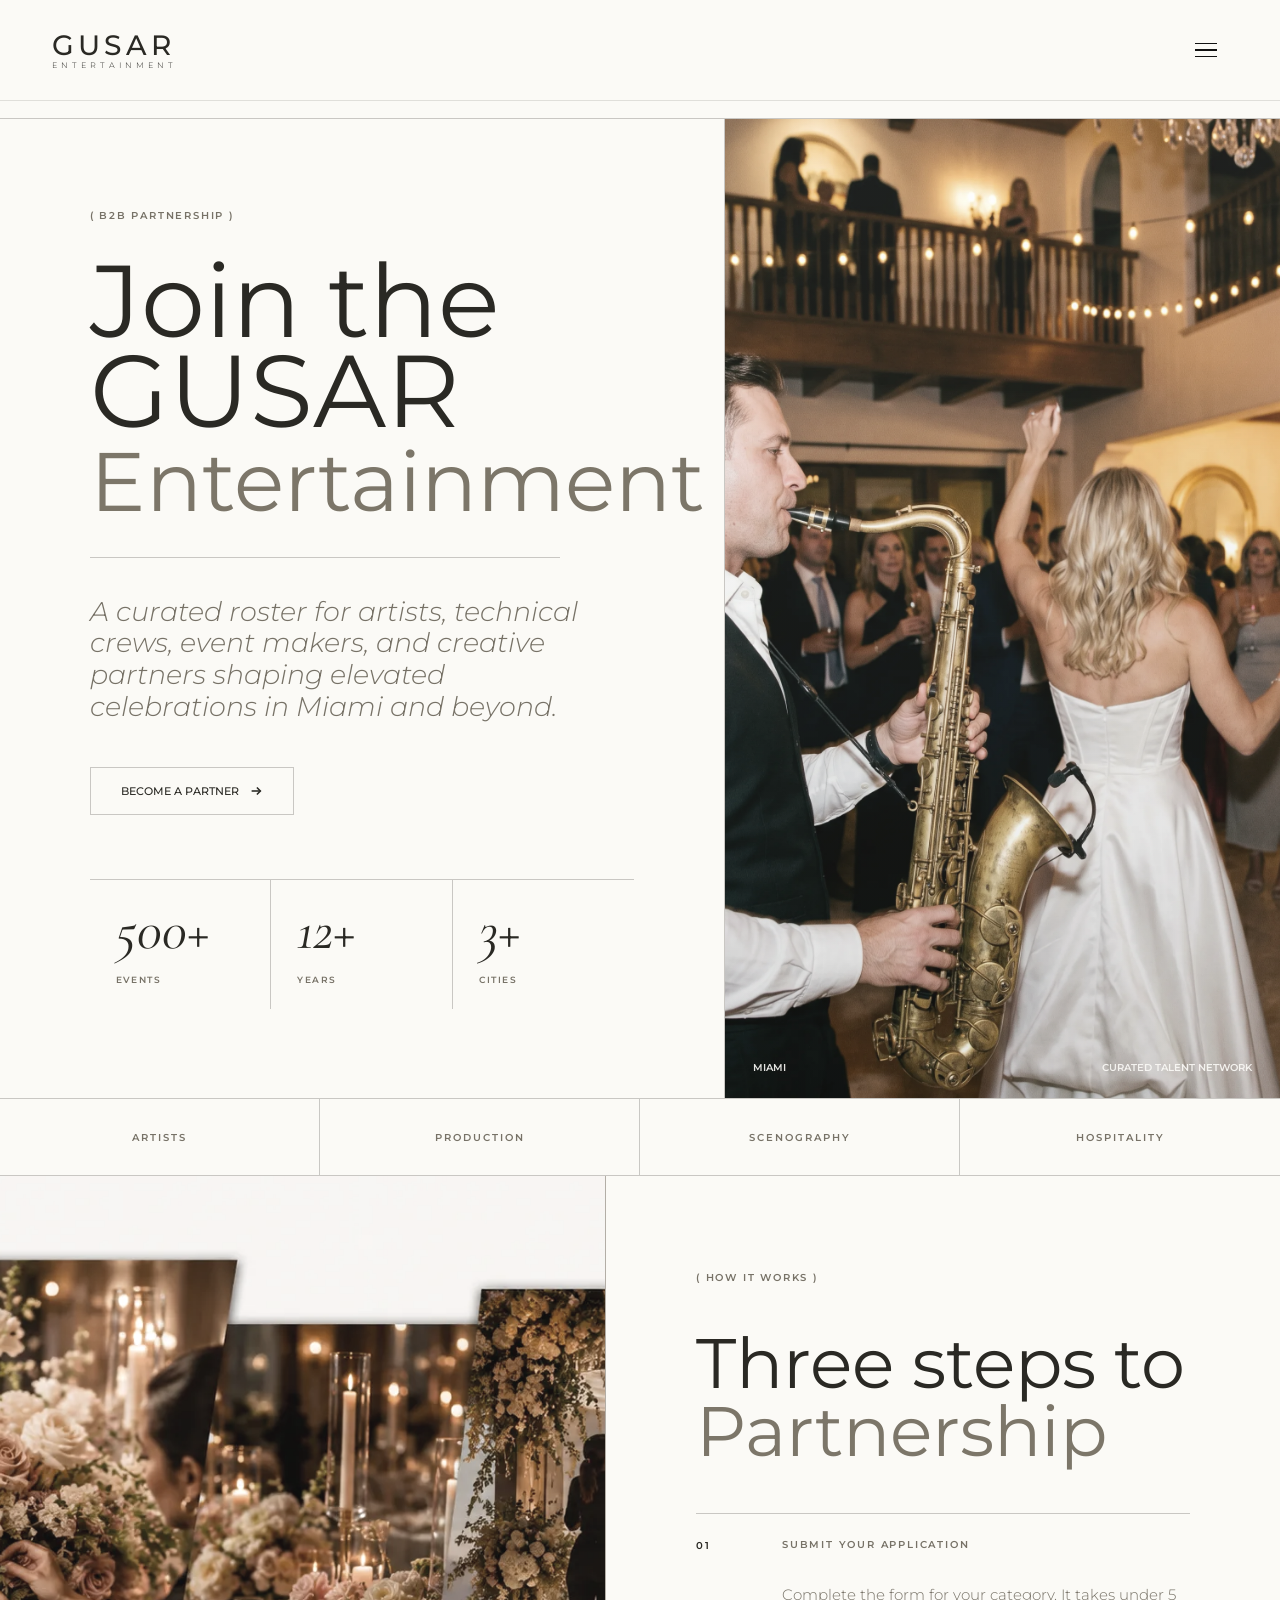
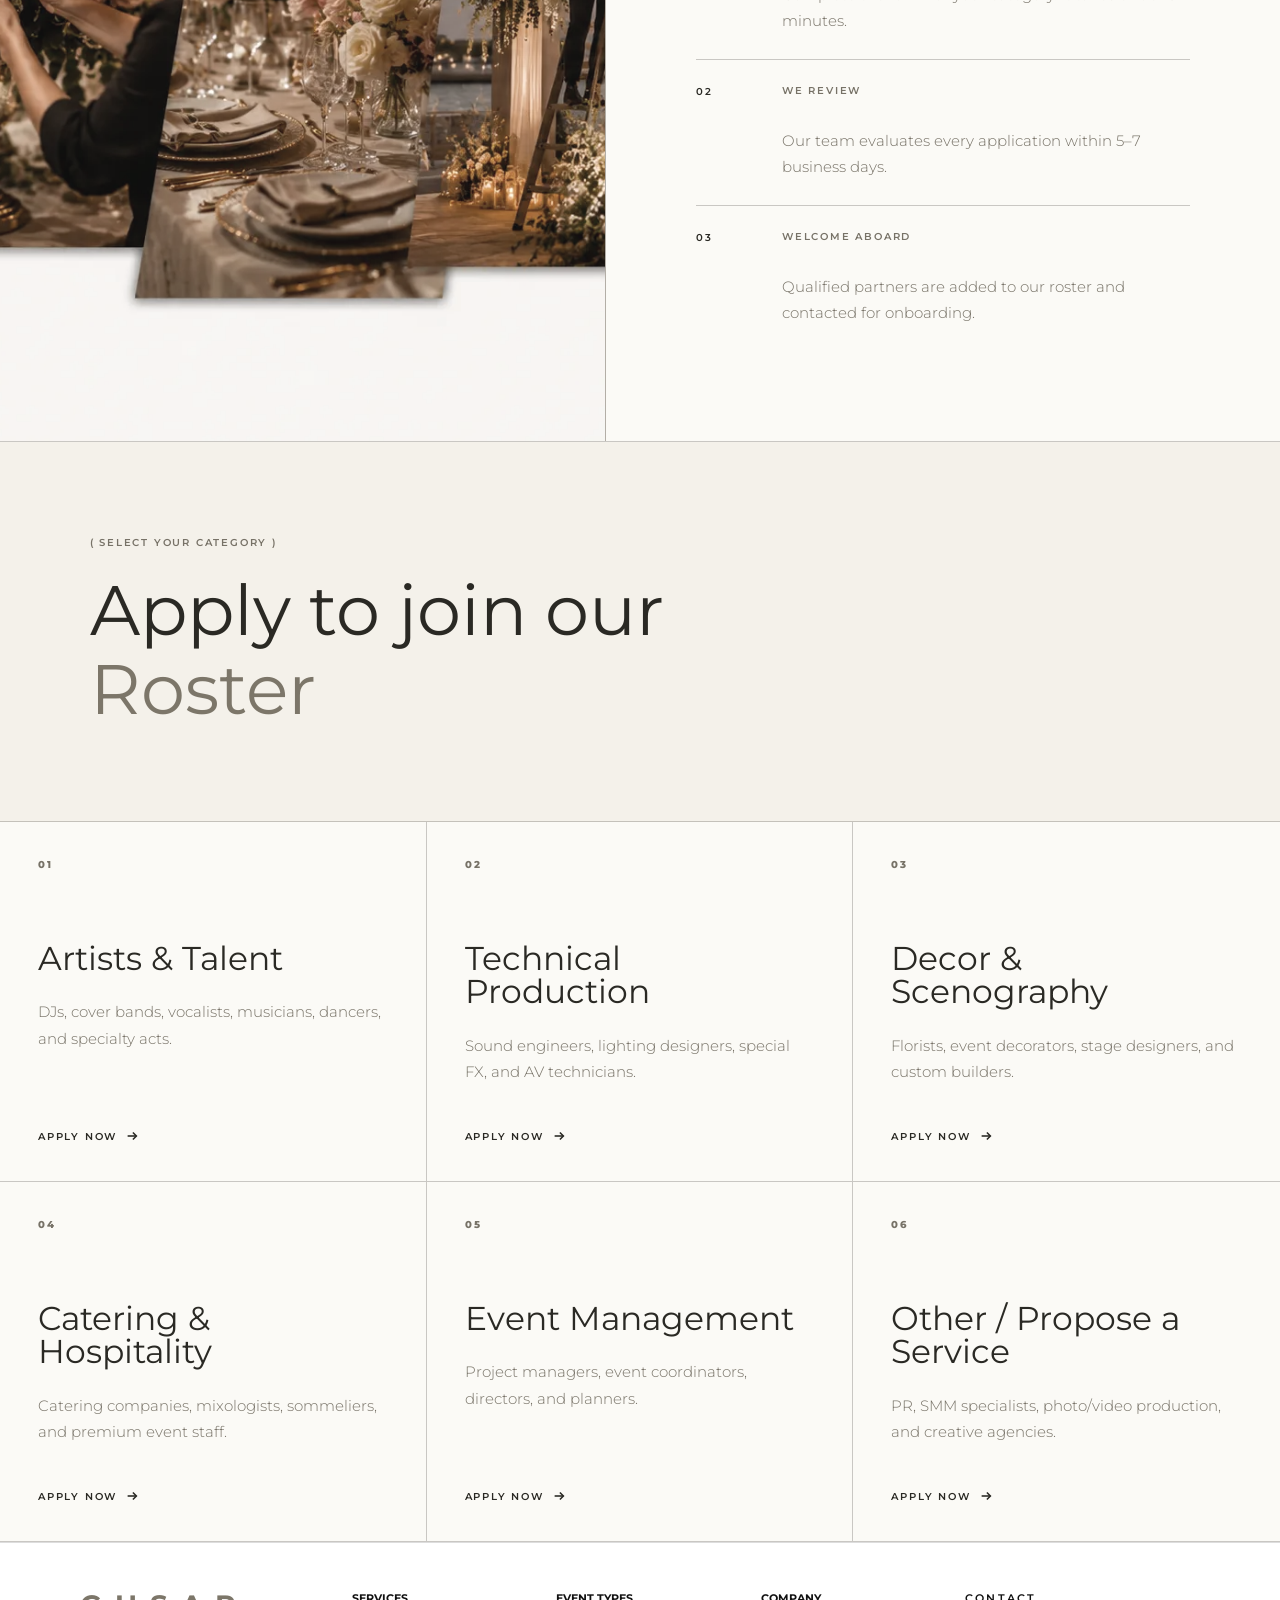
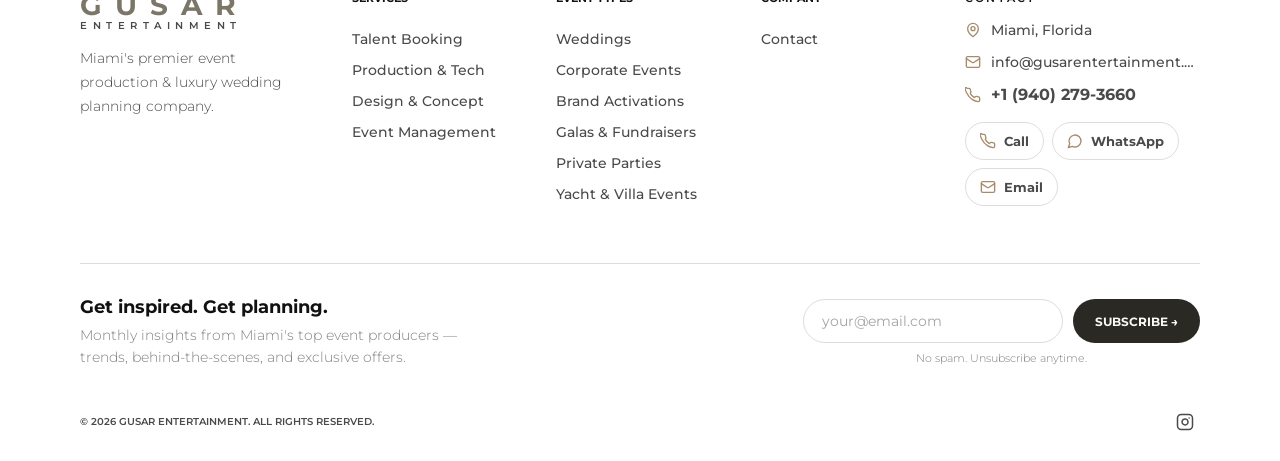
<file: partnership.html>
<!DOCTYPE html>
<html lang="en">
<head>
  <meta charset="UTF-8">
  <meta name="viewport" content="width=device-width, initial-scale=1.0, minimum-scale=1.0, maximum-scale=1.0, user-scalable=no, viewport-fit=cover">
  <meta name="theme-color" content="transparent">
  <meta name="apple-mobile-web-app-capable" content="yes">
  <meta name="apple-mobile-web-app-status-bar-style" content="black-translucent">
  <meta name="color-scheme" content="light">
  <title>Partnership - GUSAR Entertainment</title>
  <link rel="preconnect" href="https://fonts.googleapis.com">
  <link rel="preconnect" href="https://fonts.gstatic.com" crossorigin>
  <link href="https://fonts.googleapis.com/css2?family=Cormorant+Garamond:ital,wght@0,400;0,500;1,400;1,500&family=Montserrat:wght@300;400;500;600;700&family=Jost:wght@300;400;500&display=swap" rel="stylesheet">
  <link rel="stylesheet" href="css/style.css?v=side-glass-nav-3">
  <style>
    /* ═══════════════════════════════════════════
       LUXURY LIGHT MINIMALISM — PARTNERSHIP
       ═══════════════════════════════════════════ */
    .partnership-page {
      --pp-bg:       #FFFFFF;
      --pp-bg2:      #FFFFFF;
      --pp-bg3:      #F8F6F1;
      --pp-bg4:      #FFFFFF;
      --pp-light-bg: #FFFFFF;
      --pp-light-card: #F8F6F1;
      --pp-light-text: #111111;
      --pp-light-muted: #4A4A4A;
      --pp-card-bg:  #FFFFFF;
      --pp-card-bg2: #F8F6F1;
      --pp-text:     #111111;
      --pp-text2:    #4A4A4A;
      --pp-accent:   #A67C2D;
      --pp-accent-l: #C29A4A;
      --pp-gold:     #A67C2D;
      --pp-border:   rgba(17, 17, 17, 0.14);
      --pp-border-h: rgba(166, 124, 45, 0.48);
      --pp-button-bg: #111111;
      --pp-button-text: #FFFFFF;
      --pp-ease:     cubic-bezier(0.4, 0, 0.2, 1);
      background: var(--pp-bg);
      color: var(--pp-text);
    }

    /* Base font */
    .partnership-page,
    .partnership-page * {
      font-family: 'Jost', 'Inter', sans-serif !important;
    }
    .partnership-page #cursor {
      background: var(--pp-button-bg) !important;
    }

    /* ── SCROLL ANIMATIONS ── */
    .fade-up {
      opacity: 0;
      transform: translateY(20px);
      transition: opacity 0.7s var(--pp-ease), transform 0.7s var(--pp-ease);
    }
    .fade-up.in { opacity: 1; transform: translateY(0); }
    .fade-up.d1 { transition-delay: 0.1s; }
    .fade-up.d2 { transition-delay: 0.2s; }
    .fade-up.d3 { transition-delay: 0.3s; }
    .fade-up.d4 { transition-delay: 0.4s; }

    /* ── NAV ── */
    .partnership-page nav,
    .partnership-page nav.scrolled,
    body.partnership-page.page-scrolled nav {
      background: rgba(255, 255, 255, 0.84) !important;
      backdrop-filter: blur(28px) saturate(145%) !important;
      -webkit-backdrop-filter: blur(28px) saturate(145%) !important;
      border-bottom: 1px solid rgba(17, 17, 17, 0.1) !important;
      box-shadow: 0 10px 34px rgba(17, 17, 17, 0.07) !important;
    }
    .partnership-page .nav-logo-top {
      color: var(--pp-accent) !important;
      font-family: 'Montserrat', sans-serif !important;
      letter-spacing: 0.15em !important;
    }
    .partnership-page .nav-logo-sub {
      color: var(--pp-text2) !important;
      letter-spacing: 0.58em !important;
      width: 100% !important;
      text-align: center !important;
    }
    .partnership-page .nav-links a {
      color: var(--pp-text2) !important;
      font-family: 'Montserrat', sans-serif !important;
      letter-spacing: 0.1em !important;
      font-weight: 500 !important;
      font-size: 11px !important;
    }
    .partnership-page .nav-links a:hover { color: var(--pp-accent) !important; }
    .partnership-page .nav-links a[href="partnership.html"] {
      color: var(--pp-accent) !important;
      font-weight: 600 !important;
    }
    .partnership-page .nav-call {
      color: var(--pp-accent) !important;
      border: 1px solid var(--pp-border) !important;
      border-radius: 30px !important;
      animation: none !important;
      background: transparent !important;
      font-family: 'Montserrat', sans-serif !important;
      font-size: 10px !important;
      letter-spacing: 0.12em !important;
    }
    .partnership-page .nav-call:hover {
      background: var(--pp-button-bg) !important;
      border-color: var(--pp-button-bg) !important;
      color: var(--pp-button-text) !important;
    }
    .partnership-page .nav-wa {
      color: var(--pp-text2) !important;
      border: 1px solid var(--pp-border) !important;
      border-radius: 30px !important;
      animation: none !important;
      background: transparent !important;
    }
    .partnership-page .nav-wa:hover {
      border-color: var(--pp-button-bg) !important;
      color: var(--pp-accent-l) !important;
    }
    .partnership-page .nav-burger span { background: var(--pp-text) !important; }

    @media (max-width: 900px) {
      .partnership-page nav,
      .partnership-page nav.scrolled,
      body.partnership-page.page-scrolled nav {
        padding: calc(env(safe-area-inset-top,0px) + 14px) 20px 14px !important;
        justify-content: space-between !important;
        backdrop-filter: none !important;
        -webkit-backdrop-filter: none !important;
        box-shadow: 0 6px 18px rgba(17, 17, 17, 0.08) !important;
      }
      .partnership-page .nav-logo {
        position: static !important;
        transform: none !important;
        align-items: flex-start !important;
        margin-right: auto !important;
      }
      .partnership-page .nav-links-left,
      .partnership-page .nav-links-right { display: none !important; }
      .partnership-page .nav-right { display: flex !important; align-items: center !important; gap: 8px !important; margin-left: auto !important; }
      .partnership-page .nav-actions { display: flex !important; align-items: center !important; gap: 8px !important; }
      .partnership-page .nav-call,
      .partnership-page .nav-wa { min-height: 38px !important; padding: 0 11px !important; font-size: 8px !important; white-space: nowrap !important; }
      .partnership-page .nav-burger { display: flex !important; margin-left: 0 !important; }
    }
    @media (max-width: 430px) {
      .partnership-page nav,
      .partnership-page nav.scrolled,
      body.partnership-page.page-scrolled nav { padding: calc(env(safe-area-inset-top,0px) + 12px) 14px 12px !important; }
      .partnership-page .nav-logo-top { font-size: 22px !important; }
      .partnership-page .nav-logo-sub { font-size: 6px !important; letter-spacing: 1em !important; }
      .partnership-page .nav-call,
      .partnership-page .nav-wa { width: 38px !important; min-height: 38px !important; padding: 0 !important; font-size: 0 !important; justify-content: center !important; }
      .partnership-page .nav-burger { width: 38px !important; height: 38px !important; }
    }

    /* ════════════════════════
       HERO
       ════════════════════════ */
    .pp-hero {
      padding: 160px 52px 100px;
      text-align: center;
      background: var(--pp-bg);
      position: relative;
      overflow: hidden;
      min-height: 100svh;
      display: flex;
      align-items: center;
      justify-content: center;
    }
    .pp-hero::before {
      content: '';
      position: absolute;
      inset: 0;
      background: radial-gradient(ellipse 80% 60% at 50% 0%, rgba(166, 124, 45, 0.12) 0%, transparent 72%);
      pointer-events: none;
    }
    .pp-hero-inner { max-width: 820px; width: 100%; position: relative; }

    .pp-section-label {
      display: inline-block;
      font-family: 'Montserrat', sans-serif !important;
      font-size: 10px;
      font-weight: 600;
      letter-spacing: 0.4em;
      text-transform: uppercase;
      color: var(--pp-text2);
      margin-bottom: 40px;
    }

    .pp-hero h1 { margin: 0 0 36px; line-height: 1; }
    .pp-hero .pp-section-label { color: var(--pp-text); }
    .pp-hero-join {
      display: block;
      font-family: 'Cormorant Garamond', serif !important;
      font-size: clamp(28px, 4vw, 52px);
      font-weight: 400;
      font-style: italic;
      color: var(--pp-accent);
      line-height: 1.1;
      margin-bottom: 4px;
    }
    .pp-hero-name {
      display: block;
      font-family: 'Montserrat', sans-serif !important;
      font-size: clamp(44px, 8vw, 96px);
      font-weight: 700;
      letter-spacing: 0.1em;
      text-transform: uppercase;
      color: var(--pp-accent);
      line-height: 1;
      margin-bottom: 4px;
    }
    .pp-hero-network {
      display: block;
      font-family: 'Montserrat', sans-serif !important;
      font-size: clamp(14px, 2vw, 22px);
      font-weight: 300;
      letter-spacing: 0.4em;
      text-transform: uppercase;
      color: var(--pp-accent);
      line-height: 1;
    }
    .pp-hero-entertainment {
      display: block;
      font-family: 'Montserrat', sans-serif !important;
      font-size: clamp(12px, 1.55vw, 18px);
      font-weight: 300;
      letter-spacing: 0.56em;
      text-transform: uppercase;
      color: var(--pp-accent);
      line-height: 1;
      margin-top: 6px;
      padding-left: 0.56em;
    }

    .pp-divider-line {
      width: 60px;
      height: 1px;
      background: var(--pp-border-h);
      margin: 40px auto;
    }

    .pp-subtitle {
      font-size: 16px;
      font-weight: 300;
      color: var(--pp-text);
      line-height: 1.8;
      max-width: 480px;
      margin: 0 auto 52px;
    }

    .pp-btn {
      display: inline-flex;
      align-items: center;
      gap: 10px;
      background: var(--pp-button-bg);
      border: 1px solid var(--pp-button-bg);
      color: var(--pp-button-text);
      padding: 14px 44px;
      border-radius: 30px;
      font-family: 'Montserrat', sans-serif !important;
      font-weight: 500;
      font-size: 11px;
      letter-spacing: 0.25em;
      text-transform: uppercase;
      text-decoration: none;
      cursor: pointer;
      transition: all 0.4s var(--pp-ease);
      margin-bottom: 72px;
    }
    .pp-btn:hover {
      background: transparent;
      border-color: var(--pp-button-bg);
      color: var(--pp-text);
    }
    .pp-btn svg { width: 14px; height: 14px; flex-shrink: 0; transition: transform 0.3s; }
    .pp-btn:hover svg { transform: translateX(4px); }

    .pp-stats {
      display: flex;
      align-items: center;
      justify-content: center;
      border-top: 1px solid var(--pp-border-h);
      padding-top: 52px;
    }
    .pp-stat { flex: 1; text-align: center; padding: 0 32px; }
    .pp-stat strong {
      display: block;
      font-family: 'Cormorant Garamond', serif !important;
      font-size: clamp(38px, 5vw, 64px);
      font-weight: 400;
      font-style: italic;
      color: var(--pp-accent);
      line-height: 1;
      margin-bottom: 10px;
    }
    .pp-stat span {
      font-family: 'Montserrat', sans-serif !important;
      font-size: 9px;
      text-transform: uppercase;
      letter-spacing: 0.3em;
      color: var(--pp-text);
      font-weight: 600;
    }
    .pp-stat-sep { width: 1px; height: 48px; background: var(--pp-border-h); flex-shrink: 0; }

    /* ════════════════════════
       HOW IT WORKS
       ════════════════════════ */
    .hiw-section {
      padding: 22px 52px 42px;
      background: var(--pp-light-bg);
      border-top: 1px solid var(--pp-border);
      border-bottom: 1px solid var(--pp-border);
    }
    .hiw-inner { max-width: 1080px; margin: 0 auto; }
    .hiw-header { text-align: center; margin-bottom: 24px; }

    .hiw-heading {
      font-family: 'Cormorant Garamond', serif !important;
      font-size: clamp(30px, 3.8vw, 48px);
      font-weight: 400;
      font-style: italic;
      color: var(--pp-accent);
      line-height: 1.1;
      margin: 6px 0 2px;
    }
    .hiw-heading-caps {
      display: block;
      font-family: 'Montserrat', sans-serif !important;
      font-size: clamp(12px, 1.4vw, 15px);
      font-weight: 700;
      letter-spacing: 0.28em;
      text-transform: uppercase;
      color: var(--pp-light-text);
      font-style: normal;
    }

    .hiw-grid {
      display: grid;
      grid-template-columns: repeat(3, 1fr);
      border: 1px solid var(--pp-border);
    }
    @media (min-width: 901px) {
      .hiw-grid { min-height: 0; }
      .hiw-icon-wrap svg { width: 17px; height: 17px; }
    }
    .hiw-step {
      position: relative;
      padding: 24px 32px 26px;
      overflow: hidden;
      background: var(--pp-light-bg);
      transition: background 0.4s var(--pp-ease);
    }
    .hiw-step:hover { background: var(--pp-light-card); }
    .hiw-step-border { border-right: 1px solid var(--pp-border); }

    .hiw-bg-num {
      position: absolute;
      top: -6px;
      right: 18px;
      font-family: 'Montserrat', sans-serif !important;
      font-size: 78px;
      font-weight: 800;
      color: var(--pp-accent);
      opacity: 0.13;
      line-height: 1;
      user-select: none;
      pointer-events: none;
      letter-spacing: -0.05em;
      transition: opacity 0.4s;
    }
    .hiw-step:hover .hiw-bg-num { opacity: 0.18; }

    .hiw-num {
      display: inline-block;
      font-family: 'Montserrat', sans-serif !important;
      font-size: 10px;
      font-weight: 600;
      letter-spacing: 0.3em;
      color: var(--pp-light-muted);
      text-transform: uppercase;
      margin-bottom: 12px;
    }

    .hiw-icon-wrap {
      width: 38px;
      height: 38px;
      border: 1px solid var(--pp-border);
      border-radius: 50%;
      display: flex;
      align-items: center;
      justify-content: center;
      color: var(--pp-accent);
      margin-bottom: 14px;
      transition: border-color 0.4s, background 0.4s;
    }
    .hiw-step:hover .hiw-icon-wrap {
      border-color: var(--pp-accent);
      background: transparent;
    }

    .hiw-title {
      font-family: 'Montserrat', sans-serif !important;
      font-size: 12px;
      font-weight: 600;
      color: var(--pp-light-text);
      text-transform: uppercase;
      letter-spacing: 0.15em;
      margin: 0 0 8px;
      line-height: 1.25;
    }
    .hiw-desc {
      font-size: 14px;
      font-weight: 300;
      color: var(--pp-light-muted);
      line-height: 1.45;
      margin: 0;
    }
    .hiw-deco-line {
      margin-top: 36px;
      width: 0;
      height: 1px;
      background: var(--pp-accent);
      opacity: 0.35;
      transition: width 0.7s var(--pp-ease);
    }
    .hiw-step:hover .hiw-deco-line { width: 100%; }

    /* ════════════════════════
       CATEGORIES
       ════════════════════════ */
    .pp-cats {
      padding: 100px 52px 120px;
      background: var(--pp-bg2);
      border-top: 1px solid var(--pp-border);
    }
    .pp-cats-inner { max-width: 1200px; margin: 0 auto; }
    .pp-cats-header {
      width: min(100%, 360px);
      margin: 0 auto 42px;
      text-align: center;
    }

    .pp-cats-header .pp-section-label {
      margin-bottom: 28px;
      letter-spacing: 0.32em;
      white-space: nowrap;
    }

    .pp-cats-title-d {
      font-family: 'Cormorant Garamond', serif !important;
      font-size: clamp(30px, 3.2vw, 42px);
      font-weight: 400;
      font-style: italic;
      color: var(--pp-accent);
      line-height: 0.98;
      margin: 0;
    }
    .pp-cats-title-caps {
      display: block;
      font-family: 'Montserrat', sans-serif !important;
      font-size: clamp(11px, 1.1vw, 13px);
      font-weight: 700;
      letter-spacing: 0.24em;
      line-height: 1.2;
      margin-top: 2px;
      text-transform: uppercase;
      color: var(--pp-text);
      font-style: normal;
    }

    .pp-cards-grid {
      display: grid;
      grid-template-columns: repeat(3, 1fr);
      gap: 1px;
      background: var(--pp-border);
      border: 1px solid var(--pp-border);
    }
    .pp-card {
      background: var(--pp-card-bg);
      padding: 48px 40px 44px;
      position: relative;
      overflow: hidden;
      text-decoration: none;
      color: var(--pp-text);
      display: flex;
      flex-direction: column;
      cursor: pointer;
      transition: background 0.4s var(--pp-ease);
    }
    .pp-card:hover { background: var(--pp-card-bg2); }
    .pp-card-num {
      position: absolute;
      top: 20px;
      right: 28px;
      font-family: 'Montserrat', sans-serif !important;
      font-size: 72px;
      font-weight: 800;
      color: var(--pp-accent);
      opacity: 0.04;
      line-height: 1;
      user-select: none;
      pointer-events: none;
      letter-spacing: -0.05em;
      transition: opacity 0.4s;
    }
    .pp-card:hover .pp-card-num { opacity: 0.09; }
    .pp-card-icon {
      width: 44px;
      height: 44px;
      border: 1px solid var(--pp-border);
      border-radius: 50%;
      display: flex;
      align-items: center;
      justify-content: center;
      color: var(--pp-accent);
      margin-bottom: 28px;
      flex-shrink: 0;
      transition: border-color 0.4s, background 0.4s;
    }
    .pp-card:hover .pp-card-icon {
      border-color: var(--pp-accent);
      background: transparent;
    }
    .pp-card-title {
      font-family: 'Montserrat', sans-serif !important;
      font-size: 12px;
      font-weight: 600;
      color: var(--pp-text);
      text-transform: uppercase;
      letter-spacing: 0.12em;
      margin: 0 0 14px;
      line-height: 1.3;
    }
    .pp-card-desc {
      font-size: 14px;
      font-weight: 300;
      color: var(--pp-text2);
      line-height: 1.8;
      flex: 1;
      margin: 0 0 32px;
    }
    .pp-card-cta {
      display: inline-flex;
      align-items: center;
      gap: 8px;
      font-family: 'Montserrat', sans-serif !important;
      font-size: 10px;
      font-weight: 600;
      letter-spacing: 0.2em;
      text-transform: uppercase;
      color: var(--pp-text2);
      transition: gap 0.3s, color 0.3s;
    }
    .pp-card:hover .pp-card-cta { gap: 14px; color: var(--pp-accent); }
    .pp-card-cta svg { width: 14px; height: 14px; transition: transform 0.3s; }
    .pp-card:hover .pp-card-cta svg { transform: translateX(4px); }

    /* ════════════════════════
       FOOTER OVERRIDES
       ════════════════════════ */
    .partnership-page footer {
      background: var(--pp-bg4) !important;
      border-top: 1px solid var(--pp-border) !important;
    }
    .partnership-page footer .nf-logo-name { color: var(--pp-accent) !important; }
    .partnership-page footer .nf-logo-sub,
    .partnership-page footer .nf-brand-desc { color: var(--pp-text2) !important; }
    .partnership-page footer .nf-col-title { color: var(--pp-text) !important; }
    .partnership-page footer .nf-col-title .mmcl-accent,
    .partnership-page footer .nf-list .mmcl-accent {
      color: currentColor !important;
      -webkit-text-fill-color: currentColor !important;
    }
    .partnership-page footer .nf-acc-btn { color: var(--pp-text) !important; background: transparent !important; border-color: transparent !important; }
    .partnership-page footer .nf-chevron { color: var(--pp-text2) !important; }
    .partnership-page footer .nf-list a,
    .partnership-page footer .nf-contact-item,
    .partnership-page footer .nf-action,
    .partnership-page footer .nf-wa,
    .partnership-page footer .nf-copy,
    .partnership-page footer .nf-social-link,
    .partnership-page footer .nf-tiktok { color: var(--pp-text2) !important; }
    .partnership-page footer .nf-action,
    .partnership-page footer .nf-wa {
      background: transparent !important;
      border-color: var(--pp-border) !important;
    }
    .partnership-page footer .nf-list a:hover,
    .partnership-page footer .nf-contact-item:hover,
    .partnership-page footer .nf-action:hover,
    .partnership-page footer .nf-wa:hover,
    .partnership-page footer .nf-social-link:hover { color: var(--pp-accent) !important; }
    .partnership-page footer .nf-action:hover,
    .partnership-page footer .nf-wa:hover { background: var(--pp-button-bg) !important; color: var(--pp-button-text) !important; }
    .partnership-page footer .nf-bottom {
      border-top: 0 !important;
      padding-top: 10px !important;
    }
    .partnership-page footer .nf-newsletter {
      border-top-color: var(--pp-border) !important;
      border-bottom: 0 !important;
      margin-bottom: 10px !important;
      padding-bottom: 18px !important;
    }
    .partnership-page footer .nf-newsletter-headline { color: var(--pp-text) !important; }
    .partnership-page footer .nf-newsletter-sub,
    .partnership-page footer .nf-newsletter-note { color: var(--pp-text2) !important; opacity: 0.7; }
    .partnership-page footer .nf-newsletter-input { border-color: var(--pp-border) !important; color: var(--pp-text) !important; }
    .partnership-page footer .nf-newsletter-input::placeholder { color: var(--pp-text2) !important; opacity: 0.5; }
    .partnership-page footer .nf-newsletter-btn { background: var(--pp-button-bg) !important; color: var(--pp-button-text) !important; }
    .partnership-page footer .nf-newsletter-btn:hover { background: var(--pp-accent-l) !important; }

    /* ════════════════════════
       MOBILE
       ════════════════════════ */
    @media (max-width: 900px) {
      .pp-hero { padding: 140px 28px 72px; min-height: auto; }
      .pp-stat { padding: 0 20px; }
      .pp-stat strong { font-size: 36px; }
      .hiw-section { padding: 20px 28px 34px; }
      .hiw-header { margin-bottom: 18px; }
      .hiw-heading { font-size: 31px; margin: 6px 0 2px; }
      .hiw-heading-caps { font-size: 11px; letter-spacing: 0.22em; }
      .hiw-grid { grid-template-columns: 1fr; }
      .hiw-step {
        display: grid;
        grid-template-columns: 34px 1fr;
        column-gap: 14px;
        align-items: start;
        padding: 14px 18px;
      }
      .hiw-step-border { border-right: none; border-bottom: 1px solid var(--pp-border); }
      .hiw-bg-num {
        top: 8px;
        right: 14px;
        font-size: 48px;
      }
      .hiw-num {
        grid-column: 1;
        grid-row: 1;
        margin: 2px 0 0;
        font-size: 8px;
        letter-spacing: 0.18em;
      }
      .hiw-icon-wrap {
        grid-column: 1;
        grid-row: 2 / span 2;
        width: 32px;
        height: 32px;
        margin: 14px 0 0;
      }
      .hiw-icon-wrap svg { width: 16px; height: 16px; }
      .hiw-text-wrap {
        grid-column: 2;
        grid-row: 1 / span 3;
      }
      .hiw-title {
        font-size: 10px;
        letter-spacing: 0.12em;
        margin: 0 0 6px;
      }
      .hiw-desc {
        font-size: 13px;
        line-height: 1.45;
      }
      .hiw-deco-line { display: none; }
      .pp-cats { padding: 72px 28px 88px; }
      .pp-cards-grid { grid-template-columns: repeat(2, 1fr); }
      .pp-card { padding: 36px 28px 32px; }
      .partnership-page footer { background: var(--pp-bg4) !important; }
    }
    @media (max-width: 560px) {
      .pp-hero {
        min-height: calc(100svh - 56px);
        padding: 88px 20px 48px;
        align-items: flex-start;
      }
      .pp-hero .fade-up {
        opacity: 1;
        transform: none;
        transition: none;
      }
      .pp-hero .pp-section-label { margin-bottom: 26px; }
      .pp-hero h1 { margin-bottom: 28px; }
      .pp-divider-line { margin: 30px auto; }
      .pp-subtitle { margin-bottom: 34px; }
      .pp-btn { margin-bottom: 46px; }
      .pp-stats {
        flex-direction: row;
        gap: 0;
        padding-top: 40px;
      }
      .pp-stat {
        min-width: 0;
        padding: 0 8px;
      }
      .pp-stat strong { font-size: 32px; }
      .pp-stat span {
        font-size: 8px;
        letter-spacing: 0.22em;
      }
      .pp-stat-sep {
        width: 1px;
        height: 44px;
      }
      .hiw-section { padding: 18px 20px 30px; }
      .hiw-header { margin-bottom: 14px; }
      .hiw-heading { font-size: 28px; }
      .hiw-step { padding: 13px 14px; }
      .pp-cats { padding: 56px 20px 72px; }
      .pp-cats-header {
        width: min(100%, 300px);
        margin-bottom: 34px;
      }
      .pp-cats-header .pp-section-label {
        margin-bottom: 24px;
        letter-spacing: 0.24em;
        font-size: 9px;
      }
      .pp-cats-title-d {
        font-size: 32px;
      }
      .pp-cats-title-caps {
        font-size: 11px;
        letter-spacing: 0.2em;
      }
      .pp-cards-grid { grid-template-columns: 1fr; }
    }

    /* Match the shared home navigation treatment */
    .partnership-page nav,
    .partnership-page nav.scrolled,
    body.partnership-page.page-scrolled nav {
      background: rgba(255, 255, 255, 0.055) !important;
      backdrop-filter: blur(28px) saturate(145%) !important;
      -webkit-backdrop-filter: blur(28px) saturate(145%) !important;
      border-bottom: 1px solid rgba(255, 255, 255, 0.1) !important;
      box-shadow: 0 10px 34px rgba(0, 0, 0, 0.34) !important;
    }

    @media (max-width: 900px) {
      .partnership-page nav,
      .partnership-page nav.scrolled,
      body.partnership-page.page-scrolled nav {
        background: rgba(255, 255, 255, 0.94) !important;
        backdrop-filter: none !important;
        -webkit-backdrop-filter: none !important;
        box-shadow: 0 6px 18px rgba(17, 17, 17, 0.08) !important;
      }
    }

    .partnership-page .nav-logo-sub {
      width: auto !important;
      letter-spacing: 0.5em !important;
      text-align: left !important;
    }

    .partnership-page .nav-cta {
      display: inline-flex !important;
      align-items: center !important;
      justify-content: center !important;
      min-height: 40px !important;
      padding: 0 18px !important;
      border-radius: 999px !important;
      background: var(--pp-button-bg) !important;
      border: 1px solid var(--pp-button-bg) !important;
      color: var(--pp-button-text) !important;
      font-family: "Montserrat", sans-serif !important;
      font-size: 10px !important;
      font-weight: 600 !important;
      letter-spacing: 0.12em !important;
      text-transform: uppercase !important;
      text-decoration: none !important;
      white-space: nowrap !important;
      gap: 8px !important;
    }

    .partnership-page .nav-cta:hover {
      transform: translateY(-1px) !important;
      background: var(--pp-accent) !important;
      border-color: var(--pp-accent) !important;
      color: #111111 !important;
    }

    .partnership-page .nav-arrow {
      display: inline-block !important;
      transition: transform 0.25s !important;
    }

    .partnership-page .nav-cta:hover .nav-arrow {
      transform: translateX(3px) !important;
    }

    .partnership-page footer .nf-logo-wrap {
      display: inline-block;
      width: 156px;
    }

    .partnership-page footer .nf-logo-name {
      display: flex;
      justify-content: space-between;
      width: 100%;
      letter-spacing: 0 !important;
      line-height: 1 !important;
      white-space: nowrap;
    }

    .partnership-page footer .nf-logo-sub {
      display: flex;
      justify-content: space-between;
      width: 100%;
      letter-spacing: 0 !important;
      line-height: 1 !important;
      white-space: nowrap;
    }

    @media (min-width: 901px) {
      .partnership-page nav,
      .partnership-page nav.scrolled,
      body.partnership-page.page-scrolled nav {
        justify-content: flex-start !important;
        gap: clamp(16px, 1.7vw, 28px) !important;
      }

      .partnership-page .nav-logo {
        position: static !important;
        order: 1 !important;
        flex: 0 0 auto !important;
        align-items: flex-start !important;
        margin: 0 clamp(8px, 1vw, 18px) 0 0 !important;
        transform: none !important;
      }

      .partnership-page .nav-links-left {
        order: 2 !important;
      }

      .partnership-page .nav-right {
        order: 3 !important;
        flex: 1 1 auto !important;
        min-width: 0 !important;
        justify-content: space-between !important;
        gap: clamp(16px, 1.5vw, 26px) !important;
      }

      .partnership-page .nav-links {
        gap: clamp(18px, 2vw, 34px) !important;
        flex: 0 1 auto !important;
      }

      .partnership-page .nav-links-right {
        margin-right: auto !important;
      }

      .partnership-page .nav-actions {
        flex: 0 0 auto !important;
        margin-left: auto !important;
      }
    }

    @media (min-width: 901px) and (max-width: 1240px) {
      .partnership-page nav,
      .partnership-page nav.scrolled,
      body.partnership-page.page-scrolled nav {
        padding-left: 28px !important;
        padding-right: 28px !important;
        gap: 14px !important;
      }

      .partnership-page .nav-links {
        gap: 16px !important;
      }

      .partnership-page .nav-links a {
        font-size: 10px !important;
        letter-spacing: 0.08em !important;
      }

      .partnership-page .nav-logo-top {
        font-size: 24px !important;
      }

      .partnership-page .nav-logo-sub {
        font-size: 6px !important;
        letter-spacing: 0.42em !important;
      }

      .partnership-page .nav-call,
      .partnership-page .nav-wa,
      .partnership-page .nav-cta {
        padding-left: 12px !important;
        padding-right: 12px !important;
        font-size: 9px !important;
        letter-spacing: 0.08em !important;
      }
    }

    @media (max-width: 900px) {
      .partnership-page .nav-cta {
        min-height: 38px !important;
        padding: 0 14px !important;
        font-size: 9px !important;
        letter-spacing: 0.1em !important;
      }
    }

    @media (max-width: 560px) {
      .partnership-page .nav-call,
      .partnership-page .nav-wa {
        display: none !important;
      }

      .partnership-page .nav-cta {
        min-height: 36px !important;
        padding: 0 12px !important;
        font-size: 8px !important;
        letter-spacing: 0.08em !important;
      }

      .partnership-page .nav-cta .nav-arrow {
        display: none !important;
      }
    }

    /* ═══════════════════════════════════════════
       EDITORIAL MINIMAL REFRESH
       ═══════════════════════════════════════════ */
    .partnership-page {
      --pp-bg: #fbfaf6;
      --pp-bg2: #f4f1ea;
      --pp-bg3: #ebe6dc;
      --pp-ink: #2a2924;
      --pp-soft: #777267;
      --pp-line: rgba(42, 41, 36, 0.24);
      --pp-line-soft: rgba(42, 41, 36, 0.13);
      --pp-accent: #7c7669;
      --pp-accent-l: #a09a8d;
      --pp-button-bg: #2a2924;
      --pp-button-text: #fbfaf6;
      background: var(--pp-bg) !important;
      color: var(--pp-ink) !important;
    }

    .partnership-page,
    .partnership-page * {
      letter-spacing: 0;
    }

    .partnership-page nav,
    .partnership-page nav.scrolled,
    body.partnership-page.page-scrolled nav {
      background: rgba(251, 250, 246, 0.88) !important;
      border-bottom: 1px solid var(--pp-line-soft) !important;
      box-shadow: none !important;
    }

    .partnership-page .nav-logo-top,
    .partnership-page .nav-logo-sub,
    .partnership-page .nav-links a,
    .partnership-page .nav-call,
    .partnership-page .nav-wa {
      color: var(--pp-ink) !important;
    }

    .partnership-page .nav-cta {
      background: transparent !important;
      border-color: var(--pp-line) !important;
      color: var(--pp-ink) !important;
    }

    .partnership-page .nav-cta:hover {
      background: var(--pp-ink) !important;
      border-color: var(--pp-ink) !important;
      color: var(--pp-bg) !important;
    }

    .pp-hero {
      min-height: 100svh;
      padding: 118px 0 0;
      align-items: stretch;
      background: var(--pp-bg) !important;
      border-bottom: 1px solid var(--pp-line);
    }

    .pp-hero::before {
      display: none;
    }

    .pp-hero-inner {
      max-width: none;
      display: grid;
      grid-template-columns: minmax(0, 0.94fr) minmax(360px, 0.72fr);
      min-height: calc(100svh - 118px);
      border-top: 1px solid var(--pp-line);
    }

    .pp-hero-copy {
      display: flex;
      flex-direction: column;
      justify-content: center;
      align-items: flex-start;
      text-align: left;
      padding: clamp(52px, 7vw, 108px);
      border-right: 1px solid var(--pp-line);
    }

    .pp-hero-art {
      position: relative;
      min-height: 620px;
      overflow: hidden;
      background: #ded9cf;
    }

    .pp-hero-art img {
      width: 100%;
      height: 100%;
      min-height: inherit;
      object-fit: cover;
      filter: saturate(0.72) contrast(0.92) brightness(1.06);
    }

    .pp-hero-art::after {
      content: "";
      position: absolute;
      inset: 0;
      background: linear-gradient(180deg, rgba(251,250,246,0.08), rgba(42,41,36,0.10));
      pointer-events: none;
    }

    .pp-art-caption {
      position: absolute;
      left: 28px;
      right: 28px;
      bottom: 24px;
      z-index: 1;
      display: flex;
      justify-content: space-between;
      gap: 18px;
      color: rgba(251,250,246,0.9);
      font-family: 'Montserrat', sans-serif !important;
      font-size: 10px;
      font-weight: 600;
      letter-spacing: 0.18em;
      text-transform: uppercase;
    }

    .pp-section-label,
    .hiw-num,
    .pp-card-cta,
    .pp-card-title,
    .hiw-title {
      font-family: 'Montserrat', sans-serif !important;
      font-size: 10px !important;
      font-weight: 600 !important;
      letter-spacing: 0.18em !important;
      color: var(--pp-soft) !important;
    }

    .pp-hero .pp-section-label {
      margin: 0 0 34px;
      color: var(--pp-soft) !important;
    }

    .pp-hero h1 {
      margin: 0;
      max-width: 760px;
    }

    .pp-hero-join,
    .pp-hero-name,
    .pp-hero-entertainment,
    .hiw-heading,
    .pp-cats-title-d {
      font-family: 'Cormorant Garamond', Georgia, serif !important;
      font-weight: 400 !important;
      font-style: normal !important;
      letter-spacing: 0 !important;
      text-transform: none !important;
      color: var(--pp-ink) !important;
    }

    .pp-hero-join,
    .pp-hero-name {
      display: inline;
      font-size: clamp(56px, 8vw, 132px);
      line-height: 0.88;
    }

    .pp-hero-entertainment {
      display: block;
      margin-top: 8px;
      padding-left: 0;
      font-size: clamp(48px, 6.5vw, 112px);
      line-height: 0.9;
      color: var(--pp-accent) !important;
    }

    .pp-divider-line {
      width: 100%;
      max-width: 470px;
      margin: 38px 0;
      background: var(--pp-line);
    }

    .pp-subtitle {
      max-width: 500px;
      margin: 0 0 44px;
      color: var(--pp-soft);
      font-family: 'Cormorant Garamond', Georgia, serif !important;
      font-size: clamp(22px, 2.1vw, 34px);
      font-style: italic;
      line-height: 1.18;
    }

    .pp-btn {
      margin: 0;
      border-radius: 0;
      background: transparent;
      color: var(--pp-ink);
      border-color: var(--pp-line);
      padding: 16px 30px;
    }

    .pp-btn:hover {
      background: var(--pp-ink);
      color: var(--pp-bg);
      border-color: var(--pp-ink);
    }

    .pp-stats {
      justify-content: stretch;
      width: 100%;
      margin-top: auto;
      padding-top: 64px;
      border-top: 0;
    }

    .pp-stat {
      padding: 22px 26px;
      border-top: 1px solid var(--pp-line);
      text-align: left;
    }

    .pp-stat strong {
      color: var(--pp-ink);
      font-size: clamp(38px, 4.4vw, 70px);
    }

    .pp-stat span {
      color: var(--pp-soft);
      letter-spacing: 0.16em;
    }

    .pp-stat-sep {
      height: auto;
      align-self: stretch;
      background: var(--pp-line);
    }

    .pp-brand-strip {
      display: grid;
      grid-template-columns: repeat(4, 1fr);
      border-bottom: 1px solid var(--pp-line);
      background: var(--pp-bg);
    }

    .pp-brand-strip span {
      min-height: 76px;
      display: grid;
      place-items: center;
      border-right: 1px solid var(--pp-line);
      color: var(--pp-soft);
      font-family: 'Montserrat', sans-serif !important;
      font-size: 10px;
      font-weight: 600;
      letter-spacing: 0.2em;
      text-transform: uppercase;
    }

    .pp-brand-strip span:last-child {
      border-right: 0;
    }

    .hiw-section {
      padding: 0;
      background: var(--pp-bg);
      border: 0;
    }

    .hiw-inner {
      max-width: none;
      display: grid;
      grid-template-columns: minmax(360px, 0.9fr) minmax(0, 1fr);
      border-bottom: 1px solid var(--pp-line);
    }

    .hiw-media {
      min-height: 700px;
      border-right: 1px solid var(--pp-line);
      overflow: hidden;
      background: #ded9cf;
    }

    .hiw-media img {
      width: 100%;
      height: 100%;
      object-fit: cover;
      filter: saturate(0.65) contrast(0.9) brightness(1.08);
    }

    .hiw-content {
      padding: clamp(54px, 7vw, 118px);
      display: flex;
      flex-direction: column;
      justify-content: center;
    }

    .hiw-header {
      text-align: left;
      margin: 0 0 46px;
    }

    .hiw-heading,
    .pp-cats-title-d {
      font-size: clamp(42px, 5.5vw, 86px);
      line-height: 0.96;
    }

    .hiw-heading-caps,
    .pp-cats-title-caps {
      font-family: 'Cormorant Garamond', Georgia, serif !important;
      font-size: inherit;
      font-weight: inherit;
      letter-spacing: 0 !important;
      text-transform: none;
      color: var(--pp-accent);
    }

    .hiw-grid {
      display: block;
      border: 0;
    }

    .hiw-step {
      display: grid;
      grid-template-columns: 64px 1fr;
      gap: 22px;
      padding: 25px 0;
      background: transparent;
      border-top: 1px solid var(--pp-line);
    }

    .hiw-step:hover {
      background: transparent;
    }

    .hiw-step-border {
      border-right: 0;
    }

    .hiw-bg-num,
    .hiw-icon-wrap,
    .hiw-deco-line {
      display: none;
    }

    .hiw-num {
      margin: 0;
      color: var(--pp-ink) !important;
      grid-column: 1;
      grid-row: 1 / span 2;
    }

    .hiw-desc,
    .pp-card-desc {
      color: var(--pp-soft);
      font-size: 15px;
      line-height: 1.75;
    }

    .hiw-title,
    .hiw-desc {
      grid-column: 2;
      min-width: 0;
    }

    .hiw-title {
      grid-row: 1;
    }

    .hiw-desc {
      grid-row: 2;
    }

    .pp-cats {
      padding: 0;
      background: var(--pp-bg);
      border: 0;
    }

    .pp-cats-inner {
      max-width: none;
    }

    .pp-cats-header {
      width: 100%;
      margin: 0;
      padding: clamp(54px, 7vw, 104px);
      text-align: left;
      border-bottom: 1px solid var(--pp-line);
      background: var(--pp-bg2);
    }

    .pp-cards-grid {
      grid-template-columns: repeat(3, 1fr);
      gap: 0;
      background: transparent;
      border: 0;
    }

    .pp-card {
      min-height: 360px;
      padding: 38px;
      background: var(--pp-bg);
      border-right: 1px solid var(--pp-line);
      border-bottom: 1px solid var(--pp-line);
    }

    .pp-card:nth-child(3n) {
      border-right: 0;
    }

    .pp-card:hover {
      background: #f1eee6;
    }

    .pp-card-num {
      position: static;
      margin-bottom: 72px;
      color: var(--pp-soft);
      opacity: 1;
      font-size: 10px;
      letter-spacing: 0.2em;
    }

    .pp-card-icon {
      display: none;
    }

    .pp-card-title {
      margin-bottom: 24px;
      color: var(--pp-ink) !important;
      font-family: 'Cormorant Garamond', Georgia, serif !important;
      font-size: clamp(28px, 2.6vw, 42px) !important;
      font-weight: 400 !important;
      letter-spacing: 0 !important;
      text-transform: none;
      line-height: 1;
    }

    .pp-card-cta {
      color: var(--pp-ink) !important;
      margin-top: auto;
    }

    @media (max-width: 900px) {
      .pp-hero {
        padding-top: 82px;
      }

      .pp-hero-inner,
      .hiw-inner {
        grid-template-columns: 1fr;
        min-height: 0;
      }

      .pp-hero-copy,
      .hiw-content,
      .pp-cats-header {
        padding: 44px 24px;
      }

      .pp-hero-art,
      .hiw-media {
        min-height: 460px;
        border-right: 0;
        border-top: 1px solid var(--pp-line);
      }

      .pp-brand-strip {
        grid-template-columns: repeat(2, 1fr);
      }

      .pp-brand-strip span:nth-child(2n) {
        border-right: 0;
      }

      .pp-cards-grid {
        grid-template-columns: repeat(2, 1fr);
      }

      .pp-card:nth-child(3n) {
        border-right: 1px solid var(--pp-line);
      }

      .pp-card:nth-child(2n) {
        border-right: 0;
      }
    }

    @media (max-width: 560px) {
      .pp-hero {
        min-height: auto;
        padding-top: 72px;
      }

      .pp-hero-copy {
        padding: 34px 18px 28px;
      }

      .pp-hero-join,
      .pp-hero-name {
        font-size: clamp(50px, 19vw, 82px);
      }

      .pp-hero-entertainment {
        font-size: clamp(42px, 15vw, 68px);
      }

      .pp-subtitle {
        font-size: 22px;
        margin-bottom: 30px;
      }

      .pp-stats {
        padding-top: 36px;
      }

      .pp-stat {
        padding: 16px 10px;
      }

      .pp-stat strong {
        font-size: 31px;
      }

      .pp-stat span {
        font-size: 7px;
        letter-spacing: 0.12em;
      }

      .pp-hero-art,
      .hiw-media {
        min-height: 390px;
      }

      .hiw-content,
      .pp-cats-header {
        padding: 42px 18px;
      }

      .hiw-heading,
      .pp-cats-title-d {
        font-size: 45px;
      }

      .hiw-step {
        grid-template-columns: 36px 1fr;
        gap: 18px;
        padding: 22px 0;
      }

      .hiw-desc {
        max-width: 28ch;
      }

      .pp-brand-strip span {
        min-height: 58px;
        font-size: 8px;
      }

      .pp-cards-grid {
        grid-template-columns: 1fr;
      }

      .pp-card,
      .pp-card:nth-child(2n),
      .pp-card:nth-child(3n) {
        min-height: 280px;
        padding: 30px 18px;
        border-right: 0;
      }

      .pp-card-num {
        margin-bottom: 52px;
      }
    }

    .partnership-page nav,
    .partnership-page nav.scrolled,
    body.partnership-page.page-scrolled nav {
      justify-content: space-between !important;
    }

    .partnership-page .nav-logo {
      position: static !important;
      order: 1 !important;
      transform: none !important;
      margin: 0 !important;
      align-items: flex-start !important;
    }

    .partnership-page .nav-links,
    .partnership-page .nav-right,
    .partnership-page .nav-actions {
      display: none !important;
    }

    .partnership-page .nav-burger {
      display: flex !important;
      order: 2 !important;
      margin-left: auto !important;
    }

    .partnership-page,
    .partnership-page *,
    .partnership-page *::before,
    .partnership-page *::after {
      font-family: "Montserrat", Arial, sans-serif !important;
    }
  </style>
</head>
<body class="partnership-page has-bottom-nav" data-cc-id="cc-partnership">
  <div id="cursor"></div>
  <nav id="nav">
    <ul class="nav-links nav-links-left">
      <li><a href="index.html#hero">Home</a></li>
      <li><a href="index.html#services-editorial">Services</a></li>
    </ul>
    <a href="index.html" class="nav-logo">
      <span class="nav-logo-top">GUSAR</span>
      <span class="nav-logo-sub">Entertainment</span>
    </a>
    <div class="nav-right">
      <ul class="nav-links nav-links-right">
        <li><a href="partnership.html">Partnership</a></li>
        <li><a href="#contacts">Contact</a></li>
      </ul>
      <div class="nav-actions">
        <a href="index.html#quiz-section" class="nav-cta">Start planning <span class="nav-arrow" aria-hidden="true">&rarr;</span></a>
        <a href="tel:+19402793660" class="nav-call" aria-label="Call GUSAR Entertainment">
          <svg viewBox="0 0 24 24" fill="none" stroke="currentColor" stroke-width="2" stroke-linecap="round" stroke-linejoin="round"><path d="M22 16.92v3a2 2 0 01-2.18 2 19.79 19.79 0 01-8.63-3.07A19.5 19.5 0 013.07 9.81a19.79 19.79 0 01-3.07-8.68A2 2 0 012 .99h3a2 2 0 012 1.72c.12.96.36 1.9.72 2.81a2 2 0 01-.45 2.11L6.09 8.91a16 16 0 006 6l1.27-1.27a2 2 0 012.11-.45c.91.36 1.85.6 2.81.72A2 2 0 0122 16.92z"/></svg>
          Call
        </a>
        <a href="https://wa.me/19402793660" class="nav-wa" target="_blank" rel="noopener" aria-label="Message GUSAR Entertainment on WhatsApp">
          <svg viewBox="0 0 24 24" fill="currentColor"><path d="M17.472 14.382c-.297-.149-1.758-.867-2.03-.967-.273-.099-.471-.148-.67.15-.197.297-.767.966-.94 1.164-.173.199-.347.223-.644.075-.297-.15-1.255-.463-2.39-1.475-.883-.788-1.48-1.761-1.653-2.059-.173-.297-.018-.458.13-.606.134-.133.298-.347.446-.52.149-.174.198-.298.298-.497.099-.198.05-.371-.025-.52-.075-.149-.669-1.612-.916-2.207-.242-.579-.487-.5-.669-.51-.173-.008-.371-.01-.57-.01-.198 0-.52.074-.792.372-.272.297-1.04 1.016-1.04 2.479 0 1.462 1.065 2.875 1.213 3.074.149.198 2.096 3.2 5.077 4.487.709.306 1.262.489 1.694.625.712.227 1.36.195 1.871.118.571-.085 1.758-.719 2.006-1.413.248-.694.248-1.289.173-1.413-.074-.124-.272-.198-.57-.347m-5.421 7.403h-.004a9.87 9.87 0 01-5.031-1.378l-.361-.214-3.741.982.998-3.648-.235-.374a9.86 9.86 0 01-1.51-5.26c.001-5.45 4.436-9.884 9.888-9.884 2.64 0 5.122 1.03 6.988 2.898a9.825 9.825 0 012.893 6.994c-.003 5.45-4.437 9.884-9.885 9.884m8.413-18.297A11.815 11.815 0 0012.05 0C5.495 0 .16 5.335.157 11.892c0 2.096.547 4.142 1.588 5.945L.057 24l6.305-1.654a11.882 11.882 0 005.683 1.448h.005c6.554 0 11.89-5.335 11.893-11.893a11.821 11.821 0 00-3.48-8.413z"/></svg>
          WhatsApp
        </a>
      </div>
    </div>
    <button class="nav-burger" aria-label="Open menu" aria-expanded="false">
      <span></span><span></span><span></span>
    </button>
  </nav>

  <!-- MOBILE MENU OVERLAY -->
  <div id="mobile-menu" aria-hidden="true">
    <button class="mobile-menu-close" aria-label="Close menu">
      <svg viewBox="0 0 24 24" fill="none" stroke="currentColor" stroke-width="1.5" stroke-linecap="round">
        <line x1="18" y1="6" x2="6" y2="18"/><line x1="6" y1="6" x2="18" y2="18"/>
      </svg>
    </button>
    <div class="mobile-menu-nav" role="navigation" aria-label="Mobile menu">
      <a href="index.html#hero" class="mobile-menu-link">Home</a>
      <a href="index.html#services-editorial" class="mobile-menu-link">Services</a>
      <a href="partnership.html" class="mobile-menu-link">Partnership</a>
      <a href="#contacts" class="mobile-menu-link">Contact</a>
    </div>
    <div class="mobile-menu-contacts">
      <a href="tel:+19402793660" class="mobile-menu-btn mobile-menu-call">
        <svg viewBox="0 0 24 24" fill="none" stroke="currentColor" stroke-width="1.8" stroke-linecap="round" stroke-linejoin="round"><path d="M22 16.92v3a2 2 0 01-2.18 2 19.79 19.79 0 01-8.63-3.07A19.5 19.5 0 013.07 9.81a19.79 19.79 0 01-3.07-8.68A2 2 0 012 .99h3a2 2 0 012 1.72c.12.96.36 1.9.72 2.81a2 2 0 01-.45 2.11L6.09 8.91a16 16 0 006 6l1.27-1.27a2 2 0 012.11-.45c.91.36 1.85.6 2.81.72A2 2 0 0122 16.92z"/></svg>
        Call
      </a>
      <a href="https://wa.me/19402793660" class="mobile-menu-btn mobile-menu-wa" target="_blank" rel="noopener">
        <svg viewBox="0 0 24 24" fill="currentColor"><path d="M17.472 14.382c-.297-.149-1.758-.867-2.03-.967-.273-.099-.471-.148-.67.15-.197.297-.767.966-.94 1.164-.173.199-.347.223-.644.075-.297-.15-1.255-.463-2.39-1.475-.883-.788-1.48-1.761-1.653-2.059-.173-.297-.018-.458.13-.606.134-.133.298-.347.446-.52.149-.174.198-.298.298-.497.099-.198.05-.371-.025-.52-.075-.149-.669-1.612-.916-2.207-.242-.579-.487-.5-.669-.51-.173-.008-.371-.01-.57-.01-.198 0-.52.074-.792.372-.272.297-1.04 1.016-1.04 2.479 0 1.462 1.065 2.875 1.213 3.074.149.198 2.096 3.2 5.077 4.487.709.306 1.262.489 1.694.625.712.227 1.36.195 1.871.118.571-.085 1.758-.719 2.006-1.413.248-.694.248-1.289.173-1.413-.074-.124-.272-.198-.57-.347m-5.421 7.403h-.004a9.87 9.87 0 01-5.031-1.378l-.361-.214-3.741.982.998-3.648-.235-.374a9.86 9.86 0 01-1.51-5.26c.001-5.45 4.436-9.884 9.888-9.884 2.64 0 5.122 1.03 6.988 2.898a9.825 9.825 0 012.893 6.994c-.003 5.45-4.437 9.884-9.885 9.884m8.413-18.297A11.815 11.815 0 0012.05 0C5.495 0 .16 5.335.157 11.892c0 2.096.547 4.142 1.588 5.945L.057 24l6.305-1.654a11.882 11.882 0 005.683 1.448h.005c6.554 0 11.89-5.335 11.893-11.893a11.821 11.821 0 00-3.48-8.413z"/></svg>
        WhatsApp
      </a>
      <a href="https://instagram.com/gusarentertainment" class="mobile-menu-btn mobile-menu-ig" target="_blank" rel="noopener">
        <svg viewBox="0 0 24 24" fill="none" stroke="currentColor" stroke-width="1.8" stroke-linecap="round" stroke-linejoin="round"><rect x="2" y="2" width="20" height="20" rx="5" ry="5"/><circle cx="12" cy="12" r="4"/><circle cx="17.5" cy="6.5" r="0.5" fill="currentColor"/></svg>
        Instagram
      </a>
    </div>
  </div>

  <main>

    <!-- ── HERO ── -->
    <section class="pp-hero">
      <div class="pp-hero-inner">
        <div class="pp-hero-copy">
          <span class="pp-section-label fade-up">( B2B Partnership )</span>
          <h1 class="fade-up d1">
            <span class="pp-hero-join">Join the</span>
            <span class="pp-hero-name"> GUSAR</span>
            <span class="pp-hero-entertainment">Entertainment</span>
          </h1>
          <div class="pp-divider-line fade-up d2"></div>
          <p class="pp-subtitle fade-up d2">A curated roster for artists, technical crews, event makers, and creative partners shaping elevated celebrations in Miami and beyond.</p>
          <a href="#pp-categories" class="pp-btn fade-up d3" data-open-collab>
            Become a Partner
            <svg viewBox="0 0 16 16" fill="none" stroke="currentColor" stroke-width="1.8" aria-hidden="true"><path d="M3 8h10"/><path d="M9 4l4 4-4 4"/></svg>
          </a>
          <div class="pp-stats fade-up d4">
            <div class="pp-stat">
              <strong>500+</strong>
              <span>Events</span>
            </div>
            <div class="pp-stat-sep"></div>
            <div class="pp-stat">
              <strong>12+</strong>
              <span>Years</span>
            </div>
            <div class="pp-stat-sep"></div>
            <div class="pp-stat">
              <strong>3+</strong>
              <span>Cities</span>
            </div>
          </div>
        </div>
        <figure class="pp-hero-art fade-up d2">
          <img src="assets/Instagram feed IMG/luxury-wedding-saxophonist-miami-live-entertainment-gusar-entertainment.webp" alt="Luxury wedding saxophonist performing at a GUSAR Entertainment event">
          <figcaption class="pp-art-caption"><span>Miami</span><span>Curated talent network</span></figcaption>
        </figure>
      </div>
    </section>

    <div class="pp-brand-strip" aria-label="Partnership categories">
      <span>Artists</span>
      <span>Production</span>
      <span>Scenography</span>
      <span>Hospitality</span>
    </div>

    <!-- ── HOW IT WORKS ── -->
    <section class="hiw-section">
      <div class="hiw-inner">
        <figure class="hiw-media fade-up">
          <img src="assets/miami-event-design-decor-florals-concept.webp" alt="Refined event design and decor by GUSAR Entertainment">
        </figure>
        <div class="hiw-content">
          <div class="hiw-header fade-up">
            <span class="pp-section-label">( How It Works )</span>
            <p class="hiw-heading">Three steps to<span class="hiw-heading-caps"> Partnership</span></p>
          </div>
          <div class="hiw-grid">

          <div class="hiw-step hiw-step-border fade-up d1">
            <div class="hiw-bg-num" aria-hidden="true">01</div>
            <span class="hiw-num">01</span>
            <div class="hiw-icon-wrap">
              <svg xmlns="http://www.w3.org/2000/svg" width="22" height="22" viewBox="0 0 24 24" fill="none" stroke="currentColor" stroke-width="1.5" stroke-linecap="round" stroke-linejoin="round"><rect width="8" height="4" x="8" y="2" rx="1" ry="1"/><path d="M16 4h2a2 2 0 0 1 2 2v14a2 2 0 0 1-2 2H6a2 2 0 0 1-2-2V6a2 2 0 0 1 2-2h2"/><path d="m9 14 2 2 4-4"/></svg>
            </div>
            <h3 class="hiw-title">Submit Your Application</h3>
            <p class="hiw-desc">Complete the form for your category. It takes under 5 minutes.</p>
            <div class="hiw-deco-line"></div>
          </div>

          <div class="hiw-step hiw-step-border fade-up d2">
            <div class="hiw-bg-num" aria-hidden="true">02</div>
            <span class="hiw-num">02</span>
            <div class="hiw-icon-wrap">
              <svg xmlns="http://www.w3.org/2000/svg" width="22" height="22" viewBox="0 0 24 24" fill="none" stroke="currentColor" stroke-width="1.5" stroke-linecap="round" stroke-linejoin="round"><circle cx="11" cy="11" r="8"/><path d="m21 21-4.3-4.3"/></svg>
            </div>
            <h3 class="hiw-title">We Review</h3>
            <p class="hiw-desc">Our team evaluates every application within 5–7 business days.</p>
            <div class="hiw-deco-line"></div>
          </div>

          <div class="hiw-step fade-up d3">
            <div class="hiw-bg-num" aria-hidden="true">03</div>
            <span class="hiw-num">03</span>
            <div class="hiw-icon-wrap">
              <svg xmlns="http://www.w3.org/2000/svg" width="22" height="22" viewBox="0 0 24 24" fill="none" stroke="currentColor" stroke-width="1.5" stroke-linecap="round" stroke-linejoin="round"><path d="M5.8 11.3 2 22l10.7-3.79"/><path d="M4 3h.01"/><path d="M22 8h.01"/><path d="M15 2h.01"/><path d="M22 20h.01"/><path d="m22 2-2.24.75a2.9 2.9 0 0 0-1.96 3.12v0c.1.86-.57 1.63-1.45 1.63h-.38c-.86 0-1.6.6-1.76 1.44L14 10"/><path d="m22 13-.82-.33c-.86-.34-1.82.2-1.98 1.11v0c-.11.7-.72 1.22-1.43 1.22H17"/><path d="m11 2 .33.82c.34.86-.2 1.82-1.11 1.98v0C9.52 4.9 9 5.52 9 6.23V7"/><path d="M11 13c1.93 1.93 2.83 4.17 2 5-.83.83-3.07-.07-5-2-1.93-1.93-2.83-4.17-2-5 .83-.83 3.07.07 5 2Z"/></svg>
            </div>
            <h3 class="hiw-title">Welcome Aboard</h3>
            <p class="hiw-desc">Qualified partners are added to our roster and contacted for onboarding.</p>
            <div class="hiw-deco-line"></div>
          </div>

          </div>
        </div>
      </div>
    </section>

    <!-- ── CATEGORIES ── -->
    <section class="pp-cats" id="pp-categories">
      <div class="pp-cats-inner">
        <div class="pp-cats-header fade-up">
          <span class="pp-section-label">( Select Your Category )</span>
          <p class="pp-cats-title-d">Apply to join our<span class="pp-cats-title-caps">Roster</span></p>
        </div>
        <div class="pp-cards-grid">

          <a href="#collab-section" class="pp-card fade-up d1" data-open-collab aria-haspopup="dialog">
            <span class="pp-card-num" aria-hidden="true">01</span>
            <div class="pp-card-icon">
              <svg xmlns="http://www.w3.org/2000/svg" width="20" height="20" viewBox="0 0 24 24" fill="none" stroke="currentColor" stroke-width="1.5" stroke-linecap="round" stroke-linejoin="round"><path d="M12 2a3 3 0 0 1 3 3v6a3 3 0 0 1-6 0V5a3 3 0 0 1 3-3Z"/><path d="M19 10v1a7 7 0 0 1-14 0v-1"/><path d="M12 18v4"/><path d="M8 22h8"/></svg>
            </div>
            <h3 class="pp-card-title">Artists &amp; Talent</h3>
            <p class="pp-card-desc">DJs, cover bands, vocalists, musicians, dancers, and specialty acts.</p>
            <span class="pp-card-cta">Apply Now <svg viewBox="0 0 16 16" fill="none" stroke="currentColor" stroke-width="1.8" aria-hidden="true"><path d="M3 8h10"/><path d="M9 4l4 4-4 4"/></svg></span>
          </a>

          <a href="https://wa.me/19402793660" target="_blank" rel="noopener" class="pp-card fade-up d2">
            <span class="pp-card-num" aria-hidden="true">02</span>
            <div class="pp-card-icon">
              <svg xmlns="http://www.w3.org/2000/svg" width="20" height="20" viewBox="0 0 24 24" fill="none" stroke="currentColor" stroke-width="1.5" stroke-linecap="round" stroke-linejoin="round"><line x1="18" x2="18" y1="20" y2="10"/><line x1="12" x2="12" y1="20" y2="4"/><line x1="6" x2="6" y1="20" y2="14"/></svg>
            </div>
            <h3 class="pp-card-title">Technical Production</h3>
            <p class="pp-card-desc">Sound engineers, lighting designers, special FX, and AV technicians.</p>
            <span class="pp-card-cta">Apply Now <svg viewBox="0 0 16 16" fill="none" stroke="currentColor" stroke-width="1.8" aria-hidden="true"><path d="M3 8h10"/><path d="M9 4l4 4-4 4"/></svg></span>
          </a>

          <a href="https://wa.me/19402793660" target="_blank" rel="noopener" class="pp-card fade-up d3">
            <span class="pp-card-num" aria-hidden="true">03</span>
            <div class="pp-card-icon">
              <svg xmlns="http://www.w3.org/2000/svg" width="20" height="20" viewBox="0 0 24 24" fill="none" stroke="currentColor" stroke-width="1.5" stroke-linecap="round" stroke-linejoin="round"><path d="M12 22s8-4 8-10V5l-8-3-8 3v7c0 6 8 10 8 10"/></svg>
            </div>
            <h3 class="pp-card-title">Decor &amp; Scenography</h3>
            <p class="pp-card-desc">Florists, event decorators, stage designers, and custom builders.</p>
            <span class="pp-card-cta">Apply Now <svg viewBox="0 0 16 16" fill="none" stroke="currentColor" stroke-width="1.8" aria-hidden="true"><path d="M3 8h10"/><path d="M9 4l4 4-4 4"/></svg></span>
          </a>

          <a href="https://wa.me/19402793660" target="_blank" rel="noopener" class="pp-card fade-up d1">
            <span class="pp-card-num" aria-hidden="true">04</span>
            <div class="pp-card-icon">
              <svg xmlns="http://www.w3.org/2000/svg" width="20" height="20" viewBox="0 0 24 24" fill="none" stroke="currentColor" stroke-width="1.5" stroke-linecap="round" stroke-linejoin="round"><path d="M3 2v7c0 1.1.9 2 2 2h4a2 2 0 0 0 2-2V2"/><path d="M7 2v20"/><path d="M21 15V2a5 5 0 0 0-5 5v6c0 1.1.9 2 2 2h3Zm0 0v7"/></svg>
            </div>
            <h3 class="pp-card-title">Catering &amp; Hospitality</h3>
            <p class="pp-card-desc">Catering companies, mixologists, sommeliers, and premium event staff.</p>
            <span class="pp-card-cta">Apply Now <svg viewBox="0 0 16 16" fill="none" stroke="currentColor" stroke-width="1.8" aria-hidden="true"><path d="M3 8h10"/><path d="M9 4l4 4-4 4"/></svg></span>
          </a>

          <a href="https://wa.me/19402793660" target="_blank" rel="noopener" class="pp-card fade-up d2">
            <span class="pp-card-num" aria-hidden="true">05</span>
            <div class="pp-card-icon">
              <svg xmlns="http://www.w3.org/2000/svg" width="20" height="20" viewBox="0 0 24 24" fill="none" stroke="currentColor" stroke-width="1.5" stroke-linecap="round" stroke-linejoin="round"><rect width="18" height="18" x="3" y="4" rx="2" ry="2"/><line x1="16" x2="16" y1="2" y2="6"/><line x1="8" x2="8" y1="2" y2="6"/><line x1="3" x2="21" y1="10" y2="10"/><path d="m9 16 2 2 4-4"/></svg>
            </div>
            <h3 class="pp-card-title">Event Management</h3>
            <p class="pp-card-desc">Project managers, event coordinators, directors, and planners.</p>
            <span class="pp-card-cta">Apply Now <svg viewBox="0 0 16 16" fill="none" stroke="currentColor" stroke-width="1.8" aria-hidden="true"><path d="M3 8h10"/><path d="M9 4l4 4-4 4"/></svg></span>
          </a>

          <a href="https://wa.me/19402793660" target="_blank" rel="noopener" class="pp-card fade-up d3">
            <span class="pp-card-num" aria-hidden="true">06</span>
            <div class="pp-card-icon">
              <svg xmlns="http://www.w3.org/2000/svg" width="20" height="20" viewBox="0 0 24 24" fill="none" stroke="currentColor" stroke-width="1.5" stroke-linecap="round" stroke-linejoin="round"><polygon points="12 2 15.09 8.26 22 9.27 17 14.14 18.18 21.02 12 17.77 5.82 21.02 7 14.14 2 9.27 8.91 8.26 12 2"/></svg>
            </div>
            <h3 class="pp-card-title">Other / Propose a Service</h3>
            <p class="pp-card-desc">PR, SMM specialists, photo/video production, and creative agencies.</p>
            <span class="pp-card-cta">Apply Now <svg viewBox="0 0 16 16" fill="none" stroke="currentColor" stroke-width="1.8" aria-hidden="true"><path d="M3 8h10"/><path d="M9 4l4 4-4 4"/></svg></span>
          </a>

        </div>
      </div>
    </section>

    <!-- ── COLLABORATION QUIZ ── -->
    <section id="collab-section" class="collab-modal" role="dialog" aria-modal="true" aria-labelledby="collab-title" aria-hidden="true">
    <style>
      #collab-section {
        --gq-bg:          #FFFFFF;
        --gq-card:        #FFFFFF;
        --gq-input-bg:    #FFFFFF;
        --gq-border:      rgba(17, 17, 17, 0.16);
        --gq-border-hover: #A67C2D;
        --gq-gold:        #A67C2D;
        --gq-gold-hover:  #C29A4A;
        --gq-gold-mut:    transparent;
        --gq-text:        #111111;
        --gq-text-mut:    #4A4A4A;
        --gq-text-dim:    #777777;
        --gq-error:       #A67C2D;
        --ez: cubic-bezier(0.4, 0, 0.2, 1);

        background: radial-gradient(ellipse 70% 40% at 50% 0%, rgba(166, 124, 45, 0.1), transparent 60%), rgba(255, 255, 255, 0.98);
        color: var(--gq-text);
        font-family: 'Jost', 'Inter', sans-serif !important;
        padding: 48px 24px;
        box-sizing: border-box;
        width: 100%;
        min-height: 100dvh;
        position: fixed;
        inset: 0;
        z-index: 5000;
        overflow-y: auto;
        display: none;
        backdrop-filter: blur(18px);
        -webkit-backdrop-filter: blur(18px);
      }
      #collab-section.is-open { display: block; }
      body.collab-modal-open { overflow: hidden; }
      #collab-section *, #collab-section *::before, #collab-section *::after { box-sizing: border-box; }

      #collab-section .gq-inner { max-width: 820px; margin: 0 auto; width: 100%; position: relative; z-index: 1; }
      #collab-section .gq-modal-close {
        position: sticky;
        top: 0;
        z-index: 2;
        width: 46px;
        height: 46px;
        margin: 0 0 18px auto;
        display: flex;
        align-items: center;
        justify-content: center;
        background: rgba(255, 255, 255, 0.94);
        border: 1px solid var(--gq-border);
        border-radius: 50%;
        color: var(--gq-text);
        cursor: pointer;
        transition: border-color 0.3s var(--ez), color 0.3s var(--ez);
      }
      #collab-section .gq-modal-close:hover { color: var(--gq-gold); border-color: var(--gq-gold); }
      #collab-section .gq-modal-close svg { width: 20px; height: 20px; }

      #collab-section .gq-head { text-align: center; margin-bottom: 48px; }
      #collab-section .gq-label {
        font-family: 'Montserrat', sans-serif !important;
        font-size: 10px;
        font-weight: 600;
        letter-spacing: 0.38em;
        color: var(--gq-gold);
        text-transform: uppercase;
        margin-bottom: 16px;
        display: block;
      }
      #collab-section .gq-title {
        font-size: clamp(32px, 4vw, 48px);
        font-weight: 300;
        letter-spacing: -0.01em;
        line-height: 1.15;
        margin: 0 0 16px;
        color: var(--gq-text);
      }
      #collab-section .gq-title em {
        font-family: 'Cormorant Garamond', serif !important;
        font-style: italic;
        font-weight: 400;
        color: var(--gq-gold);
        font-size: 1.15em;
      }
      #collab-section .gq-subtitle { font-size: 15px; color: var(--gq-text-mut); line-height: 1.7; max-width: 500px; margin: 0 auto; font-weight: 300; }

      #collab-section .gq-prog { margin-bottom: 32px; }
      #collab-section .gq-prog-label {
        font-family: 'Montserrat', sans-serif !important;
        font-size: 10px;
        font-weight: 600;
        letter-spacing: 0.2em;
        text-transform: uppercase;
        color: var(--gq-text-mut);
        margin-bottom: 12px;
        text-align: left;
      }
      #collab-section .gq-track { height: 1px; background: var(--gq-border); }
      #collab-section .gq-fill { height: 100%; background: var(--gq-gold); transition: width 0.6s var(--ez); width: 20%; }

      #collab-section .gq-card { background: var(--gq-card); border: 1px solid var(--gq-border); padding: 56px 48px; }
      #collab-section .gq-step { display: none; }
      #collab-section .gq-step.active { display: block; animation: gqFadeIn 0.4s var(--ez); }
      @keyframes gqFadeIn { from { opacity: 0; transform: translateY(12px); } to { opacity: 1; transform: translateY(0); } }

      #collab-section .gq-num {
        font-family: 'Montserrat', sans-serif !important;
        font-size: 10px;
        letter-spacing: 0.28em;
        text-transform: uppercase;
        color: var(--gq-gold);
        font-weight: 600;
        display: block;
        margin-bottom: 16px;
      }
      #collab-section .gq-stitle { font-size: clamp(22px, 3vw, 30px); font-weight: 300; letter-spacing: -0.01em; line-height: 1.2; margin: 0 0 8px; color: var(--gq-text); }
      #collab-section .gq-sub { font-size: 14px; color: var(--gq-text-mut); margin: 0 0 32px; line-height: 1.6; font-weight: 300; }

      #collab-section .qz-grid { display: grid; grid-template-columns: repeat(3, 1fr); gap: 12px; margin-bottom: 32px; }
      #collab-section .quiz-card {
        background: var(--gq-input-bg);
        border: 1px solid var(--gq-border);
        padding: 20px;
        aspect-ratio: 1 / 1;
        display: flex;
        flex-direction: column;
        align-items: center;
        justify-content: center;
        gap: 12px;
        cursor: pointer;
        position: relative;
        transition: all 0.3s var(--ez);
        color: var(--gq-text);
        text-align: center;
        width: 100%;
        outline: none;
      }
      #collab-section .quiz-card:hover { border-color: var(--gq-border-hover); transform: translateY(-2px); }
      #collab-section .quiz-card.sel,
      #collab-section .quiz-card[aria-pressed="true"] { border-color: var(--gq-gold); background: transparent; }
      #collab-section .quiz-card:focus-visible { outline: 1px solid var(--gq-gold); outline-offset: 2px; }

      #collab-section .quiz-card__icon { color: var(--gq-gold); width: 40px; height: 40px; opacity: 0.7; transition: opacity 0.3s; flex-shrink: 0; }
      #collab-section .quiz-card.sel .quiz-card__icon { opacity: 1; }

      #collab-section .quiz-card__label { font-size: 13px; font-weight: 400; line-height: 1.3; display: -webkit-box; -webkit-line-clamp: 2; line-clamp: 2; -webkit-box-orient: vertical; overflow: hidden; margin: 0; color: var(--gq-text-mut); }
      #collab-section .quiz-card.sel .quiz-card__label { color: var(--gq-text); }

      #collab-section .quiz-card__check {
        position: absolute; top: 10px; right: 10px;
        width: 20px; height: 20px;
        background: var(--gq-gold);
        border-radius: 50%;
        color: #111111;
        display: flex; align-items: center; justify-content: center;
        opacity: 0; transform: scale(0.5);
        transition: all 0.3s var(--ez);
      }
      #collab-section .quiz-card__check svg { width: 12px; height: 12px; stroke-width: 3px; }
      #collab-section .quiz-card.sel .quiz-card__check { opacity: 1; transform: scale(1); }

      #collab-section .qz-grid-sm { grid-template-columns: repeat(3, 1fr); gap: 10px; margin-bottom: 24px; display: grid; }
      #collab-section .qz-grid-sm .quiz-card { aspect-ratio: auto; padding: 14px 10px; min-height: 80px; }
      #collab-section .qz-grid-sm .quiz-card__icon { width: 26px; height: 26px; }
      #collab-section .qz-grid-sm .quiz-card__label { font-size: 12px; }

      #collab-section .gq-field { margin-bottom: 24px; width: 100%; }
      #collab-section .gq-flabel {
        font-family: 'Montserrat', sans-serif !important;
        display: block;
        font-size: 10px;
        letter-spacing: 0.18em;
        text-transform: uppercase;
        color: var(--gq-text-mut);
        font-weight: 600;
        margin-bottom: 10px;
      }
      #collab-section .gq-input {
        width: 100%;
        background: var(--gq-input-bg) !important;
        border: 1px solid var(--gq-border) !important;
        color: var(--gq-text) !important;
        -webkit-text-fill-color: var(--gq-text) !important;
        padding: 16px 20px;
        font-size: 15px !important;
        outline: none;
        transition: border-color 0.3s;
        opacity: 1 !important;
        visibility: visible !important;
        font-family: 'Jost', sans-serif !important;
        font-weight: 300 !important;
      }
      #collab-section .gq-input:focus { border-color: var(--gq-gold) !important; }
      #collab-section .gq-input::placeholder { color: var(--gq-text-dim) !important; -webkit-text-fill-color: var(--gq-text-dim) !important; }
      #collab-section .gq-ta { min-height: 100px; resize: vertical; line-height: 1.6; }
      #collab-section .gq-col2 { display: grid; grid-template-columns: 1fr 1fr; gap: 16px; margin-bottom: 24px; }

      #collab-section .gq-fcheck { display: flex; align-items: center; gap: 8px; margin-top: 10px; font-size: 13px; color: var(--gq-text-mut); cursor: pointer; user-select: none; font-weight: 300; }
      #collab-section .gq-fcheck input { accent-color: var(--gq-gold); cursor: pointer; width: 16px; height: 16px; }

      #collab-section .gq-chips { display: flex; flex-wrap: wrap; gap: 8px; margin-bottom: 16px; }
      #collab-section .gq-chip {
        background: var(--gq-input-bg);
        border: 1px solid var(--gq-border);
        padding: 9px 18px;
        cursor: pointer;
        font-size: 13px;
        color: var(--gq-text-mut);
        transition: all 0.3s var(--ez);
        user-select: none;
        font-weight: 400;
      }
      #collab-section .gq-chip:hover { border-color: var(--gq-border-hover); color: var(--gq-text); }
      #collab-section .gq-chip.sel { border-color: var(--gq-gold); background: transparent; color: var(--gq-gold); }

      #collab-section .gq-cons { margin: 24px 0; }
      #collab-section .gq-cons-lbl { display: flex; align-items: flex-start; gap: 12px; cursor: pointer; user-select: none; }
      #collab-section .gq-cons-box { width: 18px; height: 18px; border: 1px solid var(--gq-border); background: var(--gq-input-bg); flex-shrink: 0; position: relative; transition: all 0.2s; }
      #collab-section .gq-cons-chk { display: none; }
      #collab-section .gq-cons-chk:checked + .gq-cons-box { background: var(--gq-gold); border-color: var(--gq-gold); }
      #collab-section .gq-cons-chk:checked + .gq-cons-box::after { content: ''; position: absolute; left: 5px; top: 1px; width: 5px; height: 10px; border: solid #111111; border-width: 0 2px 2px 0; transform: rotate(45deg); }
      #collab-section .gq-cons-txt { font-size: 13px; color: var(--gq-text-mut); line-height: 1.5; font-weight: 300; }

      #collab-section .gq-err { font-size: 12px; font-weight: 500; color: var(--gq-error); margin: 0 0 16px; display: none; font-family: 'Montserrat', sans-serif !important; letter-spacing: 0.05em; }
      #collab-section .gq-err.show { display: block; animation: gqFadeIn 0.3s ease; }

      #collab-section .gq-row { display: flex; gap: 12px; justify-content: space-between; margin-top: 32px; flex-wrap: wrap; }
      #collab-section .gq-btn {
        font-family: 'Montserrat', sans-serif !important;
        display: inline-flex;
        align-items: center;
        justify-content: center;
        padding: 14px 32px;
        font-size: 10px;
        font-weight: 600;
        letter-spacing: 0.22em;
        text-transform: uppercase;
        text-decoration: none;
        border-radius: 30px;
        border: 1px solid transparent;
        cursor: pointer;
        transition: all 0.3s var(--ez);
      }
      #collab-section .gq-btn-primary { background: #111111; color: #FFFFFF; border-color: #111111; margin-left: auto; }
      #collab-section .gq-btn-primary:hover { background: var(--gq-gold-hover); border-color: var(--gq-gold-hover); }
      #collab-section .gq-btn-secondary { background: transparent; color: var(--gq-text-mut); border-color: var(--gq-border); }
      #collab-section .gq-btn-secondary:hover { color: var(--gq-text); border-color: var(--gq-border-hover); }

      #collab-section .gq-succ { display: none; text-align: center; padding: 24px 0; }
      #collab-section .gq-succ.show { display: block; animation: gqFadeIn 0.5s var(--ez); }
      #collab-section .gq-succ-ic {
        width: 64px; height: 64px;
        border-radius: 50%;
        border: 1px solid var(--gq-gold);
        color: var(--gq-gold);
        display: flex; align-items: center; justify-content: center;
        margin: 0 auto 24px;
        background: var(--gq-gold-mut);
      }
      #collab-section .gq-succ-ic svg { width: 28px; height: 28px; }
      #collab-section .gq-succ-t {
        font-family: 'Cormorant Garamond', serif !important;
        font-size: clamp(28px, 4vw, 42px);
        font-weight: 400;
        font-style: italic;
        letter-spacing: -0.01em;
        margin: 0 0 16px;
        color: var(--gq-gold);
      }
      #collab-section .gq-succ-s { color: var(--gq-text-mut); font-size: 15px; line-height: 1.7; max-width: 480px; margin: 0 auto 32px; font-weight: 300; }
      #collab-section .gq-close { background: none; border: none; color: var(--gq-text-mut); font-size: 11px; font-weight: 600; cursor: pointer; padding: 8px 16px; letter-spacing: 0.15em; text-transform: uppercase; text-decoration: underline; text-underline-offset: 4px; transition: color 0.3s; font-family: 'Montserrat', sans-serif !important; }
      #collab-section .gq-close:hover { color: var(--gq-gold); }

      #collab-section .gq-trust {
        display: flex; justify-content: center; align-items: center;
        gap: 20px; margin-top: 40px; flex-wrap: wrap;
        font-family: 'Montserrat', sans-serif !important;
        font-size: 10px; font-weight: 600; color: var(--gq-text-dim);
        letter-spacing: 0.15em; text-transform: uppercase;
      }
      #collab-section .gq-trust-i { display: inline-flex; align-items: center; gap: 8px; }
      #collab-section .gq-trust-i svg { width: 14px; height: 14px; color: var(--gq-gold); opacity: 0.7; }

      @media (max-width: 768px) {
        #collab-section { padding: 28px 16px; }
        #collab-section .gq-card { padding: 36px 24px; }
        #collab-section .qz-grid, #collab-section .qz-grid-sm { grid-template-columns: repeat(3, 1fr); gap: 10px; }
        #collab-section .gq-col2 { grid-template-columns: 1fr; gap: 0; }
      }
      @media (max-width: 480px) {
        #collab-section { padding: 18px 12px; }
        #collab-section .gq-card { padding: 28px 16px; }
        #collab-section .gq-title { font-size: 26px; }
        #collab-section .qz-grid, #collab-section .qz-grid-sm { grid-template-columns: repeat(2, 1fr); }
        #collab-section .quiz-card { padding: 12px; gap: 8px; }
        #collab-section .quiz-card__icon { width: 32px; height: 32px; }
        #collab-section .gq-btn { width: 100%; justify-content: center; }
        #collab-section .gq-btn-primary { margin-left: 0; margin-bottom: 12px; }
        #collab-section .gq-row { flex-direction: column-reverse; gap: 0; }
      }

      #collab-section,
      #collab-section *,
      #collab-section *::before,
      #collab-section *::after {
        font-family: "Montserrat", Arial, sans-serif !important;
      }
    </style>

    <div class="gq-inner">
      <button type="button" class="gq-modal-close" data-close-collab aria-label="Close application form">
        <svg viewBox="0 0 24 24" fill="none" stroke="currentColor" stroke-width="1.5" stroke-linecap="round">
          <line x1="18" y1="6" x2="6" y2="18"></line>
          <line x1="6" y1="6" x2="18" y2="18"></line>
        </svg>
      </button>

      <div class="gq-head">
        <span class="gq-label">( Join Our Network )</span>
        <h2 class="gq-title" id="collab-title">Collaborate With <em>Gusar Entertainment</em></h2>
        <p class="gq-subtitle">Tell us about yourself in 5 quick steps. Our partnership team reviews every application personally.</p>
      </div>

      <div class="gq-prog">
        <div class="gq-prog-label" id="cProgLabel">Step 1 of 5 · Category</div>
        <div class="gq-track"><div class="gq-fill" id="cProgFill"></div></div>
      </div>

      <div class="gq-card">

        <!-- STEP 1 -->
        <div class="gq-step active" data-step="1">
          <span class="gq-num">01 · Artist Type</span>
          <h3 class="gq-stitle">What kind of artist are you?</h3>
          <p class="gq-sub">Select the role that best describes your act.</p>
          <div class="qz-grid" data-name="collabCategory" data-multi="false">
            <button type="button" class="quiz-card" aria-pressed="false" data-val="DJ">
              <svg class="quiz-card__icon" viewBox="0 0 24 24" fill="none" stroke="currentColor" stroke-width="1.5" stroke-linecap="round" stroke-linejoin="round"><path d="M9 18V5l12-2v13"/><circle cx="6" cy="18" r="3"/><circle cx="18" cy="16" r="3"/></svg>
              <span class="quiz-card__label">DJ</span>
              <span class="quiz-card__check"><svg viewBox="0 0 24 24" fill="none" stroke="currentColor" stroke-linecap="round" stroke-linejoin="round"><polyline points="20 6 9 17 4 12"/></svg></span>
            </button>
            <button type="button" class="quiz-card" aria-pressed="false" data-val="Singer / Vocalist">
              <svg class="quiz-card__icon" viewBox="0 0 24 24" fill="none" stroke="currentColor" stroke-width="1.5" stroke-linecap="round" stroke-linejoin="round"><path d="M12 2a3 3 0 0 1 3 3v6a3 3 0 0 1-6 0V5a3 3 0 0 1 3-3Z"/><path d="M19 10v1a7 7 0 0 1-14 0v-1"/><path d="M12 18v4"/><path d="M8 22h8"/></svg>
              <span class="quiz-card__label">Singer /<br>Vocalist</span>
              <span class="quiz-card__check"><svg viewBox="0 0 24 24" fill="none" stroke="currentColor" stroke-linecap="round" stroke-linejoin="round"><polyline points="20 6 9 17 4 12"/></svg></span>
            </button>
            <button type="button" class="quiz-card" aria-pressed="false" data-val="Live Band">
              <svg class="quiz-card__icon" viewBox="0 0 24 24" fill="none" stroke="currentColor" stroke-width="1.5" stroke-linecap="round" stroke-linejoin="round"><path d="M9 18V5l12-2v13"/><circle cx="6" cy="18" r="3"/><circle cx="18" cy="16" r="3"/></svg>
              <span class="quiz-card__label">Live<br>Band</span>
              <span class="quiz-card__check"><svg viewBox="0 0 24 24" fill="none" stroke="currentColor" stroke-linecap="round" stroke-linejoin="round"><polyline points="20 6 9 17 4 12"/></svg></span>
            </button>
            <button type="button" class="quiz-card" aria-pressed="false" data-val="Dancer">
              <svg class="quiz-card__icon" viewBox="0 0 24 24" fill="none" stroke="currentColor" stroke-width="1.5" stroke-linecap="round" stroke-linejoin="round"><circle cx="12" cy="4" r="2"/><path d="M15 22v-7l-2-2V9l3-3 2 4 3 1"/><path d="M9 22v-6l-3-2 1-5 3-3"/></svg>
              <span class="quiz-card__label">Dancer</span>
              <span class="quiz-card__check"><svg viewBox="0 0 24 24" fill="none" stroke="currentColor" stroke-linecap="round" stroke-linejoin="round"><polyline points="20 6 9 17 4 12"/></svg></span>
            </button>
            <button type="button" class="quiz-card" aria-pressed="false" data-val="Acrobat / Aerialist">
              <svg class="quiz-card__icon" viewBox="0 0 24 24" fill="none" stroke="currentColor" stroke-width="1.5" stroke-linecap="round" stroke-linejoin="round"><path d="M12 2v4M12 6c3 0 5 2 5 5"/><path d="M7 11c0-3 2-5 5-5"/><circle cx="12" cy="11" r="2"/><path d="M12 13l-4 7"/><path d="M12 13l4 7"/><path d="M8 20h8"/></svg>
              <span class="quiz-card__label">Acrobat /<br>Aerialist</span>
              <span class="quiz-card__check"><svg viewBox="0 0 24 24" fill="none" stroke="currentColor" stroke-linecap="round" stroke-linejoin="round"><polyline points="20 6 9 17 4 12"/></svg></span>
            </button>
            <button type="button" class="quiz-card" aria-pressed="false" data-val="Other">
              <svg class="quiz-card__icon" viewBox="0 0 24 24" fill="none" stroke="currentColor" stroke-width="1.5" stroke-linecap="round" stroke-linejoin="round"><line x1="12" y1="5" x2="12" y2="19"/><line x1="5" y1="12" x2="19" y2="12"/></svg>
              <span class="quiz-card__label">Other</span>
              <span class="quiz-card__check"><svg viewBox="0 0 24 24" fill="none" stroke="currentColor" stroke-linecap="round" stroke-linejoin="round"><polyline points="20 6 9 17 4 12"/></svg></span>
            </button>
          </div>
          <div class="gq-field">
            <label class="gq-flabel" for="cOtherArtistType">Other artist type</label>
            <input type="text" class="gq-input" id="cOtherArtistType" placeholder="Describe your act">
          </div>
          <p class="gq-err" id="cerr-1">Please select or type your artist type</p>
          <div class="gq-row">
            <button type="button" class="gq-btn gq-btn-primary gq-next" data-next="1">Continue &rarr;</button>
          </div>
        </div>

        <!-- STEP 2 -->
        <div class="gq-step" data-step="2">
          <span class="gq-num">02 · Specialization</span>
          <h3 class="gq-stitle">What exactly do you do?</h3>
          <p class="gq-sub">Select your main roles (you can pick multiple)</p>
          <div class="qz-grid-sm" data-name="specialization" data-multi="true">
            <button type="button" class="quiz-card" aria-pressed="false" data-val="DJ"><span class="quiz-card__label">DJ</span><span class="quiz-card__check"><svg viewBox="0 0 24 24" fill="none" stroke="currentColor" stroke-linecap="round" stroke-linejoin="round"><polyline points="20 6 9 17 4 12"/></svg></span></button>
            <button type="button" class="quiz-card" aria-pressed="false" data-val="Singer / Vocalist"><span class="quiz-card__label">Singer</span><span class="quiz-card__check"><svg viewBox="0 0 24 24" fill="none" stroke="currentColor" stroke-linecap="round" stroke-linejoin="round"><polyline points="20 6 9 17 4 12"/></svg></span></button>
            <button type="button" class="quiz-card" aria-pressed="false" data-val="Live Band"><span class="quiz-card__label">Live Band</span><span class="quiz-card__check"><svg viewBox="0 0 24 24" fill="none" stroke="currentColor" stroke-linecap="round" stroke-linejoin="round"><polyline points="20 6 9 17 4 12"/></svg></span></button>
            <button type="button" class="quiz-card" aria-pressed="false" data-val="Dancer"><span class="quiz-card__label">Dancer</span><span class="quiz-card__check"><svg viewBox="0 0 24 24" fill="none" stroke="currentColor" stroke-linecap="round" stroke-linejoin="round"><polyline points="20 6 9 17 4 12"/></svg></span></button>
            <button type="button" class="quiz-card" aria-pressed="false" data-val="Acrobat / Aerialist"><span class="quiz-card__label">Acrobat</span><span class="quiz-card__check"><svg viewBox="0 0 24 24" fill="none" stroke="currentColor" stroke-linecap="round" stroke-linejoin="round"><polyline points="20 6 9 17 4 12"/></svg></span></button>
            <button type="button" class="quiz-card" aria-pressed="false" data-val="Specialty Act"><span class="quiz-card__label">Specialty Act</span><span class="quiz-card__check"><svg viewBox="0 0 24 24" fill="none" stroke="currentColor" stroke-linecap="round" stroke-linejoin="round"><polyline points="20 6 9 17 4 12"/></svg></span></button>
          </div>
          <div class="gq-field">
            <label class="gq-flabel" for="cCustomSpec">Other specialization</label>
            <input type="text" class="gq-input" id="cCustomSpec" placeholder="e.g. Magician, saxophonist, violinist...">
          </div>
          <p class="gq-err" id="cerr-2">Please select or type a specialization</p>
          <div class="gq-row">
            <button type="button" class="gq-btn gq-btn-secondary gq-back" data-back="2">&larr; Back</button>
            <button type="button" class="gq-btn gq-btn-primary gq-next" data-next="2">Continue &rarr;</button>
          </div>
        </div>

        <!-- STEP 3 -->
        <div class="gq-step" data-step="3">
          <span class="gq-num">03 · Portfolio</span>
          <h3 class="gq-stitle">Show us your work</h3>
          <p class="gq-sub">The best way to impress us is to show us what you can do.</p>
          <div class="gq-field">
            <label class="gq-flabel" for="cInsta">Instagram Handle</label>
            <input type="text" class="gq-input" id="cInsta" placeholder="@yourprofile">
          </div>
          <div class="gq-field">
            <label class="gq-flabel" for="cVideo">Promo Video / Reel URL (Important)</label>
            <input type="url" class="gq-input" id="cVideo" placeholder="YouTube, Vimeo, or Drive link">
          </div>
          <div class="gq-field">
            <label class="gq-flabel" for="cWeb">Website / Press Kit (Optional)</label>
            <input type="url" class="gq-input" id="cWeb" placeholder="https://yourwebsite.com">
          </div>
          <p class="gq-err" id="cerr-3">Please provide at least your Instagram or a Video link</p>
          <div class="gq-row">
            <button type="button" class="gq-btn gq-btn-secondary gq-back" data-back="3">&larr; Back</button>
            <button type="button" class="gq-btn gq-btn-primary gq-next" data-next="3">Continue &rarr;</button>
          </div>
        </div>

        <!-- STEP 4 -->
        <div class="gq-step" data-step="4">
          <span class="gq-num">04 · Details</span>
          <h3 class="gq-stitle">Location &amp; Languages</h3>
          <p class="gq-sub">Help us match you with the right events.</p>
          <div class="gq-field">
            <label class="gq-flabel" for="cCity">Where are you currently based?</label>
            <input type="text" class="gq-input" id="cCity" placeholder="e.g. Miami, FL">
            <label class="gq-fcheck"><input type="checkbox" id="cTravel"> <span>I am willing to travel for events</span></label>
          </div>
          <div class="gq-field" style="margin-top: 32px;">
            <label class="gq-flabel">Spoken Languages</label>
            <div class="gq-chips" data-name="collabLangs">
              <button type="button" class="gq-chip" data-val="English">English</button>
              <button type="button" class="gq-chip" data-val="Spanish">Spanish</button>
              <button type="button" class="gq-chip" data-val="Russian">Russian</button>
              <button type="button" class="gq-chip" data-val="Portuguese">Portuguese</button>
              <button type="button" class="gq-chip" data-val="French">French</button>
            </div>
          </div>
          <p class="gq-err" id="cerr-4">Please tell us where you are based</p>
          <div class="gq-row">
            <button type="button" class="gq-btn gq-btn-secondary gq-back" data-back="4">&larr; Back</button>
            <button type="button" class="gq-btn gq-btn-primary gq-next" data-next="4">Continue &rarr;</button>
          </div>
        </div>

        <!-- STEP 5 -->
        <div class="gq-step" data-step="5">
          <span class="gq-num">05 · Contact</span>
          <h3 class="gq-stitle">How can we reach you?</h3>
          <p class="gq-sub">Final step! Leave your details so our booking team can contact you.</p>
          <div class="gq-col2">
            <div class="gq-field">
              <label class="gq-flabel" for="cName">Full Name / Stage Name</label>
              <input type="text" class="gq-input" id="cName" placeholder="Your name">
            </div>
            <div class="gq-field">
              <label class="gq-flabel" for="cPhone">Phone / WhatsApp</label>
              <input type="tel" class="gq-input" id="cPhone" placeholder="+1 (305) 555-0000">
            </div>
          </div>
          <div class="gq-field">
            <label class="gq-flabel" for="cEmail">Email</label>
            <input type="email" class="gq-input" id="cEmail" placeholder="you@example.com">
          </div>
          <div class="gq-field">
            <label class="gq-flabel" for="cBio">Short Bio / Rates (Optional)</label>
            <textarea class="gq-input gq-ta" id="cBio" placeholder="Tell us a bit about your experience or standard rates..."></textarea>
          </div>
          <p class="gq-err" id="cerr-5">Please complete name, phone, and email</p>
          <div class="gq-row">
            <button type="button" class="gq-btn gq-btn-secondary gq-back" data-back="5">&larr; Back</button>
            <button type="button" class="gq-btn gq-btn-primary" id="cSubmit">Submit Application &rarr;</button>
          </div>
        </div>

        <!-- SUCCESS -->
        <div class="gq-succ" id="cSucc">
          <div class="gq-succ-ic"><svg viewBox="0 0 24 24" fill="none" stroke="currentColor" stroke-width="2" stroke-linecap="round" stroke-linejoin="round"><polyline points="20 6 9 17 4 12"/></svg></div>
          <h3 class="gq-succ-t">Application Received</h3>
          <p class="gq-succ-s">Thank you for wanting to join Gusar Entertainment.<br>Our talent managers will review your portfolio and reach out if there's a match for our upcoming events.</p>
          <button type="button" class="gq-close" id="cClose" style="margin-top:20px;">Back to Home</button>
        </div>

      </div>

      <div class="gq-trust">
        <span class="gq-trust-i"><svg viewBox="0 0 24 24" fill="none" stroke="currentColor" stroke-width="2" stroke-linecap="round" stroke-linejoin="round"><path d="M12 22s8-4 8-10V5l-8-3-8 3v7c0 6 8 10 8 10"/></svg> Reviewed Personally</span>
        <span class="gq-trust-i"><svg viewBox="0 0 24 24" fill="none" stroke="currentColor" stroke-width="2" stroke-linecap="round" stroke-linejoin="round"><rect width="18" height="11" x="3" y="11" rx="2" ry="2"/><path d="M7 11V7a5 5 0 0 1 10 0v4"/></svg> Data Secure</span>
        <span class="gq-trust-i"><svg viewBox="0 0 24 24" fill="none" stroke="currentColor" stroke-width="2" stroke-linecap="round" stroke-linejoin="round"><circle cx="12" cy="12" r="10"/><polyline points="12 6 12 12 16 14"/></svg> Reply in 5–7 days</span>
      </div>
    </div>
    </section>

    <!-- COLLABORATION SCRIPT -->
    <script>
    (function(){
      const sec = document.getElementById('collab-section');
      if(!sec) return;

      const COLLAB_SCRIPT_URL = 'https://script.google.com/macros/s/AKfycbyERCBhNWg5FZMPO96XJK_3Wo_9eslOugO8GNGDeYnRJHcblYYJU-bM28SwTblAQHhM/exec';

      let step = 1;
      const totalSteps = 5;
      const stepTitles = ['Artist Type', 'Specialization', 'Portfolio', 'Details', 'Contact'];

      function updateUI() {
        sec.querySelector('#cProgFill').style.width = ((step / totalSteps) * 100) + '%';
        sec.querySelector('#cProgLabel').innerText = `Step ${step} of ${totalSteps} · ${stepTitles[step-1]}`;
        sec.querySelectorAll('.gq-step').forEach(s => s.classList.remove('active'));
        sec.querySelector(`.gq-step[data-step="${step}"]`)?.classList.add('active');
        sec.querySelectorAll('.gq-err').forEach(e => e.classList.remove('show'));
      }

      function openModal(event) {
        if(event) event.preventDefault();
        sec.classList.add('is-open');
        sec.setAttribute('aria-hidden', 'false');
        document.body.classList.add('collab-modal-open');
        step = 1;
        updateUI();
        window.setTimeout(() => sec.querySelector('.quiz-card')?.focus(), 80);
      }

      function closeModal() {
        sec.classList.remove('is-open');
        sec.setAttribute('aria-hidden', 'true');
        document.body.classList.remove('collab-modal-open');
      }

      document.querySelectorAll('[data-open-collab]').forEach(trigger => {
        trigger.addEventListener('click', openModal);
      });

      sec.querySelectorAll('[data-close-collab]').forEach(trigger => {
        trigger.addEventListener('click', closeModal);
      });

      sec.addEventListener('click', event => {
        if(event.target === sec) closeModal();
      });

      document.addEventListener('keydown', event => {
        if(event.key === 'Escape' && sec.classList.contains('is-open')) closeModal();
      });

      sec.querySelectorAll('.quiz-card').forEach(choice => {
        choice.addEventListener('click', function() {
          const parent = this.closest('[data-multi]');
          if (parent.dataset.multi === 'false') {
            parent.querySelectorAll('.quiz-card').forEach(c => {
              c.classList.remove('sel');
              c.setAttribute('aria-pressed', 'false');
            });
          }
          this.classList.toggle('sel');
          const isSel = this.classList.contains('sel');
          this.setAttribute('aria-pressed', isSel ? 'true' : 'false');
          sec.querySelectorAll('.gq-err').forEach(e => e.classList.remove('show'));
        });
      });

      sec.querySelectorAll('.gq-chip').forEach(chip => {
        chip.addEventListener('click', function() {
          this.classList.toggle('sel');
        });
      });

      function validate(s) {
        let err = sec.querySelector(`#cerr-${s}`);
        if(s === 1) {
          const hasType = sec.querySelector('.gq-step[data-step="1"] .quiz-card.sel');
          const hasCustomType = sec.querySelector('#cOtherArtistType')?.value.trim() !== '';
          if(!hasType && !hasCustomType) { err.classList.add('show'); return false; }
        }
        if(s === 2) {
          const hasSpec = sec.querySelector('.gq-step[data-step="2"] .quiz-card.sel');
          const hasCustom = sec.querySelector('#cCustomSpec').value.trim() !== '';
          if(!hasSpec && !hasCustom) { err.classList.add('show'); return false; }
        }
        if(s === 3) {
          const ig = sec.querySelector('#cInsta').value.trim();
          const vid = sec.querySelector('#cVideo').value.trim();
          if(!ig && !vid) { err.classList.add('show'); return false; }
        }
        if(s === 4) {
          const loc = sec.querySelector('#cCity').value.trim();
          if(!loc) { err.classList.add('show'); return false; }
        }
        if(s === 5) {
          const n = sec.querySelector('#cName').value.trim();
          const p = sec.querySelector('#cPhone').value.trim();
          const e = sec.querySelector('#cEmail').value.trim();
          if(!n || !p || !e) { err.classList.add('show'); return false; }
        }
        return true;
      }

      sec.querySelectorAll('.gq-next').forEach(btn => {
        btn.addEventListener('click', function() {
          const s = parseInt(this.dataset.next);
          if(validate(s)) { step = s + 1; updateUI(); }
        });
      });
      sec.querySelectorAll('.gq-back').forEach(btn => {
        btn.addEventListener('click', function() {
          step = parseInt(this.dataset.back) - 1; updateUI();
        });
      });

      const submitBtn = sec.querySelector('#cSubmit');
      if(submitBtn) {
        submitBtn.addEventListener('click', async function() {
          if(!validate(5)) return;
          const origText = this.innerText;
          this.innerText = 'Submitting...';
          this.style.opacity = '0.7';
          this.style.pointerEvents = 'none';

          const selectedCat = sec.querySelector('.gq-step[data-step="1"] .quiz-card.sel')?.dataset.val || '';
          const typedCat = sec.querySelector('#cOtherArtistType')?.value.trim() || '';
          const cat = typedCat || selectedCat || 'Not specified';
          const specs = Array.from(sec.querySelectorAll('.gq-step[data-step="2"] .quiz-card.sel')).map(c => c.dataset.val);
          const customSpec = sec.querySelector('#cCustomSpec').value.trim();
          if(customSpec) specs.push(customSpec);
          const langs = Array.from(sec.querySelectorAll('.gq-step[data-step="4"] .gq-chip.sel')).map(c => c.dataset.val);

          const data = {
            type: "TalentApplication",
            category: cat,
            specialization: specs.join(', '),
            instagram: sec.querySelector('#cInsta').value,
            videoLink: sec.querySelector('#cVideo').value,
            website: sec.querySelector('#cWeb').value,
            location: sec.querySelector('#cCity').value,
            willingToTravel: sec.querySelector('#cTravel').checked ? "Yes" : "No",
            languages: langs.join(', '),
            name: sec.querySelector('#cName').value,
            phone: sec.querySelector('#cPhone').value,
            email: sec.querySelector('#cEmail').value,
            bio: sec.querySelector('#cBio').value
          };

          try {
            await fetch(COLLAB_SCRIPT_URL, {
              method: 'POST', mode: 'no-cors', headers: { 'Content-Type': 'application/json' },
              body: JSON.stringify(data)
            });
          } catch(e) { console.error(e); }

          sec.querySelector('.gq-step[data-step="5"]').classList.remove('active');
          sec.querySelector('.gq-prog').style.display = 'none';
          sec.querySelector('#cSucc').classList.add('show');
          this.innerText = origText;
          this.style.opacity = '1';
          this.style.pointerEvents = 'auto';
        });
      }

      const closeBtn = sec.querySelector('#cClose');
      if(closeBtn) {
        closeBtn.addEventListener('click', () => {
          sec.querySelector('#cSucc').classList.remove('show');
          sec.querySelector('.gq-prog').style.display = 'block';
          step = 1; updateUI();
          sec.querySelectorAll('.quiz-card').forEach(c => { c.classList.remove('sel'); c.setAttribute('aria-pressed', 'false'); });
          sec.querySelectorAll('.gq-chip').forEach(c => c.classList.remove('sel'));
          sec.querySelectorAll('input[type="text"], input[type="tel"], input[type="email"], input[type="url"], textarea').forEach(i => i.value = '');
          sec.querySelectorAll('input[type="checkbox"]').forEach(i => i.checked = false);
          closeModal();
        });
      }

    })();
    </script>
  </main>

  <footer id="contacts">
    <div class="nf-inner">
      <div class="nf-grid">
          <div class="nf-brand">
            <div class="nf-logo-wrap">
              <h2 class="nf-logo-name" aria-label="GUSAR">
                <span>G</span><span>U</span><span>S</span><span>A</span><span>R</span>
              </h2>
              <p class="nf-logo-sub" aria-label="Entertainment">
                <span>E</span><span>N</span><span>T</span><span>E</span><span>R</span><span>T</span><span>A</span><span>I</span><span>N</span><span>M</span><span>E</span><span>N</span><span>T</span>
              </p>
            </div>
            <p class="nf-brand-desc">Miami's premier event production &amp; luxury wedding planning company.</p>
          </div>
        <div class="nf-col">
          <button class="nf-acc-btn" aria-expanded="false" data-nf-acc="services">
            <span class="nf-col-title">Services</span>
            <svg class="nf-chevron" viewBox="0 0 16 16" fill="none" stroke="currentColor" stroke-width="2" stroke-linecap="round" stroke-linejoin="round" aria-hidden="true"><path d="M4 6l4 4 4-4"/></svg>
          </button>
          <ul class="nf-list" id="nf-services">
            <li><a href="index.html#services-editorial">Talent Booking</a></li>
            <li><a href="index.html#services-editorial">Production &amp; Tech</a></li>
            <li><a href="index.html#services-editorial">Design &amp; Concept</a></li>
            <li><a href="index.html#services-editorial">Event Management</a></li>
          </ul>
        </div>
        <div class="nf-col">
          <button class="nf-acc-btn" aria-expanded="false" data-nf-acc="eventtypes">
            <span class="nf-col-title"><span class="mmcl-accent">Event</span> Types</span>
            <svg class="nf-chevron" viewBox="0 0 16 16" fill="none" stroke="currentColor" stroke-width="2" stroke-linecap="round" stroke-linejoin="round" aria-hidden="true"><path d="M4 6l4 4 4-4"/></svg>
          </button>
          <ul class="nf-list" id="nf-eventtypes">
            <li><a href="index.html#services-editorial">Weddings</a></li>
            <li><a href="index.html#services-editorial">Corporate Events</a></li>
            <li><a href="index.html#services-editorial">Brand Activations</a></li>
            <li><a href="index.html#services-editorial">Galas &amp; Fundraisers</a></li>
            <li><a href="index.html#services-editorial"><span class="mmcl-accent">Private</span> Parties</a></li>
            <li><a href="index.html#services-editorial">Yacht &amp; Villa Events</a></li>
          </ul>
        </div>
        <div class="nf-col">
          <button class="nf-acc-btn" aria-expanded="false" data-nf-acc="company">
            <span class="nf-col-title">Company</span>
            <svg class="nf-chevron" viewBox="0 0 16 16" fill="none" stroke="currentColor" stroke-width="2" stroke-linecap="round" stroke-linejoin="round" aria-hidden="true"><path d="M4 6l4 4 4-4"/></svg>
          </button>
          <ul class="nf-list" id="nf-company">
            <li><a href="index.html#cta">Contact</a></li>
          </ul>
        </div>
        <div class="nf-col">
          <span class="nf-contact-title" style="font-family:'Montserrat',sans-serif;font-size:11px;font-weight:600;letter-spacing:0.2em;text-transform:uppercase;color:#111111;display:block;margin-bottom:16px;">Contact</span>
          <div class="nf-contact-list">
            <a href="#" class="nf-contact-item">
              <svg xmlns="http://www.w3.org/2000/svg" width="16" height="16" viewBox="0 0 24 24" fill="none" stroke="currentColor" stroke-width="2" stroke-linecap="round" stroke-linejoin="round" aria-hidden="true"><path d="M20 10c0 6-8 12-8 12s-8-6-8-12a8 8 0 0 1 16 0Z"/><circle cx="12" cy="10" r="3"/></svg>
              <span>Miami, Florida</span>
            </a>
            <a href="mailto:info@gusarentertainment.com" class="nf-contact-item">
              <svg xmlns="http://www.w3.org/2000/svg" width="16" height="16" viewBox="0 0 24 24" fill="none" stroke="currentColor" stroke-width="2" stroke-linecap="round" stroke-linejoin="round" aria-hidden="true"><rect width="20" height="16" x="2" y="4" rx="2"/><path d="m22 7-8.97 5.7a1.94 1.94 0 0 1-2.06 0L2 7"/></svg>
              <span>info@gusarentertainment.com</span>
            </a>
            <a href="tel:+19402793660" class="nf-contact-item nf-phone">
              <svg xmlns="http://www.w3.org/2000/svg" width="16" height="16" viewBox="0 0 24 24" fill="none" stroke="currentColor" stroke-width="2" stroke-linecap="round" stroke-linejoin="round" aria-hidden="true"><path d="M22 16.92v3a2 2 0 0 1-2.18 2 19.79 19.79 0 0 1-8.63-3.07A19.5 19.5 0 0 1 3.07 9.81a19.79 19.79 0 0 1-3.07-8.67A2 2 0 0 1 3 2h3a2 2 0 0 1 2 1.72 12.84 12.84 0 0 0 .7 2.81 2 2 0 0 1-.45 2.11L8.09 9.91a16 16 0 0 0 6 6l1.27-1.27a2 2 0 0 1 2.11-.45 12.84 12.84 0 0 0 2.81.7A2 2 0 0 1 22 16.92z"/></svg>
              <span>+1 (940) 279-3660</span>
            </a>
            <div class="nf-actions" aria-label="Contact actions">
              <a href="tel:+19402793660" class="nf-action nf-action-call">
                <svg xmlns="http://www.w3.org/2000/svg" width="16" height="16" viewBox="0 0 24 24" fill="none" stroke="currentColor" stroke-width="2" stroke-linecap="round" stroke-linejoin="round" aria-hidden="true"><path d="M22 16.92v3a2 2 0 0 1-2.18 2 19.79 19.79 0 0 1-8.63-3.07A19.5 19.5 0 0 1 3.07 9.81a19.79 19.79 0 0 1-3.07-8.67A2 2 0 0 1 3 2h3a2 2 0 0 1 2 1.72 12.84 12.84 0 0 0 .7 2.81 2 2 0 0 1-.45 2.11L8.09 9.91a16 16 0 0 0 6 6l1.27-1.27a2 2 0 0 1 2.11-.45 12.84 12.84 0 0 0 2.81.7A2 2 0 0 1 22 16.92z"/></svg>
                Call
              </a>
              <a href="https://wa.me/19402793660" class="nf-action nf-wa" target="_blank" rel="noopener">
                <svg xmlns="http://www.w3.org/2000/svg" width="16" height="16" viewBox="0 0 24 24" fill="none" stroke="currentColor" stroke-width="2" stroke-linecap="round" stroke-linejoin="round" aria-hidden="true"><path d="M7.9 20A9 9 0 1 0 4 16.1L2 22Z"/></svg>
                WhatsApp
              </a>
              <a href="mailto:info@gusarentertainment.com" class="nf-action nf-action-email">
                <svg xmlns="http://www.w3.org/2000/svg" width="16" height="16" viewBox="0 0 24 24" fill="none" stroke="currentColor" stroke-width="2" stroke-linecap="round" stroke-linejoin="round" aria-hidden="true"><rect width="20" height="16" x="2" y="4" rx="2"/><path d="m22 7-8.97 5.7a1.94 1.94 0 0 1-2.06 0L2 7"/></svg>
                Email
              </a>
            </div>
          </div>
        </div>
      </div>
      <div class="nf-newsletter">
        <div class="nf-newsletter-text">
          <p class="nf-newsletter-headline">Get inspired. Get planning.</p>
          <p class="nf-newsletter-sub">Monthly insights from Miami's top event producers — trends, behind-the-scenes, and exclusive offers.</p>
        </div>
        <form class="nf-newsletter-form" onsubmit="return false;">
          <div class="nf-newsletter-row">
            <input class="nf-newsletter-input" type="email" placeholder="your@email.com" aria-label="Email address" required>
            <button class="nf-newsletter-btn" type="submit">SUBSCRIBE →</button>
          </div>
          <p class="nf-newsletter-note">No spam. Unsubscribe anytime.</p>
        </form>
      </div>

      <div class="nf-bottom">
        <p class="nf-copy">© 2026 GUSAR ENTERTAINMENT. ALL RIGHTS RESERVED.</p>
        <div class="nf-socials">
          <a href="https://www.instagram.com/gusarentertainment/" target="_blank" rel="noopener" class="nf-social-link" aria-label="Instagram">
            <svg xmlns="http://www.w3.org/2000/svg" width="18" height="18" viewBox="0 0 24 24" fill="none" stroke="currentColor" stroke-width="2" stroke-linecap="round" stroke-linejoin="round" aria-hidden="true"><rect width="20" height="20" x="2" y="2" rx="5" ry="5"/><path d="M16 11.37A4 4 0 1 1 12.63 8 4 4 0 0 1 16 11.37z"/><line x1="17.5" y1="6.5" x2="17.51" y2="6.5"/></svg>
          </a>
        </div>
      </div>
    </div>
    <script>
      (function() {
        document.querySelectorAll('.nf-acc-btn').forEach(function(btn) {
          btn.addEventListener('click', function() {
            var id = 'nf-' + this.dataset.nfAcc;
            var list = document.getElementById(id);
            var open = this.getAttribute('aria-expanded') === 'true';
            this.setAttribute('aria-expanded', open ? 'false' : 'true');
            list.classList.toggle('is-open', !open);
          });
        });
      })();
    </script>
  </footer>

  <div class="bottom-nav" role="navigation" aria-label="Quick mobile navigation">
    <div class="bottom-nav-side">
      <a href="index.html#hero" class="bottom-nav-item" aria-label="Go to home">
        <svg viewBox="0 0 24 24" aria-hidden="true"><path d="m3 10 9-7 9 7"/><path d="M5 9v11h14V9"/><path d="M9 20v-6h6v6"/></svg>
        <span>Home</span>
      </a>
      <a href="index.html#services-editorial" class="bottom-nav-item" aria-label="Go to services">
        <svg viewBox="0 0 24 24" aria-hidden="true"><path d="m12 3 1.8 5.2L19 10l-5.2 1.8L12 17l-1.8-5.2L5 10l5.2-1.8Z"/><path d="m19 14 .7 2.1L22 17l-2.3.9L19 20l-.7-2.1L16 17l2.3-.9Z"/></svg>
        <span>Services</span>
      </a>
    </div>
    <a href="index.html#quiz-section" class="bottom-nav-quote" aria-label="Go to application quiz">
      <span class="bottom-nav-quote-ring">
        <span class="bottom-nav-quote-text">Start</span>
      </span>
    </a>
    <div class="bottom-nav-side">
      <a href="tel:+19402793660" class="bottom-nav-item" aria-label="Call GUSAR Entertainment">
        <svg viewBox="0 0 24 24" aria-hidden="true"><path d="M22 16.92v3a2 2 0 0 1-2.18 2 19.8 19.8 0 0 1-8.63-3.07 19.5 19.5 0 0 1-6-6A19.8 19.8 0 0 1 2.11 4.2 2 2 0 0 1 4.1 2h3a2 2 0 0 1 2 1.72c.12.9.32 1.77.62 2.6a2 2 0 0 1-.45 2.1L8 9.7a16 16 0 0 0 6.3 6.3l1.27-1.27a2 2 0 0 1 2.1-.45c.83.3 1.7.5 2.6.62A2 2 0 0 1 22 16.92Z"/></svg>
        <span>Call</span>
      </a>
      <a href="https://wa.me/19402793660" class="bottom-nav-item" target="_blank" rel="noopener" aria-label="Message GUSAR Entertainment on WhatsApp">
        <svg viewBox="0 0 24 24" aria-hidden="true"><path d="M7.9 20A9 9 0 1 0 4 16.1L2 22Z"/><path d="M8.8 9.2c.2 3.2 2.8 5.8 6 6"/><path d="M9 9h.01"/><path d="M15 15h.01"/></svg>
        <span>WhatsApp</span>
      </a>
    </div>
  </div>

  <!-- Scroll fade-up init -->
  <script>
  (function() {
    const els = document.querySelectorAll('.fade-up');
    if (!els.length) return;
    const io = new IntersectionObserver(function(entries) {
      entries.forEach(function(e) {
        if (e.isIntersecting) { e.target.classList.add('in'); io.unobserve(e.target); }
      });
    }, { threshold: 0.12 });
    els.forEach(function(el) { io.observe(el); });
  })();
  </script>

  <script src="js/script.js?v=viewport-lock"></script>
</body>
</html>
</file>
<file: css/style.css>
/* ── TOKENS ── */
  :root {
    --black: #080808;
    --surface: #111111;
    --surface2: #181818;
    --cream: #F4EFE6;
    --cream-dim: rgba(244,239,230,0.55);
    --gold: oklch(0.75 0.11 74);
    --gold-dim: oklch(0.75 0.11 74 / 0.35);
    --border: rgba(244,239,230,0.08);
    --serif: 'Cormorant Garamond', Georgia, serif;
    --sans: 'DM Sans', sans-serif;
    --mono: 'Space Mono', monospace;
  }

  *, *::before, *::after { box-sizing: border-box; margin: 0; padding: 0; }

  html {
    width: 100%;
    min-width: 320px;
    background: transparent;
    overflow-x: hidden;
    scroll-behavior: smooth;
    overscroll-behavior-x: none;
    overscroll-behavior-y: auto;
    -webkit-text-size-adjust: 100%;
    text-size-adjust: 100%;
  }

  body {
    width: 100%;
    min-width: 320px;
    min-height: 100%;
    background: var(--black);
    color: var(--cream);
    font-family: var(--sans);
    font-weight: 300;
    overflow-x: hidden;
    overscroll-behavior-x: none;
    overscroll-behavior-y: auto;
    touch-action: pan-y;
    -webkit-tap-highlight-color: transparent;
    cursor: none;
  }

  img,
  video,
  canvas,
  svg {
    max-width: 100%;
  }

  input,
  select,
  textarea {
    font-size: 16px;
  }

  /* ── CURSOR ── */
  #cursor {
    position: fixed; top: 0; left: 0; z-index: 10000;
    width: 10px; height: 10px;
    background: #D6A23A;
    border-radius: 50%;
    pointer-events: none;
    transform: translate(-100px, -100px);
    will-change: transform;
  }
  #cursor-ring, #cursor-canvas { display: none !important; }
  @media (pointer: coarse), (max-width: 900px) {
    #cursor { display: none !important; }
    body { cursor: auto !important; }
  }

  /* NAV */
nav {
  position: fixed !important;
  top: 0;
  left: 0;
  right: 0;
  z-index: 999999 !important;
  padding: 28px 52px;
  display: flex;
  align-items: center;
  justify-content: space-between;
  background: transparent !important;
  border-bottom: 1px solid transparent !important;
  box-shadow: none !important;
  backdrop-filter: none !important;
  -webkit-backdrop-filter: none !important;
  transition: transform 0.32s ease, background 0.4s, padding 0.4s, backdrop-filter 0.4s, box-shadow 0.4s;
  will-change: transform;
  transform: translateZ(0);
}

body.nav-hidden nav {
  transform: translate3d(0, -110%, 0) !important;
}

body.mobile-menu-open nav,
body:not(.page-scrolled) nav {
  transform: translate3d(0, 0, 0);
}

/* Home page dark theme aligned with Partnership */
  body.home-light {
  --home-bg: #1E1E1E;
  --home-bg2: #1E1E1E;
  --home-card: #1E1E1E;
  --home-text: #F2F2F2;
  --home-muted: #F2F2F2;
  --home-accent: #C6B69D;
  --home-button-bg: #D3C3AA;
  --home-button-text: #1E1E1E;
  --home-border: #C6B69D;
  --black: #1E1E1E;
  --surface: #1E1E1E;
  --surface2: #1E1E1E;
  --cream: #F2F2F2;
  --cream-dim: #F2F2F2;
  --gold: #C6B69D;
  --gold-dim: #C6B69D;
  --border: #C6B69D;
  background: var(--home-bg) !important;
  color: var(--home-text) !important;
  font-family: "Jost", "Inter", sans-serif !important;
}

html:has(body.home-light),
html:has(body.partnership-page),
body.home-light,
body.partnership-page {
  background-color: transparent !important;
}

body.home-light *,
body.home-light *::before,
body.home-light *::after {
  font-family: "Jost", "Inter", sans-serif !important;
}

body.home-light #cursor {
  background: var(--home-button-bg) !important;
}

body.home-light nav,
body.home-light nav.scrolled,
body.home-light.page-scrolled nav {
  background: rgba(30, 30, 30, 0.94) !important;
  backdrop-filter: blur(24px) !important;
  -webkit-backdrop-filter: blur(24px) !important;
  border-bottom: 1px solid var(--home-border) !important;
  box-shadow: none !important;
}

body.home-light .nav-logo-top {
  color: var(--home-accent) !important;
  font-family: "Montserrat", sans-serif !important;
  letter-spacing: 0.15em !important;
}

body.home-light .nav-logo-sub {
  color: var(--home-muted) !important;
  font-family: "Jost", sans-serif !important;
  letter-spacing: 0.58em !important;
  width: 100% !important;
  text-align: center !important;
}

body.home-light .nav-links a {
  color: var(--home-muted) !important;
  font-family: "Montserrat", sans-serif !important;
  font-size: 11px !important;
  font-weight: 500 !important;
  letter-spacing: 0.1em !important;
}

body.home-light .nav-links a:hover,
body.home-light .nav-links a[href="partnership.html"] {
  color: var(--home-accent) !important;
}

body.home-light .nav-call,
body.home-light .nav-wa {
  background: transparent !important;
  border: 1px solid var(--home-border) !important;
  border-radius: 30px !important;
  color: var(--home-accent) !important;
  font-family: "Montserrat", sans-serif !important;
  font-size: 10px !important;
  letter-spacing: 0.12em !important;
  box-shadow: none !important;
}

body.home-light .nav-call:hover,
body.home-light .nav-wa:hover {
  background: var(--home-button-bg) !important;
  border-color: var(--home-button-bg) !important;
  color: var(--home-button-text) !important;
}

body.home-light .nav-burger span {
  background: var(--home-text) !important;
}

body.home-light #mobile-menu {
  background: var(--home-bg) !important;
  color: var(--home-text) !important;
}

body.home-light .mobile-menu-link {
  color: var(--home-text) !important;
  border-bottom-color: transparent !important;
}

body.home-light .mobile-menu-link:hover {
  color: var(--home-text) !important;
  padding-left: 0 !important;
}

body.home-light .mobile-menu-link::before {
  color: var(--home-text) !important;
}

body.home-light .mobile-menu-link::after {
  display: none !important;
  content: none !important;
}

body.home-light .mobile-menu-close,
body.home-light .mobile-menu-btn {
  background: transparent !important;
  border-color: var(--home-border) !important;
  color: var(--home-text) !important;
  box-shadow: none !important;
}

body.home-light .mobile-menu-close:hover,
body.home-light .mobile-menu-btn:hover {
  background: var(--home-button-bg) !important;
  border-color: var(--home-button-bg) !important;
  color: var(--home-button-text) !important;
  box-shadow: none !important;
}

body.home-light #hero,
body.home-light #services-editorial,
body.home-light #testimonials,
body.home-light #quiz-section,
body.home-light #about,
body.home-light #stats,
body.home-light #roster,
body.home-light #portfolio,
body.home-light #process,
body.home-light #cta,
body.home-light .mcta,
body.home-light footer,
body.home-light .new-footer {
  background: var(--home-bg) !important;
  color: var(--home-text) !important;
  border-color: var(--home-border) !important;
}

body.home-light .nf-newsletter-headline,
body.home-light .nf-newsletter-sub {
  color: #fff !important;
}

body.home-light #hero {
  min-height: min(760px, 100svh) !important;
}

body.home-light .hero-bg {
  background: var(--home-bg) !important;
}

body.home-light .hero-bg-img {
  opacity: 0.42 !important;
  filter: grayscale(0.2) brightness(0.58) contrast(1.08) saturate(0.9) !important;
}

body.home-light .hero-bg::after {
  background:
    linear-gradient(90deg, rgba(30, 30, 30, 0.78) 0%, rgba(30, 30, 30, 0.54) 45%, rgba(30, 30, 30, 0.78) 100%),
    linear-gradient(180deg, rgba(30, 30, 30, 0.26) 0%, rgba(30, 30, 30, 0.18) 42%, rgba(30, 30, 30, 0.7) 100%),
    radial-gradient(circle at 50% 18%, rgba(198, 182, 157, 0.08), transparent 56%) !important;
}

body.home-light .hero-glow {
  background: radial-gradient(circle, rgba(198, 182, 157, 0.08), transparent 64%) !important;
}

body.home-light .hero-title,
body.home-light .hero-title-line span,
body.home-light .section-title,
body.home-light .cta-title,
body.home-light .mcta-headline,
body.home-light .ed-card-title,
body.home-light .tss-name,
body.home-light .portfolio-title,
body.home-light .process-title,
body.home-light .about-text p strong,
body.home-light .qtitle,
body.home-light .qstep-title,
body.home-light .qsvc-name {
  color: var(--home-text) !important;
  -webkit-text-fill-color: currentColor !important;
}

body.home-light .hero-title,
body.home-light .hero-title-line span,
body.home-light .section-title,
body.home-light .cta-title,
body.home-light .mcta-headline {
  font-family: "Montserrat", sans-serif !important;
  letter-spacing: 0.04em !important;
}

body.home-light .section-title em,
body.home-light .cta-title em,
body.home-light .mcta-headline em,
body.home-light .hero-title-line.italic-line span {
  color: var(--home-accent) !important;
  font-family: "Cormorant Garamond", serif !important;
  font-style: italic !important;
  letter-spacing: 0 !important;
}

body.home-light .hero-label,
body.home-light .section-label,
body.home-light .ed-label,
body.home-light .process-num,
body.home-light .portfolio-cat,
body.home-light .hero-support,
body.home-light .hero-outcome,
body.home-light .hero-tailored {
  color: var(--home-accent) !important;
  font-family: "Montserrat", sans-serif !important;
}

body.home-light .hero-sub,
body.home-light .hero-checks,
body.home-light .hero-checks li,
body.home-light .hero-microcopy,
body.home-light .section-sub,
body.home-light .about-text p,
body.home-light .process-desc,
body.home-light .cta-sub,
body.home-light .ed-card-desc,
body.home-light .ed-tech-list li,
body.home-light .ed-tech-description,
body.home-light .tss-sub,
body.home-light .tss-time,
body.home-light .qsubtitle,
body.home-light .qsvc-desc,
body.home-light .qconsent-text {
  color: var(--home-muted) !important;
}

body.home-light .section-label::before,
body.home-light .hero-line,
body.home-light .hero-line-bottom,
body.home-light #testimonials::before,
body.home-light #about::before,
body.home-light #roster::before,
body.home-light #portfolio::before,
body.home-light #process::before {
  background: var(--home-border) !important;
}

body.home-light .btn-primary,
body.home-light .ed-btn,
body.home-light .mcta-btn,
body.home-light .qbtn-next,
body.home-light .qbtn-submit {
  background: var(--home-button-bg) !important;
  border: 1px solid var(--home-button-bg) !important;
  border-radius: 30px !important;
  color: var(--home-button-text) !important;
  font-family: "Montserrat", sans-serif !important;
  font-size: 11px !important;
  font-weight: 500 !important;
  letter-spacing: 0.25em !important;
  text-transform: uppercase !important;
  box-shadow: none !important;
}

body.home-light .btn-primary:hover,
body.home-light .ed-btn:hover,
body.home-light .mcta-btn:hover,
body.home-light .qbtn-next:hover,
body.home-light .qbtn-submit:hover {
  background: transparent !important;
  color: var(--home-button-bg) !important;
  border-color: var(--home-button-bg) !important;
  box-shadow: none !important;
}

body.home-light .btn-ghost,
body.home-light .btn-ghost-gold,
body.home-light .qbtn-back,
body.home-light .qbtn-home {
  background: transparent !important;
  border: 1px solid var(--home-border) !important;
  border-radius: 30px !important;
  color: var(--home-text) !important;
  font-family: "Montserrat", sans-serif !important;
  letter-spacing: 0.18em !important;
  box-shadow: none !important;
}

body.home-light .btn-ghost:hover,
body.home-light .btn-ghost-gold:hover,
body.home-light .qbtn-back:hover,
body.home-light .qbtn-home:hover {
  background: var(--home-button-bg) !important;
  color: var(--home-button-text) !important;
  border-color: var(--home-button-bg) !important;
}

body.home-light #marquee-gusar {
  --mq-bg: #1E1E1E;
  --mq-green-dark: #1E1E1E;
  --mq-text: #F2F2F2;
  --mq-muted: #C6B69D;
  background: var(--home-bg) !important;
  border-color: var(--home-border) !important;
}

body.home-light #marquee-gusar::before {
  background: linear-gradient(to right, var(--home-bg), rgba(30, 30, 30, 0.72), transparent) !important;
}

body.home-light #marquee-gusar::after {
  background: linear-gradient(to left, var(--home-bg), rgba(30, 30, 30, 0.72), transparent) !important;
}

body.home-light #services-editorial {
  --ed-bg: #1E1E1E;
  --ed-card-bg: #1E1E1E;
  --ed-card-hover: #1E1E1E;
  --ed-text: #F2F2F2;
  --ed-text-mut: #F2F2F2;
  --ed-border: #C6B69D;
  --ed-gold: #C6B69D;
  --ed-gold-hover: #D3C3AA;
  --ed-tags: #C6B69D;
}

body.home-light .ed-grid,
body.home-light .ed-card,
body.home-light .ed-cta-block,
body.home-light .tss-card,
body.home-light .roster-card,
body.home-light .portfolio-item,
body.home-light .process-step,
body.home-light .quiz-card,
body.home-light .qchoice,
body.home-light .qsvc,
body.home-light .qpill,
body.home-light .qcmethod,
body.home-light .qbudget-toggle {
  background: var(--home-card) !important;
  color: var(--home-text) !important;
  border-color: var(--home-border) !important;
  box-shadow: none !important;
}

body.home-light .ed-bg,
body.home-light .portfolio-bg,
body.home-light .about-img-placeholder,
body.home-light .roster-img {
  background:
    radial-gradient(circle at 25% 20%, rgba(198, 182, 157, 0.08), transparent 36%),
    repeating-linear-gradient(135deg, rgba(198, 182, 157, 0.06) 0 1px, transparent 1px 26px),
    var(--home-bg) !important;
}

body.home-light #services-editorial .ed-bg {
  opacity: 0 !important;
}

body.home-light .ed-bg:has(img)::after,
body.home-light .portfolio-overlay,
body.home-light .roster-card::after {
  background: linear-gradient(180deg, transparent 20%, rgba(30, 30, 30, 0.82) 100%) !important;
}

body.home-light .ed-card-technical,
body.home-light .ed-card-technical .ed-tech-description,
body.home-light .tss-bar,
body.home-light .tss-chat,
body.home-light .tss-bubble--in,
body.home-light .tss-bubble--out,
body.home-light .qfield-input,
body.home-light .qfield-input:-webkit-autofill,
body.home-light .qfield-input:-webkit-autofill:focus {
  background: var(--home-bg) !important;
  color: var(--home-text) !important;
  -webkit-text-fill-color: var(--home-text) !important;
  border-color: var(--home-border) !important;
  box-shadow: none !important;
}

body.home-light #quiz-section #qEventTypeChoices .qchoice,
body.home-light #quiz-section #qEventTypeChoices .qchoice:hover,
body.home-light #quiz-section #qEventTypeChoices .qchoice.selected,
body.home-light #quiz-section .qservices .qsvc,
body.home-light #quiz-section .qservices .qsvc:hover,
body.home-light #quiz-section .qservices .qsvc.selected,
body.home-light #quiz-section .qcmethod,
body.home-light #quiz-section .qcmethod:hover,
body.home-light #quiz-section .qcmethod.selected,
body.home-light #quiz-section #qHeardPills .qpill,
body.home-light #quiz-section #qHeardPills .qpill:hover,
body.home-light #quiz-section #qHeardPills .qpill.selected {
  background: var(--home-bg) !important;
  color: var(--home-text) !important;
  border-color: var(--home-border) !important;
  box-shadow: none !important;
}

body.home-light #quiz-section #qEventTypeChoices .qchoice.selected,
body.home-light #quiz-section .qservices .qsvc.selected,
body.home-light #quiz-section .qcmethod.selected,
body.home-light #quiz-section #qHeardPills .qpill.selected {
  color: var(--home-accent) !important;
}

body.home-light #quiz-section #qEventTypeChoices .qchoice-icon-svg,
body.home-light #quiz-section .qservices .qsvc-icon {
  color: var(--home-accent) !important;
}

body.home-light #quiz-section #qEventTypeChoices .qchoice-label,
body.home-light #quiz-section .qservices .qsvc-name {
  color: var(--home-text) !important;
}

body.home-light #quiz-section .qservices .qsvc-desc {
  color: var(--home-muted) !important;
}

body.home-light #quiz-section #qEventTypeChoices .qchoice-tick,
body.home-light #quiz-section #qEventTypeChoices .qchoice.selected .qchoice-tick,
body.home-light #quiz-section .qservices .qsvc::after,
body.home-light #quiz-section .qservices .qsvc.selected::after {
  border-color: var(--home-border) !important;
}

body.home-light #quiz-section #qEventTypeChoices .qchoice.selected .qchoice-tick::after,
body.home-light #quiz-section .qservices .qsvc.selected::before {
  background: var(--home-accent) !important;
}

/* bottom-nav is always dark glass regardless of page theme */

body.home-light .nf-logo-name,
body.home-light .new-footer .nf-logo-name {
  color: var(--home-accent) !important;
}

body.home-light .nf-list a,
body.home-light .nf-contact-item,
body.home-light .nf-action,
body.home-light .nf-wa,
body.home-light .nf-copy,
body.home-light .nf-social-link,
body.home-light .nf-tiktok,
body.home-light .nf-brand-desc {
  color: var(--home-muted) !important;
}

body.home-light .nf-action,
body.home-light .nf-wa {
  background: transparent !important;
  border-color: var(--home-border) !important;
}

body.home-light .nf-action:hover,
body.home-light .nf-wa:hover {
  background: var(--home-button-bg) !important;
  color: var(--home-button-text) !important;
  border-color: var(--home-button-bg) !important;
}

@media (max-width: 430px) {
  body.home-light .nav-logo-sub {
    letter-spacing: 1em !important;
  }
}

nav.scrolled,
body.page-scrolled nav {
  background: rgba(8, 8, 8, 0.96) !important;
  backdrop-filter: blur(18px) !important;
  -webkit-backdrop-filter: blur(18px) !important;
  padding: 18px 52px !important;
  border-bottom: 1px solid transparent !important;
  box-shadow: 0 16px 50px rgba(0, 0, 0, 0.65) !important;
}
  /* Logo — centred absolutely so left/right groups can flex freely */
  .nav-logo {
    position: absolute;
    left: 50%;
    transform: translateX(-50%);
    display: flex; flex-direction: column; align-items: center;
    text-decoration: none; cursor: none; line-height: 1; gap: 2px;
  }
  .nav-logo-top {
    font-family: var(--serif);
    font-size: 28px; font-weight: 500;
    letter-spacing: 0.06em; text-transform: uppercase;
    color: var(--gold); line-height: 1;
  }
  .nav-logo-sub {
    font-family: var(--mono);
    font-size: 8px; letter-spacing: 0.38em;
    text-transform: uppercase;
    color: rgba(201,169,97,0.5); line-height: 1; white-space: nowrap;
  }
  /* Nav links */
  .nav-links { display: flex; gap: 40px; list-style: none; margin: 0; padding: 0; }
  .nav-right { display: flex; align-items: center; gap: 24px; }
  .nav-links a {
    font-family: var(--mono); font-size: 11px;
    letter-spacing: 0.15em; text-transform: uppercase;
    color: var(--cream-dim); text-decoration: none;
    transition: color 0.25s; cursor: none;
  }
  .nav-links a:hover { color: var(--gold); }
  /* Right actions */
  .nav-actions { display: flex; align-items: center; gap: 10px; }
  .nav-wa {
    display: flex; align-items: center; gap: 8px;
    font-family: var(--sans); font-size: 10px;
    letter-spacing: 0.14em; text-transform: uppercase;
    color: var(--cream-dim); text-decoration: none;
    padding: 9px 16px; border: 1px solid var(--border);
    transition: border-color 0.3s, color 0.3s; cursor: none;
    animation: navFadeIn 0.7s 0.3s both;
  }
  .nav-wa:hover { border-color: rgba(37,211,102,0.55); color: #25D366; }
  .nav-wa svg { width: 14px; height: 14px; flex-shrink: 0; }
  .nav-call {
    display: flex; align-items: center; gap: 8px;
    font-family: var(--sans); font-size: 10px;
    letter-spacing: 0.14em; text-transform: uppercase;
    color: var(--gold); text-decoration: none;
    padding: 9px 16px; border: 1px solid var(--gold-dim);
    transition: border-color 0.3s, color 0.3s; cursor: none;
    animation: navFadeIn 0.7s 0.2s both;
  }
  .nav-call:hover { border-color: var(--gold); color: var(--gold); }
  .nav-call svg { width: 14px; height: 14px; flex-shrink: 0; }
  .nav-cta {
    display: flex; align-items: center; gap: 8px;
    font-family: var(--mono); font-size: 10px;
    letter-spacing: 0.14em; text-transform: uppercase;
    padding: 9px 18px; background: var(--gold);
    color: var(--black); text-decoration: none; font-weight: 700;
    transition: transform 0.25s, box-shadow 0.25s; cursor: none;
    white-space: nowrap; animation: navFadeIn 0.7s 0.5s both;
  }
  .nav-cta:hover { transform: translateY(-1px); box-shadow: 0 6px 20px var(--gold-dim); }
  .nav-arrow { display: inline-block; transition: transform 0.25s; }
  .nav-cta:hover .nav-arrow { transform: translateX(3px); }
  @keyframes navFadeIn { from { opacity:0; transform:translateY(-5px); } to { opacity:1; transform:translateY(0); } }

  /* ── HERO ── */
  #hero {
    position: relative;
    height: 100vh; height: 100svh; min-height: 700px;
    display: flex; align-items: center;
    padding: 120px 52px 80px;
    overflow: hidden;
  }
  .hero-bg {
    position: absolute; inset: 0;
    width: 100%; height: 100%;
    background: #080808;
    overflow: hidden;
  }
  .hero-bg-img {
    position: absolute;
    inset: 0;
    width: 100%;
    height: 100%;
    object-fit: cover;
    object-position: center;
    pointer-events: none;
    filter: brightness(0.62) contrast(1.06) saturate(1);
    transform: translateZ(0);
    will-change: transform;
  }
  .hero-bg-video {
    position: absolute;
    top: 50%;
    left: 50%;
    width: max(133.34vw, 213.34vh);
    height: max(75vw, 120vh);
    min-width: 100%;
    min-height: 100%;
    border: 0;
    pointer-events: none;
    transform: translate(-50%, -50%);
    filter: brightness(0.74) contrast(1.04) saturate(0.95);
  }
  /* Grain texture */
  .hero-bg::after {
    content: '';
    position: absolute; inset: 0;
    background:
      linear-gradient(90deg, rgba(8, 8, 8, 0.62) 0%, rgba(8, 8, 8, 0.36) 45%, rgba(8, 8, 8, 0.5) 100%),
      linear-gradient(180deg, rgba(8, 8, 8, 0.18) 0%, rgba(8, 8, 8, 0.06) 42%, rgba(8, 8, 8, 0.48) 100%),
      url("data:image/svg+xml,%3Csvg viewBox='0 0 512 512' xmlns='http://www.w3.org/2000/svg'%3E%3Cfilter id='n'%3E%3CfeTurbulence type='fractalNoise' baseFrequency='0.75' numOctaves='4' stitchTiles='stitch'/%3E%3C/filter%3E%3Crect width='100%25' height='100%25' filter='url(%23n)' opacity='0.04'/%3E%3C/svg%3E");
    opacity: 1;
    pointer-events: none;
  }
  /* Radial glow */
  .hero-glow {
    position: absolute;
    width: 70vw; height: 70vw;
    top: -20%; right: -15%;
    background: radial-gradient(ellipse, oklch(0.75 0.11 74 / 0.06) 0%, transparent 65%);
    pointer-events: none;
  }
  /* Horizontal line accent */
  .hero-line {
    position: absolute;
    top: 50%; left: 52px; right: 52px;
    height: 1px;
    background: linear-gradient(90deg, transparent, var(--border) 30%, var(--border) 70%, transparent);
    opacity: 0;
    animation: fadeIn 1.5s 1.2s forwards;
  }
  /* Bottom line */
  .hero-line-bottom {
    position: absolute;
    bottom: 0; left: 0; right: 0;
    height: 1px;
    background: var(--border);
  }

  .hero-content { position: relative; z-index: 2; width: 100%; max-width: 780px; }
  @media (min-width: 901px) {
    #hero {
      justify-content: center;
      text-align: center;
    }

    .hero-content {
      margin-inline: auto;
      max-width: 860px;
      text-align: center;
    }

    .hero-label,
    .hero-checks,
    .hero-actions {
      justify-content: center;
    }

    .hero-label {
      width: 100%;
    }

    .hero-checks {
      align-items: center;
    }

    .hero-checks li {
      justify-content: center;
      text-align: center;
    }

    .hero-microcopy {
      text-align: center;
    }
  }
  .hero-label {
    font-family: var(--sans);
    font-size: 11px;
    letter-spacing: 0.25em;
    text-transform: uppercase;
    color: var(--gold);
    margin-bottom: 32px;
    opacity: 0;
    transform: translateY(12px);
    animation: slideUp 0.8s 0.3s forwards;
    display: flex; align-items: center; gap: 14px;
  }
  .hero-label::before {
    content: '';
    display: inline-block; width: 40px; height: 1px;
    background: var(--gold);
  }
  /* Hero title — 25% smaller */
  .hero-title {
    font-family: var(--serif);
    font-size: clamp(2.5rem, 5vw, 4.5rem);
    font-weight: 600;
    line-height: 0.95;
    letter-spacing: -0.02em;
    margin-bottom: 10px;
    text-transform: uppercase;
  }
  .hero-title-line {
    display: block;
    overflow: hidden;
  }
  .hero-title-line span {
    display: block;
    opacity: 0;
    transform: translateY(110%);
    animation: revealUp 1s cubic-bezier(0.16,1,0.3,1) forwards;
  }
  .hero-title-line:nth-child(1) span { animation-delay: 0.5s; }
  .hero-title-line:nth-child(2) span { animation-delay: 0.65s; }
  .hero-title-line:nth-child(3) span { animation-delay: 0.8s; }
  .hero-title-line.italic-line span {
    animation-delay: 0.8s;
    font-family: var(--serif);
    font-style: italic;
    font-weight: 300;
    text-transform: none;
    color: var(--gold);
    font-size: clamp(36px, 5.2vw, 80px);
  }
  .hero-support {
    max-width: 720px;
    margin: 0 0 22px;
    color: var(--gold);
    font-family: var(--sans);
    font-size: clamp(15px, 1.45vw, 22px);
    font-weight: 300;
    line-height: 1.45;
    letter-spacing: 0;
    opacity: 0;
    animation: fadeIn 1s 1s forwards;
  }
  .hero-sub {
    font-size: 15px;
    color: var(--cream-dim);
    line-height: 1.75;
    max-width: 540px;
    font-weight: 300;
    margin-bottom: 22px;
    opacity: 0;
    animation: fadeIn 1s 1.1s forwards;
  }
  .hero-outcome {
    font-family: var(--serif);
    font-size: clamp(26px, 3vw, 42px);
    font-style: italic;
    color: var(--gold);
    margin-bottom: 16px;
    opacity: 0;
    animation: fadeIn 1s 1s forwards;
  }
  /* Microcopy under primary CTA */
  .hero-microcopy {
    font-family: var(--sans);
    font-size: 10px;
    letter-spacing: 0.2em;
    text-transform: uppercase;
    color: var(--cream-dim);
    opacity: 0;
    margin-top: 12px;
    animation: fadeIn 1s 1.8s both;
  }
  .hero-micro-icon {
    color: var(--gold);
  }
  .hero-tailored {
    display: inline-block;
    width: fit-content;
    margin-top: 18px;
    font-family: var(--sans);
    font-size: 12px;
    font-weight: 600;
    line-height: 1.45;
    letter-spacing: 0.14em;
    text-transform: uppercase;
    color: var(--gold);
    opacity: 0;
    background-image: linear-gradient(
      120deg,
      var(--gold) 0%,
      var(--gold) 34%,
      #fff5d6 48%,
      #ffe8a0 50%,
      #fff5d6 52%,
      var(--gold) 66%,
      var(--gold) 100%
    );
    background-size: 300% 100%;
    -webkit-background-clip: text;
    background-clip: text;
    -webkit-text-fill-color: transparent;
    animation: fadeIn 1s 2s both, shimmer-sweep 4s ease-in-out 2.2s infinite;
  }
  .services-tailored {
    display: block;
    width: min(100%, 1120px);
    margin: 0 auto 56px;
    text-align: center;
    font-size: 16px;
    font-weight: 600;
    line-height: 1.55;
    letter-spacing: 0.08em;
    text-transform: none;
    color: rgba(166, 139, 109, 0.78);
    background-image: none;
    -webkit-background-clip: initial;
    background-clip: initial;
    -webkit-text-fill-color: currentColor;
    animation: fadeIn 0.7s 0.2s both;
    text-shadow: none;
  }
  /* Secondary CTA gold border */
  .btn-ghost-gold {
  display: inline-flex;
  align-items: center;
  justify-content: center;

  height: 56px; /* фиксируем высоту */
  padding: 0 36px; /* убираем вертикальный padding */

  font-family: var(--mono);
  font-size: 11px;
  letter-spacing: 0.2em;
  text-transform: uppercase;

  border: 1px solid var(--gold);
  color: var(--cream-dim);
  text-decoration: none;

  transition: background 0.25s, color 0.25s;
  cursor: none;
}
  .btn-ghost-gold:hover { background: oklch(0.75 0.11 74 / 0.1); color: var(--gold); }
  /* Delicate scroll indicator */
  .delicate-scroll {
    position: absolute;
    bottom: 24px;
    left: 50%;
    transform: translateX(-50%);
    display: flex;
    align-items: center;
    gap: 12px;
    text-decoration: none;
    color: var(--cream);
    opacity: 0;
    animation: delicateFadeIn 1s 2s forwards;
    font-family: var(--mono);
    cursor: none;
    z-index: 3;
    transition: opacity 0.4s ease;
  }
  .delicate-scroll:hover { opacity: 1 !important; }
  .delicate-scroll-text {
    font-size: 10px;
    text-transform: uppercase;
    font-weight: 300;
    letter-spacing: 0.35em;
    margin-right: -0.35em;
  }
  .delicate-scroll-icon {
    width: 14px;
    height: 14px;
    animation: delicateBounce 2.5s infinite ease-in-out;
  }
  @keyframes delicateFadeIn {
    from { opacity: 0; }
    to   { opacity: 0.45; }
  }
  @keyframes delicateBounce {
    0%, 100% { transform: translateY(0); }
    50%      { transform: translateY(4px); }
  }
  /* Trust tags */
  .hero-category-title {
    margin-top: 28px;
    margin-bottom: 10px;
    font-family: var(--sans);
    font-size: 10px;
    font-weight: 500;
    letter-spacing: 0.22em;
    text-transform: uppercase;
    color: var(--gold);
    opacity: 0;
    animation: fadeIn 1s 1.95s forwards;
  }
  .hcb-trust { display: flex; flex-wrap: wrap; gap: 10px; opacity: 0; animation: fadeIn 1s 2s forwards; }
  .hcb-tag {
    font-family: var(--sans); font-size: 10px;
    letter-spacing: 0.22em; text-transform: uppercase;
    color: var(--cream-dim);
    border: 1px solid rgba(201,169,97,0.3);
    padding: 6px 14px;
    cursor: pointer;
    text-decoration: none;
    transition: border-color 0.25s, color 0.25s, background 0.25s;
    display: inline-block;
  }
  .hcb-tag:hover { border-color: var(--gold); color: var(--gold); background: oklch(0.75 0.11 74 / 0.07); }
  .services-category-title {
    margin-top: 28px;
    text-align: center;
    opacity: 1;
    animation: none;
  }
  .services-hcb-trust {
    justify-content: center;
    opacity: 1;
    animation: none;
  }
  @media (max-width: 900px) {
    .hcb-trust { gap: 8px; }
    .hcb-tag { font-size: 9px; padding: 5px 10px; }
  }
  .hero-checks {
    list-style: none;
    margin-bottom: 44px;
    display: flex;
    flex-direction: column;
    gap: 12px;
    opacity: 0;
    animation: fadeIn 1s 1.3s forwards;
  }
  .hero-checks li {
    display: flex;
    align-items: center;
    gap: 12px;
    font-size: 15px;
    color: var(--cream);
    font-weight: 400;
    font-family: var(--sans);
  }
  .hero-checks li::before {
    content: '✓';
    width: 18px; flex-shrink: 0;
    color: var(--gold);
    font-weight: 700;
  }
  .hero-actions {
    display: flex; gap: 16px; align-items: flex-start;
    opacity: 0;
    animation: fadeIn 1s 1.5s forwards;
  }
  .hero-actions-single {
    width: auto;
  }
  .hero-actions-single .btn-primary {
    width: auto;
    padding: 0 48px;
  }
  .btn-primary {
  display: inline-flex;
  align-items: center;
  justify-content: center;

  height: 56px; /* такая же высота */
  padding: 0 36px;

  font-family: var(--sans);
  font-size: 11px;
  font-weight: 700;
  letter-spacing: 0.2em;
  text-transform: uppercase;

  background: var(--gold);
  color: var(--black);
  text-decoration: none;

  transition: transform 0.25s, box-shadow 0.25s;
  cursor: none;
}
  .btn-primary:hover { transform: scale(1.02); box-shadow: 0 12px 40px var(--gold-dim); }
  .btn-ghost {
    font-family: var(--mono);
    font-size: 11px;
    letter-spacing: 0.2em;
    text-transform: uppercase;
    padding: 16px 36px;
    border: 1px solid var(--border);
    color: var(--cream-dim);
    text-decoration: none;
    transition: border-color 0.25s, color 0.25s;
    cursor: none;
    display: inline-block;
  }
  .btn-ghost:hover { border-color: var(--cream-dim); color: var(--cream); }

  /* Trust bar */
  .hcb-trust {
    margin-top: 32px;
    font-family: var(--mono);
    font-size: 10px;
    letter-spacing: 0.3em;
    text-transform: uppercase;
    color: var(--cream-dim);
    opacity: 0;
    animation: fadeIn 1s 1.8s forwards;
  }
  .hcb-trust span { color: var(--gold); margin: 0 6px; }
  .hero-trust {
    margin-top: 18px;
    display: flex;
    flex-wrap: wrap;
    gap: 8px;
    font-family: var(--mono);
    font-size: 10px;
    letter-spacing: 0.18em;
    text-transform: uppercase;
    color: var(--cream-dim);
    opacity: 0;
    animation: fadeIn 1s 1.9s forwards;
  }
  .hero-trust span { color: var(--gold); opacity: 0.65; }
  .section-anchor {
    display: block;
    position: relative;
    top: 0;
    visibility: hidden;
  }

  /* ── MARQUEE (old classes kept for compat) ── */

  /* ── SECTIONS ── */
  section { position: relative; }

  /* Limit paint scope so browser doesn't repaint the entire page on scroll */
  #services-editorial,
  #testimonials,
  #quiz-section,
  #about,
  #stats,
  #roster,
  #portfolio,
  #process,
  #cta {
    contain: paint;
  }

  .section-label {
    font-family: var(--mono);
    font-size: 10px;
    letter-spacing: 0.25em;
    text-transform: uppercase;
    color: var(--gold);
    display: flex; align-items: center; gap: 14px;
    margin-bottom: 20px;
  }
  .section-label::before { content: ''; display: inline-block; width: 30px; height: 1px; background: var(--gold); }

  .section-title {
    font-family: var(--serif);
    font-size: clamp(42px, 5vw, 80px);
    font-weight: 300;
    line-height: 1.05;
    letter-spacing: -0.01em;
  }
  .section-title em { font-style: italic; color: var(--gold); }

  /* ── SERVICES ── */
  #services {
    padding: 120px 52px;
  }
  .services-header {
    display: flex; justify-content: space-between; align-items: flex-end;
    margin-bottom: 80px;
  }
  .services-header p {
    max-width: 320px;
    font-size: 15px;
    color: var(--cream-dim);
    line-height: 1.8;
  }
  .services-grid {
    display: grid;
    grid-template-columns: repeat(2, 1fr);
    gap: 1px;
    background: var(--border);
  }
  .service-card {
    background: var(--black);
    padding: 52px 44px;
    position: relative;
    overflow: hidden;
    transition: background 0.4s;
    cursor: none;
  }
  .service-card::before {
    content: '';
    position: absolute; top: 0; left: 0;
    width: 100%; height: 2px;
    background: var(--gold);
    transform: scaleX(0); transform-origin: left;
    transition: transform 0.4s cubic-bezier(0.16,1,0.3,1);
  }
  .service-card:hover { background: var(--surface); }
  .service-card:hover::before { transform: scaleX(1); }
  .service-card-img {
    width: calc(100% + 88px);
    margin: -52px -44px 32px -44px;
    height: 220px;
    overflow: hidden;
  }
  .service-card-img img {
    width: 100%;
    height: 100%;
    object-fit: cover;
    display: block;
    transition: transform 0.6s cubic-bezier(0.16,1,0.3,1);
  }
  .service-card:hover .service-card-img img { transform: scale(1.04); }
  .service-num {
    font-family: var(--mono);
    font-size: 11px;
    color: var(--gold);
    letter-spacing: 0.15em;
    margin-bottom: 32px;
  }
  .service-icon {
    width: 48px; height: 48px;
    margin-bottom: 28px;
    color: var(--cream-dim);
  }
  .service-title {
    font-family: var(--serif);
    font-size: 28px;
    font-weight: 400;
    margin-bottom: 16px;
    line-height: 1.2;
  }
  .service-desc {
    font-size: 14px;
    color: var(--cream-dim);
    line-height: 1.8;
  }
  .service-arrow {
    position: absolute; bottom: 44px; right: 44px;
    width: 36px; height: 36px;
    border: 1px solid var(--border);
    border-radius: 50%;
    display: flex; align-items: center; justify-content: center;
    transition: background 0.3s, border-color 0.3s, transform 0.3s;
  }
  .service-card:hover .service-arrow {
    background: var(--gold); border-color: var(--gold); transform: rotate(45deg);
  }
  .service-card:hover .service-arrow svg { color: var(--black); }

  /* ── STATS ── */
  #stats {
    width: 100%;
    margin: 0 auto;
    padding: 46px 52px;
    background: #0a0a0a;
    position: relative;
  }
  .stats-grid {
    display: flex;
    justify-content: center;
    align-items: flex-start;
    gap: clamp(48px, 8vw, 112px);
    width: 100%;
    max-width: 1120px;
    margin: 0 auto;
    position: relative;
    z-index: 1;
  }
  .stat-item {
    min-width: 0;
    width: max-content;
    text-align: left;
    display: flex;
    align-items: flex-start;
    gap: 14px;
    position: relative;
    color: #ffffff;
  }
  .stat-icon {
    width: 16px;
    height: 16px;
    flex: 0 0 16px;
    margin-top: 7px;
    color: #71717a;
    stroke: currentColor;
    stroke-width: 1.25;
    stroke-linecap: round;
    stroke-linejoin: round;
    transition: color 300ms ease;
  }
  .stat-item:hover .stat-icon {
    color: var(--gold);
  }
  .stat-content {
    display: flex;
    flex-direction: column;
    gap: 7px;
  }
  .stat-num {
    font-family: 'Plus Jakarta Sans', var(--sans);
    font-size: clamp(24px, 2.3vw, 32px);
    font-weight: 600;
    line-height: 0.95;
    letter-spacing: -0.02em;
    color: #ffffff;
    display: flex;
    align-items: baseline;
    gap: 1px;
  }
  .stat-num span {
    color: #c9a961;
  }
  .stat-num .stat-unit {
    font-size: 0.46em;
    line-height: 1;
    margin-left: 3px;
    letter-spacing: 0.08em;
    text-transform: uppercase;
  }
  .stat-label {
    font-family: 'Plus Jakarta Sans', var(--sans);
    font-size: 9px;
    font-weight: 600;
    line-height: 1.45;
    letter-spacing: 0.22em;
    text-transform: uppercase;
    color: #71717a;
  }

  /* ── ABOUT ── */
  #about {
    padding: 140px 52px;
    display: grid;
    grid-template-columns: 1fr 1fr;
    gap: 100px;
    align-items: center;
  }
  .about-visual {
    position: relative;
    aspect-ratio: 3/4;
  }
  .about-img-placeholder {
    position: absolute; inset: 0;
    background: var(--surface2);
    overflow: hidden;
  }
  .about-img-placeholder::before {
    content: '';
    position: absolute; inset: 0;
    background: repeating-linear-gradient(
      45deg,
      transparent,
      transparent 30px,
      rgba(244,239,230,0.015) 30px,
      rgba(244,239,230,0.015) 31px
    );
  }
  .about-img-placeholder::after {
    content: 'Event Photography';
    position: absolute;
    bottom: 24px; left: 0; right: 0;
    text-align: center;
    font-family: var(--mono); font-size: 10px;
    letter-spacing: 0.15em; text-transform: uppercase;
    color: var(--cream-dim);
  }
  .about-gold-frame {
    position: absolute;
    top: -20px; right: -20px;
    width: calc(100% - 40px); height: calc(100% - 40px);
    border: 1px solid var(--gold-dim);
    pointer-events: none;
  }
  .about-badge {
    position: absolute;
    bottom: -24px; left: -24px;
    background: var(--gold);
    color: var(--black);
    padding: 24px 28px;
    font-family: var(--serif);
    font-size: 48px;
    font-weight: 300;
    line-height: 1;
  }
  .about-badge small {
    display: block;
    font-family: var(--mono);
    font-size: 10px;
    letter-spacing: 0.2em;
    text-transform: uppercase;
    color: rgba(8,8,8,0.65);
    margin-top: 4px;
    font-weight: 400;
  }
  .about-text p {
    font-size: 16px;
    color: var(--cream-dim);
    line-height: 1.9;
    margin-bottom: 24px;
  }
  .about-text p strong { color: var(--cream); font-weight: 400; }

  /* ── ROSTER ── */
  #roster {
    padding: 120px 52px;
    background: var(--surface);
    border-top: 1px solid var(--border);
  }
  .roster-header {
    display: flex; justify-content: space-between; align-items: flex-end;
    margin-bottom: 64px;
  }
  .roster-scroll {
    display: grid;
    grid-template-columns: repeat(5, 1fr);
    gap: 16px;
  }
  .artist-card {
    position: relative;
    aspect-ratio: 3/4;
    overflow: hidden;
    cursor: none;
    background: var(--surface2);
  }
  .artist-bg {
    position: absolute; inset: 0;
    background: repeating-linear-gradient(
      135deg,
      transparent,
      transparent 25px,
      rgba(244,239,230,0.015) 25px,
      rgba(244,239,230,0.015) 26px
    );
    transition: transform 0.6s cubic-bezier(0.16,1,0.3,1);
  }
  .artist-card:hover .artist-bg { transform: scale(1.05); }
  .artist-overlay {
    position: absolute; inset: 0;
    background: linear-gradient(180deg, transparent 40%, rgba(8,8,8,0.9) 100%);
  }
  .artist-info {
    position: absolute; bottom: 0; left: 0; right: 0;
    padding: 24px 20px;
    transform: translateY(6px);
    transition: transform 0.3s;
  }
  .artist-card:hover .artist-info { transform: translateY(0); }
  .artist-name {
    font-family: var(--serif);
    font-size: 20px;
    font-weight: 400;
    line-height: 1.2;
  }
  .artist-genre {
    font-family: var(--mono);
    font-size: 10px;
    letter-spacing: 0.2em;
    text-transform: uppercase;
    color: var(--gold);
    margin-top: 4px;
  }
  .artist-num {
    position: absolute; top: 16px; left: 16px;
    font-family: var(--mono); font-size: 10px;
    color: var(--cream-dim); letter-spacing: 0.1em;
  }

  /* ── PORTFOLIO ── */
  #portfolio {
    padding: 120px 52px;
  }
  .portfolio-header {
    display: flex; justify-content: space-between; align-items: flex-end;
    margin-bottom: 64px;
  }
  .portfolio-grid {
    display: grid;
    grid-template-columns: 1.4fr 1fr 1fr;
    grid-template-rows: auto auto;
    gap: 12px;
  }
  .portfolio-item {
    position: relative;
    overflow: hidden;
    cursor: none;
    background: var(--surface2);
  }
  .portfolio-item:first-child {
    grid-row: 1 / 3;
    aspect-ratio: auto;
    min-height: 560px;
  }
  .portfolio-item:not(:first-child) { aspect-ratio: 4/3; }
  .portfolio-bg {
    position: absolute; inset: 0;
    background: repeating-linear-gradient(
      45deg,
      transparent, transparent 20px,
      rgba(244,239,230,0.015) 20px, rgba(244,239,230,0.015) 21px
    );
    transition: transform 0.7s cubic-bezier(0.16,1,0.3,1);
  }
  .portfolio-item:hover .portfolio-bg { transform: scale(1.04); }
  .portfolio-overlay {
    position: absolute; inset: 0;
    background: linear-gradient(180deg, transparent 30%, rgba(8,8,8,0.85) 100%);
  }
  .portfolio-info {
    position: absolute; bottom: 0; left: 0; right: 0;
    padding: 32px 28px;
  }
  .portfolio-cat {
    font-family: var(--mono); font-size: 10px;
    letter-spacing: 0.2em; text-transform: uppercase;
    color: var(--gold); margin-bottom: 8px;
  }
  .portfolio-title {
    font-family: var(--serif);
    font-size: clamp(22px, 2.5vw, 34px);
    font-weight: 300; line-height: 1.2;
  }
  .portfolio-placeholder {
    position: absolute; top: 50%; left: 50%;
    transform: translate(-50%,-50%);
    font-family: var(--mono); font-size: 9px;
    letter-spacing: 0.15em; text-transform: uppercase;
    color: rgba(244,239,230,0.12);
    text-align: center;
  }

  /* ── PROCESS ── */
  #process {
    padding: 120px 52px;
    background: var(--surface);
    border-top: 1px solid var(--border);
  }
  .process-header { margin-bottom: 80px; }
  .process-steps {
    display: grid;
    grid-template-columns: repeat(4, 1fr);
    gap: 1px;
    background: var(--border);
  }
  .process-step {
    background: var(--surface);
    padding: 52px 40px;
    position: relative;
  }
  .process-step::after {
    content: '';
    position: absolute; top: 68px; right: 0;
    width: 1px; height: 40px;
    background: var(--gold-dim);
  }
  .process-step:last-child::after { display: none; }
  .step-num {
    font-family: var(--serif);
    font-size: 80px;
    font-weight: 300;
    color: var(--border);
    line-height: 1;
    position: absolute; top: 32px; right: 32px;
  }
  .step-title {
    font-family: var(--serif);
    font-size: 26px;
    font-weight: 400;
    margin: 48px 0 16px;
  }
  .step-desc {
    font-size: 14px; color: var(--cream-dim); line-height: 1.8;
  }

  /* ── PARTNER ROSTER ── */
  #partnership {
    padding: 120px 52px;
    border-top: 1px solid var(--border);
  }
  .partner-header {
    margin-bottom: 80px;
  }
  .partner-subtitle {
    max-width: 520px;
    font-size: 15px;
    color: var(--cream-dim);
    line-height: 1.8;
    margin-top: 24px;
  }
  .partner-apply-intro {
    width: min(100%, 720px);
    margin: -24px auto 42px;
    text-align: center;
    font-family: var(--mono);
    font-size: 11px;
    line-height: 1.7;
    letter-spacing: 0.22em;
    text-transform: uppercase;
    color: var(--gold);
  }
  .partner-process {
    display: grid;
    grid-template-columns: repeat(3, 1fr);
    gap: 1px;
    width: min(100%, 1120px);
    margin: 0 auto 72px;
    border: 1px solid var(--border);
    background: var(--border);
  }
  .partner-process-step {
    min-height: 190px;
    padding: 34px 32px 32px;
    background: rgba(8, 8, 8, 0.86);
  }
  .partner-process-num {
    display: block;
    margin-bottom: 18px;
    font-family: var(--mono);
    font-size: 11px;
    letter-spacing: 0.2em;
    color: var(--gold);
  }
  .partner-process-step h2 {
    margin: 0 0 12px;
    font-family: var(--serif);
    font-size: clamp(24px, 2vw, 32px);
    font-weight: 400;
    line-height: 1.15;
    color: var(--cream);
  }
  .partner-process-step p {
    margin: 0;
    font-size: 14px;
    line-height: 1.8;
    color: var(--cream-dim);
  }
  .partner-grid {
    display: grid;
    grid-template-columns: repeat(3, 1fr);
    gap: 1px;
    background: var(--border);
  }
  .partner-card {
    background: var(--black);
    padding: 52px 44px 44px;
    position: relative;
    overflow: hidden;
    transition: background 0.4s;
    text-decoration: none;
    color: var(--cream);
    display: flex;
    flex-direction: column;
    cursor: none;
  }
  .partner-card::before {
    content: '';
    position: absolute; top: 0; left: 0;
    width: 100%; height: 2px;
    background: var(--gold);
    transform: scaleX(0); transform-origin: left;
    transition: transform 0.4s cubic-bezier(0.16,1,0.3,1);
  }
  .partner-card:hover { background: var(--surface); }
  .partner-card:hover::before { transform: scaleX(1); }
  .partner-card-num {
    font-family: var(--serif);
    font-size: 72px;
    font-weight: 300;
    color: var(--border);
    line-height: 1;
    position: absolute; top: 28px; right: 36px;
    transition: color 0.4s cubic-bezier(0.16,1,0.3,1);
    pointer-events: none;
  }
  .partner-card:hover .partner-card-num { color: var(--gold-dim); }
  .partner-card-title {
    font-family: var(--serif);
    font-size: 26px;
    font-weight: 400;
    margin: 48px 0 16px;
    line-height: 1.2;
  }
  .partner-card-desc {
    font-size: 14px;
    color: var(--cream-dim);
    line-height: 1.8;
    flex: 1;
  }
  .partner-card-cta {
    display: inline-flex; align-items: center; gap: 10px;
    font-family: var(--mono);
    font-size: 10px;
    letter-spacing: 0.2em;
    text-transform: uppercase;
    color: var(--gold);
    margin-top: 40px;
    transition: gap 0.3s cubic-bezier(0.16,1,0.3,1);
  }
  .partner-card:hover .partner-card-cta { gap: 16px; }
  .partner-card-cta svg {
    width: 14px; height: 14px;
    flex-shrink: 0;
    transition: transform 0.3s cubic-bezier(0.16,1,0.3,1);
  }
  .partner-card:hover .partner-card-cta svg { transform: translateX(4px); }

  .partnership-teaser {
    padding: 120px 52px;
    border-top: 1px solid var(--border);
    text-align: center;
    display: flex;
    flex-direction: column;
    align-items: center;
    gap: 24px;
  }
  .partnership-teaser .section-label {
    justify-content: center;
    margin-bottom: 0;
  }
  .partnership-teaser .partner-subtitle {
    margin: 0 auto;
    text-align: center;
  }
  .partnership-teaser .btn-primary {
    margin-top: 8px;
    min-width: 260px;
  }

  body.partnership-page { cursor: auto !important; background: #faf7f2; }

  /* ── CTA ── */
  #cta {
    padding: 160px 52px;
    text-align: center;
    position: relative;
    overflow: hidden;
  }
  #cta::before {
    content: '';
    position: absolute; inset: 0;
    background: radial-gradient(ellipse 80% 60% at 50% 50%, oklch(0.75 0.11 74 / 0.07) 0%, transparent 65%);
  }
  .cta-label { justify-content: center; margin-bottom: 32px; }
  .cta-title {
    font-family: var(--serif);
    font-size: clamp(52px, 7vw, 120px);
    font-weight: 300;
    line-height: 1;
    letter-spacing: -0.02em;
    margin-bottom: 24px;
  }
  .cta-title em { font-style: italic; color: var(--gold); }
  .cta-sub {
    font-size: 16px; color: var(--cream-dim); margin-bottom: 56px;
    font-weight: 300; line-height: 1.8;
  }
  .cta-actions { display: flex; justify-content: center; gap: 16px; flex-wrap: wrap; }
  .cta-quick-links {
    display: flex;
    justify-content: center;
    align-items: center;
    gap: 14px;
    flex-wrap: wrap;
    margin-top: 22px;
    color: var(--cream-dim);
    font-size: 15px;
    line-height: 1.6;
  }
  .cta-quick-links a {
    display: inline-flex;
    align-items: center;
    justify-content: center;
    gap: 8px;
    min-height: 38px;
    padding: 8px 14px;
    border: 1px solid rgba(166, 139, 109, 0.5);
    border-radius: 100px;
    color: var(--cream);
    text-decoration: none;
    font-size: 13px;
    font-weight: 700;
    transition: background 0.2s, color 0.2s, border-color 0.2s;
  }
  .cta-quick-links a svg {
    flex-shrink: 0;
    color: #a68b6d;
  }
  .cta-quick-links a:hover {
    background: rgba(166, 139, 109, 0.12);
    border-color: rgba(166, 139, 109, 0.72);
  }
  .cta-trust {
    margin: 34px 0 0;
    color: var(--gold);
    font-family: var(--mono);
    font-size: 11px;
    font-weight: 600;
    letter-spacing: 0.16em;
    line-height: 1.6;
    text-transform: uppercase;
  }

  /* ── FOOTER ── */
  /* ── FOOTER ── */
  footer {
    width: 100%;
    background: #fff;
    color: #3d3228;
    padding: 48px 52px 24px;
    border-top: 1px solid rgba(209,193,177,0.3);
  }
  .nf-inner { max-width: 1120px; margin: 0 auto; }
  .nf-grid {
    display: grid;
    grid-template-columns: 1.4fr 1fr 1fr 1fr 1fr;
    gap: 36px;
    margin-bottom: 48px;
  }
  /* Brand */
  .nf-logo-wrap { margin-bottom: 16px; }
  .nf-logo-name { font-size: 28px; font-weight: 700; letter-spacing: -0.02em; color: #3d3228; margin: 0 0 2px; line-height: 1; }
  .nf-logo-sub { font-size: 10px; text-transform: uppercase; letter-spacing: 0.3em; color: #a68b6d; font-weight: 600; margin: 0; }
  .nf-brand-desc { font-size: 14px; color: #8a725a; line-height: 1.7; max-width: 260px; margin: 0; }
  /* Columns */
  .nf-col-title { font-size: 11px; text-transform: uppercase; letter-spacing: 0.2em; color: #a68b6d; font-weight: 700; }
  .nf-acc-btn { width: 100%; display: flex; justify-content: space-between; align-items: center; background: none; border: none; cursor: pointer; text-align: left; padding: 0; margin-bottom: 24px; pointer-events: none; }
  .nf-chevron { display: none; }
  .nf-list { list-style: none; padding: 0; margin: 0; }
  .nf-list li { margin-bottom: 12px; }
  .nf-list a { font-size: 14px; color: #8a725a; text-decoration: none; font-weight: 500; transition: color 0.2s; cursor: pointer; }
  .nf-list a:hover { color: #3d3228; }
  /* Contact */
  .nf-contact-title { font-size: 11px; text-transform: uppercase; letter-spacing: 0.2em; color: #a68b6d; font-weight: 700; margin-bottom: 24px; display: block; }
  .nf-contact-list { display: flex; flex-direction: column; gap: 14px; }
  .nf-contact-item { display: flex; align-items: center; gap: 10px; font-size: 14px; color: #3d3228; text-decoration: none; font-weight: 500; transition: color 0.2s; }
  .nf-contact-item:hover { color: #a68b6d; }
  .nf-contact-item svg { color: #a68b6d; flex-shrink: 0; }
  .nf-contact-item span { overflow: hidden; text-overflow: ellipsis; white-space: nowrap; }
  .nf-phone { font-size: 16px; font-weight: 700; }
  .nf-actions { display: flex; align-items: center; gap: 8px; flex-wrap: wrap; margin-top: 4px; }
  .nf-action { display: inline-flex; align-items: center; justify-content: center; gap: 8px; min-height: 38px; padding: 8px 14px; border-radius: 100px; font-size: 13px; font-weight: 700; color: #3d3228; border: 1px solid rgba(166,139,109,0.32); text-decoration: none; transition: background 0.2s, color 0.2s, border-color 0.2s; }
  .nf-action svg { flex-shrink: 0; color: #a68b6d; }
  .nf-action:hover { background: rgba(166,139,109,0.12); border-color: rgba(166,139,109,0.55); color: #3d3228; }
  .nf-wa { color: #128C7E; border-color: rgba(37,211,102,0.26); }
  .nf-wa:hover { background: rgba(37,211,102,0.12); border-color: rgba(37,211,102,0.34); }
  /* Bottom */
  .nf-bottom { padding-top: 32px; border-top: 1px solid rgba(209,193,177,0.3); display: flex; justify-content: space-between; align-items: center; }
  .nf-copy { font-size: 10px; color: #8a725a; text-transform: uppercase; letter-spacing: 0.1em; font-weight: 600; margin: 0; }
  .nf-socials { display: flex; align-items: center; gap: 20px; }
  .nf-social-link { padding: 6px; color: #3d3228; text-decoration: none; display: flex; align-items: center; transition: color 0.2s; cursor: pointer; }
  .nf-social-link:hover { color: #a68b6d; }
  .nf-tiktok { font-size: 13px; font-weight: 700; letter-spacing: -0.02em; }

  /* Newsletter */
  .nf-newsletter { display: flex; align-items: center; gap: 48px; padding: 32px 0; border-top: 1px solid rgba(209,193,177,0.3); border-bottom: 1px solid rgba(209,193,177,0.3); margin-bottom: 32px; }
  .nf-newsletter-text { flex: 1; min-width: 0; }
  .nf-newsletter-headline { font-size: 18px; font-weight: 700; color: #3d3228; letter-spacing: -0.01em; margin: 0 0 6px; }
  .nf-newsletter-sub { font-size: 14px; color: #8a725a; line-height: 1.6; margin: 0; max-width: 400px; }
  .nf-newsletter-form { flex-shrink: 0; }
  .nf-newsletter-row { display: flex; gap: 10px; align-items: center; }
  .nf-newsletter-input { width: 260px; height: 44px; padding: 0 18px; border: 1px solid rgba(166,139,109,0.4); border-radius: 100px; font-size: 14px; color: #3d3228; background: transparent; outline: none; transition: border-color 0.2s; font-family: inherit; }
  .nf-newsletter-input::placeholder { color: #b8a090; }
  .nf-newsletter-input:focus { border-color: #a68b6d; }
  .nf-newsletter-btn { height: 44px; padding: 0 22px; border-radius: 100px; background: #3d3228; color: #fff; font-size: 12px; font-weight: 700; letter-spacing: 0.1em; border: none; cursor: pointer; white-space: nowrap; transition: background 0.2s; font-family: inherit; }
  .nf-newsletter-btn:hover { background: #5a4a3a; }
  .nf-newsletter-note { font-size: 11px; color: #b8a090; margin: 8px 0 0; text-align: center; }

  /* ── ANIMATIONS ── */
  @keyframes slideUp {
    to { opacity: 1; transform: translateY(0); }
  }
  @keyframes revealUp {
    to { opacity: 1; transform: translateY(0); }
  }
  @keyframes fadeIn {
    to { opacity: 1; }
  }

  /* ── BOTANICAL GOLD LEAF SYSTEM ── */
  .botanical-layer {
    position: absolute; inset: 0; z-index: 0; pointer-events: none;
    overflow: hidden;
  }
  .botanical-layer svg { position: absolute; inset: 0; width: 100%; height: 100%; }

  /* Ensure content sits above botanical layer */
  #hero > *:not(.botanical-layer):not(.hero-bg):not(.hero-glow):not(.scroll-hint):not(.delicate-scroll),
  #services > *:not(.botanical-layer),
  #stats > *:not(.botanical-layer),
  #about > *:not(.botanical-layer),
  #roster > *:not(.botanical-layer),
  #portfolio > *:not(.botanical-layer),
  #process > *:not(.botanical-layer),
  #cta > *:not(.botanical-layer),
  footer > *:not(.botanical-layer),
  .mcta > *:not(.botanical-layer) {
    position: relative; z-index: 2;
  }

  /* marquee keyframes moved to inline block-style */
  @keyframes scrollPulse {
    0%, 100% { opacity: 0.4; transform: scaleY(1); }
    50% { opacity: 1; transform: scaleY(1.15); }
  }

  /* Scroll reveal */
  .reveal {
    opacity: 0;
    transform: translateY(32px);
    transition: opacity 0.9s cubic-bezier(0.16,1,0.3,1), transform 0.9s cubic-bezier(0.16,1,0.3,1);
  }
  .reveal.visible { opacity: 1; transform: translateY(0); }
  .reveal-delay-1 { transition-delay: 0.1s; }
  .reveal-delay-2 { transition-delay: 0.2s; }
  .reveal-delay-3 { transition-delay: 0.3s; }
  .reveal-delay-4 { transition-delay: 0.4s; }
  .reveal-delay-5 { transition-delay: 0.5s; }

  /* ── TWEAKS PANEL ── */
  #tweaks-panel {
    display: none;
    position: fixed; bottom: 24px; right: 24px; z-index: 9000;
    background: var(--surface);
    border: 1px solid var(--border);
    padding: 24px;
    width: 280px;
    backdrop-filter: blur(20px);
  }
  #tweaks-panel.active { display: block; }
  .tweaks-title {
    font-family: var(--mono); font-size: 10px;
    letter-spacing: 0.2em; text-transform: uppercase;
    color: var(--gold); margin-bottom: 20px;
  }
  .tweak-row { margin-bottom: 16px; }
  .tweak-label {
    font-family: var(--mono); font-size: 10px;
    letter-spacing: 0.15em; text-transform: uppercase;
    color: var(--cream-dim); margin-bottom: 8px;
    display: block;
  }
  .tweak-select, .tweak-input {
    width: 100%; background: var(--black);
    border: 1px solid var(--border); color: var(--cream);
    padding: 8px 12px; font-family: var(--mono); font-size: 11px;
    outline: none; cursor: none;
  }
  .tweak-select option { background: var(--black); }

  @media (max-width: 900px) {
    .hero-bottom { flex-direction: column; align-items: flex-start; gap: 32px; }
    #services, #stats, #about, #roster, #portfolio, #process, #partnership, #cta { padding-left: 24px; padding-right: 24px; }
    .services-grid { grid-template-columns: 1fr; }
    .stats-grid {
      display: grid;
      grid-template-columns: repeat(2, minmax(0, 1fr));
      gap: 34px 28px;
      justify-content: stretch;
    }
    .stat-item { width: auto; }
    #about { grid-template-columns: 1fr; }
    .about-visual { display: none; }
    .roster-scroll { grid-template-columns: repeat(2,1fr); }
    .portfolio-grid { grid-template-columns: 1fr; }
    .portfolio-item:first-child { min-height: 300px; grid-row: auto; }
    .process-steps { grid-template-columns: 1fr 1fr; }
    .partner-process { grid-template-columns: 1fr; margin-bottom: 56px; }
    .partner-grid { grid-template-columns: repeat(2, 1fr); }
    footer { padding: 40px 20px 24px; }
    .nf-grid { grid-template-columns: 1fr; gap: 0; margin-bottom: 24px; }
    .nf-brand { margin-bottom: 24px; padding-bottom: 24px; border-bottom: 1px solid rgba(209,193,177,0.2); }
    .nf-col { border-bottom: 1px solid rgba(209,193,177,0.2); }
    .nf-acc-btn { pointer-events: auto; cursor: pointer; padding: 16px 0; margin-bottom: 0; }
    .nf-chevron { display: block; width: 16px; height: 16px; color: #a68b6d; transition: transform 0.3s; flex-shrink: 0; }
    .nf-acc-btn[aria-expanded="true"] .nf-chevron { transform: rotate(180deg); }
    .nf-list { display: none; padding-bottom: 16px; }
    .nf-list.is-open { display: block; }
    .nf-contact-title { display: none; }
    .nf-contact-list { padding: 16px 0; gap: 16px; }
    .nf-actions { display: grid; grid-template-columns: repeat(3, minmax(0, 1fr)); gap: 8px; width: 100%; }
    .nf-action { min-width: 0; min-height: 44px; padding: 8px 10px; font-size: 12px; }
    .nf-action svg { width: 16px; height: 16px; }
    .nf-bottom { flex-direction: column; gap: 20px; }
    .nf-copy { order: 2; text-align: center; }
    .nf-socials { order: 1; }
    .nf-newsletter { flex-direction: column; gap: 20px; align-items: flex-start; }
    .nf-newsletter-form { width: 100%; }
    .nf-newsletter-row { flex-direction: column; align-items: stretch; }
    .nf-newsletter-input { width: 100%; }
    .nf-newsletter-btn { width: 100%; }
    .nf-newsletter-note { text-align: left; }
    body { cursor: auto; }
    #cursor, #cursor-ring { display: none; }
  }

  @media (max-width: 520px) {
    .partner-apply-intro { margin: 0 auto 32px; font-size: 10px; }
    .partner-process-step { min-height: auto; padding: 28px 24px; }
    .partner-grid { grid-template-columns: 1fr; }
    .partner-card { cursor: auto; }
  }

  /* ── MICRO-CTA BANDS ── */
  .mcta {
    padding: 100px 52px;
    text-align: center;
    position: relative;
    overflow: hidden;
  }
  .mcta-1 { background: var(--surface); border-top: 1px solid var(--border); border-bottom: 1px solid var(--border); }
  .mcta-2 { background: #0c0a06; border-top: 1px solid var(--border); border-bottom: 1px solid var(--border); }
  .mcta-3 { background: var(--surface2); border-top: 1px solid var(--border); border-bottom: 1px solid var(--border); }
  .mcta-4 { background: linear-gradient(135deg, #0d0b08 0%, #111008 100%); border-top: 1px solid var(--border); border-bottom: 1px solid var(--border); }
  .mcta::before {
    content: '';
    position: absolute; inset: 0;
    background: radial-gradient(ellipse 60% 80% at 50% 50%, oklch(0.75 0.11 74 / 0.05) 0%, transparent 70%);
    pointer-events: none;
  }
  .mcta-context {
    font-family: var(--mono);
    font-size: 10px;
    letter-spacing: 0.28em;
    text-transform: uppercase;
    color: var(--cream-dim);
    margin-bottom: 28px;
    position: relative;
  }
  .mcta-headline {
    font-family: var(--serif);
    font-size: clamp(36px, 5vw, 72px);
    font-weight: 300;
    line-height: 1.05;
    color: var(--cream);
    letter-spacing: -0.01em;
    margin-bottom: 12px;
    position: relative;
  }
  .mcta-headline em { font-style: italic; color: var(--gold); }
  .mcta-sub {
    font-size: 14px;
    color: var(--cream-dim);
    margin-bottom: 44px;
    position: relative;
  }
  .mcta-actions {
    display: flex;
    align-items: center;
    justify-content: center;
    gap: 20px;
    flex-wrap: wrap;
    position: relative;
  }
  .mcta-btn {
    font-family: var(--mono);
    font-size: 11px;
    letter-spacing: 0.2em;
    text-transform: uppercase;
    padding: 16px 40px;
    background: var(--gold);
    color: var(--black);
    text-decoration: none;
    font-weight: 700;
    transition: transform 0.25s, box-shadow 0.25s;
    cursor: none;
    display: inline-block;
  }
  .mcta-btn:hover { transform: translateY(-2px); box-shadow: 0 10px 36px var(--gold-dim); }
  .mcta-link {
    font-family: var(--mono);
    font-size: 10px;
    letter-spacing: 0.18em;
    text-transform: uppercase;
    color: var(--cream-dim);
    text-decoration: none;
    display: flex;
    align-items: center;
    gap: 8px;
    transition: color 0.25s;
    cursor: none;
  }
  .mcta-link:hover { color: #25D366; }
  .mcta-link svg { width: 16px; height: 16px; }
  @media (max-width: 900px) { .mcta { padding: 72px 24px; } }

  /* ── SERVICES EDITORIAL ── */
  #services-editorial {
    --ed-bg: #0A0A0A;
    --ed-card-bg: #111111;
    --ed-card-hover: #141414;
    --ed-gold: #C9A961;
    --ed-gold-glow: rgba(201, 169, 97, 0.35);
    --ed-gold-hover: #B8985A;
    --ed-text: #F5F1EA;
    --ed-text-mut: rgba(245, 241, 234, 0.65);
    --ed-tags: rgba(201, 169, 97, 0.82);
    --ed-border: rgba(255, 255, 255, 0.1);
    --ease-out: cubic-bezier(0.23, 1, 0.32, 1);
    --ease-in-out: cubic-bezier(0.77, 0, 0.175, 1);
    --ease-hover: cubic-bezier(0.34, 1.2, 0.64, 1);
    background: var(--ed-bg);
    color: var(--ed-text);
    padding: 120px 52px;
    position: relative;
    overflow: hidden;
  }
  #services-editorial * { box-sizing: border-box; }
  #services-editorial::before {
    content: '';
    position: absolute;
    inset: 0;
    background-image: url("data:image/svg+xml,%3Csvg viewBox='0 0 256 256' xmlns='http://www.w3.org/2000/svg'%3E%3Cfilter id='noise'%3E%3CfeTurbulence type='fractalNoise' baseFrequency='0.9' numOctaves='4' stitchTiles='stitch'/%3E%3C/filter%3E%3Crect width='100%25' height='100%25' filter='url(%23noise)' opacity='1'/%3E%3C/svg%3E");
    opacity: 0.04;
    pointer-events: none;
  }
  .ed-header {
    display: flex;
    justify-content: space-between;
    align-items: flex-end;
    gap: 32px;
    margin-bottom: 80px;
    position: relative;
    z-index: 1;
  }
  .ed-header-left {
    display: flex;
    flex-direction: column;
    gap: 16px;
  }
  .ed-label {
    font-family: var(--mono);
    font-size: 11px;
    letter-spacing: 0.25em;
    text-transform: uppercase;
    color: var(--ed-gold);
    font-weight: 600;
    display: flex;
    align-items: center;
    gap: 14px;
  }
  .ed-label::before {
    content: '';
    width: 40px;
    height: 1px;
    background: var(--ed-gold);
    display: inline-block;
  }
  .ed-heading {
    font-family: var(--sans);
    font-size: clamp(40px, 4vw, 56px);
    font-weight: 600;
    line-height: 1.1;
    letter-spacing: -0.02em;
    color: var(--ed-text);
    margin: 0;
  }
  .ed-ig-link {
    font-size: 16px;
    color: var(--ed-gold);
    text-decoration: none;
    font-weight: 600;
    letter-spacing: 0.05em;
    position: relative;
    padding-bottom: 4px;
    transition: color 0.25s var(--ease-out);
  }
  .ed-ig-link::after {
    content: '';
    position: absolute;
    bottom: 0;
    left: 0;
    width: 100%;
    height: 1px;
    background: var(--ed-gold);
    transform: scaleX(0);
    transform-origin: right;
    transition: transform 0.4s var(--ease-out);
  }
  .ed-ig-link:hover::after {
    transform: scaleX(1);
    transform-origin: left;
  }
  .ed-grid {
    display: grid;
    grid-template-columns: repeat(2, minmax(0, 1fr));
    gap: 1px;
    background: var(--ed-border);
    border: 1px solid var(--ed-border);
    position: relative;
    z-index: 1;
  }
  .ed-card {
    min-height: 430px;
    background: var(--ed-card-bg);
    padding: 48px;
    display: flex;
    flex-direction: column;
    transition: background-color 0.4s var(--ease-out), box-shadow 0.4s var(--ease-out);
    position: relative;
    overflow: hidden;
    cursor: pointer;
  }
  .ed-bg {
    position: absolute;
    inset: 0;
    z-index: 0;
    opacity: 1;
    transform: scale(1);
    transition: opacity 0.7s var(--ease-out), transform 0.9s var(--ease-out);
    pointer-events: none;
    will-change: transform, opacity;
    background:
      radial-gradient(circle at 20% 18%, rgba(201, 169, 97, 0.22), transparent 34%),
      linear-gradient(135deg, rgba(201, 169, 97, 0.12), rgba(255, 255, 255, 0.02) 34%, transparent 68%),
      repeating-linear-gradient(135deg, rgba(245, 241, 234, 0.035) 0 1px, transparent 1px 28px);
  }
  .ed-bg img {
    width: 100%;
    height: 100%;
    object-fit: cover;
    filter: brightness(0.78) contrast(1.04) saturate(1.02);
  }
  .ed-bg:has(img)::after {
    content: '';
    position: absolute;
    inset: 0;
    background:
      linear-gradient(90deg, rgba(10, 10, 10, 0.64) 0%, rgba(10, 10, 10, 0.34) 48%, rgba(10, 10, 10, 0.18) 100%),
      radial-gradient(circle at 18% 16%, rgba(201, 169, 97, 0.1), transparent 34%);
    pointer-events: none;
  }
  .ed-card:hover .ed-bg {
    opacity: 1;
    transform: scale(1.03);
  }
  .ed-card:hover {
    background: var(--ed-card-hover);
    box-shadow: inset 0 0 0 1px rgba(201, 169, 97, 0.28);
  }
  .ed-corner {
    position: absolute;
    top: 20px;
    left: 20px;
    width: 22px;
    height: 22px;
    border-top: 1px solid var(--ed-gold);
    border-left: 1px solid var(--ed-gold);
    opacity: 0;
    transform: scale(0.5) translate(-4px, -4px);
    transition: opacity 0.45s var(--ease-out), transform 0.45s var(--ease-hover);
    z-index: 2;
    pointer-events: none;
  }
  .ed-card:hover .ed-corner {
    opacity: 1;
    transform: scale(1) translate(0, 0);
  }
  .ed-card-top,
  .ed-card-title,
  .ed-card-body,
  .ed-tech-content,
  .ed-tech-list,
  .ed-divider,
  .ed-tags {
    position: relative;
    z-index: 2;
  }
  .ed-card-top {
    display: flex;
    align-items: center;
    gap: 16px;
    margin-bottom: 34px;
  }
  .ed-num {
    font-family: var(--mono);
    font-size: 13px;
    font-weight: 500;
    letter-spacing: 0.15em;
    color: var(--ed-gold);
    min-width: 24px;
    font-variant-numeric: tabular-nums;
    transition: transform 0.4s var(--ease-hover);
    transform-origin: left center;
  }
  .ed-line {
    width: 40px;
    height: 1px;
    background: var(--ed-gold);
    transition: width 0.5s var(--ease-out);
  }
  .ed-card-title {
    font-family: var(--sans);
    font-size: clamp(28px, 2.5vw, 36px);
    font-weight: 600;
    line-height: 1.1;
    letter-spacing: -0.02em;
    color: var(--ed-text);
    margin: 0 0 14px;
  }
  .ed-card-body {
    font-size: 16px;
    line-height: 1.55;
    font-weight: 400;
    color: var(--ed-text-mut);
    margin: 0 0 28px;
  }
  .ed-divider {
    border: none;
    height: 1px;
    background: var(--ed-border);
    margin: auto 0 24px;
  }
  .ed-tags {
    font-family: var(--mono);
    font-size: 11px;
    font-weight: 500;
    letter-spacing: 0.1em;
    text-transform: uppercase;
    color: var(--ed-tags);
    line-height: 1.6;
  }
  .ed-card:hover .ed-num { transform: scale(1.08); }
  .ed-card:hover .ed-line { width: 80px; }
  .ed-cta-block {
    width: 100%;
    margin-top: 80px;
    text-align: center;
    display: flex;
    flex-direction: column;
    align-items: center;
    border-bottom: 0;
    border-image: none;
    padding-bottom: 80px;
    position: relative;
    z-index: 1;
  }
  .ed-cta-title {
    font-family: var(--sans);
    font-size: clamp(28px, 3.5vw, 44px);
    font-weight: 600;
    line-height: 1.1;
    letter-spacing: -0.02em;
    color: var(--ed-text);
    margin: 0 0 16px;
  }
  .ed-cta-sub {
    font-size: clamp(16px, 1.5vw, 18px);
    line-height: 1.6;
    color: var(--ed-text-mut);
    max-width: 520px;
    margin: 0 auto 40px;
  }
  .ed-btn {
    display: inline-flex;
    align-items: center;
    justify-content: center;
    background: var(--ed-gold);
    color: #000000;
    padding: 18px 40px;
    font-family: var(--mono);
    font-size: 13px;
    font-weight: 700;
    letter-spacing: 0.1em;
    text-transform: uppercase;
    text-decoration: none;
    border-radius: 2px;
    transition: background-color 0.3s var(--ease-out), transform 0.2s var(--ease-hover);
    margin-bottom: 32px;
    position: relative;
    overflow: hidden;
  }
  .ed-btn:hover {
    background: var(--ed-gold-hover);
    transform: translateY(-1px);
  }
  .ed-btn-arrow {
    display: inline-block;
    margin-left: 10px;
    transition: transform 0.35s var(--ease-out);
  }
  .ed-btn:hover .ed-btn-arrow { transform: translateX(5px); }
  .ed-cta-footer {
    font-size: 16px;
    color: var(--ed-text-mut);
  }
  .ed-cta-footer a {
    color: var(--ed-gold);
    text-decoration: none;
    position: relative;
    padding-bottom: 2px;
    font-weight: 500;
  }
  .ed-cta-footer a::after {
    content: '';
    position: absolute;
    bottom: 0;
    left: 0;
    width: 100%;
    height: 1px;
    background: var(--ed-tags);
    transform: scaleX(0);
    transform-origin: right;
    transition: transform 0.4s var(--ease-out);
  }
  .ed-cta-footer a:hover::after {
    transform: scaleX(1);
    transform-origin: left;
  }
  .ed-header,
  .ed-card,
  .ed-cta-block {
    opacity: 0;
    transform: translateY(48px);
    transition: opacity 0.85s var(--ease-out), transform 0.85s var(--ease-out);
  }
  .ed-header.ed-visible,
  .ed-card.ed-visible,
  .ed-cta-block.ed-visible {
    opacity: 1;
    transform: translateY(0);
  }
  .ed-card:nth-child(1) { transition-delay: 0ms; }
  .ed-card:nth-child(2) { transition-delay: 120ms; }
  .ed-card:nth-child(3) { transition-delay: 240ms; }
  .ed-card:nth-child(4) { transition-delay: 360ms; }
  @keyframes ed-shimmer {
    0% { background-position: -250% center; }
    100% { background-position: 250% center; }
  }
  .ed-heading.ed-shimmer,
  .ed-cta-title.ed-shimmer {
    background: linear-gradient(90deg, var(--ed-text) 30%, var(--ed-gold) 47%, #EDD98A 50%, var(--ed-gold) 53%, var(--ed-text) 70%);
    background-size: 250% auto;
    -webkit-background-clip: text;
    background-clip: text;
    -webkit-text-fill-color: transparent;
    animation: ed-shimmer 1.6s var(--ease-in-out) forwards;
  }
  @keyframes ed-pulse {
    0%, 100% { box-shadow: 0 0 0 0 rgba(201, 169, 97, 0); }
    50% { box-shadow: 0 0 0 14px rgba(201, 169, 97, 0.22); }
  }
  .ed-btn.ed-pulse-active { animation: ed-pulse 2.8s ease-in-out infinite; }
  .ed-ripple {
    position: absolute;
    border-radius: 50%;
    background: radial-gradient(circle, rgba(201, 169, 97, 0.28) 0%, rgba(201, 169, 97, 0) 70%);
    transform: scale(0);
    animation: ed-ripple-out 0.8s var(--ease-out) forwards;
    pointer-events: none;
    z-index: 3;
  }
  @keyframes ed-ripple-out {
    to { transform: scale(1); opacity: 0; }
  }
  @media (max-width: 1024px) {
    #services-editorial { padding: 100px 40px; }
    .ed-card { padding: 40px; }
    .ed-card-top { margin-bottom: 30px; }
  }
  @media (max-width: 768px) {
    #services-editorial { padding: 60px 24px; }
    .ed-header {
      flex-direction: column;
      align-items: flex-start;
      gap: 24px;
      margin-bottom: 40px;
    }
    .ed-grid { grid-template-columns: 1fr; }
    .ed-card {
      min-height: 360px;
      padding: 32px;
    }
    .ed-card-top { margin-bottom: 26px; }
    .ed-cta-block {
      margin-top: 60px;
      padding-bottom: 60px;
    }
    .ed-btn {
      width: 100%;
      max-width: 320px;
    }
    .ed-card:nth-child(1),
    .ed-card:nth-child(2),
    .ed-card:nth-child(3),
    .ed-card:nth-child(4) {
      transition-delay: 0ms;
    }
  }
  .ed-card-technical {
    min-height: 384px;
    position: relative;
    overflow: hidden;
    display: flex;
    flex-direction: column;
    padding: 0;
    background: #111111;
    border: 1px solid rgba(255, 255, 255, 0.05);
    box-shadow: none;
  }
  .ed-card-technical .ed-corner,
  .ed-card-technical .ed-divider,
  .ed-card-technical .ed-tags {
    display: none;
  }
  .ed-card-technical .ed-bg {
    position: absolute;
    inset: 0;
    width: 100%;
    height: 100%;
    z-index: 0;
    opacity: 1;
    transform: none;
    background: none;
    -webkit-mask-image: none;
    mask-image: none;
  }
  .ed-card-technical .ed-bg img {
    width: 100%;
    height: 100%;
    object-fit: cover;
    opacity: 1;
    filter: brightness(0.78) contrast(1.04) saturate(1.02);
  }
  .ed-card-technical .ed-bg::after {
    content: '';
    position: absolute;
    inset: 0;
    display: block;
    background:
      linear-gradient(90deg, rgba(17, 17, 17, 0.78) 0%, rgba(17, 17, 17, 0.48) 47%, rgba(17, 17, 17, 0.16) 100%),
      linear-gradient(0deg, rgba(17, 17, 17, 0.22), rgba(17, 17, 17, 0.08)),
      radial-gradient(circle at 18% 16%, rgba(201, 169, 97, 0.1), transparent 34%);
    pointer-events: none;
  }
  .ed-card-technical .ed-tech-content {
    position: relative;
    z-index: 10;
    width: 68%;
    padding: 34px 0 0 32px;
  }
  .ed-card-technical .ed-card-top {
    gap: 12px;
    margin-bottom: 20px;
  }
  .ed-card-technical .ed-num {
    font-size: 11px;
    letter-spacing: 0.2em;
    color: #C9A961;
    min-width: auto;
  }
  .ed-card-technical .ed-line {
    width: 34px;
    opacity: 0.55;
    background: #C9A961;
  }
  .ed-card-technical .ed-card-title {
    font-family: var(--serif);
    font-size: clamp(28px, 2.35vw, 38px);
    line-height: 1.05;
    letter-spacing: 0;
    color: #ffffff;
    margin: 0 0 20px;
  }
  .ed-card-technical .ed-tech-list {
    display: flex;
    flex-direction: column;
    gap: 8px;
    margin: 0;
    padding: 0;
    list-style: none;
  }
  .ed-card-technical .ed-tech-list li {
    display: flex;
    align-items: center;
    gap: 10px;
    color: rgba(245, 241, 234, 0.82);
    font-family: var(--mono);
    font-size: 11px;
    line-height: 1.35;
    letter-spacing: 0.12em;
    text-transform: uppercase;
  }
  .ed-card-technical .ed-tech-list li::before {
    content: '';
    width: 5px;
    height: 5px;
    flex: 0 0 5px;
    border-radius: 50%;
    background: #C9A961;
    box-shadow: 0 0 0 4px rgba(201, 169, 97, 0.08);
  }
  .ed-card-technical .ed-tech-list li:last-child {
    color: #ffffff;
  }
  .ed-card-technical .ed-tech-description {
    position: absolute;
    bottom: 0;
    left: 0;
    z-index: 5;
    width: 100%;
    max-width: none;
    margin: 0;
    padding: 86px 10% 28px 32px;
    border-top: 1px solid rgba(255, 255, 255, 0.05);
    background: linear-gradient(to top, #111111 40%, rgba(17, 17, 17, 0.8) 75%, transparent 100%);
    color: rgba(245, 241, 234, 0.68);
    font-size: 13px;
    line-height: 1.6;
    font-weight: 300;
  }
  @media (max-width: 768px) {
    .ed-card-technical {
      min-height: 0;
      aspect-ratio: auto;
      padding: 0;
    }
    .ed-card-technical .ed-tech-content {
      width: 100%;
      padding: 26px 24px 28px;
    }
    .ed-card-technical .ed-card-top { margin-bottom: 18px; }
    .ed-card-technical .ed-card-title {
      font-size: 25px;
      margin-bottom: 16px;
    }
    .ed-card-technical .ed-tech-list {
      gap: 7px;
    }
    .ed-card-technical .ed-tech-list li {
      font-size: 10px;
      line-height: 1.25;
    }
    .ed-card-technical .ed-tech-description {
      padding: 82px 10% 24px 24px;
    }
  }
  @media (prefers-reduced-motion: reduce) {
    .ed-header,
    .ed-card,
    .ed-cta-block {
      opacity: 1 !important;
      transform: none !important;
      transition: none !important;
    }
    .ed-heading.ed-shimmer,
    .ed-cta-title.ed-shimmer {
      background: none !important;
      -webkit-text-fill-color: var(--ed-text) !important;
      animation: none !important;
    }
    .ed-btn.ed-pulse-active {
      animation: none !important;
    }
  }

  #quiz-section {
    padding: 38px 52px 72px;
    background: var(--black);
    border-top: 1px solid var(--border);
    position: relative;
    overflow: hidden;
  }
  #quiz-section::before {
    content: '';
    position: absolute;
    width: 60vw; height: 60vw;
    top: -20%; left: -10%;
    background: radial-gradient(ellipse, oklch(0.75 0.11 74 / 0.04) 0%, transparent 65%);
    pointer-events: none;
  }
  .quiz-inner {
    max-width: 860px;
    margin: 0 auto;
    position: relative;
    z-index: 2;
  }
  .quiz-section-header {
    text-align: center;
    margin-bottom: 26px;
  }
  .quiz-section-header .section-label {
    justify-content: center;
    margin-bottom: 12px;
  }
  .quiz-section-header .section-title {
    margin: 0 auto;
  }

  .quiz-section-header .section-title {
    font-style: normal;
  }

  /* Progress */
  .quiz-progress {
    width: 100%;
    height: 3px;
    margin-bottom: 28px;
    background: var(--border);
    position: relative;
    overflow: hidden;
  }
  .qp-fill {
    position: absolute;
    inset: 0 auto 0 0;
    width: 20%;
    background: var(--gold);
    transition: width 0.5s ease;
  }
  .qp-label {
    text-align: right;
    font-family: var(--mono);
    font-size: 10px;
    letter-spacing: 0.15em;
    text-transform: uppercase;
    color: var(--cream-dim);
    margin: 0 0 12px;
  }

  /* Card */
  .quiz-card {
    background: var(--surface);
    border: 1px solid var(--border);
    padding: 52px 56px 48px;
    position: relative;
    overflow: hidden;
  }
  .quiz-card::before {
    content: '';
    position: absolute; top: 0; left: 0; right: 0;
    height: 1px;
    background: linear-gradient(90deg, transparent, var(--gold), transparent);
    opacity: 0.5;
  }
  .quiz-whatsapp-cta {
    margin-top: 22px;
    display: flex;
    align-items: center;
    justify-content: center;
    gap: 16px;
    flex-wrap: wrap;
    font-size: 14px;
    color: var(--cream-dim);
  }
  .quiz-whatsapp-cta a {
    display: inline-flex;
    align-items: center;
    justify-content: center;
    gap: 10px;
    min-height: 46px;
    padding: 0 22px;
    border: 1px solid rgba(37, 211, 102, 0.42);
    color: #168a45;
    text-decoration: none;
    font-family: var(--mono);
    font-size: 10px;
    font-weight: 700;
    letter-spacing: 0.14em;
    text-transform: uppercase;
    transition: background 0.25s, color 0.25s, border-color 0.25s, transform 0.25s;
  }
  .quiz-whatsapp-cta a:hover {
    background: #25D366;
    border-color: #25D366;
    color: #ffffff;
    transform: translateY(-1px);
  }

  /* Steps */
  .qstep { display: none; }
  .qstep.active { display: block; }
  .qstep.step-exit {
    opacity: 0;
    transform: translateX(-16px);
    transition: opacity 200ms cubic-bezier(0.23, 1, 0.32, 1), transform 200ms cubic-bezier(0.23, 1, 0.32, 1);
  }
  .qstep.step-exit-back {
    transform: translateX(16px);
  }
  .qstep.step-enter {
    opacity: 0;
    transform: translateX(16px);
  }
  .qstep.step-enter-back {
    transform: translateX(-16px);
  }
  .qstep.step-enter-active {
    opacity: 1;
    transform: translateX(0);
    transition: opacity 250ms cubic-bezier(0.23, 1, 0.32, 1), transform 250ms cubic-bezier(0.23, 1, 0.32, 1);
  }

  .qstep-num {
    font-family: var(--mono);
    font-size: 10px;
    letter-spacing: 0.25em;
    text-transform: uppercase;
    color: var(--gold);
    display: block;
    margin-bottom: 12px;
  }
  .qstep-title {
    font-family: var(--serif);
    font-size: clamp(28px, 3.5vw, 44px);
    font-weight: 300;
    line-height: 1.1;
    color: var(--cream);
    margin-bottom: 8px;
    letter-spacing: -0.01em;
  }
  .qstep-sub {
    font-size: 14px;
    color: var(--cream-dim);
    margin-bottom: 36px;
    line-height: 1.7;
  }

  /* Choices grid */
  .qchoices {
    display: grid;
    grid-template-columns: repeat(2, minmax(0, 1fr));
    gap: 12px 14px;
    margin-bottom: 36px;
  }
  .qchoice {
    border: 1px solid var(--border);
    border-radius: 14px;
    padding: 18px 58px 18px 20px;
    cursor: pointer;
    transition: border-color 0.2s, background 0.2s, box-shadow 0.2s, transform 0.2s;
    position: relative;
    user-select: none;
    min-height: 78px;
    display: flex;
    align-items: center;
    gap: 18px;
  }
  .qchoice:hover { border-color: oklch(0.75 0.11 74 / 0.4); background: oklch(0.75 0.11 74 / 0.03); transform: translateY(-1px); }
  .qchoice.selected { border-color: var(--gold); background: var(--gold); color: #ffffff; transform: scale(0.97); }
  .qchoice-icon { font-size: 22px; margin-bottom: 0; display: block; flex: 0 0 auto; line-height: 1; }
  .qchoice-icon--plus { font-size: 26px; font-weight: 300; color: rgba(255,255,255,0.6); }
  .qchoice-icon-svg {
    width: 44px;
    height: 34px;
    color: var(--gold);
  }
  .qchoice-icon-svg svg {
    width: 100%;
    height: 100%;
    display: block;
    overflow: visible;
  }
  .qchoice-icon-svg svg * {
    vector-effect: non-scaling-stroke;
  }
  .qchoice-icon-svg path,
  .qchoice-icon-svg rect,
  .qchoice-icon-svg circle {
    fill: none;
    stroke: currentColor;
    stroke-width: 2.2;
    stroke-linecap: round;
    stroke-linejoin: round;
  }
  .qchoice-icon-rings .ring,
  .qchoice-icon-rings .ring-shine {
    stroke-width: 3;
  }
  .qchoice-icon-rings .ring-left { opacity: 0.72; }
  .qchoice-icon-rings .ring-right { opacity: 0.95; }
  .qchoice-icon-rings .ring-shine {
    stroke-width: 1.4;
    opacity: 0.55;
  }
  .qchoice-label {
    font-size: 18px;
    font-weight: 500;
    color: var(--cream);
    line-height: 1.25;
    display: block;
    flex: 1 1 auto;
    text-align: left;
  }
  .qchoice-tick {
    position: absolute; top: 50%; right: 22px;
    width: 26px; height: 26px;
    border-radius: 50%;
    border: 2px solid rgba(54, 51, 46, 0.2);
    transition: all 0.2s;
    transform: translateY(-50%);
    background: rgba(255, 255, 255, 0.24);
  }
  .qchoice.selected .qchoice-label,
  .qchoice.selected .qchoice-icon {
    color: #ffffff;
  }
  .qchoice.selected .qchoice-tick {
    background: transparent;
    border-color: #ffffff;
  }
  .qchoice.selected .qchoice-tick::after {
    content: '✓';
    position: absolute; top: 50%; left: 50%;
    transform: translate(-50%,-50%);
    width: auto; height: auto;
    border-radius: 0;
    background: transparent;
    color: #ffffff;
    font-size: 13px;
    font-weight: 800;
    line-height: 1;
  }

  /* Something Else textarea */
  .qother-wrap {
    display: none;
    margin-top: 14px;
  }
  .qother-wrap.visible {
    display: block;
  }
  .qother-textarea {
    width: 100%;
    box-sizing: border-box;
    background: rgba(255,255,255,0.04);
    border: 1.5px solid rgba(255,255,255,0.18);
    border-radius: 12px;
    color: #fff;
    font-family: inherit;
    font-size: 15px;
    padding: 14px 16px;
    resize: vertical;
    outline: none;
    transition: border-color 0.2s;
  }
  .qother-textarea::placeholder { color: rgba(255,255,255,0.35); }
  .qother-textarea:focus { border-color: var(--gold); }

  /* Services grid */
  .qservices {
    display: grid;
    grid-template-columns: repeat(2, minmax(0, 1fr));
    gap: 12px 14px;
    margin-bottom: 24px;
  }
  .qsvc {
    border: 1px solid var(--border);
    border-radius: 14px;
    padding: 17px 58px 17px 20px;
    cursor: pointer;
    transition: border-color 0.2s, background 0.2s, box-shadow 0.2s, transform 0.2s;
    position: relative;
    user-select: none;
    min-height: 82px;
    display: grid;
    grid-template-columns: minmax(0, 1fr);
    grid-template-rows: auto auto;
    column-gap: 0;
    align-items: center;
  }
  .qsvc:hover { border-color: oklch(0.75 0.11 74 / 0.4); background: oklch(0.75 0.11 74 / 0.03); transform: translateY(-1px); }
  .qsvc.selected { border-color: var(--gold); background: oklch(0.75 0.11 74 / 0.07); }
  .qsvc-icon { font-size: 25px; margin-bottom: 0; display: flex; grid-row: 1 / 3; align-items: center; justify-content: center; }
  .qsvc-name { font-size: 17px; font-weight: 500; color: var(--cream); display: block; line-height: 1.2; }
  .qsvc-desc { font-size: 12px; color: var(--cream-dim); margin-top: 4px; display: block; line-height: 1.35; }
  .qsvc::after {
    content: '';
    position: absolute; top: 50%; right: 22px;
    width: 26px; height: 26px;
    border: 2px solid rgba(54, 51, 46, 0.2);
    border-radius: 50%;
    transition: all 0.2s;
    transform: translateY(-50%);
    background: rgba(255, 255, 255, 0.24);
  }
  .qsvc.selected::after {
    background: var(--gold);
    border-color: var(--gold);
    content: '';
    display: block;
  }
  .qsvc.selected::before {
    content: '✓';
    position: absolute;
    top: 50%; right: 28px;
    width: auto; height: auto;
    border-radius: 0;
    background: transparent;
    color: #ffffff;
    font-size: 12px;
    font-weight: 800;
    line-height: 1;
    transform: translate(50%, -50%);
    z-index: 1;
  }

  /* Custom service input wrap */
  .qcustom-wrap { margin-bottom: 28px; }
  .qcustom-label {
    font-family: var(--mono); font-size: 10px;
    letter-spacing: 0.2em; text-transform: uppercase;
    color: var(--cream-dim); display: block; margin-bottom: 8px;
  }

  /* Fields */
  .qfield-group { display: grid; gap: 20px; margin-bottom: 28px; }
  .qfield-group.col2 { grid-template-columns: repeat(2, 1fr); }
  .qfield-label {
    font-family: var(--mono); font-size: 10px;
    letter-spacing: 0.2em; text-transform: uppercase;
    color: var(--gold); display: block; margin-bottom: 8px;
  }
  .qfield-optional {
    font-size: 0.86em;
    letter-spacing: 0.12em;
    opacity: 0.72;
  }
  .qfield-input {
    width: 100%;
    background: var(--surface2);
    border: 1px solid var(--border);
    color: var(--cream);
    padding: 14px 18px;
    font-family: var(--sans); font-size: 15px;
    outline: none;
    transition: border-color 0.2s;
    -webkit-appearance: none;
    appearance: none;
    -webkit-text-fill-color: var(--cream);
  }
  .qfield-input::placeholder { color: var(--cream-dim); -webkit-text-fill-color: var(--cream-dim); font-size: 14px; }
  .qfield-input:focus { border-color: var(--gold); }
  textarea.qfield-input { resize: vertical; min-height: 80px; line-height: 1.6; }
  .qfield-input:-webkit-autofill,
  .qfield-input:-webkit-autofill:focus {
    -webkit-text-fill-color: var(--cream) !important;
    -webkit-box-shadow: 0 0 0 1000px var(--surface2) inset !important;
  }
  input[type="date"].qfield-input::-webkit-calendar-picker-indicator { filter: invert(0.8); cursor: pointer; }

  .qdate-options {
    display: grid;
    grid-template-columns: repeat(2, minmax(0, 1fr));
    gap: 8px;
    margin-top: 10px;
  }

  .qdate-option {
    min-height: 42px;
    padding: 9px 12px;
    border: 1px solid var(--border);
    border-radius: 10px;
    background: rgba(255,255,255,0.03);
    color: var(--cream);
    font-family: var(--mono);
    font-size: 10px;
    font-weight: 700;
    line-height: 1.15;
    letter-spacing: 0.08em;
    text-transform: uppercase;
    cursor: pointer;
    transition: border-color 0.2s, background 0.2s, color 0.2s, transform 0.2s;
  }

  .qdate-option:hover,
  .qdate-option.selected {
    border-color: var(--gold);
    background: oklch(0.75 0.11 74 / 0.08);
    color: var(--gold);
    transform: translateY(-1px);
  }

  /* Slider */
  .qslider-section { margin-bottom: 36px; }
  .qdisplay-block { text-align: center; margin-bottom: 20px; }
  .qdisplay-big {
    font-family: var(--serif);
    font-size: clamp(56px, 7vw, 88px);
    font-weight: 300;
    color: var(--gold);
    line-height: 1;
  }
  .qdisplay-unit { font-family: var(--mono); font-size: 16px; color: var(--cream-dim); margin-left: 4px; }
  .qdisplay-note { font-family: var(--mono); font-size: 10px; letter-spacing: 0.15em; text-transform: uppercase; color: var(--cream-dim); margin-top: 8px; }
  .qslider-wrap { padding: 0 4px; margin-bottom: 10px; }
  .qslider-wrap input[type=range] {
    -webkit-appearance: none; appearance: none; width: 100%; height: 2px;
    background: var(--border); outline: none; cursor: pointer;
  }
  .qslider-wrap input[type=range]::-webkit-slider-thumb {
    -webkit-appearance: none;
    width: 22px; height: 22px; border-radius: 50%;
    background: var(--gold); border: 3px solid var(--surface);
    box-shadow: 0 0 14px oklch(0.75 0.11 74 / 0.4);
    cursor: grab; transition: box-shadow 0.2s;
  }
  .qslider-wrap input[type=range]::-webkit-slider-thumb:active { cursor: grabbing; box-shadow: 0 0 24px oklch(0.75 0.11 74 / 0.7); }
  .qslider-labels { display: flex; justify-content: space-between; margin-top: 8px; }
  .qslider-labels span { font-family: var(--mono); font-size: 10px; color: var(--cream-dim); letter-spacing: 0.1em; }

  /* Pills */
  .qpill-group { display: flex; flex-wrap: wrap; gap: 8px; margin-bottom: 28px; }
  .qpill {
    border: 1px solid var(--border);
    border-radius: 999px;
    padding: 9px 18px;
    font-size: 13px; font-weight: 400;
    color: var(--cream-dim);
    cursor: pointer; transition: all 0.2s;
    user-select: none;
    font-family: var(--sans);
    appearance: none;
    -webkit-appearance: none;
  }
  .qpill:hover { border-color: oklch(0.75 0.11 74 / 0.4); color: var(--cream); }
  .qpill.selected { border-color: var(--gold); color: var(--gold); background: oklch(0.75 0.11 74 / 0.08); }

  /* Contact methods */
  .qcmethods { display: flex; flex-wrap: wrap; gap: 10px; margin-bottom: 32px; }
  .qcmethod {
    border: 1px solid var(--border);
    padding: 10px 18px;
    font-size: 13px; font-weight: 400;
    color: var(--cream-dim);
    cursor: pointer; transition: all 0.2s;
    display: flex; align-items: center; gap: 10px;
    user-select: none;
  }
  .qcmethod:hover { border-color: oklch(0.75 0.11 74 / 0.4); color: var(--cream); }
  .qcmethod.selected { border-color: var(--gold); color: var(--cream); background: oklch(0.75 0.11 74 / 0.06); }
  .qcmethod svg { width: 20px; height: 20px; flex-shrink: 0; }

  /* Consent */
  .qconsent-wrap { margin-bottom: 28px; }
  .qconsent-label { display: flex; align-items: flex-start; gap: 14px; cursor: pointer; }
  .qconsent-checkbox { position: absolute; opacity: 0; width: 0; height: 0; }
  .qconsent-box {
    width: 18px; height: 18px; flex-shrink: 0;
    border: 1px solid var(--border);
    display: flex; align-items: center; justify-content: center;
    transition: all 0.2s; margin-top: 2px;
  }
  .qconsent-checkbox:checked ~ .qconsent-box {
    background: var(--gold); border-color: var(--gold);
  }
  .qconsent-checkbox:checked ~ .qconsent-box::after {
    content: '✓'; font-size: 10px; color: var(--black); font-weight: 700;
  }
  .qconsent-text { font-size: 13px; color: var(--cream-dim); line-height: 1.6; }

  /* Budget personal */
  .qbudget-personal { text-align: center; padding: 24px 0 8px; display: none; }
  .qbudget-personal.active { display: block; }
  .qbudget-personal-icon { font-size: 36px; margin-bottom: 12px; }
  .qbudget-personal-title {
    font-family: var(--serif); font-size: 32px; font-weight: 300;
    color: var(--gold); margin-bottom: 8px;
  }
  .qbudget-personal-sub { font-size: 13px; color: var(--cream-dim); line-height: 1.6; }
  .qbudget-toggle {
    width: 100%; margin-top: 20px;
    background: transparent;
    border: 1px dashed var(--border);
    color: var(--cream-dim);
    font-family: var(--mono); font-size: 10px;
    letter-spacing: 0.15em; text-transform: uppercase;
    padding: 12px 24px; cursor: pointer;
    transition: border-color 0.25s, color 0.25s;
  }
  .qbudget-toggle:hover { border-color: var(--gold); color: var(--gold); }
  .qbudget-toggle.active { border-color: var(--gold); color: var(--gold); border-style: solid; }

  /* Error */
  .qerr {
    font-family: var(--mono); font-size: 11px;
    color: #FF6B6B; letter-spacing: 0.1em;
    margin-top: -20px; margin-bottom: 16px;
    display: none;
  }
  .qerr.show { display: block; }

  /* Buttons */
  .qbtn-row { display: flex; gap: 12px; align-items: center; margin-top: 12px; }
  .qbtn-back {
    background: transparent;
    border: 1px solid var(--border);
    color: var(--cream-dim);
    font-family: var(--mono); font-size: 11px;
    letter-spacing: 0.15em; text-transform: uppercase;
    padding: 16px 24px; cursor: pointer;
    transition: border-color 0.25s, color 0.25s;
    flex-shrink: 0;
  }
  .qbtn-back:hover { border-color: var(--cream-dim); color: var(--cream); }
  .qbtn-next {
    flex: 1;
    background: var(--gold);
    border: none; color: var(--black);
    font-family: var(--mono); font-size: 11px;
    letter-spacing: 0.2em; text-transform: uppercase;
    padding: 17px 32px; cursor: pointer;
    transition: transform 0.25s, box-shadow 0.25s;
    font-weight: 700;
  }
  .qbtn-next:hover { transform: translateY(-2px); box-shadow: 0 12px 40px oklch(0.75 0.11 74 / 0.3); }
  .qbtn-next:active { transform: scale(0.98); }
  .qbtn-next:disabled { opacity: 0.4; cursor: not-allowed; transform: none; box-shadow: none; }

  /* Success */
  .qsuccess {
    display: none; text-align: center;
    padding: 24px 0;
    animation: qSlideIn 0.5s ease forwards;
  }
  .qsuccess.active { display: block; }
  .qsuccess-icon {
    width: 72px; height: 72px; border-radius: 50%;
    background: oklch(0.75 0.11 74 / 0.1);
    border: 1px solid var(--gold);
    display: flex; align-items: center; justify-content: center;
    margin: 0 auto 24px;
    font-size: 28px;
  }
  .qsuccess-title {
    font-family: var(--serif);
    font-size: clamp(36px, 5vw, 60px);
    font-weight: 300; color: var(--cream);
    letter-spacing: -0.01em; margin-bottom: 12px;
  }
  .qsuccess-sub {
    font-size: 15px; color: var(--cream-dim);
    line-height: 1.8; max-width: 520px; margin: 0 auto 26px;
  }
  .qsuccess-sub strong { color: var(--gold); font-weight: 400; }
  .qsuccess-summary {
    max-width: 640px;
    margin: 0 auto 28px;
    padding: 20px;
    border: 1px solid var(--border);
    background: rgba(255,255,255,0.03);
    text-align: left;
  }
  .qsuccess-summary-title {
    font-family: var(--mono);
    font-size: 11px;
    font-weight: 800;
    letter-spacing: 0.18em;
    text-transform: uppercase;
    color: var(--gold);
    margin-bottom: 16px;
    text-align: center;
  }
  .qsummary-grid {
    display: grid;
    grid-template-columns: repeat(2, minmax(0, 1fr));
    gap: 12px 18px;
    margin: 0;
  }
  .qsummary-grid div {
    min-width: 0;
    padding-bottom: 10px;
    border-bottom: 1px solid rgba(166, 124, 45, 0.16);
  }
  .qsummary-grid dt {
    font-family: var(--mono);
    font-size: 9px;
    font-weight: 800;
    letter-spacing: 0.16em;
    text-transform: uppercase;
    color: var(--cream-dim);
    margin-bottom: 5px;
  }
  .qsummary-grid dd {
    margin: 0;
    color: var(--cream);
    font-size: 14px;
    line-height: 1.35;
    overflow-wrap: anywhere;
  }
  .qsuccess-actions { display: flex; flex-direction: column; gap: 12px; max-width: 380px; margin: 0 auto; }
  .qbtn-wa {
    display: flex; align-items: center; justify-content: center; gap: 10px;
    background: #25D366; border: none; color: #fff;
    font-family: var(--mono); font-size: 11px;
    letter-spacing: 0.15em; text-transform: uppercase;
    padding: 16px 28px; cursor: pointer; text-decoration: none;
    transition: transform 0.25s, box-shadow 0.25s;
  }
  .qbtn-wa:hover { transform: translateY(-2px); box-shadow: 0 8px 30px rgba(37,211,102,0.3); }
  .qbtn-ig {
    display: flex; align-items: center; justify-content: center; gap: 10px;
    background: linear-gradient(45deg,#f09433,#e6683c,#dc2743,#cc2366,#bc1888);
    border: none; color: #fff;
    font-family: var(--mono); font-size: 11px;
    letter-spacing: 0.15em; text-transform: uppercase;
    padding: 16px 28px; cursor: pointer; text-decoration: none;
    transition: transform 0.25s, filter 0.25s;
  }
  .qbtn-ig:hover { transform: translateY(-2px); filter: brightness(1.1); }
  .qbtn-home {
    display: flex; align-items: center; justify-content: center; gap: 10px;
    background: transparent; border: 1px solid var(--border); color: var(--cream-dim);
    font-family: var(--mono); font-size: 11px;
    letter-spacing: 0.15em; text-transform: uppercase;
    padding: 16px 28px; cursor: pointer; text-decoration: none;
    transition: border-color 0.25s, color 0.25s;
  }
  .qbtn-home:hover { border-color: var(--gold); color: var(--gold); }
  .qspinner {
    display: inline-block; width: 14px; height: 14px;
    border: 2px solid rgba(0,0,0,0.2); border-top-color: #000;
    border-radius: 50%; animation: qSpin 0.55s linear infinite;
    vertical-align: middle; margin-right: 8px;
  }
  @keyframes qSpin { to { transform: rotate(360deg); } }

  /* Responsive */
  @media (max-width: 900px) {
    #quiz-section { padding: 32px 24px 60px; }
    .quiz-card { padding: 36px 28px 32px; }
    #qEventTypeChoices.qchoices {
      grid-template-columns: repeat(4, minmax(0, 1fr));
      gap: 8px;
    }

    #qEventTypeChoices .qchoice {
      min-height: 74px;
      padding: 12px 8px 10px;
      border-radius: 12px;
      gap: 6px;
      align-items: center;
      justify-content: center;
      flex-direction: column;
      text-align: center;
    }

    #qEventTypeChoices .qchoice:has(.qchoice-icon--plus) {
      gap: 4px;
    }

    #qEventTypeChoices .qchoice-icon {
      font-size: 20px;
      line-height: 1;
    }

    #qEventTypeChoices .qchoice-icon--plus {
      font-size: 24px;
    }

    #qEventTypeChoices .qchoice-label {
      width: 100%;
      font-size: 11px;
      font-weight: 700;
      letter-spacing: 0.02em;
      line-height: 1.12;
      text-align: center;
      flex: 0 0 auto;
    }

    #qEventTypeChoices .qchoice-tick {
      top: 7px;
      right: 7px;
      width: 13px;
      height: 13px;
      border-width: 1px;
      opacity: 0;
      transform: none;
    }

    #qEventTypeChoices .qchoice.selected .qchoice-tick {
      opacity: 1;
    }

    #qEventTypeChoices .qchoice.selected .qchoice-tick::after {
      width: 5px;
      height: 5px;
    }

    .qservices { grid-template-columns: 1fr; }
    .qfield-group.col2 { grid-template-columns: 1fr; }
  }
  @media (max-width: 520px) {
    .quiz-section-header { margin-bottom: 20px; }
    .quiz-card { padding: 28px 20px 24px; }
    .qchoices { grid-template-columns: repeat(4, minmax(0, 1fr)); gap: 8px; }
    .qchoice {
      min-height: 74px;
      padding: 12px 8px 10px;
      border-radius: 12px;
      gap: 6px;
      align-items: center;
      justify-content: center;
      flex-direction: column;
      text-align: center;
    }
    .qchoice:has(.qchoice-icon--plus) { gap: 4px; }
    .qchoice-icon { font-size: 20px; }
    .qchoice-icon--plus { font-size: 24px; }
    .qchoice-icon-svg { width: 36px; height: 30px; }
    .qchoice-label {
      width: 100%;
      font-size: 11px;
      font-weight: 700;
      letter-spacing: 0.02em;
      line-height: 1.12;
      text-align: center;
      flex: 0 0 auto;
    }
    .qchoice-tick {
      top: 7px;
      right: 7px;
      width: 13px;
      height: 13px;
      border-width: 1px;
      opacity: 0;
      transform: none;
    }
    .qchoice.selected .qchoice-tick { opacity: 1; }
    .qchoice.selected .qchoice-tick::after { width: 5px; height: 5px; }
    .qservices { grid-template-columns: 1fr; gap: 8px; }
    .qsvc { min-height: 76px; padding: 14px 50px 14px 16px; border-radius: 12px; grid-template-columns: minmax(0, 1fr); column-gap: 0; }
    .qsvc-icon { font-size: 22px; }
    .qsvc-name { font-size: 16px; }
    .qsvc-desc { font-size: 11px; }
    .qsvc::after { right: 16px; width: 24px; height: 24px; }
    .qsvc.selected::before { right: 22px; }
    .qsuccess-summary { padding: 16px 14px; }
    .qsummary-grid { grid-template-columns: 1fr; gap: 10px; }
    .quiz-whatsapp-cta {
      align-items: stretch;
      gap: 12px;
      text-align: center;
    }
    .quiz-whatsapp-cta a {
      width: 100%;
    }
  }
  @media (max-width: 360px) {
    .qchoices, .qservices { grid-template-columns: 1fr; }
  }

  /* ---- Quiz redesign additions ---- */

  /* Compact badge (steps 2–4) */
  .quiz-badge-compact {
    text-align: center;
    font-size: 13px;
    color: #b8a070;
    margin: 0 0 18px;
    letter-spacing: 0.04em;
  }

  /* Progress wrap: bar + label side by side */
  .qp-wrap {
    display: flex;
    align-items: center;
    gap: 14px;
    margin-bottom: 28px;
  }
  .qp-wrap .quiz-progress {
    flex: 1;
    height: 4px;
    margin-bottom: 0;
    border-radius: 2px;
    overflow: hidden;
    transition: none;
  }
  .qp-wrap .qp-fill {
    height: 100%;
    border-radius: 2px;
    background: #b8a070;
    transition: width 350ms cubic-bezier(0.32, 0.72, 0, 1);
  }
  .qp-wrap .qp-label {
    white-space: nowrap;
    margin: 0;
    font-size: 11px;
    flex-shrink: 0;
  }

  /* Step 1 event grid: 2 cols on mobile */
  @media (max-width: 900px) {
    #qEventTypeChoices.qchoices {
      grid-template-columns: repeat(2, 1fr);
      gap: 10px;
    }
    #qEventTypeChoices .qchoice {
      min-height: 54px;
      padding: 14px 40px 14px 16px;
      border-radius: 12px;
      flex-direction: row;
      align-items: center;
      justify-content: flex-start;
      text-align: left;
      gap: 0;
    }
    #qEventTypeChoices .qchoice-label {
      font-size: 14px;
      font-weight: 600;
      letter-spacing: 0;
      text-align: left;
    }
    #qEventTypeChoices .qchoice-tick {
      top: 50%;
      right: 14px;
      width: 18px;
      height: 18px;
      opacity: 1;
      transform: translateY(-50%);
    }
    #qEventTypeChoices .qchoice.selected .qchoice-tick::after {
      width: 8px;
      height: 8px;
    }
  }

  /* Services: Full Ownership badge */
  .qsvc--featured {
    border: 2px solid #b8a070;
    background: rgba(184, 160, 112, 0.04);
  }
  .qsvc-badge {
    display: inline-block;
    background: rgba(184, 160, 112, 0.15);
    color: #b8a070;
    font-size: 10px;
    font-weight: 700;
    letter-spacing: 0.08em;
    text-transform: uppercase;
    padding: 2px 8px;
    border-radius: 3px;
    margin-bottom: 5px;
    align-self: flex-start;
    grid-column: 1;
  }
  .qsvc-badge + .qsvc-name { margin-top: 0; }

  /* Services: Not Sure Yet — escape hatch style */
  .qsvc--escape {
    border-style: dashed;
    border-color: var(--border);
    opacity: 0.72;
  }
  .qsvc--escape:hover { opacity: 1; }
  .qsvc--escape.selected { opacity: 1; border-style: solid; border-color: var(--gold); }

  /* Budget toggle — text link instead of button */
  .qbudget-toggle-link {
    display: block;
    background: none;
    border: none;
    color: var(--cream-dim);
    font-size: 13px;
    font-family: var(--sans);
    cursor: pointer;
    padding: 8px 0 0;
    text-decoration: underline;
    text-underline-offset: 3px;
    transition: color 0.2s;
  }
  .qbudget-toggle-link:hover { color: var(--gold); }

  /* Name row always stays 2-col */
  .qname-row { grid-template-columns: repeat(2, 1fr) !important; }

  /* Notes toggle link */
  .qnotes-toggle {
    background: none;
    border: none;
    color: var(--gold);
    font-size: 14px;
    font-family: var(--sans);
    cursor: pointer;
    padding: 0;
    text-decoration: underline;
    text-underline-offset: 3px;
    transition: color 0.2s;
  }
  .qnotes-toggle:hover { color: var(--cream); }

  /* Contact methods — 3 items horizontal */
  .qcmethods--row {
    display: flex;
    flex-wrap: nowrap;
    gap: 10px;
  }
  .qcmethods--row .qcmethod {
    flex: 1;
    justify-content: center;
    min-height: 52px;
    padding: 12px 10px;
  }

  /* Consent link */
  .qconsent-link {
    color: var(--gold);
    text-decoration: underline;
    text-underline-offset: 2px;
  }

  .qsuccess-icon {
    transform: scale(0);
    animation: qSuccessCheck 420ms cubic-bezier(0.23, 1, 0.32, 1) 120ms forwards;
  }

  @keyframes qSuccessCheck {
    to { transform: scale(1); }
  }

  .qsuccess-attribution {
    max-width: 420px;
    margin: 0 auto 24px;
    text-align: left;
  }

  #qEventTypeChoices .qchoice.selected {
    background: #b8a070;
    border-color: #b8a070;
    color: #ffffff;
    transform: scale(0.97);
    transition: all 150ms cubic-bezier(0.23, 1, 0.32, 1);
  }

  #qEventTypeChoices .qchoice.selected .qchoice-label,
  #qEventTypeChoices .qchoice.selected .qchoice-icon {
    color: #ffffff;
  }

  #qEventTypeChoices .qchoice.selected .qchoice-tick {
    background: transparent;
    border-color: #ffffff;
  }

  #qEventTypeChoices .qchoice.selected .qchoice-tick::after {
    content: '✓';
    width: auto;
    height: auto;
    background: transparent;
    color: #ffffff;
    font-size: 13px;
    font-weight: 800;
  }

  #qEventTypeChoices .qchoice {
    padding-left: 58px;
    padding-right: 20px;
  }

  #qEventTypeChoices .qchoice .qchoice-tick {
    left: 22px;
    right: auto;
  }

  @media (prefers-reduced-motion: reduce) {
    .qstep,
    .qstep.step-exit,
    .qstep.step-enter-active,
    .qsuccess-icon {
      animation: none !important;
      transition: none !important;
      transform: none !important;
      opacity: 1 !important;
    }
    .qp-wrap .qp-fill { transition: none !important; }
  }

  @media (max-width: 520px) {
    .qname-row { grid-template-columns: repeat(2, 1fr) !important; }
    .qcmethods--row { flex-wrap: nowrap; }
    .qcmethods--row .qcmethod {
      flex: 1 1 0;
      min-width: 0;
      gap: 6px;
      padding: 11px 6px;
      font-size: 11px;
    }
    .qcmethods--row .qcmethod svg {
      width: 16px;
      height: 16px;
    }
  }

  @media (max-width: 900px) {
    #qEventTypeChoices .qchoice {
      padding-left: 44px;
      padding-right: 16px;
    }

    #qEventTypeChoices .qchoice .qchoice-tick {
      left: 14px;
      right: auto;
    }
  }

/* =========================================================
   Extracted from original index.html
   ========================================================= */

#marquee-gusar {
    --mq-bg: #080808;
    --mq-green-dark: #050505;
    --mq-green-soft: #12100d;
    --mq-gold: #C6A15B;
    --mq-champagne: #E5C98B;
    --mq-warm-white: #F5F5F5;
    --mq-gold-dim: rgba(198,161,91,0.88);
    --mq-muted: rgba(245,245,245,0.52);
    --mq-divider: rgba(229,201,139,0.12);
    --mq-sep: rgba(229,201,139,0.72);
    background:
      radial-gradient(ellipse 75% 120% at 82% 18%, rgba(201, 169, 97, 0.075), transparent 56%),
      radial-gradient(ellipse 65% 100% at 12% 85%, rgba(245, 241, 234, 0.025), transparent 62%),
      linear-gradient(115deg, rgba(5, 5, 5, 0.99) 0%, rgba(11, 10, 9, 0.98) 46%, rgba(18, 16, 13, 0.99) 100%),
      url("data:image/svg+xml,%3Csvg viewBox='0 0 180 180' xmlns='http://www.w3.org/2000/svg'%3E%3Cfilter id='n'%3E%3CfeTurbulence type='fractalNoise' baseFrequency='.9' numOctaves='3' stitchTiles='stitch'/%3E%3C/filter%3E%3Crect width='180' height='180' filter='url(%23n)' opacity='.22'/%3E%3C/svg%3E");
    width: 100%; overflow: hidden; position: relative;
    border-top: 1px solid rgba(229,201,139,0.24);
    border-bottom: 1px solid rgba(229,201,139,0.24);
    box-shadow:
      inset 0 1px 0 rgba(245,245,245,0.04),
      inset 0 -1px 0 rgba(0,0,0,0.24);
  }
  #marquee-gusar * { box-sizing: border-box; }
  #marquee-gusar::before, #marquee-gusar::after {
    content: ''; position: absolute; top: 0; bottom: 0; width: 120px; z-index: 10; pointer-events: none;
  }
  #marquee-gusar::before { left: 0; background: linear-gradient(to right, var(--mq-green-dark) 0%, rgba(5,5,5,0.82) 34%, transparent 100%); }
  #marquee-gusar::after  { right: 0; background: linear-gradient(to left, var(--mq-green-dark) 0%, rgba(5,5,5,0.82) 34%, transparent 100%); }
  .mq-row { display: flex; width: 100%; overflow: hidden; padding: 9px 0; }
  .mq-row + .mq-row { border-top: 1px solid var(--mq-divider); }
  .mq-track { display: flex; width: max-content; min-width: max-content; white-space: nowrap; will-change: transform; }
  .mq-track-a { animation: mq-scroll-left 54s linear infinite; }
  .mq-track-b { animation: mq-scroll-right 74s linear infinite; }
  .mq-item { display: inline-flex; align-items: center; flex-shrink: 0; }
  .mq-text-a {
    font-family: var(--mono); font-size: 10px; font-weight: 400; line-height: 1.1;
    letter-spacing: 0.22em; text-transform: uppercase;
    color: var(--mq-gold-dim); padding: 0 0 0 32px;
    text-shadow: 0 0 14px rgba(229,201,139,0.22);
  }
  .mq-sep-a {
    display: inline-block; width: 3px; height: 3px; border-radius: 50%;
    background: var(--mq-sep); margin-left: 32px; flex-shrink: 0;
    box-shadow: 0 0 10px rgba(229,201,139,0.24);
  }
  .mq-text-b {
    font-family: var(--mono); font-size: 10px; font-weight: 400; line-height: 1.1;
    letter-spacing: 0.2em; text-transform: uppercase;
    color: var(--mq-muted); padding: 0 0 0 32px;
    text-shadow: 0 0 12px rgba(245,245,245,0.08);
  }
  .mq-sep-b { display: inline-block; color: var(--mq-sep); font-size: 9px; padding: 0 0 0 32px; flex-shrink: 0; text-shadow: 0 0 10px rgba(229,201,139,0.2); }
  @keyframes mq-scroll-left  { from { transform: translateX(0); }    to { transform: translateX(-50%); } }
  @keyframes mq-scroll-right { from { transform: translateX(-50%); } to { transform: translateX(0); } }
  #marquee-gusar:hover .mq-track-a,
  #marquee-gusar:hover .mq-track-b { animation-play-state: paused; }
  @media (prefers-reduced-motion: reduce) { .mq-track-a, .mq-track-b { animation: none !important; } }

/* =========================================================
   Extracted from original index.html
   ========================================================= */

/* =========================================================
   FINAL SAFE OVERRIDES - GUSAR ENTERTAINMENT
   Clean fixes for nav, hero buttons, shimmer, tags and mobile.
   Place at the very end of style.css.
   ========================================================= */

/* Stable fixed navigation */
nav {
  position: fixed !important;
  top: 0;
  left: 0;
  right: 0;
  z-index: 999999 !important;
  padding: 28px 52px;
  display: flex;
  align-items: center;
  justify-content: space-between;
  background: transparent;
  transition: background 0.4s ease, padding 0.4s ease, backdrop-filter 0.4s ease, box-shadow 0.4s ease, border-color 0.4s ease;
}

nav.scrolled,
body.page-scrolled nav {
  background: rgba(8, 8, 8, 0.96) !important;
  backdrop-filter: blur(18px) !important;
  -webkit-backdrop-filter: blur(18px) !important;
  padding: 18px 52px !important;
  border-bottom: 1px solid transparent !important;
  box-shadow: 0 16px 50px rgba(0, 0, 0, 0.65) !important;
}

/* Hero buttons - identical height and vertical alignment */
.hero-actions {
  display: flex;
  align-items: flex-start;
  gap: 16px;
}

.hero-actions > div {
  display: flex;
  flex-direction: column;
  align-items: flex-start;
}

.btn-primary,
.btn-ghost-gold {
  display: inline-flex !important;
  align-items: center !important;
  justify-content: center !important;
  height: 56px !important;
  min-height: 56px !important;
  padding: 0 36px !important;
  line-height: 1 !important;
  font-family: var(--sans);
  font-size: 11px;
  letter-spacing: 0.2em;
  text-transform: uppercase;
  text-decoration: none;
  cursor: none;
  box-sizing: border-box;
}

.btn-primary {
  background: var(--gold);
  color: var(--black);
  border: 1px solid var(--gold);
  transition: transform 0.25s ease, box-shadow 0.25s ease, filter 0.25s ease;
}

.btn-primary:hover {
  transform: scale(1.02);
  box-shadow: 0 12px 40px var(--gold-dim);
}

.btn-ghost-gold {
  position: relative;
  overflow: hidden;
  background: transparent;
  color: var(--cream-dim);
  border: 1px solid var(--gold);
  transition: background 0.25s ease, color 0.25s ease, border-color 0.25s ease, transform 0.25s ease;
}

.btn-ghost-gold:hover {
  background: var(--gold);
  color: var(--black);
  border-color: var(--gold);
}

/* Gold shimmer keyframe */
@keyframes shimmer-sweep {
  0% { background-position: 200% center; }
  100% { background-position: -200% center; }
}

/* Hero title shimmer without breaking reveal animation */
.hero-title-line:not(.italic-line) span {
  background-image: linear-gradient(
    120deg,
    #ffffff 0%,
    #ffffff 35%,
    #fff5d6 48%,
    #ffe8a0 50%,
    #fff5d6 52%,
    #ffffff 65%,
    #ffffff 100%
  );
  background-size: 300% 100%;
  -webkit-background-clip: text;
  background-clip: text;
  -webkit-text-fill-color: transparent;
}

.hero-title-line:nth-child(1):not(.italic-line) span {
  animation: revealUp 1s cubic-bezier(0.16, 1, 0.3, 1) 0.5s forwards, shimmer-sweep 4s ease-in-out 0s infinite;
}

.hero-title-line:nth-child(2):not(.italic-line) span {
  animation: revealUp 1s cubic-bezier(0.16, 1, 0.3, 1) 0.65s forwards, shimmer-sweep 4s ease-in-out 0s infinite;
}

.hero-title-line.italic-line span {
  background-image: linear-gradient(
    120deg,
    #c7a264 0%,
    #c7a264 35%,
    #fff5d6 48%,
    #ffe8a0 50%,
    #fff5d6 52%,
    #c7a264 65%,
    #c7a264 100%
  );
  background-size: 300% 100%;
  -webkit-background-clip: text;
  background-clip: text;
  -webkit-text-fill-color: transparent;
  animation: revealUp 1s cubic-bezier(0.16, 1, 0.3, 1) 0.8s forwards, shimmer-sweep 4s ease-in-out 0.8s infinite;
}

/* Shimmer on outlined hero button border */
.btn-ghost-gold::after {
  content: '';
  position: absolute;
  inset: 0;
  border-radius: inherit;
  padding: 1px;
  pointer-events: none;
  background: linear-gradient(
    120deg,
    transparent 0%,
    transparent 35%,
    rgba(199, 162, 100, 0.6) 48%,
    rgba(255, 215, 140, 0.85) 50%,
    rgba(199, 162, 100, 0.6) 52%,
    transparent 65%,
    transparent 100%
  );
  background-size: 300% 100%;
  -webkit-mask: linear-gradient(#fff 0 0) content-box, linear-gradient(#fff 0 0);
  mask: linear-gradient(#fff 0 0) content-box, linear-gradient(#fff 0 0);
  -webkit-mask-composite: xor;
  mask-composite: exclude;
  animation: shimmer-sweep 3.5s ease-in-out 1.5s infinite;
}

/* Shimmer on hero tags */
.hcb-tag {
  position: relative;
  overflow: hidden;
}

.hcb-tag::after {
  content: '';
  position: absolute;
  inset: 0;
  border-radius: inherit;
  padding: 1px;
  pointer-events: none;
  background: linear-gradient(
    120deg,
    transparent 0%,
    transparent 35%,
    rgba(199, 162, 100, 0.5) 48%,
    rgba(255, 215, 140, 0.75) 50%,
    rgba(199, 162, 100, 0.5) 52%,
    transparent 65%,
    transparent 100%
  );
  background-size: 300% 100%;
  -webkit-mask: linear-gradient(#fff 0 0) content-box, linear-gradient(#fff 0 0);
  mask: linear-gradient(#fff 0 0) content-box, linear-gradient(#fff 0 0);
  -webkit-mask-composite: xor;
  mask-composite: exclude;
  animation: shimmer-sweep 3.5s ease-in-out infinite;
}

.hcb-tag:nth-child(1)::after { animation-delay: 2.0s; }
.hcb-tag:nth-child(2)::after { animation-delay: 2.3s; }
.hcb-tag:nth-child(3)::after { animation-delay: 2.6s; }
.hcb-tag:nth-child(4)::after { animation-delay: 2.9s; }

/* Mobile polish */
@media (max-width: 900px) {
  nav {
    padding: 20px 24px;
  }

  nav.scrolled,
  body.page-scrolled nav {
    padding: 14px 24px !important;
    border-bottom: 1px solid transparent !important;
  }

  .hero-actions {
    flex-direction: column;
    align-items: stretch;
    width: 100%;
  }

  .btn-primary,
  .btn-ghost-gold {
    width: 100%;
  }
}

@media (max-width: 768px) {
  .hero-title-line:not(.italic-line) span,
  .hero-title-line.italic-line span {
    animation-duration: 1s, 6s;
  }

  .btn-ghost-gold::after,
  .hcb-tag::after {
    animation-duration: 5s;
  }
}

@media (prefers-reduced-motion: reduce) {
  .hero-title-line:not(.italic-line) span,
  .hero-title-line.italic-line span,
  .btn-ghost-gold::after,
  .hcb-tag::after {
    animation: none !important;
  }
}

/* Light quiz section theme */
#quiz-section {
  --surface: #f6f0e4;
  --surface2: #fffaf0;
  --cream: #17130d;
  --cream-dim: rgba(23, 19, 13, 0.62);
  --border: rgba(23, 19, 13, 0.14);
  background: #f3eee3;
  color: var(--cream);
}

#quiz-section::before {
  background:
    radial-gradient(ellipse, rgba(214, 162, 58, 0.14) 0%, transparent 62%),
    linear-gradient(180deg, rgba(255, 255, 255, 0.46), transparent 58%);
}

#quiz-section .quiz-card {
  background: rgba(255, 250, 240, 0.78);
  box-shadow: 0 24px 70px rgba(23, 19, 13, 0.08);
}

#quiz-section .qchoice,
#quiz-section .qsvc,
#quiz-section .qpill,
#quiz-section .qcmethod,
#quiz-section .qbudget-toggle,
#quiz-section .qbtn-back,
#quiz-section .qbtn-home {
  background: rgba(255, 250, 240, 0.42);
}

#quiz-section .qchoice:hover,
#quiz-section .qchoice.selected,
#quiz-section .qsvc:hover,
#quiz-section .qsvc.selected,
#quiz-section .qpill.selected,
#quiz-section .qcmethod.selected {
  background: rgba(214, 162, 58, 0.12);
}

#quiz-section .qfield-input {
  background: rgba(255, 250, 240, 0.72);
  -webkit-text-fill-color: var(--cream);
}

#quiz-section .qfield-input:-webkit-autofill,
#quiz-section .qfield-input:-webkit-autofill:focus {
  -webkit-text-fill-color: var(--cream) !important;
  -webkit-box-shadow: 0 0 0 1000px #fffaf0 inset !important;
}

#quiz-section input[type="date"].qfield-input::-webkit-calendar-picker-indicator {
  filter: none;
}

#quiz-section,
#quiz-section * {
  font-family: "Microsoft Sans Serif", "Segoe UI", Arial, sans-serif !important;
}

/* ── BURGER BUTTON (mobile only) ── */
.nav-burger {
  display: none;
  flex-direction: column;
  justify-content: center;
  align-items: center;
  gap: 5px;
  width: 44px;
  height: 44px;
  background: none;
  border: none;
  cursor: pointer;
  padding: 0;
  flex-shrink: 0;
}
.nav-burger span {
  display: block;
  width: 22px;
  height: 1.5px;
  background: var(--cream);
  transition: transform 0.35s cubic-bezier(0.16,1,0.3,1), opacity 0.25s;
  transform-origin: center;
}

/* ── MOBILE MENU OVERLAY ── */
#mobile-menu {
  display: none;
  position: fixed;
  inset: 0;
  z-index: 1000001;
  background:
    radial-gradient(circle at 50% 0%, rgba(214, 162, 58, 0.10), transparent 38%),
    linear-gradient(180deg, rgba(250, 247, 242, 0.98), rgba(242, 239, 234, 0.98));
  backdrop-filter: blur(22px);
  -webkit-backdrop-filter: blur(22px);
  flex-direction: column;
  justify-content: flex-start;
  align-items: stretch;
  padding: calc(env(safe-area-inset-top, 0px) + 92px) clamp(22px, 6vw, 44px) calc(env(safe-area-inset-bottom, 0px) + 138px);
  opacity: 0;
  transition: opacity 0.35s cubic-bezier(0.16,1,0.3,1);
  overflow-y: auto;
  color: #36332e;
  overscroll-behavior: contain;
}
#mobile-menu.is-open {
  display: flex;
  opacity: 1;
}
.mobile-menu-close {
  position: fixed;
  top: calc(env(safe-area-inset-top, 0px) + 18px);
  right: calc(env(safe-area-inset-right, 0px) + 18px);
  z-index: 1000002;
  width: 48px;
  height: 48px;
  background: rgba(250, 247, 242, 0.78);
  border: 1px solid rgba(209, 193, 177, 0.78);
  border-radius: 6px;
  box-shadow: 0 12px 34px rgba(54, 51, 46, 0.08);
  cursor: pointer;
  display: flex !important;
  align-items: center;
  justify-content: center;
  color: #a68b6d;
  transition: border-color 0.2s, color 0.2s, background-color 0.2s, transform 0.2s ease;
}
.mobile-menu-close:hover {
  border-color: rgba(166, 139, 109, 0.82);
  color: #3d3228;
  background: rgba(242, 239, 234, 0.96);
}
.mobile-menu-close:active {
  transform: scale(0.96);
}
.mobile-menu-close svg { width: 20px; height: 20px; }

.mobile-menu-nav {
  display: flex;
  flex-direction: column;
  align-items: stretch;
  gap: 0;
  width: 100%;
  margin: 0;
  padding: 6px 0 0;
  counter-reset: mobile-menu;
  text-align: left;
}
.mobile-menu-link {
  counter-increment: mobile-menu;
  position: relative;
  display: flex;
  align-items: center;
  justify-content: flex-start;
  width: 100%;
  max-width: none;
  min-height: 56px;
  border-bottom: 1px solid rgba(209, 193, 177, 0.56);
  font-family: "Plus Jakarta Sans", var(--sans);
  font-size: clamp(25px, 7.8vw, 42px);
  font-weight: 500;
  color: #36332e;
  text-align: left;
  text-decoration: none;
  line-height: 1.05;
  letter-spacing: 0.01em;
  opacity: 0;
  transform: translateY(16px);
  transition: color 0.25s, padding-left 0.25s ease, opacity 0.4s cubic-bezier(0.16,1,0.3,1), transform 0.4s cubic-bezier(0.16,1,0.3,1);
}
.mobile-menu-link::before {
  content: "0" counter(mobile-menu);
  width: 26px;
  margin-right: 14px;
  font-size: 9px;
  font-weight: 700;
  line-height: 1;
  letter-spacing: 0.16em;
  color: rgba(126, 103, 79, 0.58);
}
.mobile-menu-link::after {
  content: "";
  width: 28px;
  height: 1px;
  margin-left: 18px;
  background: rgba(166, 139, 109, 0.56);
  transform: scaleX(0.55);
  transform-origin: left center;
  transition: transform 0.25s ease, background-color 0.25s ease;
}
#mobile-menu.is-open .mobile-menu-link { opacity: 1; transform: translateY(0); }
#mobile-menu.is-open .mobile-menu-link:nth-child(1) { transition-delay: 0.05s; }
#mobile-menu.is-open .mobile-menu-link:nth-child(2) { transition-delay: 0.10s; }
#mobile-menu.is-open .mobile-menu-link:nth-child(3) { transition-delay: 0.15s; }
#mobile-menu.is-open .mobile-menu-link:nth-child(4) { transition-delay: 0.20s; }
#mobile-menu.is-open .mobile-menu-link:nth-child(5) { transition-delay: 0.25s; }
.mobile-menu-link:hover {
  color: #a68b6d;
  padding-left: 8px;
}
.mobile-menu-link:hover::after {
  background: #a68b6d;
  transform: scaleX(1);
}

/* Two-column menu (Services + Event Types) */
.mobile-menu-columns {
  display: grid;
  grid-template-columns: 1fr 1fr;
  gap: 20px;
  width: 100%;
  padding-bottom: 24px;
  border-bottom: 1px solid rgba(209, 193, 177, 0.3);
  margin-bottom: 18px;
  opacity: 0;
  transform: translateY(14px);
  transition: opacity 0.45s 0.05s cubic-bezier(0.16,1,0.3,1), transform 0.45s 0.05s cubic-bezier(0.16,1,0.3,1);
}
#mobile-menu.is-open .mobile-menu-columns { opacity: 1; transform: translateY(0); }
.mobile-menu-col { display: flex; flex-direction: column; }
.mobile-menu-col-label {
  font-family: "Plus Jakarta Sans", var(--sans);
  font-size: 10px;
  font-weight: 700;
  letter-spacing: 0.2em;
  text-transform: uppercase;
  color: #a68b6d;
  margin-bottom: 16px;
  display: block;
}
.mobile-menu-col-link {
  font-family: "Plus Jakarta Sans", var(--sans);
  font-size: clamp(19px, 5.2vw, 28px);
  font-weight: 500;
  color: #36332e;
  text-decoration: none;
  line-height: 1.2;
  padding: 9px 0;
  border-bottom: 1px solid rgba(209, 193, 177, 0.25);
  transition: color 0.2s;
  display: block;
}
.mobile-menu-col-link:last-child { border-bottom: none; }
.mobile-menu-col-link:hover { color: #a68b6d; }
.mmcl-accent { color: #E8614A; }

.mobile-menu-secondary {
  display: flex;
  flex-wrap: wrap;
  gap: 0;
  margin-bottom: 12px;
  opacity: 0;
  transform: translateY(8px);
  transition: opacity 0.4s 0.18s cubic-bezier(0.16,1,0.3,1), transform 0.4s 0.18s cubic-bezier(0.16,1,0.3,1);
}
#mobile-menu.is-open .mobile-menu-secondary { opacity: 1; transform: translateY(0); }
.mobile-menu-sec-link {
  font-family: "Plus Jakarta Sans", var(--sans);
  font-size: 14px;
  font-weight: 500;
  color: #8a725a;
  text-decoration: none;
  padding: 9px 18px 9px 0;
  transition: color 0.2s;
}
.mobile-menu-sec-link:hover { color: #3d3228; }

/* Partnership light overrides */
.partnership-page .mobile-menu-col-label { color: rgba(17, 17, 17, 0.46) !important; }
.partnership-page .mobile-menu-col-link { color: #111111 !important; border-bottom-color: rgba(166, 124, 45, 0.2) !important; }
.partnership-page .mobile-menu-col-link:hover { color: #A67C2D !important; }
.partnership-page .mobile-menu-columns { border-bottom-color: rgba(166, 124, 45, 0.24) !important; }
.partnership-page .mobile-menu-sec-link { color: rgba(17, 17, 17, 0.52) !important; }
.partnership-page .mobile-menu-sec-link:hover { color: #111111 !important; }

.mobile-menu-contacts {
  position: fixed;
  left: clamp(22px, 6vw, 44px);
  right: clamp(22px, 6vw, 44px);
  bottom: calc(env(safe-area-inset-bottom, 0px) + 24px);
  z-index: 1000002;
  display: grid;
  grid-template-columns: 1fr 1fr 1fr;
  gap: 10px;
  margin-top: 28px;
  opacity: 0;
  transform: translateY(12px);
  transition: opacity 0.4s 0.3s cubic-bezier(0.16,1,0.3,1), transform 0.4s 0.3s cubic-bezier(0.16,1,0.3,1);
}
#mobile-menu.is-open .mobile-menu-contacts { opacity: 1; transform: translateY(0); }

.mobile-menu-btn {
  display: flex;
  flex-direction: column;
  align-items: center;
  justify-content: center;
  gap: 8px;
  min-height: 92px;
  background: rgba(250, 247, 242, 0.58);
  border: 1px solid rgba(209, 193, 177, 0.72);
  border-radius: 8px;
  box-shadow: 0 12px 30px rgba(54, 51, 46, 0.06);
  font-family: "Plus Jakarta Sans", var(--sans);
  font-size: 9px;
  font-weight: 700;
  letter-spacing: 0.14em;
  text-transform: uppercase;
  text-decoration: none;
  padding: 16px 8px;
  transition: border-color 0.25s, color 0.25s, background-color 0.25s, transform 0.2s ease, box-shadow 0.25s ease;
}

.partnership-page .mobile-menu-close,
.partnership-page .mobile-menu-link,
.partnership-page .mobile-menu-btn,
.partnership-page .mobile-menu-btn svg {
  cursor: pointer !important;
}

.partnership-page #mobile-menu {
  background: #FFFFFF !important;
  color: #111111 !important;
}

.partnership-page .mobile-menu-link {
  color: #111111 !important;
  border-bottom-color: transparent !important;
}

.partnership-page .mobile-menu-link:hover {
  color: #A67C2D !important;
  padding-left: 0 !important;
}

.partnership-page .mobile-menu-link::before {
  color: #A67C2D !important;
}

.partnership-page .mobile-menu-link::after {
  display: none !important;
  content: none !important;
}

.partnership-page .mobile-menu-close {
  background: transparent !important;
  border-color: #A67C2D !important;
  color: #111111 !important;
  box-shadow: none !important;
}

.partnership-page .mobile-menu-close:hover {
  background: #111111 !important;
  border-color: #111111 !important;
  color: #FFFFFF !important;
}

.partnership-page .mobile-menu-btn {
  background: transparent !important;
  border-color: #A67C2D !important;
  border-radius: 8px !important;
  box-shadow: none !important;
  color: #111111 !important;
  font-size: 9px !important;
  font-weight: 700 !important;
  letter-spacing: 0.14em !important;
  text-transform: uppercase !important;
}

.partnership-page .mobile-menu-call,
.partnership-page .mobile-menu-ig {
  color: #111111 !important;
  border-color: #A67C2D !important;
}

.partnership-page .mobile-menu-wa {
  color: #111111 !important;
  border-color: #A67C2D !important;
}

.partnership-page .mobile-menu-btn:hover {
  background: #111111 !important;
  color: #FFFFFF !important;
  border-color: #111111 !important;
  box-shadow: none !important;
}
.mobile-menu-btn svg { width: 22px; height: 22px; flex-shrink: 0; }
.mobile-menu-btn:hover {
  background: rgba(242, 239, 234, 0.94);
  box-shadow: 0 16px 38px rgba(54, 51, 46, 0.10);
  transform: translateY(-2px);
}
.mobile-menu-btn:active {
  transform: translateY(0) scale(0.98);
}
.mobile-menu-call {
  color: #7e674f;
  border-color: rgba(166, 139, 109, 0.54);
}
.mobile-menu-call:hover { border-color: rgba(166, 139, 109, 0.9); }
.mobile-menu-wa {
  color: #2f7150;
  border-color: rgba(47, 113, 80, 0.36);
}
.mobile-menu-wa:hover { border-color: rgba(47, 113, 80, 0.74); }
.mobile-menu-ig {
  color: #7e674f;
  border-color: rgba(166, 139, 109, 0.42);
}
.mobile-menu-ig:hover { border-color: rgba(166, 139, 109, 0.82); }

@media (max-width: 520px) {
  #mobile-menu {
    padding: calc(env(safe-area-inset-top, 0px) + 86px) 24px calc(env(safe-area-inset-bottom, 0px) + 126px);
  }

  .mobile-menu-close {
    top: calc(env(safe-area-inset-top, 0px) + 16px);
    right: calc(env(safe-area-inset-right, 0px) + 22px);
    width: 46px;
    height: 46px;
  }

  .mobile-menu-link {
    min-height: 54px;
    font-size: clamp(26px, 10vw, 39px);
  }

  .mobile-menu-link::before {
    width: 22px;
    margin-right: 11px;
    font-size: 8px;
  }

  .mobile-menu-link::after {
    width: 22px;
  }

  .mobile-menu-contacts {
    left: 24px;
    right: 24px;
    bottom: calc(env(safe-area-inset-bottom, 0px) + 18px);
    gap: 8px;
  }

  .mobile-menu-btn {
    min-height: 78px;
    border-radius: 7px;
    font-size: 8px;
    letter-spacing: 0.12em;
    padding: 12px 4px;
  }

  .mobile-menu-btn svg {
    width: 20px;
    height: 20px;
  }
}

/* Mobile bottom quick navigation */
.bottom-nav {
  display: none;
}

@media (max-width: 900px) {
  body.has-bottom-nav {
    padding-bottom: env(safe-area-inset-bottom, 0px);
  }

  body.has-bottom-nav.bottom-nav-visible {
    padding-bottom: env(safe-area-inset-bottom, 0px);
  }

  .bottom-nav {
    position: fixed;
    top: 50%;
    left: calc(10px + env(safe-area-inset-left, 0px));
    right: auto;
    bottom: auto;
    z-index: 1000000;
    display: grid;
    grid-template-columns: 1fr;
    grid-template-rows: repeat(5, 54px);
    align-items: center;
    gap: 6px;
    width: 70px;
    min-height: auto;
    padding: 10px 8px;
    color: rgba(255, 255, 255, 0.88);
    background:
      linear-gradient(145deg, rgba(255, 255, 255, 0.24), rgba(255, 255, 255, 0.07) 38%, rgba(18, 23, 31, 0.52)),
      rgba(19, 24, 32, 0.42);
    backdrop-filter: blur(26px) saturate(1.45);
    -webkit-backdrop-filter: blur(26px) saturate(1.45);
    border: 1px solid rgba(255, 255, 255, 0.28);
    border-radius: 26px;
    box-shadow:
      0 22px 46px rgba(7, 10, 18, 0.28),
      0 0 0 1px rgba(165, 132, 81, 0.18),
      inset 0 1px 0 rgba(255, 255, 255, 0.34),
      inset 0 -18px 34px rgba(0, 0, 0, 0.2);
    opacity: 0;
    pointer-events: none;
    transform: translate3d(calc(-100% - 18px), -50%, 0) scale(0.96);
    transition: transform 0.45s cubic-bezier(0.16, 1, 0.3, 1), opacity 0.3s ease;
    will-change: transform, opacity;
    backface-visibility: hidden;
    -webkit-backface-visibility: hidden;
    contain: layout;
    overflow: visible;
  }

  .bottom-nav::before {
    content: none;
    display: none;
  }

  .bottom-nav::after {
    content: none;
    display: none;
    pointer-events: none;
  }

  body.bottom-nav-visible .bottom-nav {
    opacity: 1;
    pointer-events: auto;
    transform: translate3d(0, -50%, 0) scale(1);
  }

  body.mobile-menu-open .bottom-nav,
  body.collab-modal-open .bottom-nav {
    display: none !important;
    background: transparent !important;
    border-color: transparent !important;
    box-shadow: none !important;
    opacity: 0 !important;
    pointer-events: none !important;
    transform: translate3d(calc(-100% - 18px), -50%, 0) scale(0.96) !important;
  }

  .bottom-nav-side {
    display: contents;
  }

  .bottom-nav-item,
  .bottom-nav-quote {
    position: relative;
    z-index: 1;
  }

  .bottom-nav-item,
  .bottom-nav-quote {
    color: inherit;
    text-decoration: none;
    cursor: auto;
    -webkit-tap-highlight-color: transparent;
  }

  .bottom-nav-item {
    display: flex;
    flex-direction: column;
    align-items: center;
    justify-content: center;
    gap: 4px;
    width: 100%;
    min-width: 0;
    min-height: 54px;
    border-radius: 18px;
    font-family: var(--mono);
    font-size: 7px;
    font-weight: 800;
    letter-spacing: 0.04em;
    text-transform: uppercase;
    transition: color 0.2s ease, transform 0.2s ease, background 0.2s ease, box-shadow 0.2s ease;
  }

  .bottom-nav-item svg {
    width: 22px;
    height: 22px;
    fill: none;
    stroke: currentColor;
    stroke-width: 1.7;
    stroke-linecap: round;
    stroke-linejoin: round;
  }

  .bottom-nav-item:hover,
  .bottom-nav-item.is-active {
    color: #ffffff;
    background: rgba(255, 255, 255, 0.12);
    box-shadow: inset 0 1px 0 rgba(255, 255, 255, 0.18);
  }

  .bottom-nav-item:active,
  .bottom-nav-quote:active {
    transform: translateY(1px) scale(0.98);
  }

  .bottom-nav-quote {
    grid-column: 1;
    top: 0;
    transform: none;
    display: flex;
    flex-direction: column;
    align-items: center;
    justify-content: center;
    gap: 4px;
    width: 100%;
    min-width: 0;
    min-height: 54px;
    font-family: var(--mono);
    font-size: 8px;
    font-weight: 700;
    letter-spacing: 0.08em;
    text-transform: uppercase;
    color: #ffffff;
    transition: color 0.2s ease, transform 0.2s ease;
  }

  .bottom-nav-quote:hover {
    color: rgba(255, 255, 255, 1);
  }

  .bottom-nav-quote-ring {
    position: relative;
    left: auto;
    bottom: auto;
    transform: none;
    display: flex;
    align-items: center;
    justify-content: center;
    width: 52px;
    height: 52px;
    border-radius: 18px;
    background:
      linear-gradient(145deg, rgba(255, 255, 255, 0.72), rgba(211, 195, 170, 0.62) 42%, rgba(255, 255, 255, 0.22)),
      rgba(208, 189, 158, 0.72);
    border: 1px solid rgba(255, 255, 255, 0.62);
    box-shadow:
      0 12px 24px rgba(0, 0, 0, 0.2),
      inset 0 1px 0 rgba(255, 255, 255, 0.55),
      inset 0 -12px 22px rgba(117, 89, 48, 0.14);
    transition: transform 0.2s ease, box-shadow 0.2s ease;
  }

  .bottom-nav-quote-ring::before,
  .bottom-nav-quote-ring::after {
    content: none;
    display: none;
  }

  .bottom-nav-quote-ring svg {
    width: 28px;
    height: 28px;
    transform: rotate(-45deg);
    color: #141312;
    fill: none;
    stroke: currentColor;
    stroke-width: 2;
    stroke-linecap: round;
    stroke-linejoin: round;
    transition: transform 0.2s ease;
  }

  .bottom-nav-quote-text {
    display: flex;
    align-items: center;
    justify-content: center;
    width: 44px;
    height: 44px;
    transform: none;
    color: #1a1a1a;
    font-family: var(--mono);
    font-size: 8px;
    font-weight: 800;
    line-height: 1.05;
    letter-spacing: 0.08em;
    text-align: center;
    text-transform: uppercase;
    white-space: normal;
  }

  .bottom-nav-quote:hover .bottom-nav-quote-ring {
    transform: scale(1.04);
    box-shadow:
      0 14px 28px rgba(0, 0, 0, 0.22),
      0 0 22px rgba(227, 213, 186, 0.28),
      inset 0 1px 0 rgba(255, 255, 255, 0.62);
  }

  .bottom-nav span {
    line-height: 1;
    white-space: nowrap;
  }

  /* Tap ripple element */
  .bnav-ripple {
    position: absolute;
    left: 50%;
    top: 50%;
    width: 54px;
    height: 54px;
    border-radius: 50%;
    background: rgba(61, 50, 40, 0.18);
    transform: translate(-50%, -50%) scale(0.3);
    animation: bnav-ripple 0.7s cubic-bezier(0.2, 0.6, 0.4, 1) forwards;
    pointer-events: none;
    z-index: 0;
  }
}

@keyframes bnav-ripple {
  from { transform: translate(-50%, -50%) scale(0.3); opacity: 1; }
  to   { transform: translate(-50%, -50%) scale(4.5); opacity: 0; }
}


@media (max-width: 380px) {
  .bottom-nav {
    left: calc(8px + env(safe-area-inset-left, 0px));
    right: 0;
    width: 64px;
    grid-template-rows: repeat(5, 50px);
    padding: 8px 6px;
  }

  .bottom-nav-item {
    min-height: 50px;
    font-size: 6px;
    letter-spacing: 0.03em;
  }

  .bottom-nav-item svg {
    width: 20px;
    height: 20px;
  }
}

/* Mobile header and hero layout fixes */
@media (max-width: 900px) {
  nav {
    display: flex !important;
    align-items: center;
    justify-content: space-between !important;
    flex-wrap: nowrap;
    padding: calc(env(safe-area-inset-top, 0px) + 14px) 20px 14px !important;
    background: transparent !important;
    border-bottom: 1px solid transparent !important;
    backdrop-filter: none !important;
    -webkit-backdrop-filter: none !important;
    box-shadow: none !important;
  }
  nav.scrolled,
  body.page-scrolled nav {
    background: rgba(8, 8, 8, 0.92) !important;
    backdrop-filter: blur(18px) !important;
    -webkit-backdrop-filter: blur(18px) !important;
    padding: calc(env(safe-area-inset-top, 0px) + 12px) 20px 12px !important;
    border-bottom: 1px solid var(--border) !important;
  }
  .nav-links { display: none !important; }
  .nav-right { display: none !important; }
  .nav-burger { display: flex; }

  /* Compact nav actions on mobile */
  .nav-actions {
    display: flex !important;
    align-items: center;
    gap: 6px;
  }
  .nav-call,
  .nav-wa {
    min-height: 40px;
    padding: 0 12px;
    font-size: 8px;
    letter-spacing: 0.1em;
    gap: 6px;
  }
  .nav-call svg,
  .nav-wa svg { width: 13px; height: 13px; }
  /* hide text labels on very small screens, keep icons */
  @media (max-width: 400px) {
    .nav-call span,
    .nav-wa span { display: none; }
    .nav-call, .nav-wa { padding: 0 10px; }
  }

  #hero {
    height: 100svh !important;
    min-height: 0 !important;
    align-items: center;
    justify-content: center;
    padding: calc(env(safe-area-inset-top, 0px) + 82px) 24px 64px !important;
    overflow: hidden;
    text-align: center;
  }

  .hero-content {
    max-width: none;
    display: flex;
    flex-direction: column;
    align-items: center;
    margin-inline: auto;
    text-align: center;
  }

  .hero-label {
    max-width: 100%;
    margin-bottom: 18px;
    font-size: 8px;
    line-height: 1.55;
    letter-spacing: 0.2em;
    justify-content: center;
    text-align: center;
  }

  .hero-title {
    font-size: clamp(20px, 5.2vw, 32px);
    line-height: 1.02;
    letter-spacing: 0;
    margin-bottom: 18px;
  }

  .hero-support {
    max-width: 620px;
    margin-bottom: 18px;
    font-size: clamp(14px, 2.45vw, 18px);
    line-height: 1.45;
    text-align: center;
  }

  .hero-title-line {
    overflow: visible;
  }

  .hero-outcome {
    font-size: clamp(28px, 6vw, 42px);
    line-height: 1.18;
    margin-bottom: 28px;
  }

  .hero-checks {
    align-items: center;
    gap: 9px;
    margin-bottom: 24px;
  }

  .hero-checks li {
    align-items: flex-start;
    justify-content: center;
    text-align: center;
    font-size: 11px;
    line-height: 1.35;
  }

  .hero-actions {
    display: flex;
    align-items: stretch;
    justify-content: center;
    gap: 10px;
    width: 100%;
  }

  .hero-actions .btn-primary,
  .hero-actions .btn-ghost-gold {
    width: 100%;
    min-width: 0;
  }

  .hero-wa-short {
    display: inline;
  }

  .hero-wa-full {
    display: none;
  }

  .hero-microcopy,
  .hero-trust,
  .hero-tailored {
    line-height: 1.7;
  }

  .hero-tailored {
    max-width: 100%;
  }

  .services-tailored {
    max-width: 320px;
    margin: 0 0 34px;
    text-align: left;
    font-size: 12px;
    line-height: 1.65;
    letter-spacing: 0.06em;
  }

  .hcb-trust {
    justify-content: center;
    width: 100%;
  }

  .hero-category-title {
    text-align: center;
    width: 100%;
  }
}

@media (max-width: 430px) {
  nav {
    grid-template-columns: auto minmax(0, 1fr);
    gap: 10px;
    padding: calc(env(safe-area-inset-top, 0px) + 12px) 14px 12px !important;
  }

  nav.scrolled,
  body.page-scrolled nav {
    padding: calc(env(safe-area-inset-top, 0px) + 10px) 14px 10px !important;
    border-bottom: 1px solid transparent !important;
  }

  .nav-logo-top {
    font-size: 23px;
    letter-spacing: 0.05em;
  }

  .nav-logo-sub {
    font-size: 7px;
    letter-spacing: 0.3em;
  }

  .nav-actions {
    width: auto;
    display: flex;
    justify-content: end;
    gap: 7px;
  }

  .nav-wa,
  .nav-call,
  .nav-cta {
    width: auto;
    min-width: 0;
    min-height: 40px;
    padding: 0 8px;
    font-size: 8px;
    letter-spacing: 0.08em;
  }

  .nav-wa {
    gap: 5px;
  }

  .nav-wa svg {
    width: 13px;
    height: 13px;
  }

  .nav-cta {
    gap: 5px;
  }

  #hero {
    min-height: auto;
    padding: calc(env(safe-area-inset-top, 0px) + 84px) 20px 64px !important;
  }

  .hero-label {
    margin-bottom: 14px;
    font-size: 7px;
    letter-spacing: 0.16em;
  }

  .hero-label::before {
    width: 26px;
  }

  .hero-title {
    font-size: clamp(18px, 5.7vw, 26px);
    line-height: 1.02;
    margin-bottom: 18px;
  }

  .hero-support {
    font-size: 13px;
    line-height: 1.5;
    margin-bottom: 18px;
  }

  .hero-outcome {
    font-size: clamp(27px, 8vw, 38px);
    line-height: 1.2;
    margin-bottom: 30px;
  }

  .hero-checks li {
    font-size: 11px;
  }

  .hero-microcopy {
    text-align: center;
    font-size: 8px;
    letter-spacing: 0.15em;
  }

  .hero-tailored {
    align-self: center;
    max-width: 320px;
    text-align: center;
    font-size: 8px;
    line-height: 1.6;
    letter-spacing: 0.14em;
    margin-top: 12px;
  }

  .services-tailored {
    max-width: 300px;
    margin: 0 0 34px;
    text-align: left;
  }

  .hcb-trust {
    display: grid;
    grid-template-columns: repeat(2, minmax(118px, 1fr));
    gap: 10px;
    justify-items: stretch;
  }

  .hcb-tag {
    text-align: center;
  }

  .btn-primary,
  .btn-ghost-gold {
    min-height: 54px !important;
    padding: 0 10px !important;
    font-size: 9px;
    letter-spacing: 0.12em;
  }
}

/* ── TESTIMONIALS ── */
#testimonials {
  padding: 120px 52px;
  background: var(--black);
  position: relative;
}

#testimonials::before {
  content: '';
  position: absolute;
  top: 0;
  left: 52px;
  right: 52px;
  height: 1px;
  background: var(--border);
}

.tss-inner {
  max-width: 1200px;
  margin: 0 auto;
}

.tss-header {
  text-align: center;
  margin-bottom: 72px;
}

.tss-header .section-label {
  justify-content: center;
  margin-bottom: 20px;
}

.tss-header .section-label::before {
  display: none;
}

.tss-header .section-label::after {
  content: '';
  display: inline-block;
  width: 30px;
  height: 1px;
  background: var(--gold);
}

.tss-grid {
  display: grid;
  grid-template-columns: repeat(3, 1fr);
  gap: 22px;
}

.tss-card {
  background: #0b141a;
  border-radius: 16px;
  overflow: hidden;
  border: 1px solid rgba(201, 168, 97, 0.12);
  box-shadow:
    0 2px 0 rgba(201, 168, 97, 0.06) inset,
    0 8px 40px rgba(0, 0, 0, 0.65),
    0 20px 60px rgba(0, 0, 0, 0.4);
  transition: transform 0.3s ease, box-shadow 0.3s ease;
}

.tss-card:hover {
  transform: translateY(-4px);
  box-shadow:
    0 2px 0 rgba(201, 168, 97, 0.1) inset,
    0 12px 50px rgba(0, 0, 0, 0.7),
    0 28px 80px rgba(0, 0, 0, 0.45),
    0 0 0 1px rgba(201, 168, 97, 0.18);
}

.tss-bar {
  background: #1f2c34;
  padding: 12px 16px;
  display: flex;
  align-items: center;
  gap: 11px;
  border-bottom: 1px solid rgba(255, 255, 255, 0.04);
}

.tss-avatar {
  width: 38px;
  height: 38px;
  border-radius: 50%;
  display: flex;
  align-items: center;
  justify-content: center;
  font-family: var(--sans);
  font-size: 15px;
  font-weight: 500;
  color: #fff;
  flex-shrink: 0;
  letter-spacing: 0;
}

.tss-av-1 { background: linear-gradient(135deg, #7c3aed, #4c1d95); }
.tss-av-2 { background: linear-gradient(135deg, #1e40af, #1e3a8a); }
.tss-av-3 { background: linear-gradient(135deg, #be185d, #831843); }
.tss-av-4 { background: linear-gradient(135deg, #0f766e, #134e4a); }
.tss-av-5 { background: linear-gradient(135deg, #b45309, #78350f); }
.tss-av-6 { background: linear-gradient(135deg, #475569, #1e293b); }

.tss-info { flex: 1; min-width: 0; }

.tss-name {
  font-family: var(--sans);
  font-size: 13px;
  font-weight: 500;
  color: #e9edef;
  letter-spacing: 0;
  line-height: 1.25;
}

.tss-sub {
  font-family: var(--sans);
  font-size: 11px;
  color: rgba(233, 238, 239, 0.4);
  letter-spacing: 0;
  line-height: 1;
  margin-top: 2px;
}

.tss-wa-icon {
  width: 18px;
  height: 18px;
  display: block;
  flex-shrink: 0;
  color: #25D366;
  opacity: 0.7;
}

.tss-chat {
  background: #0b141a;
  padding: 16px 14px;
  display: flex;
  flex-direction: column;
  gap: 7px;
}

.tss-bubble {
  max-width: 86%;
  padding: 8px 11px 20px;
  position: relative;
  font-family: var(--sans);
  font-size: 13px;
  line-height: 1.45;
  color: #e9edef;
  letter-spacing: 0;
  font-weight: 300;
}

.tss-bubble--in {
  background: #202c33;
  border-radius: 0 12px 12px 12px;
  align-self: flex-start;
}

.tss-bubble--out {
  background: #005c4b;
  border-radius: 12px 0 12px 12px;
  align-self: flex-end;
}

.tss-time {
  position: absolute;
  bottom: 5px;
  right: 9px;
  font-size: 10px;
  color: rgba(233, 238, 239, 0.4);
  white-space: nowrap;
  letter-spacing: 0;
}

.tss-bubble--out .tss-time {
  color: rgba(233, 238, 239, 0.5);
}

@media (max-width: 1024px) {
  #testimonials {
    padding: 80px 32px;
  }
  #testimonials::before {
    left: 32px;
    right: 32px;
  }
  .tss-grid {
    grid-template-columns: repeat(2, 1fr);
    gap: 16px;
  }
}

@media (max-width: 640px) {
  #testimonials {
    padding: 64px 20px;
  }
  #testimonials::before {
    left: 20px;
    right: 20px;
  }
  .tss-header {
    margin-bottom: 48px;
  }
  .tss-grid {
    grid-template-columns: 1fr;
    gap: 14px;
  }
  .tss-bubble {
    font-size: 12px;
  }
}

@media (max-width: 360px) {
  nav {
    gap: 7px;
    padding-left: 10px !important;
    padding-right: 10px !important;
  }

  .nav-logo-top {
    font-size: 21px;
  }

  .nav-logo-sub {
    font-size: 6px;
  }

  .nav-actions {
    display: flex;
    gap: 6px;
  }

  .nav-wa,
  .nav-call,
  .nav-cta {
    min-height: 38px;
    font-size: 7px;
    letter-spacing: 0.07em;
  }

  #hero {
    padding-top: calc(env(safe-area-inset-top, 0px) + 78px) !important;
  }

  .hero-title {
    font-size: 17px;
  }
}

/* Home page light theme aligned with Partnership */
body.home-light {
  --home-bg: #F2EFEA;
  --home-bg2: #E6E1D8;
  --home-card: #FAF7F2;
  --home-text: #36332E;
  --home-muted: #756F65;
  --home-accent: #4A463F;
  --home-border: #D8D2C9;
  --black: #F2EFEA;
  --surface: #E6E1D8;
  --surface2: #FAF7F2;
  --cream: #36332E;
  --cream-dim: #756F65;
  --border: rgba(54, 51, 46, 0.12);
  background: var(--home-bg) !important;
  color: var(--home-text) !important;
  cursor: auto !important;
  font-family: "Plus Jakarta Sans", "Inter", Helvetica, sans-serif !important;
}

body.home-light *,
body.home-light *::before,
body.home-light *::after {
  font-family: "Plus Jakarta Sans", "Inter", Helvetica, sans-serif !important;
}

body.home-light nav,
body.home-light nav.scrolled,
body.home-light.page-scrolled nav {
  background: rgba(242, 239, 234, 0.96) !important;
  backdrop-filter: blur(24px) !important;
  -webkit-backdrop-filter: blur(24px) !important;
  border-bottom: 1px solid var(--home-border) !important;
  box-shadow: 0 1px 20px rgba(54, 51, 46, 0.05) !important;
}

body.home-light .nav-logo-top {
  color: var(--home-accent) !important;
  letter-spacing: 0.1em !important;
}

body.home-light .nav-logo-sub,
body.home-light .nav-links a,
body.home-light .nav-wa {
  color: var(--home-muted) !important;
}

body.home-light .nav-links a:hover,
body.home-light .nav-call,
body.home-light .nav-burger span {
  color: var(--home-text) !important;
}

body.home-light .nav-call,
body.home-light .nav-wa {
  border-color: var(--home-border) !important;
  border-radius: 6px !important;
  cursor: pointer !important;
}

body.home-light .nav-call:hover,
body.home-light .nav-wa:hover {
  background: var(--home-bg2) !important;
  color: var(--home-accent) !important;
  border-color: var(--home-accent) !important;
}

body.home-light .nav-burger span {
  background: var(--home-text) !important;
}

body.home-light #hero {
  background: #080808 !important;
  color: var(--cream) !important;
  height: auto !important;
  min-height: min(760px, 100svh) !important;
  padding-bottom: 72px !important;
}

body.home-light .hero-bg {
  background: #080808 !important;
}

body.home-light .hero-bg-img {
  opacity: 1;
  filter: brightness(0.78) contrast(1.08) saturate(1.05);
}

body.home-light .hero-bg::after {
  background:
    linear-gradient(90deg, rgba(8, 8, 8, 0.76) 0%, rgba(8, 8, 8, 0.52) 45%, rgba(8, 8, 8, 0.72) 100%),
    linear-gradient(180deg, rgba(8, 8, 8, 0.36) 0%, rgba(8, 8, 8, 0.18) 42%, rgba(8, 8, 8, 0.62) 100%),
    radial-gradient(circle at 50% 18%, rgba(201, 169, 97, 0.16), transparent 56%) !important;
}

body.home-light .hero-glow {
  background: radial-gradient(circle, rgba(201, 169, 97, 0.12), transparent 64%) !important;
}

body.home-light .hero-title,
body.home-light .hero-title-line span,
body.home-light .hero-sub,
body.home-light .hero-checks,
body.home-light .hero-checks li,
body.home-light .hero-microcopy {
  color: var(--cream) !important;
  -webkit-text-fill-color: currentColor !important;
}

body.home-light .hero-label,
body.home-light .hero-support,
body.home-light .hero-outcome,
body.home-light .hero-tailored,
body.home-light .section-label,
body.home-light .section-title em,
body.home-light .hero-title-line.italic-line span {
  color: #e5c98b !important;
}

body.home-light .hero-support,
body.home-light .hero-sub,
body.home-light .hero-microcopy {
  color: rgba(244, 239, 230, 0.82) !important;
}

body.home-light .section-sub,
body.home-light .about-text p,
body.home-light .process-desc,
body.home-light .cta-sub {
  color: var(--home-muted) !important;
}

body.home-light .btn-primary,
body.home-light .ed-btn,
body.home-light .mcta-btn {
  background: var(--home-accent) !important;
  border-color: var(--home-accent) !important;
  color: var(--home-bg) !important;
  border-radius: 6px !important;
  box-shadow: 0 14px 34px rgba(54, 51, 46, 0.12) !important;
}

body.home-light .btn-ghost-gold,
body.home-light .btn-ghost {
  color: var(--home-text) !important;
  border-color: var(--home-border) !important;
  background: rgba(250, 247, 242, 0.64) !important;
  border-radius: 6px !important;
}

body.home-light #marquee-gusar {
  --mq-bg: #E6E1D8;
  --mq-green-dark: #E6E1D8;
  --mq-text: #756F65;
  --mq-muted: rgba(117, 111, 101, 0.58);
  background: var(--home-bg2) !important;
  border-color: var(--home-border) !important;
}

body.home-light #marquee-gusar::before {
  background: linear-gradient(to right, var(--home-bg2), rgba(230, 225, 216, 0.72), transparent) !important;
}

body.home-light #marquee-gusar::after {
  background: linear-gradient(to left, var(--home-bg2), rgba(230, 225, 216, 0.72), transparent) !important;
}

body.home-light #services-editorial {
  --ed-bg: #F2EFEA;
  --ed-card-bg: #FAF7F2;
  --ed-card-hover: #EDEAD5;
  --ed-text: #36332E;
  --ed-text-mut: #756F65;
  --ed-border: rgba(216, 210, 201, 0.78);
  --ed-tags: #a68b6d;
  background: var(--home-bg) !important;
  color: var(--home-text) !important;
}

body.home-light #services-editorial::before {
  opacity: 0.02 !important;
}

body.home-light .ed-grid,
body.home-light .ed-card,
body.home-light .ed-cta-block {
  border-color: var(--home-border) !important;
}

body.home-light .ed-card {
  box-shadow: none !important;
}

body.home-light .ed-bg {
  opacity: 0.36 !important;
  background:
    radial-gradient(circle at 20% 18%, rgba(201, 169, 97, 0.10), transparent 34%),
    repeating-linear-gradient(135deg, rgba(54, 51, 46, 0.035) 0 1px, transparent 1px 28px) !important;
}

body.home-light .ed-card-technical,
body.home-light .ed-card-technical .ed-tech-description {
  background: rgba(250, 247, 242, 0.9) !important;
  border-color: var(--home-border) !important;
}

body.home-light .ed-card-technical .ed-bg {
  opacity: 0.18 !important;
  background:
    radial-gradient(circle at 70% 12%, rgba(201, 169, 97, 0.12), transparent 38%),
    repeating-linear-gradient(135deg, rgba(54, 51, 46, 0.035) 0 1px, transparent 1px 28px) !important;
}

body.home-light .ed-card-technical .ed-bg img {
  opacity: 0.22 !important;
  filter: grayscale(1) brightness(1.22) contrast(0.82) !important;
}

body.home-light .ed-card-technical .ed-bg::after {
  background: linear-gradient(90deg, rgba(250, 247, 242, 0.92), rgba(250, 247, 242, 0.56)) !important;
}

body.home-light .ed-card-technical .ed-card-title,
body.home-light .ed-card-technical .ed-tech-list li:last-child {
  color: var(--home-text) !important;
}

body.home-light .ed-card-technical .ed-tech-list li,
body.home-light .ed-card-technical .ed-tech-description {
  color: var(--home-muted) !important;
}

body.home-light .ed-bg:has(img)::after,
body.home-light .portfolio-overlay,
body.home-light .roster-card::after {
  background: linear-gradient(180deg, transparent 24%, rgba(54, 51, 46, 0.18) 100%) !important;
}

body.home-light #testimonials,
body.home-light #quiz-section,
body.home-light #about,
body.home-light #roster,
body.home-light #portfolio,
body.home-light #process,
body.home-light #cta,
body.home-light .mcta {
  background: var(--home-bg) !important;
  color: var(--home-text) !important;
}

body.home-light #stats {
  background: #0a0a0a !important;
  color: #ffffff !important;
}

body.home-light #testimonials::before,
body.home-light #about::before,
body.home-light #roster::before,
body.home-light #portfolio::before,
body.home-light #process::before {
  background: var(--home-border) !important;
}

body.home-light .tss-card,
body.home-light .roster-card,
body.home-light .portfolio-item,
body.home-light .process-step,
body.home-light .quiz-card,
body.home-light .qchoice,
body.home-light .qsvc,
body.home-light .qpill,
body.home-light .qcmethod,
body.home-light .qbudget-toggle {
  background: rgba(250, 247, 242, 0.86) !important;
  color: var(--home-text) !important;
  border-color: var(--home-border) !important;
  box-shadow: 0 18px 50px rgba(54, 51, 46, 0.07) !important;
}

body.home-light .tss-bar,
body.home-light .tss-chat,
body.home-light .tss-bubble--in {
  background: #FAF7F2 !important;
  color: var(--home-text) !important;
}

body.home-light .tss-bubble--out {
  background: rgba(37, 211, 102, 0.12) !important;
  color: #2f4f45 !important;
}

body.home-light #quiz-section #qEventTypeChoices .qchoice {
  background:
    linear-gradient(180deg, rgba(255, 255, 255, 0.82), rgba(244, 241, 235, 0.74)) !important;
  border-color: rgba(54, 51, 46, 0.08) !important;
  box-shadow:
    inset 0 1px 0 rgba(255, 255, 255, 0.76),
    0 10px 28px rgba(54, 51, 46, 0.08) !important;
  color: var(--home-text) !important;
}

body.home-light #quiz-section #qEventTypeChoices .qchoice:hover,
body.home-light #quiz-section #qEventTypeChoices .qchoice.selected {
  background:
    linear-gradient(180deg, rgba(255, 255, 255, 0.92), rgba(241, 235, 222, 0.84)) !important;
  border-color: rgba(166, 139, 109, 0.42) !important;
  box-shadow:
    inset 0 1px 0 rgba(255, 255, 255, 0.86),
    0 14px 34px rgba(54, 51, 46, 0.12) !important;
}

body.home-light #quiz-section #qEventTypeChoices .qchoice-icon-svg {
  color: #a68b6d !important;
}

body.home-light #quiz-section #qEventTypeChoices .qchoice-label {
  color: #36332e !important;
}

body.home-light #quiz-section #qEventTypeChoices .qchoice-tick {
  border-color: rgba(54, 51, 46, 0.18) !important;
}

body.home-light #quiz-section #qEventTypeChoices .qchoice.selected .qchoice-tick {
  border-color: #a68b6d !important;
}

body.home-light #quiz-section #qEventTypeChoices .qchoice.selected .qchoice-tick::after {
  background: #a68b6d !important;
}

body.home-light #quiz-section .qservices .qsvc {
  background:
    linear-gradient(180deg, rgba(255, 255, 255, 0.82), rgba(244, 241, 235, 0.74)) !important;
  border-color: rgba(54, 51, 46, 0.08) !important;
  box-shadow:
    inset 0 1px 0 rgba(255, 255, 255, 0.76),
    0 10px 28px rgba(54, 51, 46, 0.08) !important;
  color: var(--home-text) !important;
}

body.home-light #quiz-section .qservices .qsvc:hover,
body.home-light #quiz-section .qservices .qsvc.selected {
  background:
    linear-gradient(180deg, rgba(255, 255, 255, 0.92), rgba(241, 235, 222, 0.84)) !important;
  border-color: rgba(166, 139, 109, 0.42) !important;
  box-shadow:
    inset 0 1px 0 rgba(255, 255, 255, 0.86),
    0 14px 34px rgba(54, 51, 46, 0.12) !important;
}

body.home-light #quiz-section .qservices .qsvc-icon {
  color: #a68b6d !important;
}

body.home-light #quiz-section .qservices .qsvc-name {
  color: #36332e !important;
}

body.home-light #quiz-section .qservices .qsvc-desc {
  color: rgba(54, 51, 46, 0.58) !important;
}

body.home-light #quiz-section .qservices .qsvc::after {
  border-color: rgba(54, 51, 46, 0.18) !important;
}

body.home-light #quiz-section .qservices .qsvc.selected::after {
  border-color: #a68b6d !important;
}

body.home-light #quiz-section .qservices .qsvc.selected::before {
  background: #a68b6d !important;
}

body.home-light #quiz-section .qcmethod {
  border-color: rgba(54, 51, 46, 0.16) !important;
  background: rgba(250, 247, 242, 0.62) !important;
  color: #36332e !important;
  box-shadow: none !important;
}

body.home-light #quiz-section .qcmethod:hover {
  border-color: rgba(166, 139, 109, 0.42) !important;
  background: rgba(250, 247, 242, 0.86) !important;
}

body.home-light #quiz-section .qcmethod.selected {
  border-color: #a68b6d !important;
  background: rgba(166, 139, 109, 0.14) !important;
  color: #36332e !important;
  box-shadow:
    inset 0 0 0 1px rgba(166, 139, 109, 0.22),
    0 10px 26px rgba(54, 51, 46, 0.1) !important;
}

body.home-light #quiz-section #qHeardPills .qpill {
  border-color: rgba(54, 51, 46, 0.14) !important;
  background: rgba(250, 247, 242, 0.54) !important;
  color: #3f5063 !important;
  box-shadow: none !important;
}

body.home-light #quiz-section #qHeardPills .qpill:hover {
  border-color: rgba(166, 139, 109, 0.42) !important;
  background: rgba(250, 247, 242, 0.86) !important;
  color: #36332e !important;
}

body.home-light #quiz-section #qHeardPills .qpill.selected {
  border-color: #a68b6d !important;
  background: rgba(166, 139, 109, 0.16) !important;
  color: #36332e !important;
  box-shadow:
    inset 0 0 0 1px rgba(166, 139, 109, 0.24),
    0 8px 22px rgba(54, 51, 46, 0.09) !important;
}

body.home-light .tss-name,
body.home-light .tss-bubble,
body.home-light .portfolio-title,
body.home-light .process-title,
body.home-light .about-text p strong {
  color: var(--home-text) !important;
}

body.home-light .tss-sub,
body.home-light .tss-time,
body.home-light .portfolio-cat,
body.home-light .process-num {
  color: var(--home-muted) !important;
}

body.home-light .portfolio-bg,
body.home-light .about-img-placeholder,
body.home-light .roster-img {
  background:
    radial-gradient(circle at 25% 20%, rgba(201, 169, 97, 0.12), transparent 36%),
    repeating-linear-gradient(135deg, rgba(54, 51, 46, 0.04) 0 1px, transparent 1px 26px),
    var(--home-bg2) !important;
}

body.home-light .process-steps {
  background: var(--home-border) !important;
}

body.home-light .qfield-input,
body.home-light .qfield-input:-webkit-autofill,
body.home-light .qfield-input:-webkit-autofill:focus {
  background: rgba(250, 247, 242, 0.92) !important;
  color: var(--home-text) !important;
  -webkit-text-fill-color: var(--home-text) !important;
  border-color: var(--home-border) !important;
}

body.home-light footer,
body.home-light .new-footer {
  background: #fff !important;
  color: var(--home-text) !important;
  border-top: 1px solid var(--home-border) !important;
}

@media (max-width: 900px) {
  body.home-light #hero {
    height: 100svh !important;
    min-height: 100svh !important;
    padding: calc(env(safe-area-inset-top, 0px) + 104px) 20px 56px !important;
    overflow: hidden !important;
  }

  @supports (height: 100dvh) {
    body.home-light #hero {
      height: 100dvh !important;
      min-height: 100dvh !important;
    }
  }

  body.home-light nav,
  body.home-light nav.scrolled,
  body.home-light.page-scrolled nav {
    background: rgba(242, 239, 234, 0.96) !important;
    border-bottom: 1px solid var(--home-border) !important;
    box-shadow: 0 1px 20px rgba(54, 51, 46, 0.05) !important;
  }

  body.home-light .nav-logo {
    position: static !important;
    transform: none !important;
    align-items: flex-start !important;
    margin-right: auto !important;
  }

  body.home-light .nav-burger {
    display: flex !important;
    margin-left: auto !important;
    order: 3 !important;
  }
}

/* Final home override: keep index visually matched to Partnership */
body.home-light {
  --home-bg: #1E1E1E;
  --home-bg2: #1E1E1E;
  --home-card: #1E1E1E;
  --home-text: #F2F2F2;
  --home-muted: #F2F2F2;
  --home-accent: #C6B69D;
  --home-button-bg: #D3C3AA;
  --home-button-text: #1E1E1E;
  --home-border: #C6B69D;
  --black: #1E1E1E;
  --surface: #1E1E1E;
  --surface2: #1E1E1E;
  --cream: #F2F2F2;
  --cream-dim: #F2F2F2;
  --gold: #C6B69D;
  --gold-dim: #C6B69D;
  --border: #C6B69D;
  background: var(--home-bg) !important;
  color: var(--home-text) !important;
  font-family: "Jost", "Inter", sans-serif !important;
}

body.home-light *,
body.home-light *::before,
body.home-light *::after {
  font-family: "Jost", "Inter", sans-serif !important;
}

body.home-light #cursor { background: var(--home-button-bg) !important; }

body.home-light nav,
body.home-light nav.scrolled,
body.home-light.page-scrolled nav {
  background: rgba(30, 30, 30, 0.94) !important;
  border-bottom: 1px solid var(--home-border) !important;
  box-shadow: none !important;
  backdrop-filter: blur(24px) !important;
  -webkit-backdrop-filter: blur(24px) !important;
}

body.home-light .nav-logo-top {
  color: var(--home-accent) !important;
  font-family: "Montserrat", sans-serif !important;
  letter-spacing: 0.15em !important;
  display: block !important;
}

body.home-light .nav-logo-sub {
  color: var(--home-muted) !important;
  display: block !important;
  width: auto !important;
  letter-spacing: 0.5em !important;
  text-align: left !important;
}

body.home-light .nav-links a {
  color: var(--home-muted) !important;
  font-family: "Montserrat", sans-serif !important;
  font-size: 11px !important;
  font-weight: 500 !important;
  letter-spacing: 0.1em !important;
}

body.home-light .nav-links a:hover,
body.home-light .nav-links a[href="partnership.html"] {
  color: var(--home-accent) !important;
}

body.home-light .nav-call,
body.home-light .nav-wa {
  background: transparent !important;
  border: 1px solid var(--home-border) !important;
  border-radius: 30px !important;
  color: var(--home-accent) !important;
  font-family: "Montserrat", sans-serif !important;
  font-size: 10px !important;
  letter-spacing: 0.12em !important;
  box-shadow: none !important;
}

body.home-light .nav-call:hover,
body.home-light .nav-wa:hover {
  background: var(--home-button-bg) !important;
  border-color: var(--home-button-bg) !important;
  color: var(--home-button-text) !important;
}

body.home-light .nav-burger span { background: var(--home-text) !important; }

body.home-light #mobile-menu {
  background: var(--home-bg) !important;
  color: var(--home-text) !important;
}

body.home-light .mobile-menu-link {
  color: var(--home-text) !important;
  border-bottom-color: transparent !important;
}

body.home-light .mobile-menu-link:hover { color: var(--home-text) !important; padding-left: 0 !important; }
body.home-light .mobile-menu-link::before { color: var(--home-text) !important; }
body.home-light .mobile-menu-link::after { display: none !important; content: none !important; }

body.home-light .mobile-menu-close,
body.home-light .mobile-menu-btn {
  background: transparent !important;
  border-color: var(--home-border) !important;
  color: var(--home-text) !important;
  box-shadow: none !important;
}

body.home-light .mobile-menu-close:hover,
body.home-light .mobile-menu-btn:hover {
  background: var(--home-button-bg) !important;
  border-color: var(--home-button-bg) !important;
  color: var(--home-button-text) !important;
}

body.home-light #hero,
body.home-light #services-editorial,
body.home-light #testimonials,
body.home-light #quiz-section,
body.home-light #about,
body.home-light #stats,
body.home-light #roster,
body.home-light #portfolio,
body.home-light #process,
body.home-light #cta,
body.home-light .mcta,
body.home-light footer,
body.home-light .new-footer {
  background: var(--home-bg) !important;
  color: var(--home-text) !important;
  border-color: var(--home-border) !important;
}

body.home-light .hero-bg { background: var(--home-bg) !important; }
body.home-light .hero-bg-img {
  opacity: 0.42 !important;
  filter: grayscale(0.2) brightness(0.58) contrast(1.08) saturate(0.9) !important;
}
body.home-light .hero-bg::after {
  background:
    linear-gradient(90deg, rgba(30, 30, 30, 0.78), rgba(30, 30, 30, 0.54), rgba(30, 30, 30, 0.78)),
    linear-gradient(180deg, rgba(30, 30, 30, 0.26), rgba(30, 30, 30, 0.18), rgba(30, 30, 30, 0.7)),
    radial-gradient(circle at 50% 18%, rgba(198, 182, 157, 0.08), transparent 56%) !important;
}
body.home-light .hero-glow { background: radial-gradient(circle, rgba(198, 182, 157, 0.08), transparent 64%) !important; }

body.home-light .hero-title,
body.home-light .hero-title-line span,
body.home-light .section-title,
body.home-light .cta-title,
body.home-light .mcta-headline {
  color: var(--home-text) !important;
  background-image: none !important;
  -webkit-background-clip: border-box !important;
  background-clip: border-box !important;
  -webkit-text-fill-color: var(--home-text) !important;
  font-family: "Montserrat", sans-serif !important;
  letter-spacing: 0.04em !important;
  text-shadow: none !important;
}

body.home-light .section-title em,
body.home-light .cta-title em,
body.home-light .mcta-headline em,
body.home-light .hero-title-line.italic-line span {
  color: var(--home-accent) !important;
  -webkit-text-fill-color: var(--home-accent) !important;
  font-family: "Cormorant Garamond", serif !important;
  font-style: italic !important;
  letter-spacing: 0 !important;
}

body.home-light .hero-label,
body.home-light .section-label,
body.home-light .ed-label,
body.home-light .process-num,
body.home-light .portfolio-cat,
body.home-light .hero-support,
body.home-light .hero-outcome,
body.home-light .hero-tailored {
  color: var(--home-accent) !important;
  font-family: "Montserrat", sans-serif !important;
}

body.home-light .hero-sub,
body.home-light .hero-checks,
body.home-light .hero-checks li,
body.home-light .hero-microcopy,
body.home-light .section-sub,
body.home-light .about-text p,
body.home-light .process-desc,
body.home-light .cta-sub,
body.home-light .ed-card-desc,
body.home-light .ed-tech-list li,
body.home-light .ed-tech-description,
body.home-light .tss-sub,
body.home-light .tss-time,
body.home-light .qsubtitle,
body.home-light .qsvc-desc,
body.home-light .qconsent-text {
  color: var(--home-muted) !important;
}

body.home-light .section-label::before,
body.home-light .hero-line,
body.home-light .hero-line-bottom,
body.home-light #testimonials::before,
body.home-light #about::before,
body.home-light #roster::before,
body.home-light #portfolio::before,
body.home-light #process::before {
  background: var(--home-border) !important;
}

body.home-light .btn-primary,
body.home-light .ed-btn,
body.home-light .mcta-btn,
body.home-light .qbtn-next,
body.home-light .qbtn-submit {
  background: var(--home-button-bg) !important;
  border: 1px solid var(--home-button-bg) !important;
  border-radius: 30px !important;
  color: var(--home-button-text) !important;
  font-family: "Montserrat", sans-serif !important;
  font-size: 11px !important;
  font-weight: 500 !important;
  letter-spacing: 0.25em !important;
  text-transform: uppercase !important;
  box-shadow: none !important;
}

body.home-light .btn-primary:hover,
body.home-light .ed-btn:hover,
body.home-light .mcta-btn:hover,
body.home-light .qbtn-next:hover,
body.home-light .qbtn-submit:hover {
  background: transparent !important;
  border-color: var(--home-button-bg) !important;
  color: var(--home-button-bg) !important;
}

body.home-light .btn-ghost,
body.home-light .btn-ghost-gold,
body.home-light .qbtn-back,
body.home-light .qbtn-home {
  background: transparent !important;
  border: 1px solid var(--home-border) !important;
  border-radius: 30px !important;
  color: var(--home-text) !important;
  font-family: "Montserrat", sans-serif !important;
  letter-spacing: 0.18em !important;
  box-shadow: none !important;
}

body.home-light .btn-ghost:hover,
body.home-light .btn-ghost-gold:hover,
body.home-light .qbtn-back:hover,
body.home-light .qbtn-home:hover {
  background: var(--home-button-bg) !important;
  border-color: var(--home-button-bg) !important;
  color: var(--home-button-text) !important;
}

body.home-light #marquee-gusar {
  --mq-bg: #1E1E1E;
  --mq-green-dark: #1E1E1E;
  --mq-text: #F2F2F2;
  --mq-muted: #C6B69D;
  background: var(--home-bg) !important;
  border-color: var(--home-border) !important;
}
body.home-light #marquee-gusar::before { background: linear-gradient(to right, var(--home-bg), rgba(30, 30, 30, 0.72), transparent) !important; }
body.home-light #marquee-gusar::after { background: linear-gradient(to left, var(--home-bg), rgba(30, 30, 30, 0.72), transparent) !important; }

body.home-light #services-editorial {
  --ed-bg: #1E1E1E;
  --ed-card-bg: #1E1E1E;
  --ed-card-hover: #1E1E1E;
  --ed-text: #F2F2F2;
  --ed-text-mut: #F2F2F2;
  --ed-border: #C6B69D;
  --ed-gold: #C6B69D;
  --ed-gold-hover: #D3C3AA;
  --ed-tags: #C6B69D;
}

body.home-light .ed-grid,
body.home-light .ed-card,
body.home-light .ed-cta-block,
body.home-light .tss-card,
body.home-light .roster-card,
body.home-light .portfolio-item,
body.home-light .process-step,
body.home-light .quiz-card,
body.home-light .qchoice,
body.home-light .qsvc,
body.home-light .qpill,
body.home-light .qcmethod,
body.home-light .qbudget-toggle {
  background: var(--home-card) !important;
  color: var(--home-text) !important;
  border-color: var(--home-border) !important;
  box-shadow: none !important;
}

body.home-light .ed-card-title,
body.home-light .tss-name,
body.home-light .portfolio-title,
body.home-light .process-title,
body.home-light .about-text p strong,
body.home-light .qtitle,
body.home-light .qstep-title,
body.home-light .qsvc-name {
  color: var(--home-text) !important;
  -webkit-text-fill-color: var(--home-text) !important;
}

body.home-light .ed-bg,
body.home-light .portfolio-bg,
body.home-light .about-img-placeholder,
body.home-light .roster-img {
  background:
    radial-gradient(circle at 25% 20%, rgba(198, 182, 157, 0.08), transparent 36%),
    repeating-linear-gradient(135deg, rgba(198, 182, 157, 0.06) 0 1px, transparent 1px 26px),
    var(--home-bg) !important;
}

body.home-light .ed-bg:has(img)::after,
body.home-light .portfolio-overlay,
body.home-light .roster-card::after {
  background: linear-gradient(180deg, transparent 20%, rgba(30, 30, 30, 0.82) 100%) !important;
}

body.home-light .ed-card-technical,
body.home-light .ed-card-technical .ed-tech-description,
body.home-light .tss-bar,
body.home-light .tss-chat,
body.home-light .tss-bubble--in,
body.home-light .tss-bubble--out,
body.home-light .qfield-input,
body.home-light .qfield-input:-webkit-autofill,
body.home-light .qfield-input:-webkit-autofill:focus {
  background: var(--home-bg) !important;
  color: var(--home-text) !important;
  -webkit-text-fill-color: var(--home-text) !important;
  border-color: var(--home-border) !important;
  box-shadow: none !important;
}

body.home-light #quiz-section #qEventTypeChoices .qchoice,
body.home-light #quiz-section #qEventTypeChoices .qchoice:hover,
body.home-light #quiz-section #qEventTypeChoices .qchoice.selected,
body.home-light #quiz-section .qservices .qsvc,
body.home-light #quiz-section .qservices .qsvc:hover,
body.home-light #quiz-section .qservices .qsvc.selected,
body.home-light #quiz-section .qcmethod,
body.home-light #quiz-section .qcmethod:hover,
body.home-light #quiz-section .qcmethod.selected,
body.home-light #quiz-section #qHeardPills .qpill,
body.home-light #quiz-section #qHeardPills .qpill:hover,
body.home-light #quiz-section #qHeardPills .qpill.selected {
  background: var(--home-bg) !important;
  color: var(--home-text) !important;
  border-color: var(--home-border) !important;
  box-shadow: none !important;
}

body.home-light #quiz-section #qEventTypeChoices .qchoice.selected,
body.home-light #quiz-section .qservices .qsvc.selected,
body.home-light #quiz-section .qcmethod.selected,
body.home-light #quiz-section #qHeardPills .qpill.selected {
  color: var(--home-accent) !important;
}

body.home-light #quiz-section #qEventTypeChoices .qchoice-icon-svg,
body.home-light #quiz-section .qservices .qsvc-icon {
  color: var(--home-accent) !important;
}

body.home-light #quiz-section #qEventTypeChoices .qchoice-label,
body.home-light #quiz-section .qservices .qsvc-name {
  color: var(--home-text) !important;
}

body.home-light #quiz-section .qservices .qsvc-desc {
  color: var(--home-muted) !important;
}

body.home-light #quiz-section #qEventTypeChoices .qchoice-tick,
body.home-light #quiz-section #qEventTypeChoices .qchoice.selected .qchoice-tick,
body.home-light #quiz-section .qservices .qsvc::after,
body.home-light #quiz-section .qservices .qsvc.selected::after {
  border-color: var(--home-border) !important;
}

body.home-light #quiz-section #qEventTypeChoices .qchoice.selected .qchoice-tick::after,
body.home-light #quiz-section .qservices .qsvc.selected::before {
  background: var(--home-accent) !important;
}

/* bottom-nav uses dark glass design regardless of page theme */

body.home-light .nf-logo-name,
body.home-light .new-footer .nf-logo-name { color: var(--home-accent) !important; }
body.home-light .nf-list a,
body.home-light .nf-contact-item,
body.home-light .nf-action,
body.home-light .nf-wa,
body.home-light .nf-copy,
body.home-light .nf-social-link,
body.home-light .nf-tiktok,
body.home-light .nf-brand-desc { color: var(--home-muted) !important; }
body.home-light .nf-action,
body.home-light .nf-wa {
  background: transparent !important;
  border-color: var(--home-border) !important;
}
body.home-light .nf-action:hover,
body.home-light .nf-wa:hover {
  background: var(--home-button-bg) !important;
  border-color: var(--home-button-bg) !important;
  color: var(--home-button-text) !important;
}

/* ── STATS alignment with Partnership ── */
body.home-light .stat-num {
  color: var(--home-text) !important;
}
body.home-light .stat-num span {
  color: var(--home-accent) !important;
}
body.home-light .stat-label {
  color: var(--home-muted) !important;
  letter-spacing: 0.3em !important;
  font-family: "Montserrat", sans-serif !important;
}
body.home-light .stat-icon {
  color: var(--home-accent) !important;
  stroke: var(--home-accent) !important;
}

/* ── Section label letter-spacing alignment ── */
body.home-light .section-label {
  letter-spacing: 0.4em !important;
  font-size: 10px !important;
}

/* ── hcb-tag border alignment ── */
body.home-light .hcb-tag {
  border-color: rgba(198, 182, 157, 0.35) !important;
  color: var(--home-muted) !important;
}
body.home-light .hcb-tag:hover {
  border-color: var(--home-accent) !important;
  color: var(--home-accent) !important;
  background: rgba(198, 182, 157, 0.06) !important;
}

/* ── Quiz WhatsApp CTA alignment ── */
body.home-light .quiz-whatsapp-cta {
  color: var(--home-muted) !important;
}
body.home-light .quiz-whatsapp-cta a {
  border-color: var(--home-border) !important;
  color: var(--home-accent) !important;
  background: transparent !important;
}
body.home-light .quiz-whatsapp-cta a:hover {
  background: var(--home-button-bg) !important;
  border-color: var(--home-button-bg) !important;
  color: var(--home-button-text) !important;
  transform: none !important;
}

/* ── About badge alignment ── */
body.home-light .about-badge {
  background: var(--home-button-bg) !important;
  color: var(--home-button-text) !important;
}
body.home-light .about-badge small {
  color: rgba(30, 30, 30, 0.65) !important;
}
body.home-light .about-gold-frame {
  border-color: rgba(198, 182, 157, 0.35) !important;
}

/* ── Process step number alignment ── */
body.home-light .step-num {
  color: rgba(198, 182, 157, 0.18) !important;
  font-family: "Montserrat", sans-serif !important;
}
body.home-light .step-title {
  color: var(--home-text) !important;
  font-family: "Montserrat", sans-serif !important;
  font-size: 14px !important;
  font-weight: 600 !important;
  letter-spacing: 0.1em !important;
  text-transform: uppercase !important;
}
body.home-light .step-desc {
  color: var(--home-muted) !important;
  font-size: 14px !important;
  line-height: 1.8 !important;
}
body.home-light .process-step::after {
  background: var(--home-border) !important;
  opacity: 0.35 !important;
}

/* ── Artist card font alignment ── */
body.home-light .artist-name {
  color: var(--home-text) !important;
  font-family: "Montserrat", sans-serif !important;
  font-size: 14px !important;
  font-weight: 600 !important;
  letter-spacing: 0.08em !important;
}
body.home-light .artist-genre {
  color: var(--home-accent) !important;
  font-family: "Montserrat", sans-serif !important;
  letter-spacing: 0.2em !important;
}
body.home-light .artist-num {
  color: var(--home-muted) !important;
  font-family: "Montserrat", sans-serif !important;
}

/* ── Portfolio info alignment ── */
body.home-light .portfolio-cat {
  font-family: "Montserrat", sans-serif !important;
  letter-spacing: 0.2em !important;
}
body.home-light .portfolio-title {
  font-family: "Montserrat", sans-serif !important;
  font-size: clamp(14px, 1.6vw, 18px) !important;
  font-weight: 500 !important;
  letter-spacing: 0.04em !important;
}

/* ── Section title size alignment ── */
body.home-light .section-title {
  font-size: clamp(32px, 4.5vw, 60px) !important;
}

@media (max-width: 900px) {
  body.home-light nav,
  body.home-light nav.scrolled,
  body.home-light.page-scrolled nav {
    background: rgba(30, 30, 30, 0.94) !important;
    border-bottom: 1px solid var(--home-border) !important;
    box-shadow: none !important;
  }

  body.home-light .nav-right {
    display: flex !important;
    align-items: center !important;
    gap: 8px !important;
    margin-left: auto !important;
  }

  body.home-light .nav-links-right {
    display: none !important;
  }

  body.home-light .nav-actions {
    display: flex !important;
    align-items: center !important;
    gap: 8px !important;
  }

  body.home-light .nav-call,
  body.home-light .nav-wa {
    min-height: 38px !important;
    padding: 0 11px !important;
    font-size: 8px !important;
    white-space: nowrap !important;
  }

  body.home-light .nav-burger {
    margin-left: 0 !important;
  }
}

@media (max-width: 430px) {
  body.home-light .nav-logo-sub {
    letter-spacing: 0.5em !important;
  }

  body.home-light .nav-call,
  body.home-light .nav-wa {
    width: auto !important;
    min-height: 38px !important;
    padding: 0 9px !important;
    font-size: 7px !important;
    justify-content: center !important;
    gap: 5px !important;
  }
}

@media (max-width: 560px) {
  body.home-light #cta .cta-actions {
    display: flex !important;
    align-items: center !important;
    justify-content: center !important;
    width: 100% !important;
    max-width: 100% !important;
    margin-inline: auto !important;
    box-sizing: border-box !important;
  }

  body.home-light #cta .cta-actions .btn-primary,
  body.home-light #cta .cta-actions .btn-ghost {
    display: inline-flex !important;
    align-items: center !important;
    justify-content: center !important;
    width: min(100%, 330px) !important;
    min-width: 0 !important;
    height: 56px !important;
    min-height: 56px !important;
    padding: 0 6px !important;
    box-sizing: border-box !important;
    font-family: "Montserrat", sans-serif !important;
    font-size: 7px !important;
    line-height: 1 !important;
    letter-spacing: 0.08em !important;
    text-align: center !important;
    white-space: nowrap !important;
  }
}

@media (max-width: 560px) {
  body.home-light #process {
    padding: 64px 20px !important;
    overflow: hidden !important;
  }

  body.home-light #process .process-header {
    margin-bottom: 32px !important;
  }

  body.home-light #process .section-label {
    justify-content: flex-start !important;
    margin-bottom: 18px !important;
  }

  body.home-light #process .section-title {
    font-size: clamp(36px, 12vw, 48px) !important;
    line-height: 1.08 !important;
    letter-spacing: 0 !important;
    max-width: 100% !important;
  }

  body.home-light #process .process-steps {
    display: grid !important;
    grid-template-columns: 1fr !important;
    gap: 1px !important;
    width: 100% !important;
    background: var(--home-border) !important;
    border: 1px solid var(--home-border) !important;
  }

  body.home-light #process .process-step {
    min-height: 0 !important;
    padding: 22px 24px 24px !important;
    background: var(--home-bg) !important;
    overflow: hidden !important;
  }

  body.home-light #process .process-step::after {
    display: none !important;
  }

  body.home-light #process .step-num {
    top: 10px !important;
    right: 16px !important;
    font-size: 64px !important;
    line-height: 1 !important;
    opacity: 0.22 !important;
  }

  body.home-light #process .step-title {
    max-width: 70% !important;
    margin: 0 0 10px !important;
    font-family: "Montserrat", sans-serif !important;
    font-size: 16px !important;
    font-weight: 600 !important;
    line-height: 1.25 !important;
    letter-spacing: 0.12em !important;
    text-transform: uppercase !important;
  }

  body.home-light #process .step-desc {
    max-width: 82% !important;
    font-size: 14px !important;
    line-height: 1.55 !important;
  }
}

/* bottom-nav uses dark glass design regardless of page theme */

/* Final mobile process alignment */
@media (max-width: 900px) {
  body.home-light #process {
    padding: 64px 20px !important;
    overflow: hidden !important;
  }

  body.home-light #process .process-header {
    margin-bottom: 32px !important;
  }

  body.home-light #process .section-title {
    max-width: 100% !important;
    font-size: clamp(34px, 11vw, 48px) !important;
    line-height: 1.08 !important;
    letter-spacing: 0 !important;
  }

  body.home-light #process .process-steps {
    display: flex !important;
    flex-direction: column !important;
    grid-template-columns: none !important;
    gap: 1px !important;
    width: 100% !important;
    border: 1px solid var(--home-border) !important;
    background: var(--home-border) !important;
  }

  body.home-light #process .process-step {
    width: 100% !important;
    min-height: 0 !important;
    padding: 22px 24px 24px !important;
    background: var(--home-bg) !important;
    overflow: hidden !important;
  }

  body.home-light #process .process-step::after {
    display: none !important;
  }

  body.home-light #process .step-num {
    top: 10px !important;
    right: 16px !important;
    font-size: 64px !important;
    opacity: 0.22 !important;
  }

  body.home-light #process .step-title {
    max-width: 76% !important;
    margin: 0 0 10px !important;
    font-family: "Montserrat", sans-serif !important;
    font-size: 16px !important;
    font-weight: 600 !important;
    line-height: 1.25 !important;
    letter-spacing: 0.12em !important;
    text-transform: uppercase !important;
  }

  body.home-light #process .step-desc {
    max-width: 86% !important;
    font-size: 14px !important;
    line-height: 1.55 !important;
  }
}

/* Final home section tone rhythm */
body.home-light #hero {
  background: #1E1E1E !important;
}

body.home-light #services-editorial {
  background: #25221F !important;
}

body.home-light #testimonials {
  background: #1B1B1B !important;
}

body.home-light #quiz-section {
  background: #242A2C !important;
}

body.home-light #stats {
  background: #1E1E1E !important;
}

body.home-light #about {
  background: #25221F !important;
}

body.home-light #roster {
  background: #1B1B1B !important;
}

body.home-light #portfolio {
  background: #222222 !important;
}

body.home-light #process {
  background: #213246 !important;
}

body.home-light #cta,
body.home-light footer,
body.home-light .new-footer {
  background: #1E1E1E !important;
}

body.home-light #services-editorial .ed-card,
body.home-light #quiz-section .qcard,
body.home-light #about .about-card,
body.home-light #portfolio .portfolio-card,
body.home-light #process .process-step {
  background-color: rgba(30, 30, 30, 0.72) !important;
}

body.home-light #process .process-steps {
  background: rgba(198, 182, 157, 0.5) !important;
}

body.home-light #marquee-gusar::before {
  background: linear-gradient(to right, #25221F, rgba(37, 34, 31, 0.72), transparent) !important;
}

body.home-light #marquee-gusar::after {
  background: linear-gradient(to left, #25221F, rgba(37, 34, 31, 0.72), transparent) !important;
}

/* Final liquid-glass navigation behavior */
nav,
nav.scrolled,
body.page-scrolled nav,
body.home-light nav,
body.home-light nav.scrolled,
body.home-light.page-scrolled nav {
  background: rgba(255, 255, 255, 0.055) !important;
  backdrop-filter: blur(28px) saturate(145%) !important;
  -webkit-backdrop-filter: blur(28px) saturate(145%) !important;
  border-bottom: 1px solid rgba(255, 255, 255, 0.1) !important;
  box-shadow: 0 10px 34px rgba(0, 0, 0, 0.34) !important;
}

body.nav-hidden nav {
  transform: translate3d(0, -110%, 0) !important;
}

body.mobile-menu-open nav {
  transform: translate3d(0, 0, 0) !important;
}

/* Final services section background */
body.home-light #services-editorial {
  background: #F4F2EF !important;
}

body.home-light #services-editorial .ed-heading,
body.home-light #services-editorial .ed-heading.ed-shimmer {
  color: var(--home-accent) !important;
  background: none !important;
  background-image: none !important;
  -webkit-background-clip: border-box !important;
  background-clip: border-box !important;
  -webkit-text-fill-color: var(--home-accent) !important;
  text-shadow: none !important;
  filter: none !important;
  opacity: 1 !important;
  transform: none !important;
  animation: none !important;
  transition: none !important;
  font-family: "Montserrat", sans-serif !important;
  letter-spacing: 0.04em !important;
}

body.home-light #services-editorial .services-tailored {
  display: none !important;
}

body.home-light #services-editorial .ed-header {
  display: block !important;
  width: min(100%, 1120px) !important;
  margin: 0 auto 54px !important;
  text-align: center !important;
}

body.home-light #services-editorial .ed-header-left {
  align-items: center !important;
  gap: 24px !important;
}

body.home-light #services-editorial .ed-label {
  justify-content: center !important;
  color: #A47F43 !important;
}

body.home-light #services-editorial .ed-label::before {
  background: rgba(164, 127, 67, 0.58) !important;
}

body.home-light #services-editorial .ed-heading,
body.home-light #services-editorial .ed-heading.ed-shimmer {
  font-size: clamp(32px, 3.8vw, 52px) !important;
  line-height: 1.02 !important;
  text-align: center !important;
  white-space: nowrap !important;
}

body.home-light #services-editorial #services-editorial-title {
  letter-spacing: 0.015em !important;
  max-width: none !important;
}

body.home-light #services-editorial #services-editorial-title .ed-heading-line {
  display: inline-block;
  white-space: nowrap;
}

body.home-light #services-editorial .ed-grid {
  background: rgba(170, 139, 93, 0.46) !important;
  border: 1px solid rgba(170, 139, 93, 0.46) !important;
}

body.home-light #services-editorial .ed-card,
body.home-light #services-editorial .ed-card-technical {
  background: #FFFFFF !important;
  background-color: #FFFFFF !important;
  border-color: rgba(170, 139, 93, 0.46) !important;
  color: #8F734A !important;
  box-shadow: none !important;
}

body.home-light #services-editorial .ed-card:hover,
body.home-light #services-editorial .ed-card-technical:hover {
  background: #FBFAF7 !important;
  background-color: #FBFAF7 !important;
}

body.home-light #services-editorial .ed-bg,
body.home-light #services-editorial .ed-bg img,
body.home-light #services-editorial .ed-bg::after {
  display: none !important;
}

body.home-light #services-editorial .ed-num,
body.home-light #services-editorial .ed-line,
body.home-light #services-editorial .ed-tech-list li::before {
  color: #B08B4F !important;
  background: #B08B4F !important;
}

body.home-light #services-editorial .ed-card-title,
body.home-light #services-editorial .ed-card-technical .ed-card-title {
  color: #A47F43 !important;
  -webkit-text-fill-color: #A47F43 !important;
  text-shadow: none !important;
}

body.home-light #services-editorial .ed-card-copy {
  max-width: 460px;
  margin: 0 0 22px;
  color: rgba(84, 69, 48, 0.82);
  font-size: clamp(15px, 1.08vw, 17px);
  line-height: 1.55;
  letter-spacing: 0;
}

body.home-light #services-editorial .ed-tech-list li,
body.home-light #services-editorial .ed-tech-list li:last-child,
body.home-light #services-editorial .ed-card-technical .ed-tech-description {
  color: #8F734A !important;
  -webkit-text-fill-color: #8F734A !important;
}

body.home-light #services-editorial .ed-card-technical .ed-tech-content {
  width: 86% !important;
}

body.home-light #services-editorial .ed-tech-list li {
  align-items: flex-start !important;
  font-family: "Montserrat", sans-serif !important;
  font-size: clamp(13px, 0.92vw, 15px) !important;
  line-height: 1.45 !important;
  letter-spacing: 0 !important;
  text-transform: none !important;
}

body.home-light #services-editorial .ed-card-technical .ed-tech-description {
  background: linear-gradient(to top, #FFFFFF 0%, rgba(255, 255, 255, 0.92) 72%, transparent 100%) !important;
  border-top-color: rgba(170, 139, 93, 0.22) !important;
}

body.home-light #services-editorial .ed-cta-block {
  background: transparent !important;
  color: #8F734A !important;
  border: 0 !important;
  box-shadow: none !important;
  margin-top: 30px !important;
  padding: 0 0 24px !important;
}

body.home-light #services-editorial .ed-event-types {
  width: min(100%, 1080px);
  margin: 8px auto 0;
  color: #9C7A45;
  font-family: var(--mono);
  font-size: clamp(12px, 1vw, 15px);
  font-weight: 600;
  letter-spacing: 0.12em;
  line-height: 1.7;
  text-align: center;
  text-transform: uppercase;
}

/* Tighten the services section after the hero marquee */
body.home-light #services-editorial {
  padding-top: 38px !important;
}

body.home-light #services-editorial::before {
  display: none !important;
  content: none !important;
}

body.home-light #services-editorial .ed-header {
  margin-bottom: 44px !important;
}

@media (max-width: 700px) {
  body.home-light #services-editorial {
    padding-top: 28px !important;
  }

  body.home-light #services-editorial #services-editorial-title {
    font-size: clamp(22px, 6.2vw, 34px) !important;
    letter-spacing: 0 !important;
  }

  body.home-light #services-editorial #services-editorial-title .ed-heading-line {
    white-space: normal !important;
    display: block !important;
  }
}

body.home-light #services-editorial .ed-cta-title {
  color: #A47F43 !important;
  -webkit-text-fill-color: #A47F43 !important;
  background: none !important;
  background-image: none !important;
  text-shadow: none !important;
  max-width: 900px;
  margin-bottom: 14px !important;
}

body.home-light #services-editorial .ed-cta-sub,
body.home-light #services-editorial .services-category-title {
  color: #8F734A !important;
  -webkit-text-fill-color: #8F734A !important;
}

body.home-light #services-editorial .ed-cta-sub {
  max-width: 680px;
  margin-bottom: 28px !important;
  line-height: 1.55 !important;
}

body.home-light #services-editorial .ed-cta-micro {
  margin: 18px 0 0;
  color: rgba(143, 115, 74, 0.82);
  font-family: var(--mono);
  font-size: clamp(11px, 0.85vw, 13px);
  font-weight: 500;
  letter-spacing: 0.1em;
  line-height: 1.6;
  text-transform: uppercase;
}

body.home-light #services-editorial .ed-btn {
  background: #D3C3AA !important;
  color: #1E1E1E !important;
  border: 1px solid rgba(170, 139, 93, 0.42) !important;
  box-shadow: none !important;
}

body.home-light #services-editorial .ed-btn:hover {
  background: #C6B69D !important;
}

body.home-light #services-editorial .services-hcb-trust .hcb-tag {
  background: transparent !important;
  color: #8F734A !important;
  border-color: rgba(170, 139, 93, 0.46) !important;
}

/* Final light quiz section */
body.home-light #quiz-section {
  --surface: #FFFFFF;
  --surface2: #FBFAF7;
  --cream: #8F734A;
  --cream-dim: rgba(143, 115, 74, 0.72);
  --gold: #B08B4F;
  --border: rgba(170, 139, 93, 0.46);
  background: #F4F2EF !important;
  color: #8F734A !important;
}

body.home-light #quiz-section::before {
  background: none !important;
}

body.home-light #quiz-section .section-label,
body.home-light #quiz-section .section-title,
body.home-light #quiz-section .section-title em,
body.home-light #quiz-section .qstep-num,
body.home-light #quiz-section .qstep-title,
body.home-light #quiz-section .qtitle,
body.home-light #quiz-section .qsuccess-title {
  color: #A47F43 !important;
  -webkit-text-fill-color: #A47F43 !important;
  background: none !important;
  background-image: none !important;
  text-shadow: none !important;
}

body.home-light #quiz-section .qstep-sub,
body.home-light #quiz-section .qsubtitle,
body.home-light #quiz-section .qp-label,
body.home-light #quiz-section .qfield-label,
body.home-light #quiz-section .qcustom-label,
body.home-light #quiz-section .qslider-labels span,
body.home-light #quiz-section .qdisplay-note,
body.home-light #quiz-section .qdisplay-unit,
body.home-light #quiz-section .qconsent-text,
body.home-light #quiz-section .quiz-whatsapp-cta {
  color: #8F734A !important;
  -webkit-text-fill-color: #8F734A !important;
}

body.home-light #quiz-section .qprivacy-note {
  margin: 16px 0 0;
  color: rgba(143, 115, 74, 0.72);
  font-family: var(--mono);
  font-size: clamp(10px, 0.82vw, 12px);
  font-weight: 500;
  letter-spacing: 0.08em;
  line-height: 1.6;
  text-align: center;
  text-transform: uppercase;
}

body.home-light #quiz-section .quiz-benefits {
  width: min(100%, 860px);
  margin: 0 auto 28px;
  padding: 22px 28px;
  background: #FFFFFF;
  border: 1px solid rgba(170, 139, 93, 0.32);
  color: #8F734A;
}

body.home-light #quiz-section .quiz-benefits-title {
  margin: 0 0 14px;
  color: #A47F43;
  font-family: var(--mono);
  font-size: 12px;
  font-weight: 700;
  letter-spacing: 0.16em;
  line-height: 1.4;
  text-align: center;
  text-transform: uppercase;
}

body.home-light #quiz-section .quiz-benefits ul {
  display: grid;
  grid-template-columns: repeat(2, minmax(0, 1fr));
  gap: 10px 28px;
  margin: 0;
  padding: 0;
  list-style: none;
}

body.home-light #quiz-section .quiz-benefits li {
  color: rgba(84, 69, 48, 0.86);
  font-size: clamp(13px, 0.95vw, 15px);
  line-height: 1.45;
}

body.home-light #quiz-section .quiz-benefits li::before {
  content: "✓";
  margin-right: 8px;
  color: #B08B4F;
  font-weight: 700;
}

body.home-light #quiz-section .quiz-card {
  background: #FFFFFF !important;
  color: #8F734A !important;
  border-color: rgba(170, 139, 93, 0.46) !important;
  box-shadow: none !important;
}

body.home-light #quiz-section .quiz-card::before {
  background: linear-gradient(90deg, transparent, rgba(176, 139, 79, 0.65), transparent) !important;
}

body.home-light #quiz-section .quiz-progress {
  background: rgba(170, 139, 93, 0.24) !important;
}

body.home-light #quiz-section .qp-fill {
  background: #B08B4F !important;
}

body.home-light #quiz-section .qchoice,
body.home-light #quiz-section .qsvc,
body.home-light #quiz-section .qpill,
body.home-light #quiz-section .qcmethod,
body.home-light #quiz-section .qdate-option,
body.home-light #quiz-section .qbudget-toggle,
body.home-light #quiz-section .qbtn-back,
body.home-light #quiz-section .qbtn-home {
  background: #FBFAF7 !important;
  color: #8F734A !important;
  border-color: rgba(170, 139, 93, 0.46) !important;
  box-shadow: none !important;
}

body.home-light #quiz-section .qchoice:hover,
body.home-light #quiz-section .qchoice.selected,
body.home-light #quiz-section .qsvc:hover,
body.home-light #quiz-section .qsvc.selected,
body.home-light #quiz-section .qpill:hover,
body.home-light #quiz-section .qpill.selected,
body.home-light #quiz-section .qcmethod:hover,
body.home-light #quiz-section .qcmethod.selected {
  background: #FFFFFF !important;
  color: #A47F43 !important;
  border-color: #B08B4F !important;
}

body.home-light #quiz-section .qchoice-label,
body.home-light #quiz-section .qsvc-name,
body.home-light #quiz-section .qsvc-desc {
  color: #F2F2F2 !important;
  -webkit-text-fill-color: #F2F2F2 !important;
}

body.home-light #quiz-section .qchoice-icon-svg,
body.home-light #quiz-section .qchoice-icon,
body.home-light #quiz-section .qsvc-icon,
body.home-light #quiz-section .qdisplay-big {
  color: #F2F2F2 !important;
}

body.home-light #quiz-section .qchoice-tick,
body.home-light #quiz-section .qsvc::after,
body.home-light #quiz-section .qconsent-box {
  background: #FFFFFF !important;
  border-color: rgba(170, 139, 93, 0.46) !important;
}

body.home-light #quiz-section .qchoice.selected .qchoice-tick,
body.home-light #quiz-section .qsvc.selected::after {
  border-color: #B08B4F !important;
}

body.home-light #quiz-section .qchoice.selected .qchoice-tick::after,
body.home-light #quiz-section .qsvc.selected::before,
body.home-light #quiz-section .qconsent-checkbox:checked ~ .qconsent-box {
  background: #B08B4F !important;
  border-color: #B08B4F !important;
}

body.home-light #quiz-section .qfield-input,
body.home-light #quiz-section .qfield-input:-webkit-autofill,
body.home-light #quiz-section .qfield-input:-webkit-autofill:focus {
  background: #FFFFFF !important;
  color: #8F734A !important;
  -webkit-text-fill-color: #8F734A !important;
  border-color: rgba(170, 139, 93, 0.46) !important;
  box-shadow: none !important;
}

body.home-light #quiz-section .qfield-input::placeholder {
  color: rgba(143, 115, 74, 0.58) !important;
  -webkit-text-fill-color: rgba(143, 115, 74, 0.58) !important;
}

body.home-light #quiz-section .qbtn-next,
body.home-light #quiz-section .qbtn-submit {
  background: #D3C3AA !important;
  color: #1E1E1E !important;
  border: 1px solid rgba(170, 139, 93, 0.42) !important;
  box-shadow: none !important;
}

body.home-light #quiz-section .qbtn-next:hover,
body.home-light #quiz-section .qbtn-submit:hover {
  background: #C6B69D !important;
}

body.home-light #quiz-section .quiz-whatsapp-cta a {
  background: transparent !important;
  color: #168A45 !important;
  border-color: rgba(22, 138, 69, 0.42) !important;
}

body.home-light #quiz-section .quiz-whatsapp-cta {
  display: flex !important;
  flex-direction: column !important;
  align-items: center !important;
  gap: 14px !important;
  width: min(100%, 860px) !important;
  margin: 26px auto 0 !important;
  color: #8F734A !important;
}

body.home-light #quiz-section .quiz-whatsapp-trust {
  display: flex;
  align-items: center;
  justify-content: center;
  gap: 16px;
  width: 100%;
  color: #A47F43;
  font-family: var(--mono);
  font-size: clamp(10px, 0.82vw, 12px);
  font-weight: 700;
  letter-spacing: 0.14em;
  line-height: 1.4;
  text-align: center;
  text-transform: uppercase;
}

body.home-light #quiz-section .quiz-whatsapp-trust span {
  display: block;
  width: min(120px, 18vw);
  height: 1px;
  background: rgba(164, 127, 67, 0.42);
}

body.home-light #quiz-section .quiz-whatsapp-row {
  display: flex;
  align-items: center;
  justify-content: center;
  gap: 16px;
  flex-wrap: wrap;
}

/* Temporarily remove testimonials section */
#testimonials {
  display: none !important;
}

/* Final process rewrite */
body.home-light #process {
  background: #F4F2EF !important;
  color: #8F734A !important;
  border-top: 1px solid rgba(170, 139, 93, 0.28) !important;
  padding: 96px 52px 104px !important;
}

body.home-light #process .process-header {
  max-width: 760px !important;
  margin: 0 auto 56px !important;
  text-align: center !important;
}

body.home-light #process .section-label {
  justify-content: center !important;
  margin-bottom: 24px !important;
  color: #A47F43 !important;
}

body.home-light #process .section-label::before {
  background: rgba(164, 127, 67, 0.58) !important;
}

body.home-light #process .section-title {
  color: #A47F43 !important;
  -webkit-text-fill-color: #A47F43 !important;
  text-align: center !important;
  margin: 0 !important;
  font-size: clamp(42px, 5vw, 72px) !important;
  line-height: 1.08 !important;
  letter-spacing: 0 !important;
  text-shadow: none !important;
}

body.home-light #process .section-title em {
  color: #C7B99F !important;
  -webkit-text-fill-color: #C7B99F !important;
}

body.home-light #process .process-intro {
  max-width: 560px;
  margin: 24px auto 0;
  color: rgba(84, 69, 48, 0.82);
  font-size: clamp(17px, 1.5vw, 21px);
  line-height: 1.55;
}

body.home-light #process .process-steps {
  display: grid !important;
  grid-template-columns: repeat(4, minmax(0, 1fr)) !important;
  gap: 0 !important;
  width: min(100%, 1280px) !important;
  margin: 0 auto !important;
  background: transparent !important;
  border: 1px solid rgba(170, 139, 93, 0.46) !important;
}

body.home-light #process .process-timeline-line {
  display: none;
}

body.home-light #process .process-step {
  min-height: 410px !important;
  padding: 38px 34px 42px !important;
  background: #FFFFFF !important;
  background-color: #FFFFFF !important;
  border-right: 1px solid rgba(170, 139, 93, 0.46) !important;
  color: #8F734A !important;
  box-shadow: none !important;
  overflow: hidden !important;
}

body.home-light #process .process-step:last-child {
  border-right: 0 !important;
}

body.home-light #process .process-step::after {
  display: none !important;
}

body.home-light #process .step-num {
  position: static !important;
  display: block !important;
  margin: 0 0 64px !important;
  color: #A47F43 !important;
  font-family: var(--mono) !important;
  font-size: 14px !important;
  font-weight: 700 !important;
  letter-spacing: 0.14em !important;
  line-height: 1 !important;
  opacity: 1 !important;
}

body.home-light #process .step-title {
  max-width: none !important;
  margin: 0 0 28px !important;
  color: #A47F43 !important;
  font-family: "Montserrat", sans-serif !important;
  font-size: clamp(19px, 1.45vw, 25px) !important;
  font-weight: 700 !important;
  line-height: 1.18 !important;
  letter-spacing: 0.12em !important;
  text-transform: uppercase !important;
}

body.home-light #process .step-desc {
  max-width: none !important;
  color: rgba(84, 69, 48, 0.84) !important;
  font-size: clamp(14px, 1vw, 16px) !important;
  line-height: 1.68 !important;
}

body.home-light #process .process-cta {
  max-width: 760px;
  margin: 56px auto 0;
  text-align: center;
}

body.home-light #process .process-cta-title {
  margin: 0 0 20px;
  color: #A47F43;
  font-family: "Montserrat", sans-serif;
  font-size: clamp(22px, 2vw, 30px);
  font-weight: 700;
  line-height: 1.25;
}

body.home-light #process .process-cta-sub {
  margin: 0 0 28px;
  color: rgba(84, 69, 48, 0.84);
  font-size: clamp(16px, 1.35vw, 20px);
  line-height: 1.55;
}

body.home-light #process .process-cta-btn {
  display: inline-flex;
  align-items: center;
  justify-content: center;
  min-width: 260px;
  min-height: 58px;
  padding: 0 34px;
  border-radius: 999px;
  background: #D3C3AA;
  border: 1px solid rgba(170, 139, 93, 0.42);
  color: #1E1E1E;
  font-family: var(--mono);
  font-size: 12px;
  font-weight: 700;
  letter-spacing: 0.18em;
  text-decoration: none;
  text-transform: uppercase;
}

body.home-light #process .process-cta-micro {
  margin: 20px 0 0;
  color: rgba(143, 115, 74, 0.82);
  font-family: var(--mono);
  font-size: clamp(11px, 0.85vw, 13px);
  font-weight: 500;
  letter-spacing: 0.1em;
  line-height: 1.6;
  text-transform: uppercase;
}

body.home-light #cta .cta-title {
  max-width: 980px;
  margin-inline: auto;
  font-family: "Montserrat", sans-serif !important;
  font-size: clamp(42px, 6vw, 92px) !important;
  font-weight: 300 !important;
  line-height: 1.08 !important;
  letter-spacing: 0 !important;
}

body.home-light #cta .cta-sub {
  max-width: 620px;
  margin: 30px auto 42px !important;
  color: rgba(245, 241, 234, 0.78) !important;
  font-size: clamp(20px, 2vw, 31px) !important;
  line-height: 1.45 !important;
}

body.home-light #cta .cta-actions {
  margin-top: 0 !important;
}

body.home-light #cta .cta-quick-links {
  color: rgba(245, 241, 234, 0.72) !important;
}

body.home-light #cta .cta-quick-links a {
  color: #E0CBA9 !important;
  border-color: rgba(224, 203, 169, 0.48) !important;
  background: transparent !important;
}

body.home-light #cta .cta-quick-links a svg {
  color: #C9A961 !important;
}

body.home-light #cta .cta-quick-links a:hover {
  background: rgba(224, 203, 169, 0.1) !important;
  border-color: rgba(224, 203, 169, 0.76) !important;
}

body.home-light #cta .cta-trust {
  color: #D3C3AA !important;
}

@media (max-width: 900px) {
  body.home-light #process {
    padding: 68px 20px 78px !important;
  }

  body.home-light #process .process-header {
    margin-bottom: 36px !important;
  }

  body.home-light #process .process-steps {
    grid-template-columns: 1fr !important;
  }

  body.home-light #process .process-step {
    min-height: 0 !important;
    padding: 28px 24px 30px !important;
    border-right: 0 !important;
    border-bottom: 1px solid rgba(170, 139, 93, 0.46) !important;
  }

  body.home-light #process .process-step:last-child {
    border-bottom: 0 !important;
  }

  body.home-light #process .step-num {
    margin-bottom: 28px !important;
  }
}

@media (max-width: 700px) {
  body.home-light #quiz-section .quiz-benefits {
    padding: 18px 20px;
  }

  body.home-light #quiz-section .quiz-benefits ul {
    grid-template-columns: 1fr;
    gap: 8px;
  }
}

/* Quiz step 2 involvement options */
body.home-light #quiz-section .qservices {
  grid-template-columns: repeat(2, minmax(0, 1fr)) !important;
  gap: 12px 14px !important;
  width: 100% !important;
  margin: 0 auto 28px !important;
}

body.home-light #quiz-section .qservices .qsvc {
  min-height: 82px !important;
  padding: 17px 58px 17px 20px !important;
  grid-template-columns: minmax(0, 1fr) !important;
  align-items: center !important;
  border-radius: 8px !important;
}

body.home-light #quiz-section .qservices .qsvc-icon {
  font-size: 28px !important;
}

body.home-light #quiz-section .qservices .qsvc-name {
  font-size: clamp(16px, 1.35vw, 20px) !important;
  font-weight: 700 !important;
  letter-spacing: 0.04em !important;
  line-height: 1.2 !important;
  text-transform: uppercase !important;
}

body.home-light #quiz-section .qservices .qsvc-name small {
  font-size: 0.72em !important;
  font-weight: 600 !important;
  letter-spacing: 0.02em !important;
  text-transform: none !important;
}

body.home-light #quiz-section .qservices .qsvc-desc {
  font-size: clamp(13px, 1vw, 15px) !important;
  line-height: 1.35 !important;
}

@media (max-width: 560px) {
  body.home-light #quiz-section .qservices {
    grid-template-columns: repeat(3, minmax(0, 1fr)) !important;
    gap: 8px !important;
    margin-bottom: 24px !important;
  }

  body.home-light #quiz-section .qservices .qsvc {
    min-height: 86px !important;
    padding: 12px 8px 10px !important;
    grid-template-columns: minmax(0, 1fr) !important;
    grid-template-rows: auto auto !important;
    justify-items: center !important;
    justify-content: center !important;
    text-align: center !important;
    border-radius: 12px !important;
    gap: 4px !important;
  }

  body.home-light #quiz-section .qservices .qsvc-name {
    font-size: clamp(9px, 2.45vw, 11px) !important;
    font-weight: 800 !important;
    line-height: 1.12 !important;
    letter-spacing: 0.02em !important;
  }

  body.home-light #quiz-section .qservices .qsvc-name small {
    display: block !important;
    font-size: 0.78em !important;
    line-height: 1.1 !important;
    margin-top: 2px !important;
  }

  body.home-light #quiz-section .qservices .qsvc-desc {
    font-size: clamp(8px, 2.1vw, 10px) !important;
    line-height: 1.15 !important;
    margin-top: 0 !important;
  }

  body.home-light #quiz-section .qservices .qsvc::after {
    top: 7px !important;
    right: 7px !important;
    width: 13px !important;
    height: 13px !important;
    border-width: 1px !important;
    opacity: 0 !important;
    transform: none !important;
  }

  body.home-light #quiz-section .qservices .qsvc.selected::after {
    opacity: 1 !important;
  }

  body.home-light #quiz-section .qservices .qsvc.selected::before {
    top: 11px !important;
    right: 11px !important;
    width: 5px !important;
    height: 5px !important;
    transform: none !important;
  }
}

@media (min-width: 901px) {
  body.home-light nav,
  body.home-light nav.scrolled,
  body.home-light.page-scrolled nav {
    justify-content: flex-start !important;
    gap: clamp(16px, 1.7vw, 28px) !important;
  }

  body.home-light .nav-logo {
    position: static !important;
    order: 1 !important;
    flex: 0 0 auto !important;
    align-items: flex-start !important;
    margin: 0 clamp(8px, 1vw, 18px) 0 0 !important;
    transform: none !important;
  }

  body.home-light .nav-links-left {
    order: 2 !important;
  }

  body.home-light .nav-right {
    order: 3 !important;
    flex: 1 1 auto !important;
    min-width: 0 !important;
    justify-content: space-between !important;
    gap: clamp(16px, 1.5vw, 26px) !important;
  }

  body.home-light .nav-links {
    gap: clamp(18px, 2vw, 34px) !important;
    flex: 0 1 auto !important;
  }

  body.home-light .nav-links-right {
    margin-right: auto !important;
  }

  body.home-light .nav-actions {
    flex: 0 0 auto !important;
    margin-left: auto !important;
  }
}

@media (min-width: 901px) and (max-width: 1240px) {
  body.home-light nav,
  body.home-light nav.scrolled,
  body.home-light.page-scrolled nav {
    padding-left: 28px !important;
    padding-right: 28px !important;
    gap: 14px !important;
  }

  body.home-light .nav-links {
    gap: 16px !important;
  }

  body.home-light .nav-links a {
    font-size: 10px !important;
    letter-spacing: 0.08em !important;
  }

  body.home-light .nav-logo-top {
    font-size: 24px !important;
  }

  body.home-light .nav-logo-sub {
    font-size: 6px !important;
    letter-spacing: 0.42em !important;
  }

  body.home-light .nav-call,
  body.home-light .nav-wa,
  body.home-light .nav-cta {
    padding-left: 12px !important;
    padding-right: 12px !important;
    font-size: 9px !important;
    letter-spacing: 0.08em !important;
  }
}

body.home-light .nav-cta {
  display: inline-flex !important;
  align-items: center !important;
  justify-content: center !important;
  min-height: 40px !important;
  padding: 0 18px !important;
  border: 1px solid var(--home-button-bg) !important;
  border-radius: 30px !important;
  background: var(--home-button-bg) !important;
  color: var(--home-button-text) !important;
  box-shadow: 0 10px 28px rgba(211, 195, 170, 0.22) !important;
  font-family: "Montserrat", sans-serif !important;
  font-size: 10px !important;
  font-weight: 700 !important;
  letter-spacing: 0.12em !important;
  line-height: 1 !important;
  text-decoration: none !important;
  text-transform: uppercase !important;
  white-space: nowrap !important;
}

body.home-light .nav-cta:hover {
  border-color: var(--home-accent) !important;
  background: var(--home-accent) !important;
  color: var(--home-button-text) !important;
  box-shadow: 0 12px 32px rgba(198, 182, 157, 0.28) !important;
}

@media (max-width: 900px) {
  body.home-light .nav-right {
    display: flex !important;
    align-items: center !important;
    margin-left: auto !important;
  }

  body.home-light .nav-actions {
    display: flex !important;
    align-items: center !important;
    gap: 8px !important;
  }

  body.home-light .nav-cta {
    min-height: 38px !important;
    padding: 0 14px !important;
    font-size: 9px !important;
    letter-spacing: 0.1em !important;
  }
}

@media (max-width: 560px) {
  body.home-light .nav-call,
  body.home-light .nav-wa {
    display: none !important;
  }

  body.home-light .nav-cta {
    min-height: 36px !important;
    padding: 0 12px !important;
    font-size: 8px !important;
    letter-spacing: 0.08em !important;
  }

  body.home-light .nav-cta .nav-arrow {
    display: none !important;
  }
}

/* Final iPhone quiz event-type layout override */
@media (max-width: 900px) {
  body.home-light #quiz-section #qEventTypeChoices.qchoices {
    display: grid !important;
    grid-template-columns: repeat(2, minmax(0, 1fr)) !important;
    gap: 10px !important;
  }

  body.home-light #quiz-section #qEventTypeChoices .qchoice {
    min-height: 86px !important;
    padding: 18px 30px 14px 12px !important;
    display: flex !important;
    flex-direction: column !important;
    align-items: center !important;
    justify-content: center !important;
    text-align: center !important;
    gap: 4px !important;
  }

  body.home-light #quiz-section #qEventTypeChoices .qchoice-label {
    width: 100% !important;
    flex: 0 0 auto !important;
    color: #F2F2F2 !important;
    -webkit-text-fill-color: #F2F2F2 !important;
    font-size: clamp(13px, 3.55vw, 16px) !important;
    font-weight: 800 !important;
    line-height: 1.14 !important;
    text-align: center !important;
    overflow-wrap: anywhere !important;
  }

  body.home-light #quiz-section #qEventTypeChoices .qchoice-icon,
  body.home-light #quiz-section #qEventTypeChoices .qchoice-icon--plus {
    color: #F2F2F2 !important;
    -webkit-text-fill-color: #F2F2F2 !important;
  }

  body.home-light #quiz-section #qEventTypeChoices .qchoice-tick {
    opacity: 0 !important;
    top: 8px !important;
    right: 8px !important;
    width: 18px !important;
    height: 18px !important;
    border-width: 1.5px !important;
    transform: none !important;
  }

  body.home-light #quiz-section #qEventTypeChoices .qchoice.selected .qchoice-tick {
    opacity: 1 !important;
  }

  body.home-light #quiz-section #qEventTypeChoices .qchoice.selected .qchoice-tick::after {
    font-size: 11px !important;
    line-height: 1 !important;
  }
}

/* Final home stats light treatment */
body.home-light #stats {
  background: #ffffff !important;
  color: #171717 !important;
  border-color: rgba(23, 23, 23, 0.08) !important;
}

body.home-light #stats .stat-item {
  color: #171717 !important;
}

body.home-light #stats .stat-num {
  color: #111111 !important;
}

body.home-light #stats .stat-num span {
  color: #8b6f32 !important;
}

body.home-light #stats .stat-label {
  color: #555555 !important;
}

body.home-light #stats .stat-icon {
  color: #8b6f32 !important;
  stroke: #8b6f32 !important;
}

body.home-light #stats .stat-item:hover .stat-icon {
  color: #111111 !important;
  stroke: #111111 !important;
}

/* Hide the mobile header completely behind the iPhone safe area */
@media (max-width: 900px) {
  body.nav-hidden nav,
  body.home-light.nav-hidden nav,
  body.home-light.nav-hidden nav.scrolled,
  body.home-light.nav-hidden.page-scrolled nav {
    background: transparent !important;
    border-bottom-color: transparent !important;
    box-shadow: none !important;
    backdrop-filter: none !important;
    -webkit-backdrop-filter: none !important;
    transform: translate3d(0, calc(-100% - env(safe-area-inset-top, 0px) - 32px), 0) !important;
  }

  body.has-bottom-nav:not(.bottom-nav-visible) .bottom-nav {
    background: transparent !important;
    border-color: transparent !important;
    box-shadow: none !important;
    backdrop-filter: none !important;
    -webkit-backdrop-filter: none !important;
    opacity: 0 !important;
    pointer-events: none !important;
    transform: translate3d(0, calc(100% + env(safe-area-inset-bottom, 0px) + 32px), 0) !important;
  }
}

/* Final home palette: match Partnership light / black / gold system */
body.home-light {
  --home-bg: #FFFFFF;
  --home-bg2: #F8F6F1;
  --home-card: #FFFFFF;
  --home-text: #111111;
  --home-muted: #4A4A4A;
  --home-accent: #A67C2D;
  --home-accent-l: #C29A4A;
  --home-button-bg: #111111;
  --home-button-text: #FFFFFF;
  --home-border: rgba(17, 17, 17, 0.14);
  --black: #FFFFFF;
  --surface: #FFFFFF;
  --surface2: #F8F6F1;
  --cream: #111111;
  --cream-dim: #4A4A4A;
  --gold: #A67C2D;
  --gold-dim: #A67C2D;
  --border: rgba(17, 17, 17, 0.14);
  background: var(--home-bg) !important;
  color: var(--home-text) !important;
}

body.home-light nav,
body.home-light nav.scrolled,
body.home-light.page-scrolled nav {
  background: rgba(255, 255, 255, 0.84) !important;
  border-bottom: 1px solid rgba(17, 17, 17, 0.1) !important;
  box-shadow: 0 10px 34px rgba(17, 17, 17, 0.07) !important;
  backdrop-filter: blur(28px) saturate(145%) !important;
  -webkit-backdrop-filter: blur(28px) saturate(145%) !important;
}

body.home-light .nav-logo-top,
body.home-light .nf-logo-name,
body.home-light .new-footer .nf-logo-name {
  color: var(--home-accent) !important;
}

body.home-light .nav-logo-sub,
body.home-light .nav-links a,
body.home-light .nav-wa,
body.home-light .nf-logo-sub,
body.home-light .nf-brand-desc,
body.home-light .nf-list a,
body.home-light .nf-contact-item,
body.home-light .nf-copy,
body.home-light .nf-social-link,
body.home-light .nf-tiktok {
  color: var(--home-muted) !important;
}

body.home-light .nav-links a:hover,
body.home-light .nav-links a[href="partnership.html"],
body.home-light .nav-call,
body.home-light .nav-burger span {
  color: var(--home-accent) !important;
}

body.home-light .nav-call,
body.home-light .nav-wa,
body.home-light .nav-cta,
body.home-light .nf-action,
body.home-light .nf-wa {
  border-color: var(--home-border) !important;
}

body.home-light .nav-burger span {
  background: var(--home-text) !important;
}

body.home-light #mobile-menu {
  background: #FFFFFF !important;
  color: var(--home-text) !important;
}

body.home-light .mobile-menu-link,
body.home-light .mobile-menu-btn,
body.home-light .mobile-menu-close,
body.home-light .mobile-menu-col-link {
  color: var(--home-text) !important;
}

body.home-light .mobile-menu-link:hover,
body.home-light .mobile-menu-col-link:hover {
  color: var(--home-accent) !important;
}

body.home-light #hero,
body.home-light #stats,
body.home-light #roster,
body.home-light #portfolio,
body.home-light #cta,
body.home-light footer,
body.home-light .new-footer {
  background: #FFFFFF !important;
  color: var(--home-text) !important;
  border-color: var(--home-border) !important;
}

body.home-light #services-editorial,
body.home-light #testimonials,
body.home-light #quiz-section,
body.home-light #about,
body.home-light #process,
body.home-light .mcta {
  background: #F8F6F1 !important;
  color: var(--home-text) !important;
  border-color: var(--home-border) !important;
}

body.home-light .hero-bg,
body.home-light .hero-bg-img {
  background: #FFFFFF !important;
}

body.home-light .hero-bg-img {
  opacity: 0.08 !important;
  filter: grayscale(0.25) brightness(1.2) contrast(0.88) saturate(0.55) !important;
}

body.home-light .hero-bg::after {
  background:
    linear-gradient(180deg, rgba(255, 255, 255, 0.82) 0%, rgba(255, 255, 255, 0.94) 52%, #FFFFFF 100%),
    radial-gradient(circle at 50% 16%, rgba(166, 124, 45, 0.12), transparent 58%) !important;
}

body.home-light .hero-glow {
  background: radial-gradient(circle, rgba(166, 124, 45, 0.12), transparent 64%) !important;
}

body.home-light .hero-title,
body.home-light .hero-title-line span,
body.home-light .section-title,
body.home-light .cta-title,
body.home-light .mcta-headline,
body.home-light .ed-heading,
body.home-light .ed-heading.ed-shimmer,
body.home-light .ed-card-title,
body.home-light .tss-name,
body.home-light .portfolio-title,
body.home-light .process-title,
body.home-light .step-title,
body.home-light .qtitle,
body.home-light .qstep-title,
body.home-light .qsvc-name,
body.home-light .quiz-benefits-title,
body.home-light .nf-newsletter-headline {
  color: var(--home-text) !important;
  -webkit-text-fill-color: var(--home-text) !important;
  background: none !important;
}

body.home-light .section-title em,
body.home-light .cta-title em,
body.home-light .mcta-headline em,
body.home-light .hero-title-line.italic-line span,
body.home-light .hero-label,
body.home-light .section-label,
body.home-light .ed-label,
body.home-light .process-num,
body.home-light .step-num,
body.home-light .portfolio-cat,
body.home-light .hero-support,
body.home-light .hero-outcome,
body.home-light .hero-tailored,
body.home-light .qstep-num,
body.home-light .qdisplay-big {
  color: var(--home-accent) !important;
  -webkit-text-fill-color: var(--home-accent) !important;
}

body.home-light .hero-sub,
body.home-light .hero-checks,
body.home-light .hero-checks li,
body.home-light .hero-microcopy,
body.home-light .section-sub,
body.home-light .about-text p,
body.home-light .process-desc,
body.home-light .step-desc,
body.home-light .cta-sub,
body.home-light .ed-card-desc,
body.home-light .ed-card-copy,
body.home-light .ed-tech-list li,
body.home-light .ed-tech-description,
body.home-light .tss-sub,
body.home-light .tss-time,
body.home-light .qsubtitle,
body.home-light .qstep-sub,
body.home-light .qsvc-desc,
body.home-light .qchoice-label,
body.home-light .qconsent-text,
body.home-light .nf-newsletter-sub,
body.home-light .nf-newsletter-note {
  color: var(--home-muted) !important;
  -webkit-text-fill-color: var(--home-muted) !important;
}

body.home-light .section-label::before,
body.home-light .hero-line,
body.home-light .hero-line-bottom,
body.home-light #testimonials::before,
body.home-light #about::before,
body.home-light #roster::before,
body.home-light #portfolio::before,
body.home-light #process::before,
body.home-light .ed-line,
body.home-light .process-steps {
  background: var(--home-border) !important;
}

body.home-light .ed-grid,
body.home-light .ed-card,
body.home-light .ed-card-technical,
body.home-light .ed-cta-block,
body.home-light .tss-card,
body.home-light .roster-card,
body.home-light .portfolio-item,
body.home-light .portfolio-card,
body.home-light .process-step,
body.home-light .quiz-card,
body.home-light .quiz-benefits,
body.home-light .qchoice,
body.home-light .qsvc,
body.home-light .qpill,
body.home-light .qcmethod,
body.home-light .qbudget-toggle,
body.home-light .tss-bar,
body.home-light .tss-chat,
body.home-light .tss-bubble--in,
body.home-light .tss-bubble--out {
  background: #FFFFFF !important;
  background-color: #FFFFFF !important;
  color: var(--home-text) !important;
  border-color: var(--home-border) !important;
}

body.home-light .qfield-input,
body.home-light .qfield-input:-webkit-autofill,
body.home-light .qfield-input:-webkit-autofill:focus,
body.home-light .nf-newsletter-input {
  background: #FFFFFF !important;
  color: var(--home-text) !important;
  -webkit-text-fill-color: var(--home-text) !important;
  border-color: var(--home-border) !important;
}

body.home-light .qchoice:hover,
body.home-light .qchoice.selected,
body.home-light .qsvc:hover,
body.home-light .qsvc.selected,
body.home-light .qpill:hover,
body.home-light .qpill.selected,
body.home-light .qcmethod:hover,
body.home-light .qcmethod.selected {
  background: #F8F6F1 !important;
  color: var(--home-accent) !important;
  border-color: var(--home-accent) !important;
}

body.home-light .qchoice-icon-svg,
body.home-light .qchoice-icon,
body.home-light .qchoice-icon--plus,
body.home-light .qsvc-icon,
body.home-light .ed-num,
body.home-light .ed-tech-list li::before,
body.home-light .qchoice.selected .qchoice-tick::after,
body.home-light .qsvc.selected::before,
body.home-light .qconsent-checkbox:checked ~ .qconsent-box {
  color: var(--home-accent) !important;
  background: var(--home-accent) !important;
  -webkit-text-fill-color: var(--home-accent) !important;
}

body.home-light .btn-primary,
body.home-light .ed-btn,
body.home-light .mcta-btn,
body.home-light .qbtn-next,
body.home-light .qbtn-submit,
body.home-light .process-cta-btn,
body.home-light .nf-newsletter-btn,
body.home-light .nav-cta {
  background: var(--home-button-bg) !important;
  border-color: var(--home-button-bg) !important;
  color: var(--home-button-text) !important;
  -webkit-text-fill-color: var(--home-button-text) !important;
}

body.home-light .btn-primary:hover,
body.home-light .ed-btn:hover,
body.home-light .mcta-btn:hover,
body.home-light .qbtn-next:hover,
body.home-light .qbtn-submit:hover,
body.home-light .process-cta-btn:hover,
body.home-light .nf-newsletter-btn:hover,
body.home-light .nav-cta:hover {
  background: var(--home-accent) !important;
  border-color: var(--home-accent) !important;
  color: #111111 !important;
  -webkit-text-fill-color: #111111 !important;
}

body.home-light .btn-ghost,
body.home-light .btn-ghost-gold,
body.home-light .qbtn-back,
body.home-light .qbtn-home,
body.home-light .cta-quick-links a {
  background: transparent !important;
  border-color: var(--home-border) !important;
  color: var(--home-text) !important;
  -webkit-text-fill-color: var(--home-text) !important;
}

body.home-light .ed-bg,
body.home-light .portfolio-bg,
body.home-light .about-img-placeholder,
body.home-light .roster-img {
  background:
    linear-gradient(135deg, rgba(166, 124, 45, 0.12), transparent 58%),
    #F8F6F1 !important;
}

body.home-light .ed-bg:has(img)::after,
body.home-light .portfolio-overlay,
body.home-light .roster-card::after {
  background: linear-gradient(180deg, transparent 20%, rgba(255, 255, 255, 0.92) 100%) !important;
}

body.home-light #marquee-gusar {
  --mq-bg: #FFFFFF;
  --mq-green-dark: #FFFFFF;
  --mq-text: #111111;
  --mq-muted: #A67C2D;
  background: #FFFFFF !important;
  border-color: var(--home-border) !important;
}

body.home-light #marquee-gusar::before {
  background: linear-gradient(to right, #FFFFFF, rgba(255, 255, 255, 0.72), transparent) !important;
}

body.home-light #marquee-gusar::after {
  background: linear-gradient(to left, #FFFFFF, rgba(255, 255, 255, 0.72), transparent) !important;
}

body.home-light .qchoice-icon-svg,
body.home-light .qchoice-icon,
body.home-light .qchoice-icon--plus,
body.home-light .qsvc-icon,
body.home-light .ed-num {
  background: transparent !important;
}

body.home-light .qchoice.selected .qchoice-tick::after,
body.home-light .qsvc.selected::before,
body.home-light .qconsent-checkbox:checked ~ .qconsent-box {
  background: var(--home-accent) !important;
}

/* Final readability QA pass after light palette migration */
body.home-light #quiz-section #qEventTypeChoices .qchoice-label,
body.home-light #quiz-section #qEventTypeChoices .qchoice.selected .qchoice-label,
body.home-light #quiz-section .qservices .qsvc-name,
body.home-light #quiz-section .qservices .qsvc-name small {
  color: #111111 !important;
  -webkit-text-fill-color: #111111 !important;
}

body.home-light #quiz-section #qEventTypeChoices .qchoice-icon,
body.home-light #quiz-section #qEventTypeChoices .qchoice-icon--plus,
body.home-light #quiz-section #qEventTypeChoices .qchoice-icon-svg,
body.home-light #quiz-section .qservices .qsvc-icon,
body.home-light #quiz-section .qdisplay-big {
  color: #A67C2D !important;
  -webkit-text-fill-color: #A67C2D !important;
  background: transparent !important;
}

body.home-light #quiz-section .qservices .qsvc-desc,
body.home-light #quiz-section .qstep-sub,
body.home-light #quiz-section .qsubtitle,
body.home-light #quiz-section .qp-label,
body.home-light #quiz-section .qfield-label,
body.home-light #quiz-section .qcustom-label,
body.home-light #quiz-section .qslider-labels span,
body.home-light #quiz-section .qdisplay-note,
body.home-light #quiz-section .qdisplay-unit,
body.home-light #quiz-section .qconsent-text,
body.home-light #quiz-section .quiz-whatsapp-cta,
body.home-light #quiz-section .qprivacy-note {
  color: #4A4A4A !important;
  -webkit-text-fill-color: #4A4A4A !important;
}

body.home-light #quiz-section .qchoice,
body.home-light #quiz-section .qsvc,
body.home-light #quiz-section .qpill,
body.home-light #quiz-section .qcmethod,
body.home-light #quiz-section .qbudget-toggle,
body.home-light #quiz-section .qbtn-back,
body.home-light #quiz-section .qbtn-home {
  background: #FFFFFF !important;
  color: #111111 !important;
  border-color: rgba(17, 17, 17, 0.14) !important;
}

body.home-light #quiz-section .qchoice:hover,
body.home-light #quiz-section .qchoice.selected,
body.home-light #quiz-section .qsvc:hover,
body.home-light #quiz-section .qsvc.selected,
body.home-light #quiz-section .qpill:hover,
body.home-light #quiz-section .qpill.selected,
body.home-light #quiz-section .qcmethod:hover,
body.home-light #quiz-section .qcmethod.selected,
body.home-light #quiz-section .qdate-option:hover,
body.home-light #quiz-section .qdate-option.selected {
  background: #F8F6F1 !important;
  color: #111111 !important;
  -webkit-text-fill-color: #111111 !important;
  border-color: #A67C2D !important;
}

body.home-light #quiz-section #qHeardPills .qpill.selected {
  box-shadow: 0 0 0 1px #A67C2D inset !important;
}

body.home-light #quiz-section .quiz-benefits {
  width: min(100%, 760px) !important;
  margin: 0 auto 22px !important;
  padding: 0 !important;
  background: transparent !important;
  background-color: transparent !important;
  border: 0 !important;
  color: #4A4A4A !important;
}

body.home-light #quiz-section .quiz-benefits-title {
  margin-bottom: 12px !important;
}

body.home-light #quiz-section .quiz-benefits ul {
  grid-template-columns: repeat(4, minmax(0, 1fr)) !important;
  gap: 10px 18px !important;
  align-items: start !important;
}

body.home-light #quiz-section .quiz-benefits li {
  display: flex !important;
  align-items: flex-start !important;
  justify-content: center !important;
  gap: 7px !important;
  color: #4A4A4A !important;
  font-size: clamp(12px, 0.9vw, 14px) !important;
  line-height: 1.35 !important;
  text-align: left !important;
}

body.home-light #quiz-section .quiz-benefits li::before {
  flex: 0 0 auto !important;
  margin-right: 0 !important;
}

@media (max-width: 700px) {
  body.home-light #quiz-section .quiz-benefits {
    width: min(100%, 430px) !important;
    margin-bottom: 18px !important;
  }

  body.home-light #quiz-section .quiz-benefits ul {
    grid-template-columns: repeat(2, minmax(0, 1fr)) !important;
    gap: 8px 12px !important;
  }
}

body.home-light #quiz-section .qsuccess-summary {
  background: #FFFFFF !important;
  border-color: rgba(17, 17, 17, 0.14) !important;
}

body.home-light #quiz-section .qsuccess-summary-title,
body.home-light #quiz-section .qsummary-grid dt {
  color: #A67C2D !important;
  -webkit-text-fill-color: #A67C2D !important;
}

body.home-light #quiz-section .qsummary-grid dd {
  color: #111111 !important;
  -webkit-text-fill-color: #111111 !important;
}

body.home-light #cta .cta-title,
body.home-light #cta .cta-title em,
body.home-light #cta .cta-sub,
body.home-light #cta .cta-quick-links,
body.home-light #cta .cta-quick-links a,
body.home-light #cta .cta-trust {
  color: #111111 !important;
  -webkit-text-fill-color: #111111 !important;
}

body.home-light #cta .cta-title em,
body.home-light #cta .cta-trust,
body.home-light #cta .cta-quick-links a svg {
  color: #A67C2D !important;
  -webkit-text-fill-color: #A67C2D !important;
}

body.home-light #cta .cta-sub,
body.home-light #cta .cta-quick-links {
  color: #4A4A4A !important;
  -webkit-text-fill-color: #4A4A4A !important;
}

body.home-light .artist-card {
  background: #FFFFFF !important;
  border: 1px solid rgba(17, 17, 17, 0.14) !important;
}

body.home-light .artist-bg {
  background:
    radial-gradient(circle at 24% 18%, rgba(166, 124, 45, 0.14), transparent 36%),
    repeating-linear-gradient(135deg, rgba(17, 17, 17, 0.045) 0 1px, transparent 1px 28px),
    #F8F6F1 !important;
}

body.home-light .artist-overlay {
  background: linear-gradient(180deg, transparent 32%, rgba(255, 255, 255, 0.94) 100%) !important;
}

body.home-light .artist-name,
body.home-light .portfolio-title {
  color: #111111 !important;
  -webkit-text-fill-color: #111111 !important;
}

body.home-light .artist-genre,
body.home-light .artist-num,
body.home-light .portfolio-cat,
body.home-light .portfolio-placeholder {
  color: #A67C2D !important;
  -webkit-text-fill-color: #A67C2D !important;
}

body.home-light .portfolio-item {
  border: 1px solid rgba(17, 17, 17, 0.14) !important;
}

body.home-light .portfolio-bg {
  background:
    radial-gradient(circle at 50% 30%, rgba(166, 124, 45, 0.14), transparent 42%),
    #F8F6F1 !important;
}

@media (max-width: 900px) {
  body.home-light #quiz-section #qEventTypeChoices .qchoice-label,
  body.home-light #quiz-section #qEventTypeChoices .qchoice-icon,
  body.home-light #quiz-section #qEventTypeChoices .qchoice-icon--plus {
    color: #111111 !important;
    -webkit-text-fill-color: #111111 !important;
  }

  body.home-light #quiz-section #qEventTypeChoices .qchoice-icon,
  body.home-light #quiz-section #qEventTypeChoices .qchoice-icon--plus {
    color: #A67C2D !important;
    -webkit-text-fill-color: #A67C2D !important;
  }
}

html,
html:has(body.home-light),
html:has(body.partnership-page),
body.home-light,
body.partnership-page {
  background: transparent !important;
  background-color: transparent !important;
}

@media (max-width: 900px) {
  body.home-light nav,
  body.home-light nav.scrolled,
  body.home-light.page-scrolled nav,
  body.partnership-page nav,
  body.partnership-page nav.scrolled,
  body.partnership-page.page-scrolled nav {
    background:
      linear-gradient(180deg, rgba(255, 255, 255, 0.72), rgba(255, 255, 255, 0.42)) !important;
    background-color: rgba(255, 255, 255, 0.56) !important;
    border-bottom: 1px solid rgba(166, 124, 45, 0.18) !important;
    box-shadow: 0 12px 34px rgba(17, 17, 17, 0.06) !important;
    backdrop-filter: blur(22px) saturate(150%) !important;
    -webkit-backdrop-filter: blur(22px) saturate(150%) !important;
  }
}

@media (max-width: 900px) {
  body.home-light nav,
  body.partnership-page nav {
    display: flex !important;
    align-items: center !important;
    justify-content: space-between !important;
    gap: 8px !important;
    padding: calc(env(safe-area-inset-top, 0px) + 12px) 16px 12px !important;
  }

  body.home-light .nav-logo,
  body.partnership-page .nav-logo {
    position: static !important;
    order: 1 !important;
    flex: 0 0 auto !important;
    min-width: 0 !important;
    margin: 0 !important;
    transform: none !important;
    align-items: flex-start !important;
  }

  body.home-light .nav-logo-top,
  body.partnership-page .nav-logo-top {
    font-size: clamp(23px, 5vw, 31px) !important;
    line-height: 0.9 !important;
    letter-spacing: 0.1em !important;
  }

  body.home-light .nav-logo-sub,
  body.partnership-page .nav-logo-sub {
    font-size: clamp(6px, 1.35vw, 8px) !important;
    line-height: 1 !important;
    letter-spacing: 0.48em !important;
  }

  body.home-light .nav-right,
  body.partnership-page .nav-right {
    display: flex !important;
    order: 2 !important;
    flex: 1 1 auto !important;
    min-width: 0 !important;
    justify-content: flex-end !important;
    margin-left: auto !important;
  }

  body.home-light .nav-actions,
  body.partnership-page .nav-actions {
    display: flex !important;
    align-items: center !important;
    justify-content: flex-end !important;
    gap: 6px !important;
    min-width: 0 !important;
    margin-left: auto !important;
  }

  body.home-light .nav-cta,
  body.partnership-page .nav-cta {
    order: 1 !important;
    flex: 0 1 auto !important;
    min-width: 0 !important;
    min-height: 38px !important;
    padding: 0 16px !important;
    font-size: 9px !important;
    letter-spacing: 0.08em !important;
    white-space: nowrap !important;
  }

  body.home-light .nav-cta .nav-arrow,
  body.partnership-page .nav-cta .nav-arrow {
    display: none !important;
  }

  body.home-light .nav-wa,
  body.home-light .nav-call,
  body.partnership-page .nav-wa,
  body.partnership-page .nav-call {
    display: inline-flex !important;
    align-items: center !important;
    justify-content: center !important;
    flex: 0 0 38px !important;
    width: 38px !important;
    min-width: 38px !important;
    height: 38px !important;
    min-height: 38px !important;
    padding: 0 !important;
    border: 1px solid rgba(166, 124, 45, 0.42) !important;
    border-radius: 50% !important;
    background: rgba(166, 124, 45, 0.06) !important;
    color: #A67C2D !important;
    font-size: 0 !important;
    letter-spacing: 0 !important;
    line-height: 0 !important;
    overflow: hidden !important;
  }

  body.home-light .nav-wa,
  body.partnership-page .nav-wa {
    order: 2 !important;
    color: #A67C2D !important;
  }

  body.home-light .nav-call,
  body.partnership-page .nav-call {
    order: 3 !important;
  }

  body.home-light .nav-wa svg,
  body.home-light .nav-call svg,
  body.partnership-page .nav-wa svg,
  body.partnership-page .nav-call svg {
    display: block !important;
    width: 16px !important;
    height: 16px !important;
    flex: 0 0 16px !important;
    margin: auto !important;
    color: #A67C2D !important;
  }

  body.home-light .nav-call svg,
  body.partnership-page .nav-call svg {
    fill: none !important;
    stroke: currentColor !important;
    stroke-width: 2 !important;
  }

  body.home-light .nav-wa svg,
  body.partnership-page .nav-wa svg {
    fill: currentColor !important;
    stroke: none !important;
  }

  body.home-light .nav-wa:hover,
  body.home-light .nav-call:hover,
  body.partnership-page .nav-wa:hover,
  body.partnership-page .nav-call:hover {
    border-color: #A67C2D !important;
    background: rgba(166, 124, 45, 0.12) !important;
    color: #A67C2D !important;
  }

  body.home-light .nav-burger,
  body.partnership-page .nav-burger {
    display: flex !important;
    order: 3 !important;
    flex: 0 0 38px !important;
    width: 38px !important;
    height: 38px !important;
    margin-left: 0 !important;
  }
}

@media (max-width: 430px) {
  body.home-light nav,
  body.partnership-page nav {
    gap: 5px !important;
    padding: calc(env(safe-area-inset-top, 0px) + 10px) 10px 10px !important;
  }

  body.home-light .nav-logo-top,
  body.partnership-page .nav-logo-top {
    font-size: 22px !important;
    letter-spacing: 0.08em !important;
  }

  body.home-light .nav-logo-sub,
  body.partnership-page .nav-logo-sub {
    font-size: 5px !important;
    letter-spacing: 0.42em !important;
  }

  body.home-light .nav-actions,
  body.partnership-page .nav-actions {
    gap: 5px !important;
  }

  body.home-light .nav-cta,
  body.partnership-page .nav-cta {
    min-height: 34px !important;
    padding: 0 10px !important;
    font-size: 7px !important;
    letter-spacing: 0.06em !important;
  }

  body.home-light .nav-wa,
  body.home-light .nav-call,
  body.partnership-page .nav-wa,
  body.partnership-page .nav-call,
  body.home-light .nav-burger,
  body.partnership-page .nav-burger {
    flex-basis: 34px !important;
    width: 34px !important;
    min-width: 34px !important;
    height: 34px !important;
    min-height: 34px !important;
  }
}

/* Final corporate event hero background */
body.home-light #hero {
  background: #111111 !important;
}

body.home-light .hero-bg,
body.home-light .hero-bg-img,
body.home-light .hero-bg-video {
  background: #111111 !important;
}

body.home-light .hero-bg-img,
body.home-light .hero-bg-video {
  opacity: 0.92 !important;
  filter: saturate(0.92) contrast(1.04) brightness(0.72) !important;
}

body.home-light .hero-bg-img {
  object-position: center center !important;
}

body.home-light .hero-bg::after {
  background:
    linear-gradient(90deg, rgba(10, 10, 10, 0.84) 0%, rgba(10, 10, 10, 0.62) 44%, rgba(10, 10, 10, 0.38) 100%),
    linear-gradient(180deg, rgba(10, 10, 10, 0.32) 0%, rgba(10, 10, 10, 0.22) 42%, rgba(10, 10, 10, 0.78) 100%),
    radial-gradient(circle at 28% 34%, rgba(166, 124, 45, 0.22), transparent 54%) !important;
}

body.home-light #hero .botanical-layer {
  opacity: 0.24 !important;
}

body.home-light #hero .hero-title,
body.home-light #hero .hero-title-line span,
body.home-light #hero .hero-support,
body.home-light #hero .hero-checks,
body.home-light #hero .hero-checks li,
body.home-light #hero .hero-microcopy {
  color: #FFFFFF !important;
  -webkit-text-fill-color: #FFFFFF !important;
  text-shadow: 0 2px 22px rgba(0, 0, 0, 0.38);
}

body.home-light #hero .hero-label,
body.home-light #hero .hero-tailored {
  color: #D3C3AA !important;
  -webkit-text-fill-color: #D3C3AA !important;
}

/* Conversion proof cleanup: keep the homepage honest until real case photos are added. */
body.home-light #services-editorial .ed-bg {
  background:
    radial-gradient(circle at 18% 18%, rgba(211, 195, 170, 0.2), transparent 34%),
    linear-gradient(135deg, rgba(211, 195, 170, 0.13), rgba(255, 255, 255, 0.03)) !important;
}

body.home-light #services-editorial .ed-bg::before {
  content: "" !important;
  position: absolute !important;
  inset: 18px !important;
  border: 1px solid rgba(211, 195, 170, 0.28) !important;
  pointer-events: none !important;
}

body.home-light .about-proof {
  min-height: 540px !important;
  display: grid !important;
  align-content: center !important;
  gap: 18px !important;
}

body.home-light .about-proof-card {
  position: relative !important;
  z-index: 2 !important;
  padding: 42px !important;
  border: 1px solid rgba(198, 182, 157, 0.62) !important;
  background:
    linear-gradient(145deg, rgba(211, 195, 170, 0.13), rgba(255, 255, 255, 0.02)),
    #1E1E1E !important;
  color: #F2F2F2 !important;
}

body.home-light .about-proof-kicker,
body.home-light .about-proof-mini span {
  display: block !important;
  font-family: "Montserrat", sans-serif !important;
  font-size: 10px !important;
  font-weight: 600 !important;
  letter-spacing: 0.18em !important;
  text-transform: uppercase !important;
  color: #C6B69D !important;
}

body.home-light .about-proof-card strong {
  display: block !important;
  margin: 18px 0 16px !important;
  font-family: "Cormorant Garamond", serif !important;
  font-size: clamp(34px, 4vw, 58px) !important;
  font-weight: 400 !important;
  line-height: 0.98 !important;
  color: #F2F2F2 !important;
}

body.home-light .about-proof-card p {
  margin: 0 !important;
  max-width: 460px !important;
  font-size: 16px !important;
  line-height: 1.7 !important;
  color: rgba(242, 242, 242, 0.78) !important;
}

body.home-light .about-proof-mini {
  position: relative !important;
  z-index: 2 !important;
  display: grid !important;
  grid-template-columns: repeat(3, minmax(0, 1fr)) !important;
  gap: 1px !important;
  background: rgba(198, 182, 157, 0.46) !important;
  border: 1px solid rgba(198, 182, 157, 0.46) !important;
}

body.home-light .about-proof-mini span {
  min-height: 78px !important;
  display: grid !important;
  place-items: center !important;
  padding: 12px !important;
  text-align: center !important;
  line-height: 1.35 !important;
  background: #1E1E1E !important;
}

body.home-light #roster .roster-header,
body.home-light #portfolio .portfolio-header {
  align-items: flex-end !important;
  gap: 24px !important;
}

body.home-light .capability-grid {
  display: grid !important;
  grid-template-columns: repeat(5, minmax(220px, 1fr)) !important;
  gap: 1px !important;
  overflow: visible !important;
  background: rgba(198, 182, 157, 0.5) !important;
  border: 1px solid rgba(198, 182, 157, 0.5) !important;
}

body.home-light .capability-card,
body.home-light .event-proof-card {
  position: relative !important;
  min-height: 260px !important;
  padding: 28px !important;
  border: 0 !important;
  background:
    radial-gradient(circle at 20% 16%, rgba(211, 195, 170, 0.16), transparent 36%),
    #1E1E1E !important;
  box-shadow: none !important;
  overflow: hidden !important;
}

body.home-light .capability-card::before,
body.home-light .event-proof-card::before {
  content: "" !important;
  position: absolute !important;
  inset: 18px !important;
  border: 1px solid rgba(198, 182, 157, 0.22) !important;
  pointer-events: none !important;
}

body.home-light .capability-card .artist-info {
  position: relative !important;
  inset: auto !important;
  height: 100% !important;
  display: flex !important;
  flex-direction: column !important;
  justify-content: flex-end !important;
  transform: none !important;
  z-index: 2 !important;
}

body.home-light .capability-card .artist-name,
body.home-light .event-proof-card .portfolio-cat {
  font-family: "Montserrat", sans-serif !important;
  font-size: 18px !important;
  font-weight: 600 !important;
  letter-spacing: 0.12em !important;
  text-transform: uppercase !important;
  color: #F2F2F2 !important;
  -webkit-text-fill-color: #F2F2F2 !important;
}

body.home-light .capability-card .artist-genre,
body.home-light .event-proof-card .portfolio-title {
  margin-top: 12px !important;
  font-size: 15px !important;
  line-height: 1.55 !important;
  letter-spacing: 0 !important;
  text-transform: none !important;
  color: rgba(242, 242, 242, 0.74) !important;
  -webkit-text-fill-color: rgba(242, 242, 242, 0.74) !important;
}

body.home-light .capability-card .artist-num {
  top: 24px !important;
  right: 24px !important;
  color: rgba(198, 182, 157, 0.38) !important;
}

body.home-light .event-proof-grid {
  grid-template-columns: repeat(5, minmax(0, 1fr)) !important;
  gap: 1px !important;
  background: rgba(198, 182, 157, 0.5) !important;
  border: 1px solid rgba(198, 182, 157, 0.5) !important;
}

body.home-light .event-proof-card {
  aspect-ratio: auto !important;
  grid-column: auto !important;
}

body.home-light .event-proof-card:first-child {
  grid-column: auto !important;
  grid-row: auto !important;
}

body.home-light .event-proof-card .portfolio-info {
  position: relative !important;
  left: auto !important;
  right: auto !important;
  bottom: auto !important;
  z-index: 2 !important;
  max-width: none !important;
}

body.home-light .event-proof-card:hover,
body.home-light .capability-card:hover {
  background:
    radial-gradient(circle at 20% 16%, rgba(211, 195, 170, 0.22), transparent 38%),
    #242424 !important;
}

body.home-light .nf-footer-cta {
  align-items: center !important;
}

body.home-light .nf-footer-cta-actions {
  display: flex !important;
  align-items: center !important;
  gap: 12px !important;
  flex-wrap: wrap !important;
}

body.home-light .nf-footer-cta-actions .nf-newsletter-btn {
  display: inline-flex !important;
  align-items: center !important;
  justify-content: center !important;
  text-decoration: none !important;
}

body.home-light .nf-contact-item {
  text-decoration: none !important;
}

@media (max-width: 1100px) {
  body.home-light .capability-grid {
    grid-template-columns: repeat(2, minmax(0, 1fr)) !important;
  }

  body.home-light .event-proof-grid {
    grid-template-columns: repeat(2, minmax(0, 1fr)) !important;
  }

  body.home-light .event-proof-card,
  body.home-light .event-proof-card:first-child {
    grid-column: auto !important;
  }
}

@media (max-width: 700px) {
  body.home-light #roster .roster-header,
  body.home-light #portfolio .portfolio-header {
    display: grid !important;
    grid-template-columns: 1fr !important;
    align-items: start !important;
    gap: 22px !important;
  }

  body.home-light #roster .btn-ghost,
  body.home-light #portfolio .btn-ghost {
    width: 100% !important;
    max-width: 100% !important;
    min-height: 58px !important;
    justify-content: center !important;
    white-space: normal !important;
    line-height: 1.25 !important;
    text-align: center !important;
  }

  body.home-light .about-proof {
    min-height: 0 !important;
  }

  body.home-light .about-proof-card {
    padding: 30px 24px !important;
  }

  body.home-light .about-proof-mini,
  body.home-light .capability-grid,
  body.home-light .event-proof-grid {
    grid-template-columns: 1fr !important;
  }

  body.home-light .capability-card,
  body.home-light .event-proof-card {
    min-height: 220px !important;
  }

  body.home-light .nf-footer-cta-actions {
    width: 100% !important;
  }

  body.home-light .nf-footer-cta-actions .nf-newsletter-btn,
  body.home-light .nf-footer-cta-actions .nf-action {
    width: 100% !important;
    justify-content: center !important;
  }
}

@media (max-width: 700px) {
  body.home-light .hero-bg-img,
  body.home-light .hero-bg-video {
    object-position: 58% center !important;
    filter: saturate(0.9) contrast(1.04) brightness(0.66) !important;
  }

  body.home-light .hero-bg::after {
    background:
      linear-gradient(180deg, rgba(10, 10, 10, 0.72) 0%, rgba(10, 10, 10, 0.48) 42%, rgba(10, 10, 10, 0.86) 100%),
      radial-gradient(circle at 50% 24%, rgba(166, 124, 45, 0.22), transparent 58%) !important;
  }
}

/* Final mobile side quick navigation */
@media (max-width: 900px) {
  body.has-bottom-nav.bottom-nav-visible {
    padding-bottom: env(safe-area-inset-bottom, 0px) !important;
  }

  .bottom-nav {
    position: fixed !important;
    top: 50dvh !important;
    left: calc(10px + env(safe-area-inset-left, 0px)) !important;
    right: auto !important;
    bottom: auto !important;
    width: 70px !important;
    grid-template-columns: 1fr !important;
    grid-template-rows: repeat(5, 54px) !important;
    gap: 6px !important;
    padding: 10px 8px !important;
    border-radius: 26px !important;
    color: rgba(255, 255, 255, 0.92) !important;
    background:
      linear-gradient(145deg, rgba(255, 255, 255, 0.18), rgba(255, 255, 255, 0.06) 34%, rgba(9, 14, 22, 0.7)),
      rgba(16, 20, 28, 0.56) !important;
    border: 1px solid rgba(255, 255, 255, 0.26) !important;
    box-shadow:
      0 24px 48px rgba(7, 10, 18, 0.34),
      0 0 0 1px rgba(166, 124, 45, 0.2),
      inset 0 1px 0 rgba(255, 255, 255, 0.3),
      inset 0 -18px 34px rgba(0, 0, 0, 0.26) !important;
    backdrop-filter: blur(28px) saturate(1.55) !important;
    -webkit-backdrop-filter: blur(28px) saturate(1.55) !important;
    transform: translate3d(calc(-100% - 18px), -50%, 0) scale(0.96) !important;
  }

  body.bottom-nav-visible .bottom-nav {
    transform: translate3d(0, -50%, 0) scale(1) !important;
  }

  body.mobile-menu-open .bottom-nav,
  body.collab-modal-open .bottom-nav,
  body.has-bottom-nav:not(.bottom-nav-visible) .bottom-nav {
    transform: translate3d(calc(-100% - 18px), -50%, 0) scale(0.96) !important;
  }
}

@media (max-width: 380px) {
  .bottom-nav {
    left: calc(8px + env(safe-area-inset-left, 0px)) !important;
    right: auto !important;
    width: 64px !important;
    grid-template-rows: repeat(5, 50px) !important;
    padding: 8px 6px !important;
  }
}

/* Smaller edge-attached mobile side navigation */
@media (max-width: 900px) {
  .bottom-nav {
    left: 0 !important;
    width: 49px !important;
    grid-template-rows: repeat(5, 38px) !important;
    gap: 4px !important;
    padding: 7px 5px !important;
    border-left: 0 !important;
    border-radius: 0 18px 18px 0 !important;
    box-shadow:
      0 18px 34px rgba(7, 10, 18, 0.34),
      0 0 0 1px rgba(166, 124, 45, 0.16),
      inset 0 1px 0 rgba(255, 255, 255, 0.3),
      inset 0 -12px 24px rgba(0, 0, 0, 0.26) !important;
  }

  .bottom-nav-item,
  .bottom-nav-quote {
    min-height: 38px !important;
  }

  .bottom-nav-item {
    gap: 3px !important;
    border-radius: 12px !important;
    font-size: 5px !important;
    letter-spacing: 0.02em !important;
  }

  .bottom-nav-item svg {
    width: 16px !important;
    height: 16px !important;
  }

  .bottom-nav-quote-ring {
    width: 36px !important;
    height: 36px !important;
    border-radius: 12px !important;
    box-shadow:
      0 8px 18px rgba(0, 0, 0, 0.2),
      inset 0 1px 0 rgba(255, 255, 255, 0.55),
      inset 0 -8px 16px rgba(117, 89, 48, 0.14) !important;
  }

  .bottom-nav-quote-text {
    width: 32px !important;
    height: 32px !important;
    font-size: 6px !important;
    letter-spacing: 0.04em !important;
  }

  .bottom-nav span {
    white-space: normal !important;
  }
}

@media (max-width: 380px) {
  .bottom-nav {
    left: 0 !important;
    width: 46px !important;
    grid-template-rows: repeat(5, 36px) !important;
    padding: 6px 4px !important;
  }

  .bottom-nav-item,
  .bottom-nav-quote {
    min-height: 36px !important;
  }
}

/* Service card images */
body.home-light #services-editorial .ed-card-talent,
body.home-light #services-editorial .ed-card-production,
body.home-light #services-editorial .ed-card-design,
body.home-light #services-editorial .ed-card-management {
  background: #17130f !important;
  color: #ffffff !important;
}

body.home-light #services-editorial .ed-card-talent .ed-bg,
body.home-light #services-editorial .ed-card-production .ed-bg,
body.home-light #services-editorial .ed-card-design .ed-bg,
body.home-light #services-editorial .ed-card-management .ed-bg,
body.home-light #services-editorial .ed-card-talent .ed-bg img,
body.home-light #services-editorial .ed-card-production .ed-bg img,
body.home-light #services-editorial .ed-card-design .ed-bg img,
body.home-light #services-editorial .ed-card-management .ed-bg img,
body.home-light #services-editorial .ed-card-talent .ed-bg::after,
body.home-light #services-editorial .ed-card-production .ed-bg::after,
body.home-light #services-editorial .ed-card-design .ed-bg::after,
body.home-light #services-editorial .ed-card-management .ed-bg::after {
  display: block !important;
}

body.home-light #services-editorial .ed-card-talent .ed-bg,
body.home-light #services-editorial .ed-card-production .ed-bg,
body.home-light #services-editorial .ed-card-design .ed-bg,
body.home-light #services-editorial .ed-card-management .ed-bg {
  opacity: 1 !important;
  background: none !important;
}

body.home-light #services-editorial .ed-card-talent .ed-bg img,
body.home-light #services-editorial .ed-card-production .ed-bg img,
body.home-light #services-editorial .ed-card-design .ed-bg img,
body.home-light #services-editorial .ed-card-management .ed-bg img {
  width: 100% !important;
  height: 100% !important;
  object-fit: cover !important;
  object-position: right center !important;
  opacity: 1 !important;
  filter: brightness(0.86) contrast(1.04) saturate(0.92) !important;
}

body.home-light #services-editorial .ed-card-talent .ed-bg::after,
body.home-light #services-editorial .ed-card-production .ed-bg::after,
body.home-light #services-editorial .ed-card-design .ed-bg::after,
body.home-light #services-editorial .ed-card-management .ed-bg::after {
  content: "" !important;
  position: absolute !important;
  inset: 0 !important;
  background:
    linear-gradient(90deg, rgba(16, 13, 10, 0.84) 0%, rgba(16, 13, 10, 0.56) 46%, rgba(16, 13, 10, 0.04) 100%),
    linear-gradient(0deg, rgba(16, 13, 10, 0.26), rgba(16, 13, 10, 0.04)) !important;
  pointer-events: none !important;
}

body.home-light #services-editorial .ed-card-talent .ed-card-title,
body.home-light #services-editorial .ed-card-production .ed-card-title,
body.home-light #services-editorial .ed-card-design .ed-card-title,
body.home-light #services-editorial .ed-card-management .ed-card-title,
body.home-light #services-editorial .ed-card-talent .ed-card-copy,
body.home-light #services-editorial .ed-card-production .ed-card-copy,
body.home-light #services-editorial .ed-card-design .ed-card-copy,
body.home-light #services-editorial .ed-card-management .ed-card-copy,
body.home-light #services-editorial .ed-card-talent .ed-tech-list li,
body.home-light #services-editorial .ed-card-production .ed-tech-list li,
body.home-light #services-editorial .ed-card-design .ed-tech-list li,
body.home-light #services-editorial .ed-card-management .ed-tech-list li,
body.home-light #services-editorial .ed-card-talent .ed-tech-list li:last-child,
body.home-light #services-editorial .ed-card-production .ed-tech-list li:last-child,
body.home-light #services-editorial .ed-card-design .ed-tech-list li:last-child,
body.home-light #services-editorial .ed-card-management .ed-tech-list li:last-child {
  color: rgba(255, 255, 255, 0.9) !important;
  -webkit-text-fill-color: rgba(255, 255, 255, 0.9) !important;
}

body.home-light #services-editorial .ed-card-talent .ed-card-title,
body.home-light #services-editorial .ed-card-production .ed-card-title,
body.home-light #services-editorial .ed-card-design .ed-card-title,
body.home-light #services-editorial .ed-card-management .ed-card-title {
  color: #f4ead9 !important;
  -webkit-text-fill-color: #f4ead9 !important;
}

body.home-light #services-editorial .ed-card-talent .ed-num,
body.home-light #services-editorial .ed-card-talent .ed-line,
body.home-light #services-editorial .ed-card-talent .ed-tech-list li::before,
body.home-light #services-editorial .ed-card-production .ed-num,
body.home-light #services-editorial .ed-card-production .ed-line,
body.home-light #services-editorial .ed-card-production .ed-tech-list li::before,
body.home-light #services-editorial .ed-card-design .ed-num,
body.home-light #services-editorial .ed-card-design .ed-line,
body.home-light #services-editorial .ed-card-design .ed-tech-list li::before,
body.home-light #services-editorial .ed-card-management .ed-num,
body.home-light #services-editorial .ed-card-management .ed-line,
body.home-light #services-editorial .ed-card-management .ed-tech-list li::before {
  color: #d4b374 !important;
  background: #d4b374 !important;
}

@media (max-width: 700px) {
  body.home-light #services-editorial .ed-card-talent,
  body.home-light #services-editorial .ed-card-production,
  body.home-light #services-editorial .ed-card-design,
  body.home-light #services-editorial .ed-card-management {
    min-height: 460px !important;
  }

  body.home-light #services-editorial .ed-card-talent .ed-bg img,
  body.home-light #services-editorial .ed-card-production .ed-bg img,
  body.home-light #services-editorial .ed-card-design .ed-bg img,
  body.home-light #services-editorial .ed-card-management .ed-bg img {
    object-position: right center !important;
  }

  body.home-light #services-editorial .ed-card-talent .ed-bg::after,
  body.home-light #services-editorial .ed-card-production .ed-bg::after,
  body.home-light #services-editorial .ed-card-design .ed-bg::after,
  body.home-light #services-editorial .ed-card-management .ed-bg::after {
    background:
      linear-gradient(90deg, rgba(16, 13, 10, 0.88) 0%, rgba(16, 13, 10, 0.62) 48%, rgba(16, 13, 10, 0.08) 100%),
      linear-gradient(0deg, rgba(16, 13, 10, 0.32), rgba(16, 13, 10, 0.06)) !important;
  }
}

/* Reference palette refresh: clean white, black type, muted brown accent */
body.home-light {
  --home-bg: #FFFFFF;
  --home-bg2: #F7F7F5;
  --home-card: #FFFFFF;
  --home-text: #050505;
  --home-muted: #706B64;
  --home-accent: #8F714B;
  --home-accent-soft: #A8875A;
  --home-button-bg: #9A7A51;
  --home-button-text: #FFFFFF;
  --home-border: #E8E5E0;
  --black: #050505;
  --surface: #FFFFFF;
  --surface2: #F7F7F5;
  --cream: #050505;
  --cream-dim: #706B64;
  --gold: #8F714B;
  --gold-dim: rgba(143, 113, 75, 0.28);
  --border: #E8E5E0;
  background: #FFFFFF !important;
  color: #050505 !important;
}

html:has(body.home-light) {
  background: #FFFFFF !important;
}

body.home-light nav,
body.home-light nav.scrolled,
body.home-light.page-scrolled nav {
  background: rgba(255, 255, 255, 0.94) !important;
  border-bottom-color: var(--home-border) !important;
  box-shadow: 0 10px 32px rgba(5, 5, 5, 0.04) !important;
}

body.home-light .nav-logo-top,
body.home-light .hero-title,
body.home-light .hero-title-line span,
body.home-light .section-title,
body.home-light .cta-title,
body.home-light .mcta-headline,
body.home-light .ed-heading,
body.home-light .ed-heading.ed-shimmer,
body.home-light .portfolio-title,
body.home-light .process-title,
body.home-light .step-title,
body.home-light .qtitle,
body.home-light .qstep-title,
body.home-light .quiz-benefits-title,
body.home-light .nf-newsletter-headline {
  color: var(--home-text) !important;
  -webkit-text-fill-color: var(--home-text) !important;
  text-shadow: none !important;
}

body.home-light .nav-logo-sub,
body.home-light .section-label,
body.home-light .hero-label,
body.home-light .ed-label,
body.home-light .services-category-title,
body.home-light .nf-col-title,
body.home-light .nf-contact-title,
body.home-light .nf-logo-sub {
  color: var(--home-accent) !important;
  -webkit-text-fill-color: var(--home-accent) !important;
}

body.home-light .nav-link,
body.home-light .mobile-menu-link,
body.home-light .mobile-menu-col-link,
body.home-light .hero-subtitle,
body.home-light .section-subtitle,
body.home-light .portfolio-copy,
body.home-light .process-copy,
body.home-light .qsubtitle,
body.home-light .nf-brand-desc,
body.home-light .nf-newsletter-sub,
body.home-light .nf-list a,
body.home-light .nf-copy {
  color: var(--home-muted) !important;
  -webkit-text-fill-color: var(--home-muted) !important;
}

body.home-light .nav-link:hover,
body.home-light .nav-link.active,
body.home-light .mobile-menu-link:hover,
body.home-light .mobile-menu-col-link:hover,
body.home-light .nf-list a:hover,
body.home-light .nf-contact-item:hover,
body.home-light .nf-social-link:hover {
  color: var(--home-accent) !important;
  -webkit-text-fill-color: var(--home-accent) !important;
}

body.home-light #hero,
body.home-light #stats,
body.home-light #roster,
body.home-light #portfolio,
body.home-light #cta,
body.home-light footer,
body.home-light .new-footer {
  background: #FFFFFF !important;
  color: var(--home-text) !important;
  border-color: var(--home-border) !important;
}

body.home-light #services-editorial,
body.home-light #testimonials,
body.home-light #quiz-section,
body.home-light #about,
body.home-light #process,
body.home-light .mcta {
  background: var(--home-bg2) !important;
  color: var(--home-text) !important;
  border-color: var(--home-border) !important;
}

body.home-light .hero-bg,
body.home-light .hero-bg-img {
  background: #FFFFFF !important;
}

body.home-light .hero-bg-img {
  opacity: 0.07 !important;
  filter: grayscale(0.2) brightness(1.18) contrast(0.9) saturate(0.55) !important;
}

body.home-light .hero-bg::after {
  background:
    linear-gradient(180deg, rgba(255, 255, 255, 0.48) 0%, rgba(255, 255, 255, 0.84) 54%, #FFFFFF 100%),
    radial-gradient(circle at 50% 18%, rgba(143, 113, 75, 0.08), transparent 56%) !important;
}

body.home-light #hero .hero-title,
body.home-light #hero .hero-title-line span {
  color: var(--home-text) !important;
  -webkit-text-fill-color: var(--home-text) !important;
  background: none !important;
  background-image: none !important;
  text-shadow: none !important;
}

body.home-light #hero .hero-title-line.italic-line span,
body.home-light #hero .hero-label,
body.home-light #hero .hero-tailored,
body.home-light #hero .hero-outcome {
  color: var(--home-accent) !important;
  -webkit-text-fill-color: var(--home-accent) !important;
  background: none !important;
  background-image: none !important;
}

body.home-light #hero .hero-support,
body.home-light #hero .hero-sub,
body.home-light #hero .hero-checks,
body.home-light #hero .hero-checks li,
body.home-light #hero .hero-microcopy {
  color: var(--home-muted) !important;
  -webkit-text-fill-color: var(--home-muted) !important;
  text-shadow: none !important;
}

body.home-light .nav-cta,
body.home-light .hero-cta,
body.home-light .cta-btn,
body.home-light .mcta-btn,
body.home-light .ed-btn,
body.home-light .qbtn-primary,
body.home-light .nf-newsletter-btn,
body.home-light .nf-action:hover,
body.home-light .bottom-nav-quote {
  background: var(--home-button-bg) !important;
  border-color: var(--home-button-bg) !important;
  color: var(--home-button-text) !important;
  -webkit-text-fill-color: var(--home-button-text) !important;
}

body.home-light .nav-call,
body.home-light .nav-wa,
body.home-light .btn-ghost,
body.home-light .hero-secondary,
body.home-light .qbtn-secondary,
body.home-light .nf-action,
body.home-light .nf-wa {
  background: #FFFFFF !important;
  border-color: var(--home-border) !important;
  color: var(--home-accent) !important;
  -webkit-text-fill-color: var(--home-accent) !important;
}

body.home-light .ed-card:not(.ed-card-talent):not(.ed-card-production):not(.ed-card-design):not(.ed-card-management),
body.home-light .portfolio-card,
body.home-light .process-step,
body.home-light .qcard,
body.home-light #quiz-section .qservices .qsvc,
body.home-light .testimonial-card,
body.home-light .capability-card,
body.home-light .event-proof-card {
  background: #FFFFFF !important;
  border-color: var(--home-border) !important;
  color: var(--home-text) !important;
  box-shadow: 0 18px 50px rgba(5, 5, 5, 0.04) !important;
}

body.home-light #quiz-section .qservices .qsvc:hover,
body.home-light #quiz-section .qservices .qsvc.selected {
  background: #F3F0EC !important;
  border-color: rgba(143, 113, 75, 0.5) !important;
}

body.home-light #quiz-section .qservices .qsvc-icon,
body.home-light #quiz-section .qservices .qsvc.selected::before,
body.home-light #quiz-section .qservices .qsvc.selected::after,
body.home-light .process-num,
body.home-light .step-num,
body.home-light .nf-contact-item svg,
body.home-light .nf-action svg {
  color: var(--home-accent) !important;
  border-color: var(--home-accent) !important;
}

body.home-light #marquee-gusar {
  background: #FFFFFF !important;
  border-color: var(--home-border) !important;
}

body.home-light #marquee-gusar,
body.home-light .ed-event-types,
body.home-light .services-hcb-trust .hcb-tag {
  color: var(--home-accent) !important;
}

body.home-light #marquee-gusar::before {
  background: linear-gradient(to right, #FFFFFF, rgba(255, 255, 255, 0.74), transparent) !important;
}

body.home-light #marquee-gusar::after {
  background: linear-gradient(to left, #FFFFFF, rgba(255, 255, 255, 0.74), transparent) !important;
}

body.home-light #services-editorial .ed-grid {
  background: var(--home-border) !important;
  border-color: var(--home-border) !important;
}

body.home-light #services-editorial .ed-card-talent,
body.home-light #services-editorial .ed-card-production,
body.home-light #services-editorial .ed-card-design,
body.home-light #services-editorial .ed-card-management {
  background: #15120F !important;
  border-color: rgba(143, 113, 75, 0.34) !important;
}

body.home-light #services-editorial .ed-card-talent .ed-bg::after,
body.home-light #services-editorial .ed-card-production .ed-bg::after,
body.home-light #services-editorial .ed-card-design .ed-bg::after,
body.home-light #services-editorial .ed-card-management .ed-bg::after {
  background:
    linear-gradient(90deg, rgba(12, 10, 8, 0.86) 0%, rgba(58, 45, 30, 0.58) 48%, rgba(12, 10, 8, 0.06) 100%),
    linear-gradient(0deg, rgba(12, 10, 8, 0.3), rgba(12, 10, 8, 0.05)) !important;
}

body.home-light #services-editorial .ed-card-talent .ed-card-title,
body.home-light #services-editorial .ed-card-production .ed-card-title,
body.home-light #services-editorial .ed-card-design .ed-card-title,
body.home-light #services-editorial .ed-card-management .ed-card-title {
  color: #FFFFFF !important;
  -webkit-text-fill-color: #FFFFFF !important;
}

body.home-light #services-editorial .ed-card-talent .ed-num,
body.home-light #services-editorial .ed-card-talent .ed-line,
body.home-light #services-editorial .ed-card-talent .ed-tech-list li::before,
body.home-light #services-editorial .ed-card-production .ed-num,
body.home-light #services-editorial .ed-card-production .ed-line,
body.home-light #services-editorial .ed-card-production .ed-tech-list li::before,
body.home-light #services-editorial .ed-card-design .ed-num,
body.home-light #services-editorial .ed-card-design .ed-line,
body.home-light #services-editorial .ed-card-design .ed-tech-list li::before,
body.home-light #services-editorial .ed-card-management .ed-num,
body.home-light #services-editorial .ed-card-management .ed-line,
body.home-light #services-editorial .ed-card-management .ed-tech-list li::before {
  color: #B79562 !important;
  background: #B79562 !important;
}

body.home-light #services-editorial .ed-card-talent .ed-num,
body.home-light #services-editorial .ed-card-production .ed-num,
body.home-light #services-editorial .ed-card-design .ed-num,
body.home-light #services-editorial .ed-card-management .ed-num {
  background: transparent !important;
  color: #FFFFFF !important;
  -webkit-text-fill-color: #FFFFFF !important;
  border-color: rgba(255, 255, 255, 0.42) !important;
}

body.home-light #services-editorial .ed-card-talent .ed-line,
body.home-light #services-editorial .ed-card-production .ed-line,
body.home-light #services-editorial .ed-card-design .ed-line,
body.home-light #services-editorial .ed-card-management .ed-line {
  background: rgba(255, 255, 255, 0.42) !important;
}

body.home-light #services-editorial .ed-card-talent .ed-tech-list li::before,
body.home-light #services-editorial .ed-card-production .ed-tech-list li::before,
body.home-light #services-editorial .ed-card-design .ed-tech-list li::before,
body.home-light #services-editorial .ed-card-management .ed-tech-list li::before {
  align-self: flex-start !important;
  margin-top: 0.62em !important;
  box-shadow: 0 0 0 4px rgba(183, 149, 98, 0.14) !important;
}

body.home-light input,
body.home-light select,
body.home-light textarea,
body.home-light .nf-newsletter-input {
  background: #FFFFFF !important;
  border-color: var(--home-border) !important;
  color: var(--home-text) !important;
}

body.home-light input:focus,
body.home-light select:focus,
body.home-light textarea:focus,
body.home-light .nf-newsletter-input:focus {
  border-color: var(--home-accent) !important;
  box-shadow: 0 0 0 3px rgba(143, 113, 75, 0.12) !important;
}

body.home-light #cursor {
  background: var(--home-accent) !important;
}

@media (max-width: 700px) {
  body.home-light #services-editorial .ed-card-talent,
  body.home-light #services-editorial .ed-card-production,
  body.home-light #services-editorial .ed-card-design,
  body.home-light #services-editorial .ed-card-management {
    min-height: 0 !important;
    height: auto !important;
  }

  body.home-light #services-editorial .ed-card-talent .ed-tech-content,
  body.home-light #services-editorial .ed-card-production .ed-tech-content,
  body.home-light #services-editorial .ed-card-design .ed-tech-content,
  body.home-light #services-editorial .ed-card-management .ed-tech-content {
    padding-bottom: 28px !important;
  }
}

body.home-light #services-editorial {
  padding-bottom: 18px !important;
}

body.home-light #services-editorial .ed-cta-block {
  padding-bottom: 0 !important;
}

body.home-light #quiz-section {
  padding-top: 28px !important;
  background: #FFFFFF !important;
  background-color: #FFFFFF !important;
}

body.home-light #quiz-section::before,
body.home-light #quiz-section::after {
  display: none !important;
  content: none !important;
}

body.home-light #quiz-section .quiz-card,
body.home-light #quiz-section .quiz-inner,
body.home-light #quiz-section .qstep {
  background: #FFFFFF !important;
  background-color: #FFFFFF !important;
}

body.home-light #quiz-section #qEventTypeChoices .qchoice,
body.home-light #quiz-section .qservices .qsvc,
body.home-light #quiz-section .qcmethod,
body.home-light #quiz-section #qHeardPills .qpill {
  background: #FFFFFF !important;
  background-color: #FFFFFF !important;
}

/* New quiz redesign — home-light overrides */
body.home-light #quiz-section .quiz-badge-compact {
  color: #9C7A45;
}

body.home-light #quiz-section .qsvc--featured {
  border-color: rgba(164, 127, 67, 0.55) !important;
  background: rgba(164, 127, 67, 0.04) !important;
}

body.home-light #quiz-section .qsvc-badge {
  background: rgba(164, 127, 67, 0.12);
  color: #9C7A45;
}

body.home-light #quiz-section .qsvc--escape {
  opacity: 0.7;
  border-color: rgba(170, 139, 93, 0.35) !important;
}
body.home-light #quiz-section .qsvc--escape:hover,
body.home-light #quiz-section .qsvc--escape.selected {
  opacity: 1;
}

body.home-light #quiz-section .qbudget-toggle-link {
  color: rgba(143, 115, 74, 0.7);
}
body.home-light #quiz-section .qbudget-toggle-link:hover { color: #9C7A45; }

body.home-light #quiz-section .qnotes-toggle {
  color: #9C7A45;
}
body.home-light #quiz-section .qnotes-toggle:hover { color: #7A5C30; }

body.home-light #quiz-section .qconsent-link {
  color: #9C7A45;
}

body.home-light #quiz-section .qcmethods--row .qcmethod {
  background: #FFFFFF !important;
}

body.home-light #quiz-section #qEventTypeChoices .qchoice.selected {
  background: #B08B4F !important;
  color: #FFFFFF !important;
  -webkit-text-fill-color: #FFFFFF !important;
  border-color: #B08B4F !important;
}

body.home-light #quiz-section #qEventTypeChoices .qchoice.selected .qchoice-label,
body.home-light #quiz-section #qEventTypeChoices .qchoice.selected .qchoice-icon,
body.home-light #quiz-section #qEventTypeChoices .qchoice.selected .qchoice-icon--plus {
  color: #FFFFFF !important;
  -webkit-text-fill-color: #FFFFFF !important;
}

body.home-light #quiz-section #qEventTypeChoices .qchoice.selected .qchoice-tick {
  background: transparent !important;
  border-color: #FFFFFF !important;
}

body.home-light #quiz-section #qEventTypeChoices .qchoice.selected .qchoice-tick::after,
body.home-light #quiz-section .qservices .qsvc.selected::before {
  background: transparent !important;
  color: #FFFFFF !important;
  -webkit-text-fill-color: #FFFFFF !important;
}

body.home-light #quiz-section .qservices .qsvc.selected::after {
  background: #B08B4F !important;
  border-color: #B08B4F !important;
}

@media (max-width: 700px) {
  body.home-light #services-editorial {
    padding-bottom: 14px !important;
  }

  body.home-light #quiz-section {
    padding-top: 24px !important;
  }
}

@media (max-width: 900px) {
  body.home-light .nav-wa,
  body.home-light .nav-call,
  body.partnership-page .nav-wa,
  body.partnership-page .nav-call {
    display: grid !important;
    place-items: center !important;
    padding: 0 !important;
    text-align: center !important;
  }

  body.home-light .nav-wa svg,
  body.home-light .nav-call svg,
  body.partnership-page .nav-wa svg,
  body.partnership-page .nav-call svg {
    display: block !important;
    width: 17px !important;
    height: 17px !important;
    flex: none !important;
    margin: 0 !important;
    transform: none !important;
  }

  body.home-light .nav-call svg,
  body.partnership-page .nav-call svg {
    stroke-width: 2.1 !important;
  }
}

@media (max-width: 430px) {
  body.home-light .nav-wa svg,
  body.home-light .nav-call svg,
  body.partnership-page .nav-wa svg,
  body.partnership-page .nav-call svg {
    width: 16px !important;
    height: 16px !important;
  }
}

@media (max-width: 900px) {
  body.home-light .nav-wa,
  body.home-light .nav-call,
  body.partnership-page .nav-wa,
  body.partnership-page .nav-call {
    position: relative !important;
    display: block !important;
    font-size: 0 !important;
    line-height: 0 !important;
  }

  body.home-light .nav-wa svg,
  body.home-light .nav-call svg,
  body.partnership-page .nav-wa svg,
  body.partnership-page .nav-call svg {
    position: absolute !important;
    top: 50% !important;
    left: 50% !important;
    width: 17px !important;
    height: 17px !important;
    margin: 0 !important;
    flex: none !important;
    transform: translate(-50%, -50%) !important;
    transform-origin: center !important;
  }

  body.home-light .nav-wa svg,
  body.partnership-page .nav-wa svg {
    transform: translate(-50%, -50%) translateY(0.5px) !important;
  }

  body.home-light .nav-call svg,
  body.partnership-page .nav-call svg {
    transform: translate(-50%, -50%) translate(0.5px, 0.5px) !important;
  }
}

.mobile-fab {
  display: none;
}

@media (max-width: 900px) {
  .mobile-fab {
    --fab-gold: #b8a070;
    --fab-blue: #2f80ed;
    --fab-whatsapp: #25d366;
    --fab-ease: cubic-bezier(0.32, 0.72, 0, 1);
    position: fixed;
    right: 24px;
    bottom: calc(24px + env(safe-area-inset-bottom, 0px));
    z-index: 99990;
    display: grid;
    justify-items: end;
    gap: 10px;
    pointer-events: none;
    transition: transform 200ms var(--fab-ease), opacity 200ms ease;
    will-change: transform, opacity;
  }

  .mobile-fab.is-hidden {
    opacity: 0;
    transform: translate3d(0, calc(100% + 32px), 0);
    pointer-events: none;
  }

  .mobile-fab-toggle,
  .mobile-fab-action {
    width: 56px;
    height: 56px;
    border-radius: 50%;
    display: grid;
    place-items: center;
    color: #ffffff;
    border: 1px solid rgba(255, 255, 255, 0.52);
    box-shadow: 0 16px 34px rgba(36, 25, 13, 0.22), inset 0 1px 0 rgba(255, 255, 255, 0.28);
    -webkit-tap-highlight-color: transparent;
    pointer-events: auto;
  }

  .mobile-fab-toggle {
    position: relative;
    background: var(--fab-gold);
    cursor: pointer;
    transition: transform 250ms var(--fab-ease), background 200ms ease, box-shadow 200ms ease;
  }

  .mobile-fab.is-open .mobile-fab-toggle {
    transform: rotate(90deg);
  }

  .mobile-fab-actions {
    display: grid;
    justify-items: end;
    gap: 8px;
    pointer-events: none;
  }

  .mobile-fab-action {
    display: inline-grid;
    grid-template-columns: 18px minmax(0, 1fr);
    width: 156px;
    min-width: 0;
    height: 44px;
    min-height: 44px;
    padding: 0 14px;
    gap: 10px;
    border-radius: 999px;
    background: var(--fab-gold);
    color: #ffffff;
    border-color: rgba(255, 255, 255, 0.42);
    text-decoration: none;
    font-family: "Montserrat", sans-serif;
    font-size: 9px;
    font-weight: 800;
    letter-spacing: 0.1em;
    line-height: 1.05;
    text-transform: uppercase;
    opacity: 0;
    transform: translateY(8px) scale(0.98);
    box-shadow: 0 12px 28px rgba(36, 25, 13, 0.18), inset 0 1px 0 rgba(255, 255, 255, 0.24);
    transition:
      opacity 200ms ease,
      transform 200ms var(--fab-ease),
      background 200ms ease,
      color 200ms ease;
  }

  .mobile-fab-action span {
    min-width: 0;
    overflow: hidden;
    text-overflow: ellipsis;
    white-space: nowrap;
  }

  .mobile-fab.is-open .mobile-fab-actions {
    pointer-events: auto;
  }

  .mobile-fab.is-open .mobile-fab-action {
    opacity: 1;
    transform: translateY(0) scale(1);
  }

  .mobile-fab.is-open .mobile-fab-action:nth-child(1) {
    transition-delay: 0ms;
  }

  .mobile-fab.is-open .mobile-fab-action:nth-child(2) {
    transition-delay: 50ms;
  }

  .mobile-fab.is-open .mobile-fab-action:nth-child(3) {
    transition-delay: 100ms;
  }

  .mobile-fab-icon,
  .mobile-fab-action svg {
    width: 22px;
    height: 22px;
    fill: none;
    stroke: currentColor;
    stroke-width: 2;
    stroke-linecap: round;
    stroke-linejoin: round;
  }

  .mobile-fab-action svg {
    width: 18px;
    height: 18px;
  }

  .mobile-fab-icon {
    position: absolute;
    inset: 0;
    margin: auto;
    transition: opacity 180ms ease, transform 250ms var(--fab-ease);
  }

  .mobile-fab-icon-close {
    opacity: 0;
    transform: rotate(-90deg) scale(0.84);
  }

  .mobile-fab.is-open .mobile-fab-icon-wa {
    opacity: 0;
    transform: rotate(90deg) scale(0.84);
  }

  .mobile-fab.is-open .mobile-fab-icon-close {
    opacity: 1;
    transform: rotate(-90deg) scale(1);
  }

  .mobile-fab-action-start {
    background: var(--fab-gold);
    color: #ffffff;
  }

  .mobile-fab-action-call {
    background: var(--fab-blue);
    color: #ffffff;
  }

  .mobile-fab-action-wa {
    background: var(--fab-whatsapp);
    color: #ffffff;
  }

  .mobile-fab-action:active,
  .mobile-fab-toggle:active {
    transform: scale(0.96);
  }

  body.mobile-menu-open .mobile-fab,
  body.collab-modal-open .mobile-fab,
  body.quiz-in-view .mobile-fab {
    display: none !important;
  }

  .mobile-fab.is-hidden .mobile-fab-toggle,
  .mobile-fab.is-hidden .mobile-fab-action {
    pointer-events: none;
  }
}

@media (prefers-reduced-motion: reduce) {
  .mobile-fab,
  .mobile-fab-toggle,
  .mobile-fab-action,
  .mobile-fab-icon {
    transition: none !important;
  }

  .mobile-fab-action,
  .mobile-fab.is-open .mobile-fab-action,
  .mobile-fab.is-hidden {
    transform: none !important;
  }
}

/* Compact services conversion flow */
body.home-light #services-editorial .ed-mini-cta {
  grid-column: 1 / -1;
  display: flex;
  align-items: center;
  justify-content: space-between;
  gap: 18px;
  padding: 28px 34px;
  background: #ffffff;
  border: 1px solid var(--home-border);
  color: var(--home-text);
  opacity: 1;
  transform: none;
}

body.home-light #services-editorial .ed-mini-cta h3 {
  margin: 0;
  color: var(--home-accent);
  font-family: "Montserrat", sans-serif;
  font-size: clamp(22px, 2.4vw, 32px);
  line-height: 1.08;
  letter-spacing: 0;
}

body.home-light #services-editorial .ed-mini-cta p {
  margin: 0;
  color: var(--home-muted);
  font-size: 15px;
  line-height: 1.5;
}

body.home-light #services-editorial .ed-mini-cta a,
body.home-light #services-editorial .ed-details-toggle {
  display: inline-flex;
  align-items: center;
  justify-content: center;
  min-height: 44px;
  border: 1px solid rgba(184, 160, 112, 0.55);
  border-radius: 999px;
  background: #b8a070;
  color: #ffffff;
  font-family: "Montserrat", sans-serif;
  font-size: 11px;
  font-weight: 700;
  letter-spacing: 0.12em;
  line-height: 1;
  text-transform: uppercase;
  text-decoration: none;
}

body.home-light #services-editorial .ed-mini-cta a {
  flex: 0 0 auto;
  padding: 0 22px;
}

body.home-light #services-editorial .ed-details-toggle {
  position: relative;
  z-index: 12;
  width: max-content;
  min-height: 36px;
  padding: 0 16px;
  margin-top: 4px;
  background: rgba(255, 255, 255, 0.08);
  border-color: rgba(255, 255, 255, 0.3);
  cursor: pointer;
}

body.home-light #services-editorial .ed-details-toggle::after {
  content: "+";
  margin-left: 8px;
  font-size: 14px;
  line-height: 1;
}

body.home-light #services-editorial .ed-details-toggle[aria-expanded="true"]::after {
  content: "-";
}

body.home-light #services-editorial .ed-tech-list[hidden] {
  display: none !important;
}

body.home-light #services-editorial .ed-card.is-details-open .ed-tech-list {
  display: flex !important;
  margin-top: 18px !important;
}

body.home-light #services-editorial .ed-card-copy {
  display: -webkit-box;
  overflow: hidden;
  -webkit-box-orient: vertical;
  -webkit-line-clamp: 2;
}

@media (max-width: 700px) {
  body.home-light #services-editorial .ed-grid {
    display: grid !important;
    grid-template-columns: 1fr !important;
    gap: 12px !important;
    background: transparent !important;
    border: 0 !important;
  }

  body.home-light #services-editorial .ed-card-talent,
  body.home-light #services-editorial .ed-card-production,
  body.home-light #services-editorial .ed-card-design,
  body.home-light #services-editorial .ed-card-management {
    display: flex !important;
    min-height: 0 !important;
    height: auto !important;
    border: 1px solid rgba(170, 139, 93, 0.34) !important;
    background: #FFFFFF !important;
  }

  body.home-light #services-editorial .ed-card-talent,
  body.home-light #services-editorial .ed-card-design {
    flex-direction: column !important;
  }

  body.home-light #services-editorial .ed-card-production,
  body.home-light #services-editorial .ed-card-management {
    flex-direction: column !important;
  }

  body.home-light #services-editorial .ed-card-talent .ed-bg,
  body.home-light #services-editorial .ed-card-design .ed-bg {
    order: 1 !important;
  }

  body.home-light #services-editorial .ed-card-talent .ed-tech-content,
  body.home-light #services-editorial .ed-card-design .ed-tech-content {
    order: 2 !important;
  }

  body.home-light #services-editorial .ed-card-production .ed-tech-content,
  body.home-light #services-editorial .ed-card-management .ed-tech-content {
    order: 1 !important;
  }

  body.home-light #services-editorial .ed-card-production .ed-bg,
  body.home-light #services-editorial .ed-card-management .ed-bg {
    order: 2 !important;
  }

  body.home-light #services-editorial .ed-card-talent .ed-bg,
  body.home-light #services-editorial .ed-card-production .ed-bg,
  body.home-light #services-editorial .ed-card-design .ed-bg,
  body.home-light #services-editorial .ed-card-management .ed-bg {
    position: relative !important;
    inset: auto !important;
    width: 100% !important;
    height: 138px !important;
    min-height: 138px !important;
    flex: 0 0 138px !important;
  }

  body.home-light #services-editorial .ed-card-talent .ed-bg img,
  body.home-light #services-editorial .ed-card-production .ed-bg img,
  body.home-light #services-editorial .ed-card-design .ed-bg img,
  body.home-light #services-editorial .ed-card-management .ed-bg img {
    object-position: center center !important;
  }

  body.home-light #services-editorial .ed-card-talent .ed-tech-content,
  body.home-light #services-editorial .ed-card-production .ed-tech-content,
  body.home-light #services-editorial .ed-card-design .ed-tech-content,
  body.home-light #services-editorial .ed-card-management .ed-tech-content {
    width: 100% !important;
    padding: 22px 22px 24px !important;
  }

  body.home-light #services-editorial .ed-card-top {
    margin-bottom: 14px !important;
  }

  body.home-light #services-editorial .ed-card-title {
    margin-bottom: 10px !important;
    font-size: 25px !important;
  }

  body.home-light #services-editorial .ed-card-copy {
    display: block !important;
    -webkit-line-clamp: unset !important;
    overflow: visible !important;
    margin-bottom: 14px !important;
    font-size: 14px !important;
    line-height: 1.45 !important;
  }

  body.home-light #services-editorial .ed-mini-cta {
    display: grid;
    justify-items: center;
    gap: 10px;
    padding: 24px 18px;
    text-align: center;
  }

  body.home-light #services-editorial .ed-mini-cta h3 {
    font-size: clamp(18px, 5.5vw, 24px);
  }

  body.home-light #services-editorial .ed-mini-cta p {
    max-width: 260px;
    font-size: 14px;
  }

  body.home-light #services-editorial .ed-mini-cta a {
    width: min(100%, 260px);
  }
}

/* Mobile service cards: keep the image strip, but make the content panel readable. */
@media (max-width: 700px) {
  body.home-light #services-editorial .ed-card-talent,
  body.home-light #services-editorial .ed-card-production,
  body.home-light #services-editorial .ed-card-design,
  body.home-light #services-editorial .ed-card-management {
    background: #FFFFFF !important;
    border-color: rgba(170, 139, 93, 0.42) !important;
    box-shadow: 0 10px 26px rgba(48, 37, 24, 0.06) !important;
  }

  body.home-light #services-editorial .ed-card-talent .ed-tech-content,
  body.home-light #services-editorial .ed-card-production .ed-tech-content,
  body.home-light #services-editorial .ed-card-design .ed-tech-content,
  body.home-light #services-editorial .ed-card-management .ed-tech-content {
    background: #FFFFFF !important;
  }

  body.home-light #services-editorial .ed-card-talent .ed-card-title,
  body.home-light #services-editorial .ed-card-production .ed-card-title,
  body.home-light #services-editorial .ed-card-design .ed-card-title,
  body.home-light #services-editorial .ed-card-management .ed-card-title {
    color: #3F3122 !important;
    -webkit-text-fill-color: #3F3122 !important;
  }

  body.home-light #services-editorial .ed-card-talent .ed-card-copy,
  body.home-light #services-editorial .ed-card-production .ed-card-copy,
  body.home-light #services-editorial .ed-card-design .ed-card-copy,
  body.home-light #services-editorial .ed-card-management .ed-card-copy,
  body.home-light #services-editorial .ed-card-talent .ed-tech-list li,
  body.home-light #services-editorial .ed-card-production .ed-tech-list li,
  body.home-light #services-editorial .ed-card-design .ed-tech-list li,
  body.home-light #services-editorial .ed-card-management .ed-tech-list li,
  body.home-light #services-editorial .ed-card-talent .ed-tech-list li:last-child,
  body.home-light #services-editorial .ed-card-production .ed-tech-list li:last-child,
  body.home-light #services-editorial .ed-card-design .ed-tech-list li:last-child,
  body.home-light #services-editorial .ed-card-management .ed-tech-list li:last-child {
    color: rgba(63, 49, 34, 0.78) !important;
    -webkit-text-fill-color: rgba(63, 49, 34, 0.78) !important;
  }

  body.home-light #services-editorial .ed-card-talent .ed-num,
  body.home-light #services-editorial .ed-card-production .ed-num,
  body.home-light #services-editorial .ed-card-design .ed-num,
  body.home-light #services-editorial .ed-card-management .ed-num {
    color: #9C7A45 !important;
    -webkit-text-fill-color: #9C7A45 !important;
  }

  body.home-light #services-editorial .ed-card-talent .ed-line,
  body.home-light #services-editorial .ed-card-production .ed-line,
  body.home-light #services-editorial .ed-card-design .ed-line,
  body.home-light #services-editorial .ed-card-management .ed-line,
  body.home-light #services-editorial .ed-card-talent .ed-tech-list li::before,
  body.home-light #services-editorial .ed-card-production .ed-tech-list li::before,
  body.home-light #services-editorial .ed-card-design .ed-tech-list li::before,
  body.home-light #services-editorial .ed-card-management .ed-tech-list li::before {
    background: #9C7A45 !important;
  }

  body.home-light #services-editorial .ed-details-toggle {
    background: #111111 !important;
    border-color: #111111 !important;
    color: #FFFFFF !important;
    -webkit-text-fill-color: #FFFFFF !important;
  }
}

/* Services cards: compact app-card treatment for mobile review pass. */
@media (max-width: 700px) {
  body.home-light #services-editorial {
    background: #f9fafb !important;
  }

  body.home-light #services-editorial .ed-grid {
    gap: 16px !important;
  }

  body.home-light #services-editorial .ed-card-talent,
  body.home-light #services-editorial .ed-card-production,
  body.home-light #services-editorial .ed-card-design,
  body.home-light #services-editorial .ed-card-management {
    overflow: hidden !important;
    border: 1px solid #f3f4f6 !important;
    border-radius: 12px !important;
    background: #ffffff !important;
    box-shadow: 0 1px 2px 0 rgba(0, 0, 0, 0.05) !important;
    transform: none !important;
    transition: transform 0.3s ease, box-shadow 0.3s ease, border-color 0.3s ease !important;
    font-family: Inter, var(--sans) !important;
  }

  body.home-light #services-editorial .ed-card.is-details-open {
    border-color: rgba(139, 115, 85, 0.2) !important;
    box-shadow: 0 8px 18px rgba(17, 24, 39, 0.08) !important;
    transform: scale(1.02) !important;
    z-index: 2;
  }

  body.home-light #services-editorial .ed-card-talent .ed-bg,
  body.home-light #services-editorial .ed-card-production .ed-bg,
  body.home-light #services-editorial .ed-card-design .ed-bg,
  body.home-light #services-editorial .ed-card-management .ed-bg {
    order: 1 !important;
    position: relative !important;
    width: 100% !important;
    height: 192px !important;
    min-height: 192px !important;
    flex: 0 0 192px !important;
    overflow: hidden !important;
  }

  body.home-light #services-editorial .ed-card-talent .ed-bg::after,
  body.home-light #services-editorial .ed-card-production .ed-bg::after,
  body.home-light #services-editorial .ed-card-design .ed-bg::after,
  body.home-light #services-editorial .ed-card-management .ed-bg::after {
    background:
      linear-gradient(90deg, rgba(17, 24, 39, 0.34), rgba(17, 24, 39, 0.06) 48%, rgba(17, 24, 39, 0.18)),
      linear-gradient(0deg, rgba(17, 24, 39, 0.18), transparent 42%) !important;
  }

  body.home-light #services-editorial .ed-card-talent .ed-bg img,
  body.home-light #services-editorial .ed-card-production .ed-bg img,
  body.home-light #services-editorial .ed-card-design .ed-bg img,
  body.home-light #services-editorial .ed-card-management .ed-bg img {
    object-position: center center !important;
  }

  body.home-light #services-editorial .ed-card-talent .ed-tech-content,
  body.home-light #services-editorial .ed-card-production .ed-tech-content,
  body.home-light #services-editorial .ed-card-design .ed-tech-content,
  body.home-light #services-editorial .ed-card-management .ed-tech-content {
    order: 2 !important;
    padding: 24px !important;
    background: #ffffff !important;
  }

  body.home-light #services-editorial .ed-card-top {
    gap: 10px !important;
    margin-bottom: 12px !important;
  }

  body.home-light #services-editorial .ed-num {
    color: #8b7355 !important;
    -webkit-text-fill-color: #8b7355 !important;
    font-size: 14px !important;
    font-weight: 800 !important;
    letter-spacing: 0.1em !important;
  }

  body.home-light #services-editorial .ed-line {
    width: 32px !important;
    height: 1px !important;
    background: rgba(139, 115, 85, 0.3) !important;
  }

  body.home-light #services-editorial .ed-card-title {
    margin: 0 0 12px !important;
    color: #3d3129 !important;
    -webkit-text-fill-color: #3d3129 !important;
    font-family: Inter, var(--sans) !important;
    font-size: 24px !important;
    font-weight: 800 !important;
    line-height: 1.25 !important;
    letter-spacing: 0 !important;
  }

  body.home-light #services-editorial .ed-card-copy {
    margin: 0 0 24px !important;
    color: #4b5563 !important;
    -webkit-text-fill-color: #4b5563 !important;
    font-size: 14px !important;
    line-height: 1.625 !important;
  }

  body.home-light #services-editorial .ed-details-toggle {
    min-height: 40px !important;
    padding: 10px 20px !important;
    border: 0 !important;
    border-radius: 9999px !important;
    background: #1a1a1a !important;
    color: #ffffff !important;
    -webkit-text-fill-color: #ffffff !important;
    font-size: 12px !important;
    font-weight: 800 !important;
    letter-spacing: 0.08em !important;
  }

  body.home-light #services-editorial .ed-details-toggle::after {
    font-size: 16px !important;
  }

  body.home-light #services-editorial .ed-tech-list {
    display: flex !important;
    max-height: 0;
    opacity: 0;
    overflow: hidden;
    gap: 10px !important;
    margin: 0 !important;
    transition: max-height 0.3s ease, opacity 0.3s ease, margin-top 0.3s ease !important;
  }

  body.home-light #services-editorial .ed-tech-list[hidden] {
    display: flex !important;
  }

  body.home-light #services-editorial .ed-card.is-details-open .ed-tech-list {
    max-height: 260px;
    opacity: 1;
    margin-top: 20px !important;
  }

  body.home-light #services-editorial .ed-tech-list li,
  body.home-light #services-editorial .ed-tech-list li:last-child {
    align-items: flex-start !important;
    gap: 12px !important;
    color: #4b5563 !important;
    -webkit-text-fill-color: #4b5563 !important;
    font-family: Inter, var(--sans) !important;
    font-size: 14px !important;
    line-height: 1.5 !important;
    letter-spacing: 0 !important;
    text-transform: none !important;
  }

  body.home-light #services-editorial .ed-tech-list li::before {
    width: 8px !important;
    height: 8px !important;
    flex: 0 0 8px !important;
    margin-top: 0.45em !important;
    border-radius: 50% !important;
    background: #8b7355 !important;
    box-shadow: 0 0 0 4px rgba(139, 115, 85, 0.2) !important;
  }

  body.home-light #services-editorial .ed-mini-cta {
    display: flex !important;
    flex-direction: column !important;
    align-items: center !important;
    justify-content: center !important;
    text-align: center !important;
    min-height: 0 !important;
    padding: 28px 24px !important;
    border-radius: 12px !important;
    background: #ffffff !important;
    border: 1px solid #f3f4f6 !important;
    box-shadow: 0 1px 2px rgba(0, 0, 0, 0.05) !important;
  }

  body.home-light #services-editorial .ed-mini-cta h3,
  body.home-light #services-editorial .ed-mini-cta p {
    text-align: center !important;
  }

body.home-light #services-editorial .ed-mini-cta a {
  margin-inline: auto !important;
}
}

/* Services cards: use the same horizontal-image card model on desktop/tablet. */
@media (min-width: 701px) {
  body.home-light #services-editorial .ed-grid {
    display: grid !important;
    grid-template-columns: repeat(2, minmax(0, 1fr)) !important;
    gap: 18px !important;
    background: transparent !important;
    border: 0 !important;
  }

  body.home-light #services-editorial .ed-card-talent,
  body.home-light #services-editorial .ed-card-production,
  body.home-light #services-editorial .ed-card-design,
  body.home-light #services-editorial .ed-card-management {
    display: flex !important;
    flex-direction: column !important;
    min-height: 0 !important;
    height: auto !important;
    padding: 0 !important;
    overflow: hidden !important;
    border: 1px solid #f3f4f6 !important;
    border-radius: 12px !important;
    background: #ffffff !important;
    box-shadow: 0 1px 2px rgba(0, 0, 0, 0.05) !important;
    transform: none !important;
  }

  body.home-light #services-editorial .ed-card-talent .ed-bg,
  body.home-light #services-editorial .ed-card-production .ed-bg,
  body.home-light #services-editorial .ed-card-design .ed-bg,
  body.home-light #services-editorial .ed-card-management .ed-bg {
    order: 1 !important;
    position: relative !important;
    inset: auto !important;
    z-index: 0 !important;
    width: 100% !important;
    height: auto !important;
    aspect-ratio: 16 / 9 !important;
    min-height: 0 !important;
    flex: 0 0 auto !important;
    overflow: hidden !important;
    background: #f3f4f6 !important;
  }

  body.home-light #services-editorial .ed-card-talent .ed-bg img,
  body.home-light #services-editorial .ed-card-production .ed-bg img,
  body.home-light #services-editorial .ed-card-design .ed-bg img,
  body.home-light #services-editorial .ed-card-management .ed-bg img {
    width: 100% !important;
    height: 100% !important;
    object-fit: cover !important;
  object-position: center center !important;
}

body.home-light #services-editorial .ed-card-talent,
body.home-light #services-editorial .ed-card-talent .ed-tech-content,
body.home-light #services-editorial .ed-card-talent .ed-bg {
  background: #ffffff !important;
  background-color: #ffffff !important;
}

body.home-light #services-editorial .ed-card-talent .ed-bg img {
  filter: none !important;
  opacity: 1 !important;
}

body.home-light #services-editorial .ed-card-talent .ed-bg::after {
  display: none !important;
  content: none !important;
  background: none !important;
}

body.home-light #services-editorial .ed-card-talent .ed-bg::after,
body.home-light #services-editorial .ed-card-production .ed-bg::after,
body.home-light #services-editorial .ed-card-design .ed-bg::after,
body.home-light #services-editorial .ed-card-management .ed-bg::after {
    background:
      linear-gradient(90deg, rgba(17, 24, 39, 0.34), rgba(17, 24, 39, 0.06) 48%, rgba(17, 24, 39, 0.18)),
      linear-gradient(0deg, rgba(17, 24, 39, 0.18), transparent 42%) !important;
  }

  body.home-light #services-editorial .ed-card-talent .ed-tech-content,
  body.home-light #services-editorial .ed-card-production .ed-tech-content,
  body.home-light #services-editorial .ed-card-design .ed-tech-content,
  body.home-light #services-editorial .ed-card-management .ed-tech-content {
    order: 2 !important;
    position: relative !important;
    z-index: 1 !important;
    width: 100% !important;
    padding: 28px !important;
    background: #ffffff !important;
    display: flex !important;
    flex-direction: column !important;
    align-items: flex-start !important;
    justify-content: flex-start !important;
    min-height: 0 !important;
  }

  body.home-light #services-editorial .ed-card-top {
    margin-bottom: 14px !important;
  }

  body.home-light #services-editorial .ed-card-talent .ed-card-title,
  body.home-light #services-editorial .ed-card-production .ed-card-title,
  body.home-light #services-editorial .ed-card-design .ed-card-title,
  body.home-light #services-editorial .ed-card-management .ed-card-title {
    display: block !important;
    margin: 0 0 12px !important;
    color: #3d3129 !important;
    -webkit-text-fill-color: #3d3129 !important;
  }

  body.home-light #services-editorial .ed-card-talent .ed-card-copy,
  body.home-light #services-editorial .ed-card-production .ed-card-copy,
  body.home-light #services-editorial .ed-card-design .ed-card-copy,
  body.home-light #services-editorial .ed-card-management .ed-card-copy {
    display: block !important;
    -webkit-line-clamp: unset !important;
    overflow: visible !important;
    margin: 0 0 22px !important;
    color: #4b5563 !important;
    -webkit-text-fill-color: #4b5563 !important;
  }

  body.home-light #services-editorial .ed-card-talent .ed-tech-list li,
  body.home-light #services-editorial .ed-card-production .ed-tech-list li,
  body.home-light #services-editorial .ed-card-design .ed-tech-list li,
  body.home-light #services-editorial .ed-card-management .ed-tech-list li,
  body.home-light #services-editorial .ed-card-talent .ed-tech-list li:last-child,
  body.home-light #services-editorial .ed-card-production .ed-tech-list li:last-child,
  body.home-light #services-editorial .ed-card-design .ed-tech-list li:last-child,
  body.home-light #services-editorial .ed-card-management .ed-tech-list li:last-child {
    color: #4b5563 !important;
    -webkit-text-fill-color: #4b5563 !important;
  }

  body.home-light #services-editorial .ed-details-toggle {
    align-self: flex-start !important;
    margin-top: 0 !important;
    background: #1a1a1a !important;
    border-color: #1a1a1a !important;
    color: #ffffff !important;
    -webkit-text-fill-color: #ffffff !important;
  }
}

@media (max-width: 700px) {
  body.home-light #stats {
    padding: 14px 10px !important;
    background: #171b1f !important;
    color: #ffffff !important;
    border-top: 1px solid rgba(255, 255, 255, 0.08) !important;
    border-bottom: 1px solid rgba(0, 0, 0, 0.24) !important;
  }

  body.home-light #stats .stats-grid {
    display: grid !important;
    grid-template-columns: repeat(4, minmax(0, 1fr)) !important;
    align-items: center !important;
    justify-content: stretch !important;
    gap: 0 !important;
    max-width: none !important;
    width: 100% !important;
    margin: 0 !important;
  }

  body.home-light #stats .stat-item {
    width: 100% !important;
    min-width: 0 !important;
    padding: 0 6px !important;
    display: flex !important;
    flex-direction: column !important;
    align-items: center !important;
    justify-content: center !important;
    gap: 5px !important;
    text-align: center !important;
    color: #ffffff !important;
  }

  body.home-light #stats .stat-item + .stat-item {
    border-left: 1px solid rgba(255, 255, 255, 0.12) !important;
  }

  body.home-light #stats .stat-icon {
    width: 14px !important;
    height: 14px !important;
    margin: 0 !important;
    color: #c8ad79 !important;
    stroke: #c8ad79 !important;
    opacity: 0.86 !important;
  }

  body.home-light #stats .stat-content {
    min-width: 0 !important;
  }

  body.home-light #stats .stat-num {
    display: flex !important;
    align-items: baseline !important;
    justify-content: center !important;
    gap: 1px !important;
    margin: 0 0 2px !important;
    color: #ffffff !important;
    -webkit-text-fill-color: #ffffff !important;
    font-size: clamp(18px, 5.4vw, 22px) !important;
    font-weight: 800 !important;
    line-height: 1 !important;
    letter-spacing: 0 !important;
  }

  body.home-light #stats .stat-num span,
  body.home-light #stats .stat-num .stat-unit {
    color: #c8ad79 !important;
    -webkit-text-fill-color: #c8ad79 !important;
    font-size: 0.62em !important;
    font-weight: 800 !important;
    line-height: 1 !important;
    letter-spacing: 0.02em !important;
  }

  body.home-light #stats .stat-label {
    margin: 0 !important;
    color: rgba(255, 255, 255, 0.7) !important;
    -webkit-text-fill-color: rgba(255, 255, 255, 0.7) !important;
    font-size: clamp(7px, 2.1vw, 9px) !important;
    font-weight: 800 !important;
    line-height: 1.22 !important;
    letter-spacing: 0.14em !important;
    text-transform: uppercase !important;
  }
}

/* Scroll/rendering performance fixes */
img {
  display: block;
  height: auto;
}

.hero-bg-img {
  will-change: auto !important;
  backface-visibility: hidden;
  -webkit-backface-visibility: hidden;
}

/* Final hero video treatment */
body.home-light nav,
body.home-light nav.scrolled,
body.home-light.page-scrolled nav,
body.page-scrolled nav {
  background: rgba(255, 255, 255, 0.5) !important;
  background-color: rgba(255, 255, 255, 0.5) !important;
  backdrop-filter: blur(16px) saturate(1.08) !important;
  -webkit-backdrop-filter: blur(16px) saturate(1.08) !important;
}

@media (max-width: 900px) {
  nav,
  nav.scrolled,
  body.page-scrolled nav,
  body.home-light nav,
  body.home-light nav.scrolled,
  body.home-light.page-scrolled nav,
  body.partnership-page nav,
  body.partnership-page nav.scrolled,
  body.partnership-page.page-scrolled nav {
    background: rgba(255, 255, 255, 0.5) !important;
    background-color: rgba(255, 255, 255, 0.5) !important;
    backdrop-filter: blur(16px) saturate(1.08) !important;
    -webkit-backdrop-filter: blur(16px) saturate(1.08) !important;
    border-bottom: 0 !important;
    box-shadow: none !important;
  }

  body.home-light .nav-wa,
  body.partnership-page .nav-wa {
    background: rgba(255, 255, 255, 0.32) !important;
    background-color: rgba(255, 255, 255, 0.32) !important;
    border-color: rgba(255, 255, 255, 0.42) !important;
    box-shadow: none !important;
    color: #8f6f3c !important;
  }

  body.home-light .nav-wa svg,
  body.partnership-page .nav-wa svg {
    color: #8f6f3c !important;
  }
}

body.home-light #hero {
  background: #0b0b0b !important;
}

body.home-light #hero .hero-bg {
  background: #0b0b0b !important;
}

body.home-light #hero .hero-bg-video {
  opacity: 1 !important;
  filter: saturate(0.96) contrast(1.05) brightness(0.78) !important;
}

body.home-light #hero .hero-bg::after {
  background:
    linear-gradient(90deg, rgba(6, 6, 6, 0.82) 0%, rgba(6, 6, 6, 0.48) 48%, rgba(6, 6, 6, 0.34) 100%),
    linear-gradient(180deg, rgba(6, 6, 6, 0.26) 0%, rgba(6, 6, 6, 0.1) 42%, rgba(6, 6, 6, 0.76) 100%) !important;
}

body.home-light #hero .hero-title,
body.home-light #hero .hero-title-line span,
body.home-light #hero .hero-support,
body.home-light #hero .hero-checks,
body.home-light #hero .hero-checks li,
body.home-light #hero .hero-microcopy {
  color: #ffffff !important;
  -webkit-text-fill-color: #ffffff !important;
  text-shadow: 0 2px 24px rgba(0, 0, 0, 0.52) !important;
}

body.home-light #hero .hero-label,
body.home-light #hero .hero-tailored {
  color: #d3c3aa !important;
  -webkit-text-fill-color: #d3c3aa !important;
  text-shadow: 0 2px 18px rgba(0, 0, 0, 0.46) !important;
}

/* Service cards: show the updated assets cleanly without image overlays. */
body.home-light #services-editorial .ed-card-talent,
body.home-light #services-editorial .ed-card-production,
body.home-light #services-editorial .ed-card-design,
body.home-light #services-editorial .ed-card-management,
body.home-light #services-editorial .ed-card-talent .ed-bg,
body.home-light #services-editorial .ed-card-production .ed-bg,
body.home-light #services-editorial .ed-card-design .ed-bg,
body.home-light #services-editorial .ed-card-management .ed-bg,
body.home-light #services-editorial .ed-card-talent .ed-tech-content,
body.home-light #services-editorial .ed-card-production .ed-tech-content,
body.home-light #services-editorial .ed-card-design .ed-tech-content,
body.home-light #services-editorial .ed-card-management .ed-tech-content {
  background: #ffffff !important;
  background-color: #ffffff !important;
}

body.home-light #services-editorial .ed-card-talent .ed-bg img,
body.home-light #services-editorial .ed-card-production .ed-bg img,
body.home-light #services-editorial .ed-card-design .ed-bg img,
body.home-light #services-editorial .ed-card-management .ed-bg img {
  filter: none !important;
  opacity: 1 !important;
}

body.home-light #services-editorial .ed-card-talent .ed-bg::after,
body.home-light #services-editorial .ed-card-production .ed-bg::after,
body.home-light #services-editorial .ed-card-design .ed-bg::after,
body.home-light #services-editorial .ed-card-management .ed-bg::after {
  display: none !important;
  content: none !important;
  background: none !important;
}

@media (max-width: 700px) {
  body.home-light #hero .hero-bg-video {
    filter: saturate(0.94) contrast(1.05) brightness(0.7) !important;
  }

  body.home-light #hero .hero-bg::after {
    background:
      linear-gradient(180deg, rgba(6, 6, 6, 0.54) 0%, rgba(6, 6, 6, 0.24) 38%, rgba(6, 6, 6, 0.78) 100%),
      radial-gradient(circle at 50% 28%, rgba(166, 124, 45, 0.12), transparent 58%) !important;
  }
}

.ed-bg,
.ed-card-technical .ed-bg {
  will-change: auto !important;
  contain: paint;
  backface-visibility: hidden;
  -webkit-backface-visibility: hidden;
}

.ed-bg img,
.ed-card-technical .ed-bg img,
body.home-light #services-editorial .ed-card-talent .ed-bg img,
body.home-light #services-editorial .ed-card-production .ed-bg img,
body.home-light #services-editorial .ed-card-design .ed-bg img,
body.home-light #services-editorial .ed-card-management .ed-bg img {
  display: block !important;
  width: 100% !important;
  height: 100% !important;
  aspect-ratio: 1448 / 1086;
  filter: none !important;
  transform: translateZ(0);
  backface-visibility: hidden;
  -webkit-backface-visibility: hidden;
}

@media (max-width: 900px) {
  nav,
  nav.scrolled,
  body.page-scrolled nav,
  body.home-light nav,
  body.home-light nav.scrolled,
  body.home-light.page-scrolled nav,
  body.partnership-page nav,
  body.partnership-page nav.scrolled,
  body.partnership-page.page-scrolled nav {
    background: rgba(255, 255, 255, 0.94) !important;
    backdrop-filter: none !important;
    -webkit-backdrop-filter: none !important;
    box-shadow: 0 6px 18px rgba(17, 17, 17, 0.08) !important;
    transition: transform 0.24s ease, background-color 0.24s ease, border-color 0.24s ease !important;
  }

  .bottom-nav {
    background: rgba(19, 24, 32, 0.92) !important;
    backdrop-filter: none !important;
    -webkit-backdrop-filter: none !important;
    box-shadow: 0 14px 30px rgba(7, 10, 18, 0.22) !important;
  }

  .mobile-fab {
    will-change: auto !important;
  }

  .mobile-fab-toggle,
  .mobile-fab-action {
    box-shadow: 0 10px 22px rgba(36, 25, 13, 0.18) !important;
  }
}

@media (hover: none) {
  .ed-card:hover .ed-bg,
  .service-card:hover .service-card-img img {
    transform: none !important;
  }
}

/* Final mobile nav transparency */
@media (max-width: 900px) {
  nav,
  nav.scrolled,
  body.page-scrolled nav,
  body.home-light nav,
  body.home-light nav.scrolled,
  body.home-light.page-scrolled nav,
  body.partnership-page nav,
  body.partnership-page nav.scrolled,
  body.partnership-page.page-scrolled nav {
    background: rgba(255, 255, 255, 0.5) !important;
    background-color: rgba(255, 255, 255, 0.5) !important;
    backdrop-filter: blur(16px) saturate(1.08) !important;
    -webkit-backdrop-filter: blur(16px) saturate(1.08) !important;
  }
}

/* Final quiz mobile controls */
body.home-light #quiz-section .qslider-wrap input[type="range"] {
  height: 8px !important;
  border-radius: 999px !important;
  background: linear-gradient(90deg, rgba(176, 139, 79, 0.9), rgba(176, 139, 79, 0.34)) !important;
  border: 1px solid rgba(176, 139, 79, 0.32) !important;
  box-shadow: inset 0 1px 2px rgba(48, 37, 24, 0.12) !important;
}

body.home-light #quiz-section .qslider-wrap input[type="range"]::-webkit-slider-thumb {
  width: 24px !important;
  height: 24px !important;
  border: 3px solid #ffffff !important;
  background: #a47f43 !important;
  box-shadow: 0 3px 12px rgba(48, 37, 24, 0.22) !important;
}

body.home-light #quiz-section .qslider-wrap input[type="range"]::-moz-range-track {
  height: 8px !important;
  border-radius: 999px !important;
  background: rgba(176, 139, 79, 0.45) !important;
  border: 1px solid rgba(176, 139, 79, 0.32) !important;
}

body.home-light #quiz-section .qslider-wrap input[type="range"]::-moz-range-thumb {
  width: 20px !important;
  height: 20px !important;
  border: 3px solid #ffffff !important;
  border-radius: 50% !important;
  background: #a47f43 !important;
  box-shadow: 0 3px 12px rgba(48, 37, 24, 0.22) !important;
}

@media (max-width: 700px) {
  body.home-light #quiz-section .qslider-wrap {
    padding: 0 2px !important;
  }

  body.home-light #quiz-section .qcmethods--row {
    display: grid !important;
    grid-template-columns: repeat(2, minmax(0, 1fr)) !important;
    gap: 10px !important;
  }

  body.home-light #quiz-section .qcmethods--row .qcmethod {
    width: 100% !important;
    min-width: 0 !important;
    justify-content: center !important;
    padding: 12px 8px !important;
  }
}

/* Final mobile hero nav: no plate until the page is scrolled. */
@media (max-width: 900px) {
  body.home-light:not(.page-scrolled):not(.nav-hidden) nav,
  body.home-light:not(.page-scrolled):not(.nav-hidden) nav.scrolled {
    background: transparent !important;
    background-color: transparent !important;
    backdrop-filter: none !important;
    -webkit-backdrop-filter: none !important;
    border: 0 !important;
    box-shadow: none !important;
  }

  body.home-light:not(.page-scrolled) .nav-logo-top,
  body.home-light:not(.page-scrolled) .nav-logo-sub,
  body.home-light:not(.page-scrolled) .nav-cta,
  body.home-light:not(.page-scrolled) .nav-wa,
  body.home-light:not(.page-scrolled) .nav-wa svg {
    color: #ffffff !important;
    -webkit-text-fill-color: #ffffff !important;
  }

  body.home-light:not(.page-scrolled) .nav-logo-top,
  body.home-light:not(.page-scrolled) .nav-logo-sub {
    text-shadow: 0 2px 12px rgba(0, 0, 0, 0.44) !important;
  }

  body.home-light:not(.page-scrolled) .nav-cta {
    background: rgba(255, 255, 255, 0.2) !important;
    background-color: rgba(255, 255, 255, 0.2) !important;
    border: 1px solid rgba(255, 255, 255, 0.4) !important;
    box-shadow: none !important;
  }

  body.home-light:not(.page-scrolled) .nav-wa {
    background: rgba(255, 255, 255, 0.14) !important;
    background-color: rgba(255, 255, 255, 0.14) !important;
    border-color: rgba(255, 255, 255, 0.34) !important;
    box-shadow: none !important;
  }

  body.home-light:not(.page-scrolled) .nav-burger span {
    background: #ffffff !important;
    box-shadow: 0 1px 8px rgba(0, 0, 0, 0.34) !important;
  }

  body.home-light.page-scrolled nav:not(.nav-hidden) {
    background: rgba(255, 255, 255, 0.5) !important;
    background-color: rgba(255, 255, 255, 0.5) !important;
    backdrop-filter: blur(16px) saturate(1.08) !important;
    -webkit-backdrop-filter: blur(16px) saturate(1.08) !important;
    box-shadow: none !important;
  }
}

/* Final combined quiz intro */
body.home-light #quiz-section .quiz-section-header {
  max-width: 820px !important;
  margin: 0 auto 24px !important;
  text-align: center !important;
}

body.home-light #quiz-section .quiz-section-header .section-title {
  margin: 0 auto 16px !important;
  max-width: 780px !important;
  color: #8f734a !important;
  -webkit-text-fill-color: #8f734a !important;
}

body.home-light #quiz-section .quiz-intro-sub {
  margin: 0 auto 28px !important;
  max-width: 700px !important;
  color: rgba(84, 69, 48, 0.8) !important;
  -webkit-text-fill-color: rgba(84, 69, 48, 0.8) !important;
  font-size: clamp(16px, 1.35vw, 20px) !important;
  line-height: 1.65 !important;
}

body.home-light #quiz-section .quiz-intro-cta {
  display: inline-flex !important;
  align-items: center !important;
  justify-content: center !important;
  min-height: 62px !important;
  min-width: min(100%, 360px) !important;
  padding: 0 42px !important;
  border-radius: 999px !important;
  background: #d8c6a9 !important;
  border: 1px solid rgba(164, 127, 67, 0.32) !important;
  color: #ffffff !important;
  -webkit-text-fill-color: #ffffff !important;
  font-family: var(--mono) !important;
  font-size: 12px !important;
  font-weight: 800 !important;
  letter-spacing: 0.22em !important;
  text-decoration: none !important;
  text-transform: uppercase !important;
}

body.home-light #quiz-section .quiz-intro-proof {
  margin: 22px auto 0 !important;
  max-width: 560px !important;
  color: #a47f43 !important;
  -webkit-text-fill-color: #a47f43 !important;
  font-family: var(--mono) !important;
  font-size: 12px !important;
  font-weight: 700 !important;
  letter-spacing: 0.14em !important;
  line-height: 1.55 !important;
  text-align: center !important;
  text-transform: uppercase !important;
}

body.home-light #quiz-section .quiz-benefits {
  margin-top: 26px !important;
}

@media (max-width: 700px) {
  body.home-light #quiz-section .quiz-section-header {
    margin-bottom: 22px !important;
  }

  body.home-light #quiz-section .quiz-section-header .section-title {
    font-size: clamp(28px, 7.7vw, 38px) !important;
    line-height: 1.08 !important;
  }

  body.home-light #quiz-section .quiz-intro-sub {
    margin-bottom: 24px !important;
    font-size: 16px !important;
    line-height: 1.55 !important;
  }

  body.home-light #quiz-section .quiz-intro-cta {
    width: min(100%, 360px) !important;
    min-height: 62px !important;
    padding: 0 22px !important;
  }

  body.home-light #quiz-section .quiz-intro-proof {
    margin-top: 20px !important;
    font-size: 11px !important;
    letter-spacing: 0.12em !important;
  }
}

@media (max-width: 900px) {
  #quiz.section-anchor {
    top: -86px !important;
  }
}

/* ==========================================================================
   MASONRY PORTFOLIO SECTION
   ========================================================================== */
.portfolio-section {
  padding: 80px 0;
  background-color: var(--surface);
  position: relative;
  z-index: 10;
}

.portfolio-header {
  text-align: center;
  margin-bottom: 50px;
}

.portfolio-header .text-gold {
  color: var(--gold);
  font-family: var(--serif);
  font-style: italic;
}

.portfolio-subtitle {
  color: var(--cream-dim);
  font-family: var(--sans);
  font-size: 14px;
  letter-spacing: 0.1em;
  text-transform: uppercase;
  margin-top: 10px;
}

.masonry-grid {
  column-count: 4;
  column-gap: 16px;
  width: 100%;
  max-width: 1200px;
  margin: 0 auto;
}

.masonry-item {
  display: block;
  position: relative;
  break-inside: avoid;
  margin-bottom: 16px;
  overflow: hidden;
  border-radius: 4px;
  background: var(--surface2);
  cursor: pointer;
}

.masonry-item img {
  width: 100%;
  height: auto;
  display: block;
  transition: transform 0.6s cubic-bezier(0.25, 1, 0.5, 1);
}

.masonry-overlay {
  position: absolute;
  top: 0; left: 0; right: 0; bottom: 0;
  background: rgba(8, 8, 8, 0.6);
  display: flex;
  align-items: center;
  justify-content: center;
  opacity: 0;
  transition: opacity 0.4s ease;
}

.masonry-overlay svg {
  width: 40px;
  height: 40px;
  stroke: var(--gold);
  transform: translateY(20px);
  transition: transform 0.4s ease;
}

@media (hover: hover) {
  .masonry-item:hover img {
    transform: scale(1.05);
  }
  .masonry-item:hover .masonry-overlay {
    opacity: 1;
  }
  .masonry-item:hover .masonry-overlay svg {
    transform: translateY(0);
  }
}

@media (max-width: 992px) {
  .masonry-grid { column-count: 3; }
}
@media (max-width: 768px) {
  .masonry-grid { column-count: 2; column-gap: 10px; }
  .masonry-item { margin-bottom: 10px; }
  .portfolio-section { padding: 50px 0; }
}

/* Final Instagram feed: eight current Assets photos in a stable grid. */
body.home-light #portfolio .masonry-grid {
  display: grid !important;
  grid-template-columns: repeat(4, minmax(0, 1fr)) !important;
  gap: 12px !important;
  column-count: initial !important;
}

body.home-light #portfolio .masonry-item {
  aspect-ratio: 1 / 1;
  margin-bottom: 0 !important;
  background: #f4f0e8;
  box-shadow: 0 12px 28px rgba(21, 24, 27, 0.08);
}

body.home-light #portfolio .masonry-item img {
  width: 100%;
  height: 100%;
  object-fit: cover;
  opacity: 1;
  transition: opacity 0.9s ease-in-out, transform 1s cubic-bezier(0.25, 1, 0.5, 1);
}

@media (max-width: 768px) {
  body.home-light #portfolio .masonry-grid {
    grid-template-columns: repeat(2, minmax(0, 1fr)) !important;
    gap: 10px !important;
  }

  body.home-light #portfolio.portfolio-section {
    padding-top: 34px !important;
  }

  body.home-light #portfolio .masonry-grid.is-mobile-rotating .masonry-item:nth-child(n+5) {
    display: none !important;
  }

  body.home-light #portfolio .masonry-item.is-swapping img {
    opacity: 0;
    transform: scale(1.018);
  }
}

/* ==========================================================================
   CUSTOM LIGHTBOX
   ========================================================================== */
.lightbox-modal {
  position: fixed;
  top: 0; left: 0; width: 100%; height: 100%;
  z-index: 99999;
  display: flex;
  align-items: center;
  justify-content: center;
  opacity: 0;
  visibility: hidden;
  transition: opacity 0.4s ease, visibility 0.4s ease;
}

.lightbox-modal.is-active {
  opacity: 1;
  visibility: visible;
}

.lightbox-overlay {
  position: absolute;
  top: 0; left: 0; width: 100%; height: 100%;
  background: rgba(8, 8, 8, 0.95);
  backdrop-filter: blur(10px);
  -webkit-backdrop-filter: blur(10px);
}

.lightbox-content {
  position: relative;
  z-index: 2;
  max-width: 90vw;
  max-height: 90vh;
  transform: scale(0.95);
  transition: transform 0.4s cubic-bezier(0.25, 1, 0.5, 1);
}

.lightbox-modal.is-active .lightbox-content {
  transform: scale(1);
}

.lightbox-content img {
  width: auto;
  height: auto;
  max-width: 90vw;
  max-height: 90vh;
  border-radius: 4px;
  box-shadow: 0 20px 40px rgba(0,0,0,0.5);
  display: block;
}

.lightbox-close {
  position: absolute;
  top: 20px; right: 30px;
  z-index: 3;
  background: none;
  border: none;
  color: var(--cream);
  font-size: 32px;
  cursor: pointer;
  transition: color 0.3s ease;
}

.lightbox-close:hover {
  color: var(--gold);
}

/* Final compact mobile CTA before the Instagram feed. */
@media (max-width: 768px) {
  body.home-light #cta {
    padding: 72px 24px 76px !important;
    min-height: auto !important;
    background: #ffffff !important;
    background-color: #ffffff !important;
  }

  body.home-light #cta .botanical-layer {
    opacity: 0 !important;
  }

  body.home-light #cta::before {
    display: none !important;
  }

  body.home-light #cta .cta-label {
    margin-bottom: 18px !important;
    font-size: 10px !important;
    letter-spacing: 0.26em !important;
  }

  body.home-light #cta .cta-title {
    max-width: 330px !important;
    margin-bottom: 18px !important;
    font-size: clamp(38px, 11.5vw, 48px) !important;
    line-height: 1.08 !important;
  }

  body.home-light #cta .cta-sub {
    max-width: 320px !important;
    margin: 0 auto 28px !important;
    font-size: clamp(18px, 5.2vw, 22px) !important;
    line-height: 1.45 !important;
  }

  body.home-light #cta .cta-actions {
    margin-top: 0 !important;
  }

  body.home-light #cta .cta-actions .btn-primary {
    width: min(100%, 344px) !important;
    min-height: 58px !important;
    padding: 0 24px !important;
    font-size: 10px !important;
    letter-spacing: 0.08em !important;
  }

  body.home-light #cta .cta-quick-links {
    gap: 10px !important;
    margin-top: 18px !important;
    font-size: 14px !important;
  }

  body.home-light #cta .cta-quick-links a {
    min-height: 38px !important;
    padding: 8px 13px !important;
  }

  body.home-light #cta .cta-trust {
    max-width: 310px !important;
    margin: 24px auto 0 !important;
    font-size: 10px !important;
    letter-spacing: 0.14em !important;
    line-height: 1.55 !important;
  }
}

@media (min-width: 769px) {
  body.home-light #cta {
    padding: 92px 52px 96px !important;
    min-height: auto !important;
  }

  body.home-light #cta .cta-label {
    margin-bottom: 22px !important;
  }

  body.home-light #cta .cta-title {
    max-width: 900px !important;
    margin-bottom: 22px !important;
    font-size: clamp(48px, 5.4vw, 78px) !important;
    line-height: 1.05 !important;
  }

  body.home-light #cta .cta-sub {
    margin: 0 auto 34px !important;
    font-size: clamp(18px, 1.7vw, 25px) !important;
    line-height: 1.42 !important;
  }

  body.home-light #cta .cta-quick-links {
    margin-top: 18px !important;
  }

  body.home-light #cta .cta-trust {
    margin-top: 26px !important;
  }
}

/* Final process intro before the quiz. */
body.home-light #process {
  background: #fdfbf7 !important;
  color: #1a1a1a !important;
  padding: 80px 24px 60px !important;
}

body.home-light #process .process-simple-header {
  max-width: 800px !important;
  margin: 0 auto 64px !important;
  text-align: center !important;
}

body.home-light #process .process-simple-header .section-title {
  margin: 0 auto !important;
  color: #1a1a1a !important;
  -webkit-text-fill-color: #1a1a1a !important;
  font-family: var(--serif) !important;
  font-size: clamp(32px, 6vw, 52px) !important;
  font-weight: 400 !important;
  line-height: 1.15 !important;
  letter-spacing: 0 !important;
}

body.home-light #process .process-simple-header .section-title em {
  color: #b8953e !important;
  -webkit-text-fill-color: #b8953e !important;
  font-style: italic !important;
}

body.home-light #process .process-intro {
  max-width: 440px !important;
  margin: 20px auto 0 !important;
  color: #7a7a7a !important;
  -webkit-text-fill-color: #7a7a7a !important;
  font-size: 17px !important;
  line-height: 1.6 !important;
  letter-spacing: 0.01em !important;
}

body.home-light #process .process-simple-timeline {
  position: relative !important;
  display: block !important;
  max-width: 800px !important;
  margin: 0 auto !important;
  padding: 0 !important;
}

body.home-light #process .process-simple-timeline::before {
  content: "" !important;
  position: absolute !important;
  left: 36px !important;
  top: 40px !important;
  bottom: 40px !important;
  width: 2px !important;
  background: linear-gradient(to bottom, #d4b35a, #e8e0d0 50%, #d4b35a) !important;
  opacity: 0.5 !important;
}

body.home-light #process .process-step {
  display: flex !important;
  gap: 28px !important;
  align-items: flex-start !important;
  min-height: 0 !important;
  padding: 0 0 48px !important;
  position: relative !important;
  border: 0 !important;
  background: transparent !important;
  box-shadow: none !important;
}

body.home-light #process .process-step:last-child {
  padding-bottom: 0 !important;
}

body.home-light #process .step-marker {
  position: relative !important;
  z-index: 2 !important;
  flex: 0 0 72px !important;
  width: 72px !important;
  display: flex !important;
  flex-direction: row !important;
  align-items: center !important;
  justify-content: center !important;
  gap: 8px !important;
}

body.home-light #process .step-num {
  width: 48px !important;
  height: 48px !important;
  border-radius: 50% !important;
  background: rgba(255, 255, 255, 0.9) !important;
  border: 1px solid rgba(184, 149, 62, 0.58) !important;
  display: flex !important;
  align-items: center !important;
  justify-content: center !important;
  color: rgba(138, 111, 46, 0.72) !important;
  -webkit-text-fill-color: rgba(138, 111, 46, 0.72) !important;
  font-family: var(--serif) !important;
  font-size: 18px !important;
  font-weight: 600 !important;
  letter-spacing: 0 !important;
  line-height: 1 !important;
  box-shadow: 0 0 0 6px rgba(253, 251, 247, 0.92), 0 2px 12px rgba(184, 149, 62, 0.08) !important;
}

body.home-light #process .step-copy {
  flex: 1 !important;
  padding-top: 4px !important;
  text-align: left !important;
}

body.home-light #process .step-title {
  margin: 0 0 10px !important;
  color: #1a1a1a !important;
  -webkit-text-fill-color: #1a1a1a !important;
  font-family: var(--sans) !important;
  font-size: 15px !important;
  font-weight: 700 !important;
  letter-spacing: 0.12em !important;
  line-height: 1.35 !important;
  text-transform: uppercase !important;
}

body.home-light #process .step-desc {
  margin: 0 !important;
  color: #4a4a4a !important;
  -webkit-text-fill-color: #4a4a4a !important;
  font-size: 15.5px !important;
  line-height: 1.7 !important;
}

body.home-light #process .step-tag {
  display: inline-block !important;
  margin-top: 12px !important;
  padding: 4px 14px !important;
  border-radius: 999px !important;
  background: rgba(184, 149, 62, 0.06) !important;
  color: #8a6f2e !important;
  -webkit-text-fill-color: #8a6f2e !important;
  font-size: 12px !important;
  font-weight: 700 !important;
  letter-spacing: 0.06em !important;
  text-transform: uppercase !important;
}

body.home-light #process .process-cta-bridge {
  max-width: 800px !important;
  margin: 64px auto 0 !important;
  padding: 48px 32px !important;
  text-align: center !important;
  background: linear-gradient(135deg, rgba(184, 149, 62, 0.04), rgba(184, 149, 62, 0.1)) !important;
  border: 1px solid rgba(184, 149, 62, 0.12) !important;
  border-radius: 20px !important;
  box-shadow: none !important;
}

body.home-light #process .process-cta-title {
  margin: 0 0 12px !important;
  color: #b8953e !important;
  -webkit-text-fill-color: #b8953e !important;
  font-family: var(--serif) !important;
  font-size: clamp(24px, 4.5vw, 34px) !important;
  font-weight: 700 !important;
  line-height: 1.2 !important;
}

body.home-light #process .process-cta-sub {
  max-width: 400px !important;
  margin: 0 auto 32px !important;
  color: #7a7a7a !important;
  -webkit-text-fill-color: #7a7a7a !important;
  font-size: 16px !important;
  line-height: 1.6 !important;
}

body.home-light #process .process-cta-btn {
  display: inline-flex !important;
  align-items: center !important;
  justify-content: center !important;
  gap: 10px !important;
  min-height: 58px !important;
  padding: 0 48px !important;
  border: 0 !important;
  border-radius: 999px !important;
  background: linear-gradient(135deg, #b8953e 0%, #8a6f2e 100%) !important;
  color: #ffffff !important;
  -webkit-text-fill-color: #ffffff !important;
  box-shadow: 0 4px 24px rgba(184, 149, 62, 0.3) !important;
  font-family: var(--sans) !important;
  font-size: 14px !important;
  font-weight: 700 !important;
  letter-spacing: 0.14em !important;
  text-decoration: none !important;
  text-transform: uppercase !important;
}

body.home-light #process .process-trust {
  display: flex !important;
  justify-content: center !important;
  gap: 8px !important;
  flex-wrap: wrap !important;
  margin-top: 20px !important;
}

body.home-light #process .process-trust span {
  color: #7a7a7a !important;
  -webkit-text-fill-color: #7a7a7a !important;
  font-size: 12px !important;
  font-weight: 700 !important;
  letter-spacing: 0.05em !important;
  text-transform: uppercase !important;
}

body.home-light #process .process-trust > span + span::before {
  content: "•";
  margin-right: 8px;
  color: #b8953e;
  -webkit-text-fill-color: #b8953e;
}

@media (hover: hover) {
  body.home-light #process .process-step:hover .step-num {
    background: rgba(255, 255, 255, 0.9) !important;
    color: rgba(138, 111, 46, 0.72) !important;
    -webkit-text-fill-color: rgba(138, 111, 46, 0.72) !important;
    transform: none !important;
    box-shadow: 0 0 0 6px rgba(253, 251, 247, 0.92), 0 2px 12px rgba(184, 149, 62, 0.08) !important;
  }
}

@media (max-width: 600px) {
  body.home-light #process {
    padding: 56px 20px 48px !important;
  }

  body.home-light #process .process-simple-header {
    margin-bottom: 48px !important;
  }

  body.home-light #process .process-simple-header .section-title {
    font-size: clamp(32px, 8.8vw, 42px) !important;
  }

  body.home-light #process .process-simple-timeline::before {
    left: 28px !important;
  }

  body.home-light #process .process-step {
    gap: 20px !important;
    padding-bottom: 36px !important;
  }

  body.home-light #process .step-marker {
    flex-basis: 56px !important;
    width: 56px !important;
  }

  body.home-light #process .step-num {
    width: 42px !important;
    height: 42px !important;
    font-size: 16px !important;
  }

  body.home-light #process .step-title {
    font-size: 14px !important;
  }

  body.home-light #process .step-desc {
    font-size: 14.5px !important;
  }

  body.home-light #process .process-cta-bridge {
    margin-top: 48px !important;
    padding: 36px 24px !important;
  }

body.home-light #process .process-cta-btn {
    width: 100% !important;
    padding: 0 30px !important;
    font-size: 13px !important;
  }
}

/* Final hero text cleanup: remove the visible glow/shadow from the heading. */
body.home-light #hero .hero-title,
body.home-light #hero .hero-title *,
body.home-light #hero .hero-title-line,
body.home-light #hero .hero-title-line span {
  text-shadow: none !important;
  filter: none !important;
  -webkit-filter: none !important;
}

/* Final quiz surface cleanup: keep the right quiz area on the page background. */
body.home-light #quiz-section,
body.home-light #quiz-section .quiz-inner,
body.home-light #quiz-section .quiz-card,
body.home-light #quiz-section .qstep,
body.home-light #quiz-section .qsuccess {
  background: var(--home-bg) !important;
  background-color: var(--home-bg) !important;
  box-shadow: none !important;
}

/* Compact CTA replacement */
body.home-light #cta.cta-compact {
  --cta-compact-gold: #b8965a;
  --cta-compact-gold-dark: #96783f;
  --cta-compact-bg: #faf8f5;
  --cta-compact-muted: #9a9590;
  --cta-compact-text: #2c2825;
  --cta-compact-soft: #6b6560;
  --cta-compact-border: #d5d0ca;
  --cta-compact-ease: cubic-bezier(0.25, 0.46, 0.45, 0.94);
  position: relative !important;
  overflow: hidden !important;
  padding: 0 !important;
  background: var(--cta-compact-bg) !important;
  border-top: 1px solid rgba(184, 150, 90, 0.25) !important;
  border-bottom: 1px solid #e8e4df !important;
  color: var(--cta-compact-text) !important;
  display: block !important;
  text-align: left !important;
  min-height: 0 !important;
}

body.home-light #cta.cta-compact::before {
  content: "" !important;
  position: absolute !important;
  top: 0 !important;
  left: 0 !important;
  right: 0 !important;
  height: 1px !important;
  background: linear-gradient(90deg, transparent 10%, var(--cta-compact-gold) 40%, var(--cta-compact-gold) 60%, transparent 90%) !important;
  opacity: 0.35 !important;
}

body.home-light #cta .cta-compact-inner {
  width: min(100%, 1200px) !important;
  margin: 0 auto !important;
  padding: 40px 48px !important;
  display: grid !important;
  grid-template-columns: minmax(320px, auto) 1fr auto !important;
  align-items: center !important;
  gap: 48px !important;
}

body.home-light #cta .cta-compact-left,
body.home-light #cta .cta-compact-mid,
body.home-light #cta .cta-compact-right {
  position: relative !important;
  z-index: 1 !important;
}

body.home-light #cta .cta-compact-left {
  display: flex !important;
  flex-direction: column !important;
  gap: 6px !important;
  width: min(380px, 100%) !important;
}

body.home-light #cta .cta-compact-eyebrow {
  display: flex !important;
  align-items: center !important;
  gap: 10px !important;
  color: var(--cta-compact-muted) !important;
  -webkit-text-fill-color: var(--cta-compact-muted) !important;
  font-family: "Montserrat", Arial, sans-serif !important;
  font-size: 10px !important;
  font-weight: 600 !important;
  letter-spacing: 0.16em !important;
  line-height: 1.2 !important;
  text-transform: uppercase !important;
}

body.home-light #cta .cta-compact-line {
  display: block !important;
  width: 24px !important;
  height: 1px !important;
  background: var(--cta-compact-gold) !important;
}

body.home-light #cta .cta-compact-heading {
  margin: 0 !important;
  color: var(--cta-compact-text) !important;
  -webkit-text-fill-color: var(--cta-compact-text) !important;
  font-family: "Cormorant Garamond", Georgia, serif !important;
  font-size: 30px !important;
  font-weight: 500 !important;
  line-height: 1.2 !important;
  letter-spacing: 0 !important;
  text-transform: none !important;
}

body.home-light #cta .cta-compact-heading em {
  color: var(--cta-compact-gold-dark) !important;
  -webkit-text-fill-color: var(--cta-compact-gold-dark) !important;
  font-family: inherit !important;
  font-style: italic !important;
}

body.home-light #cta .cta-compact-mid {
  display: flex !important;
  flex-direction: column !important;
  gap: 10px !important;
  padding-left: 40px !important;
  border-left: 1px solid var(--cta-compact-border) !important;
}

body.home-light #cta .cta-compact-subtitle {
  max-width: 300px !important;
  margin: 0 !important;
  color: var(--cta-compact-soft) !important;
  -webkit-text-fill-color: var(--cta-compact-soft) !important;
  font-family: "Cormorant Garamond", Georgia, serif !important;
  font-size: 15px !important;
  font-style: italic !important;
  font-weight: 400 !important;
  line-height: 1.5 !important;
}

body.home-light #cta .cta-compact-trust {
  display: flex !important;
  align-items: center !important;
  gap: 14px !important;
  color: var(--cta-compact-muted) !important;
  -webkit-text-fill-color: var(--cta-compact-muted) !important;
  font-family: "Montserrat", Arial, sans-serif !important;
  font-size: 10px !important;
  font-weight: 600 !important;
  letter-spacing: 0.1em !important;
  line-height: 1.3 !important;
  text-transform: uppercase !important;
}

body.home-light #cta .cta-compact-dot {
  flex: 0 0 3px !important;
  width: 3px !important;
  height: 3px !important;
  border-radius: 50% !important;
  background: var(--cta-compact-gold) !important;
  opacity: 0.5 !important;
}

body.home-light #cta .cta-compact-right {
  display: flex !important;
  flex-direction: column !important;
  align-items: stretch !important;
  gap: 10px !important;
}

body.home-light #cta .cta-compact-primary,
body.home-light #cta .cta-compact-small {
  display: inline-flex !important;
  align-items: center !important;
  justify-content: center !important;
  text-decoration: none !important;
  white-space: nowrap !important;
  font-family: "Montserrat", Arial, sans-serif !important;
  font-weight: 600 !important;
  text-transform: uppercase !important;
  transition: all 0.3s var(--cta-compact-ease) !important;
}

body.home-light #cta .cta-compact-primary {
  gap: 8px !important;
  min-height: 46px !important;
  padding: 14px 32px !important;
  border: 0 !important;
  border-radius: 4px !important;
  background: var(--cta-compact-gold) !important;
  color: #ffffff !important;
  -webkit-text-fill-color: #ffffff !important;
  font-size: 11px !important;
  letter-spacing: 0.18em !important;
  overflow: hidden !important;
  position: relative !important;
}

body.home-light #cta .cta-compact-primary::after {
  content: "" !important;
  position: absolute !important;
  inset: 0 auto 0 -100% !important;
  width: 100% !important;
  background: linear-gradient(90deg, transparent, rgba(255, 255, 255, 0.15), transparent) !important;
  transition: left 0.5s var(--cta-compact-ease) !important;
}

body.home-light #cta .cta-compact-primary:hover {
  background: var(--cta-compact-gold-dark) !important;
  box-shadow: 0 4px 18px rgba(184, 150, 90, 0.3) !important;
  transform: translateY(-1px) !important;
}

body.home-light #cta .cta-compact-primary:hover::after {
  left: 100% !important;
}

body.home-light #cta .cta-compact-arrow {
  transition: transform 0.25s var(--cta-compact-ease) !important;
}

body.home-light #cta .cta-compact-primary:hover .cta-compact-arrow {
  transform: translateX(3px) !important;
}

body.home-light #cta .cta-compact-button-row {
  display: flex !important;
  align-items: center !important;
  gap: 8px !important;
}

body.home-light #cta .cta-compact-small {
  flex: 1 1 0 !important;
  gap: 6px !important;
  min-height: 36px !important;
  padding: 10px 14px !important;
  border: 1px solid var(--cta-compact-border) !important;
  border-radius: 4px !important;
  background: transparent !important;
  color: var(--cta-compact-text) !important;
  -webkit-text-fill-color: var(--cta-compact-text) !important;
  font-size: 11px !important;
  letter-spacing: 0.08em !important;
}

body.home-light #cta .cta-compact-small svg {
  width: 13px !important;
  height: 13px !important;
}

body.home-light #cta .cta-compact-wa:hover {
  border-color: #25d366 !important;
  color: #25d366 !important;
  -webkit-text-fill-color: #25d366 !important;
}

body.home-light #cta .cta-compact-phone:hover {
  border-color: var(--cta-compact-gold) !important;
  color: var(--cta-compact-gold-dark) !important;
  -webkit-text-fill-color: var(--cta-compact-gold-dark) !important;
}

@media (max-width: 960px) {
  body.home-light #cta .cta-compact-inner {
    grid-template-columns: 1fr !important;
    gap: 24px !important;
    padding: 36px 32px !important;
  }

  body.home-light #cta .cta-compact-mid {
    padding-left: 0 !important;
    padding-top: 20px !important;
    border-left: 0 !important;
    border-top: 1px solid var(--cta-compact-border) !important;
  }

  body.home-light #cta .cta-compact-right {
    max-width: 320px !important;
  }
}

@media (max-width: 600px) {
  body.home-light #cta .cta-compact-inner {
    padding: 28px 20px !important;
  }

  body.home-light #cta .cta-compact-heading {
    font-size: 24px !important;
  }

  body.home-light #cta .cta-compact-subtitle {
    font-size: 14px !important;
  }

  body.home-light #cta .cta-compact-trust {
    flex-wrap: wrap !important;
    gap: 8px 12px !important;
  }
}

/* Compact How It Works replacement */
body.home-light #process.process-compact {
  --process-compact-gold: #b8965a;
  --process-compact-gold-dark: #96783f;
  --process-compact-bg: #faf8f5;
  --process-compact-muted: #9a9590;
  --process-compact-text: #2c2825;
  --process-compact-soft: #6b6560;
  --process-compact-border: #d5d0ca;
  --process-compact-ease: cubic-bezier(0.25, 0.46, 0.45, 0.94);
  position: relative !important;
  overflow: hidden !important;
  padding: 0 !important;
  background: var(--process-compact-bg) !important;
  color: var(--process-compact-text) !important;
  border: 0 !important;
}

body.home-light #process.process-compact::before {
  content: "" !important;
  position: absolute !important;
  top: 0 !important;
  left: 0 !important;
  right: 0 !important;
  height: 1px !important;
  background: linear-gradient(90deg, transparent 10%, var(--process-compact-border) 40%, var(--process-compact-border) 60%, transparent 90%) !important;
}

body.home-light #process .process-compact-inner {
  width: min(100%, 1200px) !important;
  margin: 0 auto !important;
  padding: 56px 48px !important;
}

body.home-light #process .process-compact-header {
  display: flex !important;
  align-items: flex-end !important;
  justify-content: space-between !important;
  gap: 40px !important;
  margin-bottom: 44px !important;
}

body.home-light #process .process-compact-header-left {
  display: flex !important;
  flex-direction: column !important;
  gap: 10px !important;
}

body.home-light #process .process-compact-eyebrow {
  display: flex !important;
  align-items: center !important;
  gap: 10px !important;
  color: var(--process-compact-muted) !important;
  -webkit-text-fill-color: var(--process-compact-muted) !important;
  font-family: "Montserrat", Arial, sans-serif !important;
  font-size: 10px !important;
  font-weight: 600 !important;
  letter-spacing: 0.16em !important;
  line-height: 1.2 !important;
  text-transform: uppercase !important;
}

body.home-light #process .process-compact-eyebrow-line {
  display: block !important;
  width: 24px !important;
  height: 1px !important;
  background: var(--process-compact-gold) !important;
}

body.home-light #process .process-compact-heading {
  margin: 0 !important;
  color: var(--process-compact-text) !important;
  -webkit-text-fill-color: var(--process-compact-text) !important;
  font-family: "Cormorant Garamond", Georgia, serif !important;
  font-size: 34px !important;
  font-weight: 500 !important;
  line-height: 1.15 !important;
  letter-spacing: 0 !important;
}

body.home-light #process .process-compact-heading em {
  color: var(--process-compact-gold-dark) !important;
  -webkit-text-fill-color: var(--process-compact-gold-dark) !important;
  font-family: inherit !important;
  font-style: italic !important;
}

body.home-light #process .process-compact-subtitle {
  max-width: 260px !important;
  margin: 0 !important;
  color: var(--process-compact-soft) !important;
  -webkit-text-fill-color: var(--process-compact-soft) !important;
  font-family: "Cormorant Garamond", Georgia, serif !important;
  font-size: 14px !important;
  font-style: italic !important;
  line-height: 1.5 !important;
  text-align: right !important;
}

body.home-light #process .process-compact-grid {
  display: grid !important;
  grid-template-columns: repeat(4, minmax(0, 1fr)) !important;
  gap: 0 !important;
  margin-bottom: 28px !important;
  overflow: hidden !important;
  background: #ffffff !important;
  border: 1px solid var(--process-compact-border) !important;
  border-radius: 6px !important;
}

body.home-light #process .process-compact-card {
  position: relative !important;
  min-height: 0 !important;
  padding: 28px 24px !important;
  background: #ffffff !important;
  border: 0 !important;
  transition: background 0.3s var(--process-compact-ease) !important;
}

body.home-light #process .process-compact-card:not(:last-child)::after {
  content: "" !important;
  position: absolute !important;
  top: 20% !important;
  right: 0 !important;
  bottom: 20% !important;
  width: 1px !important;
  background: var(--process-compact-border) !important;
}

body.home-light #process .process-compact-card:hover {
  background: rgba(184, 150, 90, 0.03) !important;
}

body.home-light #process .process-compact-card-top {
  display: flex !important;
  align-items: center !important;
  gap: 10px !important;
  margin-bottom: 16px !important;
}

body.home-light #process .process-compact-num {
  flex: 0 0 auto !important;
  color: var(--process-compact-gold) !important;
  -webkit-text-fill-color: var(--process-compact-gold) !important;
  font-family: "Montserrat", Arial, sans-serif !important;
  font-size: 11px !important;
  font-weight: 600 !important;
  letter-spacing: 0.1em !important;
}

body.home-light #process .process-compact-line {
  position: relative !important;
  flex: 1 1 auto !important;
  height: 1px !important;
  background: var(--process-compact-border) !important;
}

body.home-light #process .process-compact-line::after {
  content: "" !important;
  position: absolute !important;
  top: -2px !important;
  right: 0 !important;
  width: 5px !important;
  height: 5px !important;
  border-radius: 50% !important;
  background: var(--process-compact-gold) !important;
  opacity: 0.4 !important;
}

body.home-light #process .process-compact-title {
  margin: 0 0 8px !important;
  color: var(--process-compact-text) !important;
  -webkit-text-fill-color: var(--process-compact-text) !important;
  font-family: "Cormorant Garamond", Georgia, serif !important;
  font-size: 18px !important;
  font-weight: 500 !important;
  line-height: 1.25 !important;
}

body.home-light #process .process-compact-desc {
  margin: 0 !important;
  color: var(--process-compact-soft) !important;
  -webkit-text-fill-color: var(--process-compact-soft) !important;
  font-family: "Montserrat", Arial, sans-serif !important;
  font-size: 13px !important;
  line-height: 1.55 !important;
}

body.home-light #process .process-compact-cta {
  display: flex !important;
  align-items: center !important;
  justify-content: space-between !important;
  gap: 32px !important;
  padding: 20px 28px !important;
  background: var(--process-compact-text) !important;
  border-radius: 6px !important;
}

body.home-light #process .process-compact-cta-left {
  display: flex !important;
  align-items: center !important;
  gap: 24px !important;
}

body.home-light #process .process-compact-cta-heading {
  color: #ffffff !important;
  -webkit-text-fill-color: #ffffff !important;
  font-family: "Cormorant Garamond", Georgia, serif !important;
  font-size: 20px !important;
  font-weight: 500 !important;
  line-height: 1.2 !important;
  white-space: nowrap !important;
}

body.home-light #process .process-compact-cta-divider {
  flex: 0 0 1px !important;
  width: 1px !important;
  height: 28px !important;
  background: rgba(255, 255, 255, 0.12) !important;
}

body.home-light #process .process-compact-cta-text {
  max-width: 340px !important;
  color: rgba(255, 255, 255, 0.5) !important;
  -webkit-text-fill-color: rgba(255, 255, 255, 0.5) !important;
  font-family: "Cormorant Garamond", Georgia, serif !important;
  font-size: 13px !important;
  font-style: italic !important;
  line-height: 1.5 !important;
}

body.home-light #process .process-compact-btn {
  position: relative !important;
  flex: 0 0 auto !important;
  display: inline-flex !important;
  align-items: center !important;
  justify-content: center !important;
  gap: 8px !important;
  min-height: 43px !important;
  padding: 13px 28px !important;
  overflow: hidden !important;
  border: 0 !important;
  border-radius: 4px !important;
  background: var(--process-compact-gold) !important;
  color: #ffffff !important;
  -webkit-text-fill-color: #ffffff !important;
  font-family: "Montserrat", Arial, sans-serif !important;
  font-size: 11px !important;
  font-weight: 600 !important;
  letter-spacing: 0.18em !important;
  text-decoration: none !important;
  text-transform: uppercase !important;
  white-space: nowrap !important;
  transition: all 0.3s var(--process-compact-ease) !important;
}

body.home-light #process .process-compact-btn::after {
  content: "" !important;
  position: absolute !important;
  top: 0 !important;
  left: -100% !important;
  width: 100% !important;
  height: 100% !important;
  background: linear-gradient(90deg, transparent, rgba(255, 255, 255, 0.15), transparent) !important;
  transition: left 0.5s var(--process-compact-ease) !important;
}

body.home-light #process .process-compact-btn:hover {
  background: var(--process-compact-gold-dark) !important;
  box-shadow: 0 4px 18px rgba(184, 150, 90, 0.35) !important;
  transform: translateY(-1px) !important;
}

body.home-light #process .process-compact-btn:hover::after {
  left: 100% !important;
}

body.home-light #process .process-compact-arrow {
  transition: transform 0.25s var(--process-compact-ease) !important;
}

body.home-light #process .process-compact-btn:hover .process-compact-arrow {
  transform: translateX(3px) !important;
}

@media (max-width: 960px) {
  body.home-light #process .process-compact-grid {
    grid-template-columns: repeat(2, minmax(0, 1fr)) !important;
  }

  body.home-light #process .process-compact-card:nth-child(2)::after,
  body.home-light #process .process-compact-card:nth-child(4)::after {
    display: none !important;
  }

  body.home-light #process .process-compact-card:nth-child(1),
  body.home-light #process .process-compact-card:nth-child(2) {
    border-bottom: 1px solid var(--process-compact-border) !important;
  }

  body.home-light #process .process-compact-header {
    flex-direction: column !important;
    align-items: flex-start !important;
  }

  body.home-light #process .process-compact-subtitle {
    text-align: left !important;
  }

  body.home-light #process .process-compact-cta,
  body.home-light #process .process-compact-cta-left {
    flex-direction: column !important;
    text-align: center !important;
  }

  body.home-light #process .process-compact-cta {
    gap: 16px !important;
  }

  body.home-light #process .process-compact-cta-left {
    gap: 8px !important;
  }

  body.home-light #process .process-compact-cta-divider {
    display: none !important;
  }
}

@media (max-width: 600px) {
  body.home-light #process .process-compact-inner {
    padding: 40px 20px !important;
  }

  body.home-light #process .process-compact-grid {
    grid-template-columns: 1fr !important;
  }

  body.home-light #process .process-compact-card::after {
    display: none !important;
  }

  body.home-light #process .process-compact-card:not(:last-child) {
    border-bottom: 1px solid var(--process-compact-border) !important;
  }

  body.home-light #process .process-compact-heading {
    font-size: 28px !important;
  }
}

/* ── NEW TWO-COLUMN QUIZ LAYOUT ─────────────────────────────────────── */

#quiz-section {
  padding: 0 !important;
}

/* Left panel must keep its dark background regardless of page theme overrides */
body.home-light #quiz-section .quiz-left-panel,
#quiz-section .quiz-left-panel {
  background: #2c2825 !important;
  background-color: #2c2825 !important;
  color: #fff !important;
  box-shadow: none !important;
}

body.home-light #quiz-section .quiz-left-benefits li,
body.home-light #quiz-section .quiz-left-heading,
body.home-light #quiz-section .quiz-left-subtext,
body.home-light #quiz-section .quiz-left-eyebrow,
body.home-light #quiz-section .quiz-left-benefits-label,
body.home-light #quiz-section .quiz-trust-label {
  color: inherit !important;
}

.quiz-split {
  display: grid;
  grid-template-columns: 400px 1fr;
  min-height: 100vh;
}

/* LEFT DARK PANEL */
.quiz-left-panel {
  background: #2c2825;
  color: #fff;
  padding: 64px 48px;
  display: flex;
  flex-direction: column;
  justify-content: center;
  position: relative;
  overflow: hidden;
}

.quiz-left-panel::before {
  content: '';
  position: absolute;
  top: -40%;
  left: -30%;
  width: 160%;
  height: 160%;
  background: radial-gradient(ellipse at 30% 50%, rgba(184,150,90,0.08) 0%, transparent 60%);
  pointer-events: none;
}

.quiz-left-content {
  position: relative;
  z-index: 1;
}

.quiz-left-eyebrow {
  font-size: 11px;
  letter-spacing: 3px;
  text-transform: uppercase;
  color: #b8965a;
  margin-bottom: 32px;
  font-weight: 500;
}

.quiz-left-heading {
  font-family: 'Cormorant Garamond', 'Georgia', serif;
  font-size: 40px;
  font-weight: 500;
  line-height: 1.15;
  letter-spacing: -0.5px;
  margin-bottom: 24px;
  color: #fff;
}

.quiz-left-heading em {
  font-style: italic;
  color: #d4b67c;
}

.quiz-left-subtext {
  font-size: 15px;
  line-height: 1.7;
  color: rgba(255,255,255,0.6);
  margin-bottom: 48px;
  max-width: 300px;
}

.quiz-left-divider {
  width: 40px;
  height: 1px;
  background: #b8965a;
  margin-bottom: 28px;
}

.quiz-left-benefits-label {
  font-size: 10px;
  letter-spacing: 2.5px;
  text-transform: uppercase;
  color: rgba(255,255,255,0.4);
  margin-bottom: 18px;
  font-weight: 600;
}

.quiz-left-benefits {
  list-style: none;
  display: flex;
  flex-direction: column;
  gap: 14px;
  padding: 0;
  margin: 0;
}

.quiz-left-benefits li {
  font-size: 14px;
  color: rgba(255,255,255,0.55);
  display: flex;
  align-items: flex-start;
  gap: 12px;
  line-height: 1.5;
}

.qlb-icon {
  flex-shrink: 0;
  width: 18px;
  height: 18px;
  border: 1px solid rgba(184,150,90,0.4);
  border-radius: 50%;
  display: flex;
  align-items: center;
  justify-content: center;
  margin-top: 2px;
}

.quiz-left-cta {
  display: inline-flex;
  align-items: center;
  gap: 10px;
  margin-top: 36px;
  padding: 14px 28px;
  border: 1px solid rgba(184,150,90,0.45);
  border-radius: 100px;
  background: transparent;
  color: #d4b67c;
  text-decoration: none;
  font-family: 'Cormorant Garamond', Georgia, serif;
  font-size: 17px;
  font-weight: 500;
  letter-spacing: 0.04em;
  transition: background 0.22s, border-color 0.22s, color 0.22s;
}

.quiz-left-cta:hover {
  background: rgba(184,150,90,0.1);
  border-color: rgba(184,150,90,0.75);
  color: #e8ca90;
}

.quiz-left-cta svg {
  flex-shrink: 0;
  transition: transform 0.22s;
}

.quiz-left-cta:hover svg {
  transform: translateY(3px);
}

.quiz-trust-badge {
  margin-top: 48px;
  padding-top: 24px;
  border-top: 1px solid rgba(255,255,255,0.08);
  display: flex;
  align-items: center;
  gap: 16px;
}

.quiz-trust-number {
  font-family: 'Cormorant Garamond', 'Georgia', serif;
  font-size: 28px;
  font-weight: 600;
  color: #b8965a;
}

.quiz-trust-label {
  font-size: 11px;
  letter-spacing: 1.5px;
  text-transform: uppercase;
  color: rgba(255,255,255,0.4);
  line-height: 1.5;
}

/* RIGHT PANEL */
.quiz-right-panel {
  padding: 48px 56px 48px 56px;
  display: flex;
  flex-direction: column;
  justify-content: center;
}

body.home-light #quiz-section .quiz-right-panel,
body.home-light #quiz-section .quiz-right-panel .qstep,
body.home-light #quiz-section .quiz-right-panel .qsuccess {
  background: var(--home-bg) !important;
  background-color: var(--home-bg) !important;
  box-shadow: none !important;
}

/* Scoped progress bar for the new layout */
.quiz-right-panel .progress-bar-new {
  display: flex;
  align-items: stretch;
  gap: 0;
  margin-bottom: 10px;
}

.quiz-right-panel .progress-bar-new .pstep {
  flex: 1;
  display: flex;
  flex-direction: column;
  align-items: flex-start;
  padding-bottom: 14px;
  position: relative;
  cursor: default;
}

.quiz-right-panel .progress-bar-new .pstep::after {
  content: '';
  position: absolute;
  bottom: 0;
  left: 0;
  right: 0;
  height: 2px;
  background: #d5d0ca;
  transition: background 0.3s ease;
}

.quiz-right-panel .progress-bar-new .pstep.active::after {
  background: #b8965a;
}

.quiz-right-panel .progress-bar-new .pstep.done::after {
  background: #b8965a;
  opacity: 0.5;
}

.quiz-right-panel .progress-bar-new .pstep-num {
  font-size: 10px;
  color: #9a9590;
  letter-spacing: 1px;
  margin-bottom: 4px;
}

.quiz-right-panel .progress-bar-new .pstep-label {
  font-size: 11px;
  font-weight: 600;
  letter-spacing: 2px;
  text-transform: uppercase;
  color: #9a9590;
  transition: color 0.3s;
}

.quiz-right-panel .progress-bar-new .pstep.active .pstep-label {
  color: #2c2825;
}

.quiz-right-panel .progress-bar-new .pstep.done .pstep-label {
  color: #9a9590;
}

.quiz-right-panel .pstep-indicator {
  font-size: 12px;
  color: #9a9590;
  text-align: right;
  margin-bottom: 36px;
}

/* Responsive */
@media (max-width: 960px) {
  .quiz-split {
    grid-template-columns: 1fr;
  }
  .quiz-left-panel {
    padding: 48px 32px;
  }
  .quiz-left-heading {
    font-size: 32px;
  }
  .quiz-right-panel {
    padding: 40px 32px;
  }
}

@media (max-width: 600px) {
  .quiz-left-heading {
    font-size: 26px;
  }
  .quiz-right-panel {
    padding: 32px 20px;
  }
  .quiz-right-panel .progress-bar-new .pstep-label {
    font-size: 9px;
    letter-spacing: 1px;
  }

  body.home-light #quiz-section #qEventTypeChoices.qchoices {
    display: grid !important;
    grid-template-columns: repeat(2, minmax(0, 1fr)) !important;
    gap: 0 !important;
    border-top: 1px solid var(--home-line) !important;
    border-left: 1px solid var(--home-line) !important;
  }

  body.home-light #quiz-section #qEventTypeChoices .qchoice {
    min-height: 74px !important;
    padding: 0 10px !important;
    justify-content: center !important;
    text-align: center !important;
    border: 0 !important;
    border-right: 1px solid var(--home-line) !important;
    border-bottom: 1px solid var(--home-line) !important;
  }

  body.home-light #quiz-section #qEventTypeChoices .qchoice-label {
    font-size: clamp(15px, 4.4vw, 18px) !important;
    line-height: 1.15 !important;
  }

  body.home-light #quiz-section #qEventTypeChoices .qchoice:last-child {
    grid-column: 1 / -1 !important;
    min-height: 74px !important;
    justify-content: center !important;
    border-right: 1px solid var(--home-line) !important;
    border-bottom: 1px solid var(--home-line) !important;
  }

  body.home-light #quiz-section #qEventTypeChoices .qchoice-icon--plus {
    order: -1 !important;
    margin-right: 4px !important;
  }
}

/* ============================================================
   QUIZ — Unified editorial design for all steps
   Scoped to .quiz-right-panel for the split layout
   ============================================================ */

/* Progress bar margin */
body.home-light #quiz-section .quiz-right-panel .progress-bar-new {
  margin-bottom: 32px !important;
}

/* Step label (e.g. "02 · SERVICES") */
body.home-light #quiz-section .quiz-right-panel .qstep-num {
  display: block !important;
  color: #9C7A45 !important;
  -webkit-text-fill-color: #9C7A45 !important;
  font-size: 10px !important;
  font-weight: 700 !important;
  letter-spacing: 0.22em !important;
  text-transform: uppercase !important;
  margin-bottom: 10px !important;
}

/* Step title */
body.home-light #quiz-section .quiz-right-panel .qstep-title {
  font-family: 'Cormorant Garamond', Georgia, serif !important;
  font-size: clamp(26px, 5vw, 40px) !important;
  font-weight: 400 !important;
  color: #2a2924 !important;
  -webkit-text-fill-color: #2a2924 !important;
  line-height: 1.1 !important;
  letter-spacing: -0.01em !important;
  margin-bottom: 6px !important;
}

/* Step subtitle */
body.home-light #quiz-section .quiz-right-panel .qstep-sub {
  font-size: 13px !important;
  color: #777267 !important;
  -webkit-text-fill-color: #777267 !important;
  margin-bottom: 20px !important;
  line-height: 1.6 !important;
}

/* ── Step 2: Services — 3-column card grid ─────────────── */

body.home-light #quiz-section .quiz-right-panel .qservices {
  display: grid !important;
  grid-template-columns: repeat(3, minmax(0, 1fr)) !important;
  gap: 10px !important;
  background: transparent !important;
  margin-bottom: 20px !important;
}

body.home-light #quiz-section .quiz-right-panel .qsvc {
  border-radius: 12px !important;
  border: 1px solid rgba(42, 41, 36, 0.13) !important;
  background: #FFFFFF !important;
  padding: 14px 12px 14px 14px !important;
  min-height: 90px !important;
  display: flex !important;
  flex-direction: column !important;
  align-items: flex-start !important;
  position: relative !important;
  transition: border-color 0.2s, background 0.2s, transform 0.18s !important;
  cursor: pointer !important;
  user-select: none !important;
}

body.home-light #quiz-section .quiz-right-panel .qsvc:hover {
  border-color: rgba(164, 127, 67, 0.4) !important;
  background: #f8f5f0 !important;
  transform: translateY(-1px) !important;
}

body.home-light #quiz-section .quiz-right-panel .qsvc.selected {
  border-color: rgba(164, 127, 67, 0.6) !important;
  background: rgba(164, 127, 67, 0.06) !important;
  transform: none !important;
}

/* Hide the circle-tick pseudo-element (no room in narrow cards) */
body.home-light #quiz-section .quiz-right-panel .qsvc::after,
body.home-light #quiz-section .quiz-right-panel .qsvc::before {
  display: none !important;
}

/* "Most popular" badge */
body.home-light #quiz-section .quiz-right-panel .qsvc-badge {
  display: inline-block !important;
  font-size: 8px !important;
  font-weight: 700 !important;
  letter-spacing: 0.1em !important;
  text-transform: uppercase !important;
  color: #9C7A45 !important;
  -webkit-text-fill-color: #9C7A45 !important;
  background: rgba(164, 127, 67, 0.12) !important;
  border-radius: 100px !important;
  padding: 3px 8px !important;
  margin-bottom: 8px !important;
  line-height: 1.4 !important;
}

/* Card name */
body.home-light #quiz-section .quiz-right-panel .qsvc-name {
  font-size: 11px !important;
  font-weight: 700 !important;
  letter-spacing: 0.06em !important;
  text-transform: uppercase !important;
  color: #2a2924 !important;
  -webkit-text-fill-color: #2a2924 !important;
  line-height: 1.3 !important;
  display: block !important;
}

/* Card description */
body.home-light #quiz-section .quiz-right-panel .qsvc-desc {
  font-size: 10px !important;
  color: #777267 !important;
  -webkit-text-fill-color: #777267 !important;
  margin-top: 5px !important;
  line-height: 1.4 !important;
  display: block !important;
}

/* Featured card accent */
body.home-light #quiz-section .quiz-right-panel .qsvc--featured {
  border-color: rgba(164, 127, 67, 0.32) !important;
  background: rgba(164, 127, 67, 0.04) !important;
}

/* Escape / "Not Sure Yet" card */
body.home-light #quiz-section .quiz-right-panel .qsvc--escape {
  opacity: 0.72 !important;
}
body.home-light #quiz-section .quiz-right-panel .qsvc--escape:hover,
body.home-light #quiz-section .quiz-right-panel .qsvc--escape.selected {
  opacity: 1 !important;
}

/* ── Pill-shaped navigation buttons ────────────────────── */

body.home-light #quiz-section .quiz-right-panel .qbtn-row {
  gap: 10px !important;
  margin-top: 20px !important;
  align-items: stretch !important;
}

body.home-light #quiz-section .quiz-right-panel .qbtn-next {
  border-radius: 100px !important;
  padding: 16px 28px !important;
  background: #2a2924 !important;
  border: 1px solid #2a2924 !important;
  color: #fbfaf6 !important;
  -webkit-text-fill-color: #fbfaf6 !important;
  font-size: 9px !important;
  font-weight: 700 !important;
  letter-spacing: 0.2em !important;
  text-transform: uppercase !important;
  transition: background 0.2s, transform 0.18s !important;
}

body.home-light #quiz-section .quiz-right-panel .qbtn-next:hover {
  background: #3d3228 !important;
  border-color: #3d3228 !important;
  transform: translateY(-1px) !important;
}

body.home-light #quiz-section .quiz-right-panel .qbtn-back,
body.home-light #quiz-section .quiz-right-panel .qbtn-home {
  border-radius: 100px !important;
  padding: 16px 24px !important;
  background: transparent !important;
  border: 1px solid rgba(42, 41, 36, 0.22) !important;
  color: #2a2924 !important;
  -webkit-text-fill-color: #2a2924 !important;
  font-size: 9px !important;
  font-weight: 700 !important;
  letter-spacing: 0.2em !important;
  text-transform: uppercase !important;
  transition: border-color 0.2s, background 0.18s !important;
  flex-shrink: 0 !important;
}

body.home-light #quiz-section .quiz-right-panel .qbtn-back:hover {
  border-color: #2a2924 !important;
  background: rgba(42, 41, 36, 0.04) !important;
}

/* ── Step 3 & 4: Form fields ──────────────────────────── */

body.home-light #quiz-section .quiz-right-panel .qfield-label {
  color: #9C7A45 !important;
  -webkit-text-fill-color: #9C7A45 !important;
  font-size: 9px !important;
  font-weight: 700 !important;
  letter-spacing: 0.22em !important;
  text-transform: uppercase !important;
}

body.home-light #quiz-section .quiz-right-panel .qfield-input,
body.home-light #quiz-section .quiz-right-panel .qfield-input:-webkit-autofill,
body.home-light #quiz-section .quiz-right-panel .qfield-input:-webkit-autofill:focus {
  background: #FFFFFF !important;
  background-color: #FFFFFF !important;
  border: 1px solid rgba(42, 41, 36, 0.18) !important;
  border-radius: 10px !important;
  color: #2a2924 !important;
  -webkit-text-fill-color: #2a2924 !important;
  -webkit-box-shadow: 0 0 0 1000px #FFFFFF inset !important;
  padding: 14px 16px !important;
}

body.home-light #quiz-section .quiz-right-panel .qfield-input:focus {
  border-color: #9C7A45 !important;
}

body.home-light #quiz-section .quiz-right-panel textarea.qfield-input {
  border-radius: 10px !important;
}

/* Date flexible options */
body.home-light #quiz-section .quiz-right-panel .qdate-options {
  gap: 8px !important;
  margin-top: 8px !important;
}

body.home-light #quiz-section .quiz-right-panel .qdate-option {
  border-radius: 100px !important;
  background: #FFFFFF !important;
  border: 1px solid rgba(42, 41, 36, 0.18) !important;
  color: #2a2924 !important;
  -webkit-text-fill-color: #2a2924 !important;
  font-size: 9px !important;
  letter-spacing: 0.14em !important;
  padding: 9px 14px !important;
  transition: border-color 0.2s, background 0.2s, color 0.2s !important;
}

body.home-light #quiz-section .quiz-right-panel .qdate-option:hover,
body.home-light #quiz-section .quiz-right-panel .qdate-option.selected {
  border-color: #9C7A45 !important;
  background: rgba(156, 122, 69, 0.06) !important;
  color: #9C7A45 !important;
  -webkit-text-fill-color: #9C7A45 !important;
  transform: none !important;
}

/* Slider display number */
body.home-light #quiz-section .quiz-right-panel .qdisplay-big {
  color: #9C7A45 !important;
  -webkit-text-fill-color: #9C7A45 !important;
}

body.home-light #quiz-section .quiz-right-panel .qdisplay-unit,
body.home-light #quiz-section .quiz-right-panel .qdisplay-note {
  color: #777267 !important;
  -webkit-text-fill-color: #777267 !important;
}

body.home-light #quiz-section .quiz-right-panel .qslider-labels span {
  color: #999 !important;
  -webkit-text-fill-color: #999 !important;
}

/* Slider track and thumb */
body.home-light #quiz-section .quiz-right-panel .qslider-wrap input[type=range]::-webkit-slider-thumb {
  background: #9C7A45 !important;
  border-color: #FFFFFF !important;
}

/* Budget personal block */
body.home-light #quiz-section .quiz-right-panel .qbudget-personal-title {
  color: #9C7A45 !important;
  -webkit-text-fill-color: #9C7A45 !important;
}

body.home-light #quiz-section .quiz-right-panel .qbudget-toggle-link {
  border-radius: 100px !important;
  border: 1px dashed rgba(156, 122, 69, 0.45) !important;
  color: rgba(156, 122, 69, 0.8) !important;
  -webkit-text-fill-color: rgba(156, 122, 69, 0.8) !important;
  font-size: 9px !important;
  letter-spacing: 0.14em !important;
  padding: 10px 20px !important;
  transition: border-color 0.2s, color 0.2s !important;
}

body.home-light #quiz-section .quiz-right-panel .qbudget-toggle-link:hover {
  color: #9C7A45 !important;
  -webkit-text-fill-color: #9C7A45 !important;
  border-color: #9C7A45 !important;
}

/* ── Step 4: Contact methods and consent ──────────────── */

body.home-light #quiz-section .quiz-right-panel .qcmethods {
  gap: 8px !important;
  margin-bottom: 24px !important;
}

body.home-light #quiz-section .quiz-right-panel .qcmethod {
  border-radius: 100px !important;
  background: #FFFFFF !important;
  border: 1px solid rgba(42, 41, 36, 0.18) !important;
  color: #2a2924 !important;
  -webkit-text-fill-color: #2a2924 !important;
  padding: 10px 16px !important;
  font-size: 12px !important;
  transition: border-color 0.2s, background 0.2s !important;
}

body.home-light #quiz-section .quiz-right-panel .qcmethod:hover {
  border-color: rgba(156, 122, 69, 0.4) !important;
}

body.home-light #quiz-section .quiz-right-panel .qcmethod.selected {
  border-color: #9C7A45 !important;
  background: rgba(156, 122, 69, 0.06) !important;
}

/* Consent */
body.home-light #quiz-section .quiz-right-panel .qconsent-box {
  border-radius: 4px !important;
  border-color: rgba(42, 41, 36, 0.24) !important;
  background: #FFFFFF !important;
}

body.home-light #quiz-section .quiz-right-panel .qconsent-text,
body.home-light #quiz-section .quiz-right-panel .qconsent-link {
  color: #777267 !important;
  -webkit-text-fill-color: #777267 !important;
}

body.home-light #quiz-section .quiz-right-panel .qconsent-link {
  color: #9C7A45 !important;
  -webkit-text-fill-color: #9C7A45 !important;
}

/* Notes toggle */
body.home-light #quiz-section .quiz-right-panel .qnotes-toggle {
  border-radius: 100px !important;
  border: 1px dashed rgba(156, 122, 69, 0.45) !important;
  color: #9C7A45 !important;
  -webkit-text-fill-color: #9C7A45 !important;
  font-size: 9px !important;
  letter-spacing: 0.14em !important;
  padding: 10px 20px !important;
  background: transparent !important;
}

/* Error messages */
body.home-light #quiz-section .quiz-right-panel .qerr {
  color: #c0392b !important;
  -webkit-text-fill-color: #c0392b !important;
}

/* Privacy note */
body.home-light #quiz-section .quiz-right-panel .qprivacy-note {
  color: #999 !important;
  -webkit-text-fill-color: #999 !important;
  font-size: 10.5px !important;
  text-align: center !important;
  margin-top: 14px !important;
}

/* ── WhatsApp CTA section ──────────────────────────────── */

body.home-light #quiz-section .quiz-right-panel .quiz-whatsapp-cta {
  margin-top: 28px !important;
  padding-top: 22px !important;
  border-top: 1px solid rgba(42, 41, 36, 0.13) !important;
  background: transparent !important;
  display: block !important;
}

body.home-light #quiz-section .quiz-right-panel .quiz-whatsapp-trust {
  font-size: 9px !important;
  font-weight: 700 !important;
  letter-spacing: 0.18em !important;
  text-transform: uppercase !important;
  color: #777267 !important;
  -webkit-text-fill-color: #777267 !important;
  text-align: center !important;
  margin-bottom: 14px !important;
  display: flex !important;
  align-items: center !important;
  justify-content: center !important;
  gap: 12px !important;
}

body.home-light #quiz-section .quiz-right-panel .quiz-whatsapp-trust span {
  display: inline-block !important;
  width: 32px !important;
  height: 1px !important;
  background: rgba(42, 41, 36, 0.2) !important;
  flex-shrink: 0 !important;
}

body.home-light #quiz-section .quiz-right-panel .quiz-whatsapp-row {
  display: flex !important;
  flex-direction: column !important;
  align-items: center !important;
  gap: 12px !important;
}

body.home-light #quiz-section .quiz-right-panel .quiz-whatsapp-row > span {
  font-size: 13px !important;
  color: #777267 !important;
  -webkit-text-fill-color: #777267 !important;
}

body.home-light #quiz-section .quiz-right-panel .quiz-whatsapp-cta a {
  display: flex !important;
  align-items: center !important;
  justify-content: center !important;
  gap: 10px !important;
  width: 100% !important;
  min-height: 50px !important;
  border-radius: 10px !important;
  border: 1px solid rgba(42, 41, 36, 0.18) !important;
  background: #FFFFFF !important;
  color: #2a2924 !important;
  -webkit-text-fill-color: #2a2924 !important;
  font-size: 10px !important;
  font-weight: 700 !important;
  letter-spacing: 0.18em !important;
  text-transform: uppercase !important;
  text-decoration: none !important;
  transition: border-color 0.2s, background 0.2s !important;
}

body.home-light #quiz-section .quiz-right-panel .quiz-whatsapp-cta a:hover {
  border-color: #25D366 !important;
  background: rgba(37, 211, 102, 0.04) !important;
}

/* ── Success screen ────────────────────────────────────── */

body.home-light #quiz-section .quiz-right-panel .qsuccess-title {
  font-family: 'Cormorant Garamond', Georgia, serif !important;
  color: #2a2924 !important;
  -webkit-text-fill-color: #2a2924 !important;
  font-weight: 400 !important;
}

body.home-light #quiz-section .quiz-right-panel .qsuccess-sub {
  color: #777267 !important;
  -webkit-text-fill-color: #777267 !important;
}

body.home-light #quiz-section .quiz-right-panel .qsuccess-summary {
  border: 1px solid rgba(42, 41, 36, 0.13) !important;
  border-radius: 10px !important;
  background: #FAFAF8 !important;
}

body.home-light #quiz-section .quiz-right-panel .qsuccess-icon {
  border-color: #9C7A45 !important;
  background: rgba(156, 122, 69, 0.08) !important;
}

body.home-light #quiz-section .quiz-right-panel .qbtn-wa {
  border-radius: 100px !important;
}

body.home-light #quiz-section .quiz-right-panel .qbtn-ig {
  border-radius: 100px !important;
}

/* ── Mobile refinements (< 600px) ─────────────────────── */

@media (max-width: 600px) {
  body.home-light #quiz-section .quiz-right-panel .qservices {
    grid-template-columns: repeat(3, minmax(0, 1fr)) !important;
    gap: 7px !important;
  }

  body.home-light #quiz-section .quiz-right-panel .qsvc {
    padding: 10px 8px 10px 10px !important;
    min-height: 76px !important;
    border-radius: 10px !important;
  }

  body.home-light #quiz-section .quiz-right-panel .qsvc-name {
    font-size: 10px !important;
  }

  body.home-light #quiz-section .quiz-right-panel .qsvc-desc {
    font-size: 9px !important;
  }

  body.home-light #quiz-section .quiz-right-panel .qsvc-badge {
    font-size: 7px !important;
    padding: 2px 6px !important;
  }

  body.home-light #quiz-section .quiz-right-panel .qbtn-next,
  body.home-light #quiz-section .quiz-right-panel .qbtn-back {
    padding: 14px 18px !important;
    font-size: 8px !important;
  }

  body.home-light #quiz-section .quiz-right-panel .qstep-title {
    font-size: clamp(24px, 7vw, 32px) !important;
  }
}

/* ============================================================
   SERVICE CARD MODAL POPUP
   ============================================================ */
.svc-modal-overlay {
  position: fixed;
  inset: 0;
  background: rgba(0, 0, 0, 0.6);
  z-index: 9999;
  display: flex;
  align-items: center;
  justify-content: center;
  padding: 16px;
  opacity: 0;
  transition: opacity 0.3s ease;
}
.svc-modal-overlay[hidden] {
  display: none !important;
}
.svc-modal-overlay.is-visible {
  opacity: 1;
}
.svc-modal-box {
  position: relative;
  background: #fff;
  border-radius: 16px;
  box-shadow: 0 25px 50px -12px rgba(0, 0, 0, 0.35), 0 8px 20px rgba(0, 0, 0, 0.15);
  padding: 44px 40px 40px;
  width: 100%;
  max-width: 500px;
  transform: scale(0.95);
  transition: transform 0.3s ease;
}
.svc-modal-overlay.is-visible .svc-modal-box {
  transform: scale(1);
}
.svc-modal-close {
  position: absolute;
  top: 14px;
  right: 14px;
  width: 34px;
  height: 34px;
  border: none;
  background: transparent;
  font-size: 18px;
  line-height: 1;
  color: #aaa;
  cursor: pointer;
  display: flex;
  align-items: center;
  justify-content: center;
  border-radius: 50%;
  transition: color 0.2s ease, background 0.2s ease;
}
.svc-modal-close:hover {
  color: #2a2924;
  background: rgba(0, 0, 0, 0.07);
}
.svc-modal-num {
  display: block;
  font-family: 'Cormorant Garamond', Georgia, serif;
  font-size: 13px;
  font-weight: 600;
  letter-spacing: 0.18em;
  text-transform: uppercase;
  color: #b8965a;
  margin-bottom: 10px;
}
.svc-modal-title {
  font-family: 'Cormorant Garamond', Georgia, serif;
  font-size: 30px;
  font-weight: 600;
  color: #2a2924;
  margin: 0 0 14px;
  letter-spacing: 0.01em;
  line-height: 1.2;
}
.svc-modal-copy {
  font-family: 'Inter', Arial, sans-serif;
  font-size: 15px;
  line-height: 1.7;
  color: #666;
  margin: 0 0 24px;
}
.svc-modal-divider {
  width: 40px;
  height: 1px;
  background: #d4b67c;
  margin: 0 0 20px;
}
.svc-modal-list {
  list-style: none;
  padding: 0;
  margin: 0;
  display: flex;
  flex-direction: column;
  gap: 12px;
}
.svc-modal-list li {
  padding-left: 22px;
  position: relative;
  font-family: 'Inter', Arial, sans-serif;
  font-size: 14px;
  line-height: 1.6;
  color: #2a2924;
}
.svc-modal-list li::before {
  content: '';
  position: absolute;
  left: 0;
  top: 7px;
  width: 7px;
  height: 7px;
  border-radius: 50%;
  background: #b8965a;
  flex-shrink: 0;
}

@media (max-width: 600px) {
  .svc-modal-overlay {
    padding: 16px;
    align-items: flex-end;
  }
  .svc-modal-box {
    padding: 36px 24px 32px;
    border-radius: 16px 16px 12px 12px;
    max-width: 100%;
    margin-bottom: 8px;
  }
}
</file>
